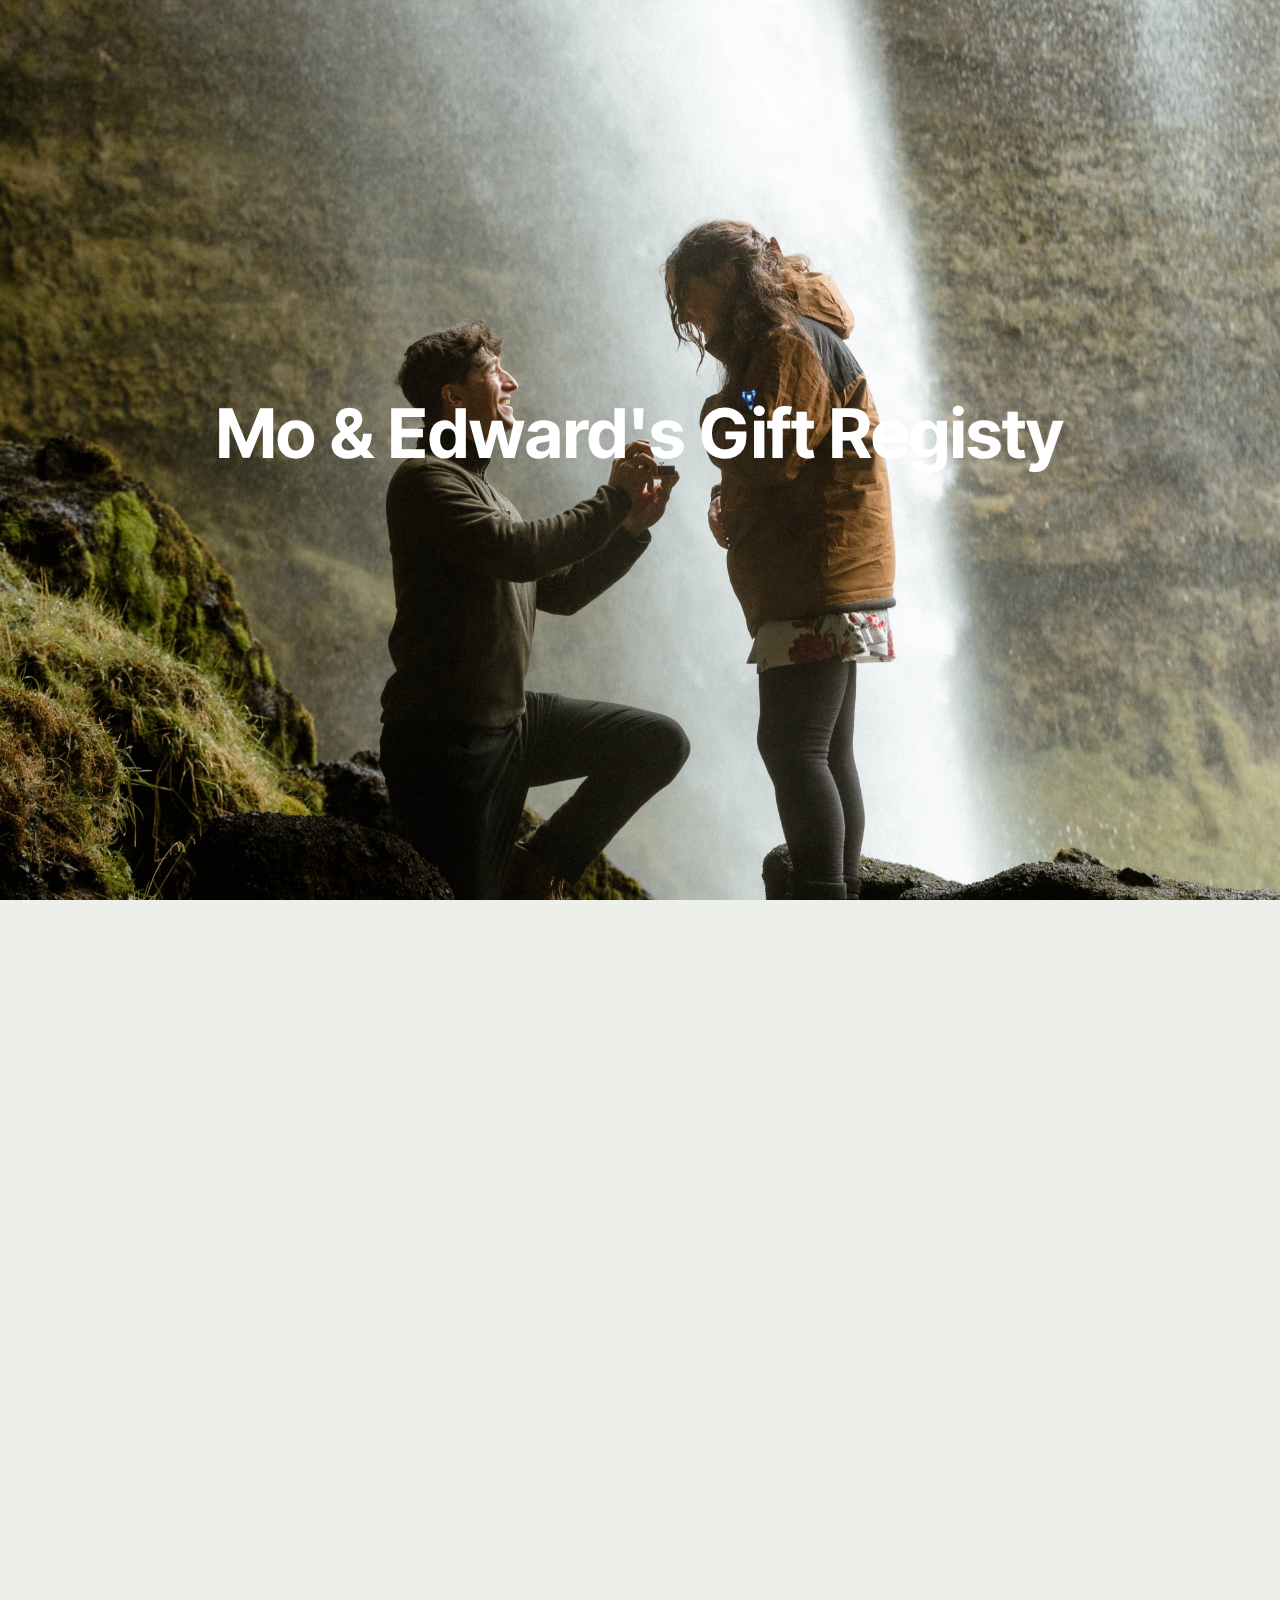
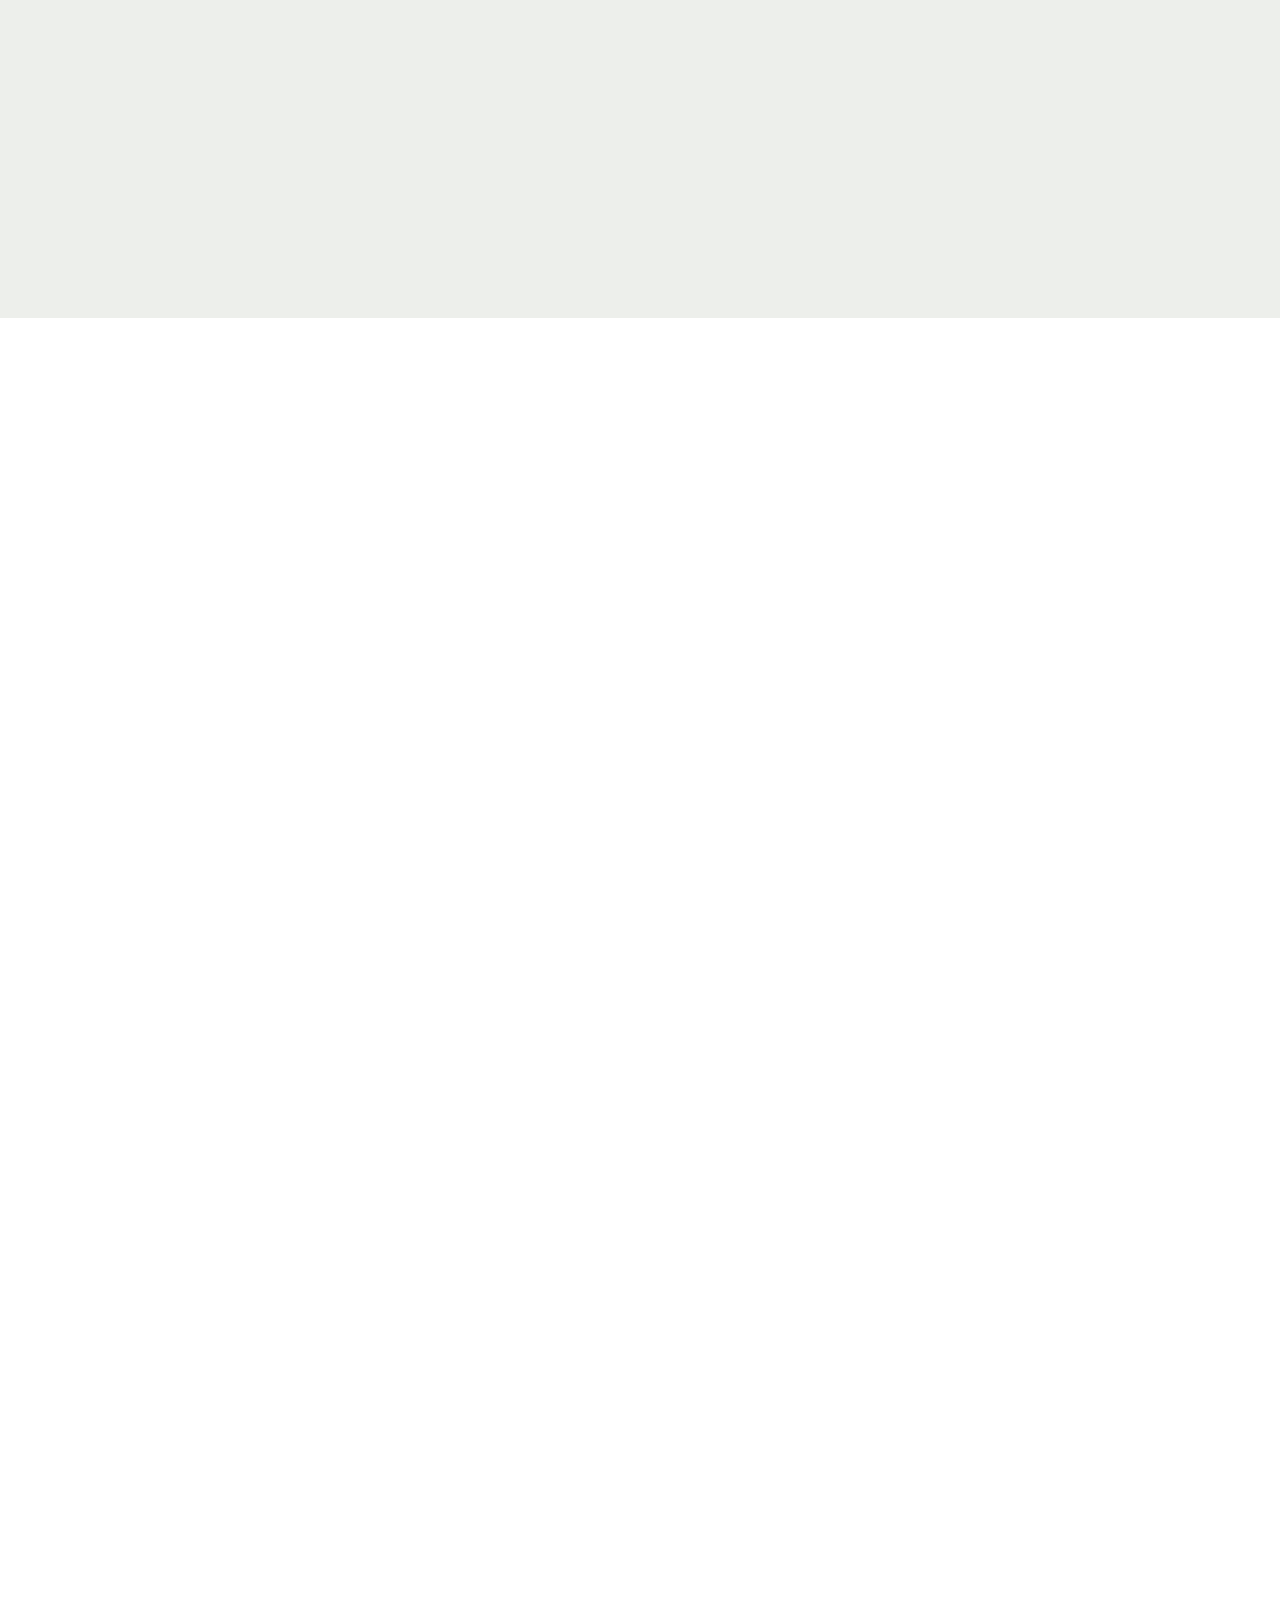
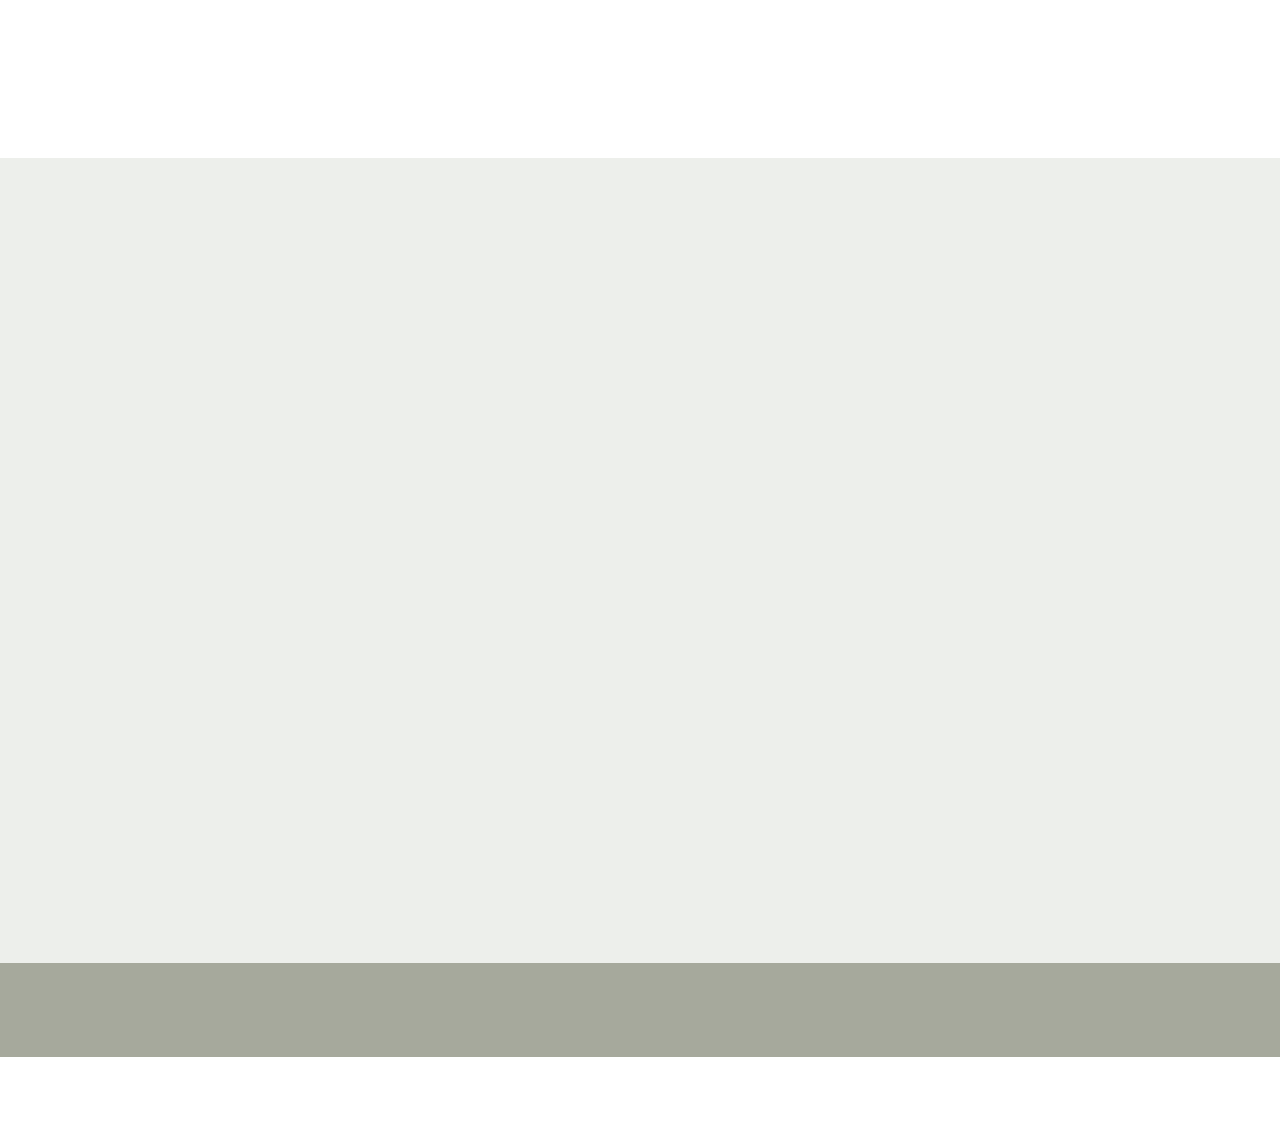
<file: index.html>
<!DOCTYPE html>
<html  >
<head>
  <!-- Site made with Mobirise Website Builder v6.1.4, https://mobirise.com -->
  <meta charset="UTF-8">
  <meta http-equiv="X-UA-Compatible" content="IE=edge">
  <meta name="generator" content="Mobirise v6.1.4, mobirise.com">
  <meta name="viewport" content="width=device-width, initial-scale=1, minimum-scale=1">
  <link rel="shortcut icon" href="assets/images/logo5.png" type="image/x-icon">
  <meta name="description" content="">
  
  
  <title>Mo & Edward</title>
  <link rel="stylesheet" href="assets/bootstrap/css/bootstrap.min.css">
  <link rel="stylesheet" href="assets/parallax/jarallax.css">
  <link rel="stylesheet" href="assets/animatecss/animate.css">
  <link rel="stylesheet" href="assets/theme/css/style.css">
  <link rel="preload" href="https://fonts.googleapis.com/css?family=Inter+Tight:100,200,300,400,500,600,700,800,900,100i,200i,300i,400i,500i,600i,700i,800i,900i&display=swap" as="style" onload="this.onload=null;this.rel='stylesheet'">
  <noscript><link rel="stylesheet" href="https://fonts.googleapis.com/css?family=Inter+Tight:100,200,300,400,500,600,700,800,900,100i,200i,300i,400i,500i,600i,700i,800i,900i&display=swap"></noscript>
  <link rel="preload" as="style" href="assets/mobirise/css/mbr-additional.css?v=bAmaZK"><link rel="stylesheet" href="assets/mobirise/css/mbr-additional.css?v=bAmaZK" type="text/css">

  
  
  
</head>
<body>
  
  <section data-bs-version="5.1" class="header09 startm5 cid-uLM9a17LPj mbr-fullscreen mbr-parallax-background" id="header09-1k">	
    
	
	
	<div class="container-fluid">
		<div class="row">
			<div class="content-wrap col-12 col-md-12">
				<h1 class="mbr-section-title mbr-fonts-style mbr-white mb-4 display-1">
					<strong>Mo &amp; Edward's Gift Registy</strong></h1>
				
				
				
			</div>
		</div>
	</div>
</section>

<section data-bs-version="5.1" class="features4 start cid-uLM9j8oG4P" id="features04-1l">
	
	
	<div class="container">
		<div class="row justify-content-center">
			<div class="col-12 content-head">
				<div class="mbr-section-head mb-5">
					<h4 class="mbr-section-title mbr-fonts-style align-center mb-0 display-2">
						<strong>Ways to Gift</strong></h4>
					
					
				</div>
			</div>
		</div>
		<div class="row">
			<div class="item features-image col-12 col-md-6 col-lg-4">
				<div class="item-wrapper">
					<div class="item-img">
						<img src="assets/images/img-20250923-120624-816x1088.jpeg" alt="">
					</div>
					<div class="item-content">
						<h5 class="item-title mbr-fonts-style display-5">
							<strong>Amazon Gift List</strong></h5>
						<p class="mbr-text mbr-fonts-style display-7">
							A selection of gifts you can confidently bless us with knowing we'll enjoy them!</p>
						<div class="mbr-section-btn item-footer"><a href="https://www.amazon.co.uk/wedding/share/duncan-corke" class="btn item-btn btn-primary display-7" target="_blank">Gift List</a></div>
					</div>

				</div>
			</div>
			<div class="item features-image col-12 col-md-6 col-lg-4">
				<div class="item-wrapper">
					<div class="item-img">
						<img src="assets/images/img-20220729-185034-816x1088.jpg" alt="">
					</div>
					<div class="item-content">
						<h5 class="item-title mbr-fonts-style display-5"><strong>Cash Gifts</strong></h5>
						<p class="mbr-text mbr-fonts-style display-7">If you'd like to contribute to a particular moment of our wedding, honeymoon or new home, we've set up some donation pots.</p>
						<div class="mbr-section-btn item-footer"><a href="index.html#features04-1y" class="btn item-btn btn-primary display-7">Contribution Pots</a></div>
					</div>
				</div>
			</div>
			<div class="item features-image col-12 col-md-6 col-lg-4">
				<div class="item-wrapper">
					<div class="item-img">
						<img src="assets/images/img-20250809-160004-816x1088.jpeg" alt="">
					</div>
					<div class="item-content">
						<h5 class="item-title mbr-fonts-style display-5">
							<strong>Your Presence</strong></h5>
						<p class="mbr-text mbr-fonts-style display-7">Your friendship and having you there on our special day is a gift in itself. Here's a link to RSVP if you haven't already.<br>
						</p>
						<div class="mbr-section-btn item-footer"><a href="https://withjoy.com/duncan-corke/" class="btn item-btn btn-primary display-7" target="_blank">RSVP</a></div>
					</div>
				</div>
			</div>
		</div>
	</div>
</section>

<section data-bs-version="5.1" class="gallery4 cid-v5idwQGfmr" id="gallery04-1u">
  
  
  <div class="container-fluid gallery-wrapper">
    <div class="row justify-content-center">
      <div class="col-12 content-head">
        
      </div>
    </div>
    <div class="grid-container">
      <div class="grid-container-1" style="transform: translate3d(-200px, 0px, 0px);">
        <div class="grid-item">
          <img src="assets/images/ie2-7801-1800x1200.jpg" alt="">
        </div>
        <div class="grid-item">
          <img src="assets/images/ie2-7970-1800x1200.jpg" alt="">
        </div>
        <div class="grid-item">
          <img src="assets/images/ie2-7396-1800x1200.jpg" alt="">
        </div>
        <div class="grid-item">
          <img src="assets/images/ie2-7626-1152x768.jpg" alt="">
        </div>
      </div>
      <div class="grid-container-2" style="transform: translate3d(-70px, 0px, 0px);">
        <div class="grid-item">
          <img src="assets/images/img-20251017-225045-1152x864.jpg" alt="">
        </div>
        <div class="grid-item">
          <img src="assets/images/img-20210902-165826-1800x1350.jpg" alt="">
        </div>
        <div class="grid-item">
          <img src="assets/images/img-20221128-174136-1800x1350.jpg" alt="">
        </div>
        <div class="grid-item">
          <img src="assets/images/img-20220404-182508-1800x1350.jpg" alt="">
        </div>
      </div>
    </div>
  </div>
</section>

<section data-bs-version="5.1" class="gallery4 cid-v5ieTJYIxo" id="gallery04-1w">
  
  
  <div class="container-fluid gallery-wrapper">
    <div class="row justify-content-center">
      <div class="col-12 content-head">
        
      </div>
    </div>
    <div class="grid-container">
      <div class="grid-container-1" style="transform: translate3d(-200px, 0px, 0px);">
        <div class="grid-item">
          <img src="assets/images/img-8011-1800x2151.jpg" alt="">
        </div>
        <div class="grid-item">
          <img src="assets/images/img-20220404-182445-1800x2400.jpg" alt="">
        </div>
        <div class="grid-item">
          <img src="assets/images/img-20220404-180735-1800x2400.jpg" alt="">
        </div>
        <div class="grid-item">
          <img src="assets/images/img-20220819-223139-1800x2400.jpg" alt="">
        </div>
      </div>
      <div class="grid-container-2" style="transform: translate3d(-70px, 0px, 0px);">
        <div class="grid-item">
          <img src="assets/images/img-20220725-193849-1800x1350.jpg" alt="">
        </div>
        <div class="grid-item">
          <img src="assets/images/img-20250907-144056-1800x1350.jpg" alt="">
        </div>
        <div class="grid-item">
          <img src="assets/images/img-20221214-125915-1800x1350.jpg" alt="">
        </div>
        <div class="grid-item">
          <img src="assets/images/img-20230830-215350-1800x1350.jpg" alt="">
        </div>
      </div>
    </div>
  </div>
</section>

<section data-bs-version="5.1" class="features4 start cid-v5GsT9so6F" id="features04-1y">
	
	
	<div class="container">
		<div class="row justify-content-center">
			<div class="col-12 content-head">
				<div class="mbr-section-head mb-5">
					<h4 class="mbr-section-title mbr-fonts-style align-center mb-0 display-2"><strong>Contribution Pots</strong></h4>
					
					
				</div>
			</div>
		</div>
		<div class="row">
			
			<div class="item features-image col-12 col-md-6 col-lg-4 active">
				<div class="item-wrapper">
					<div class="item-img">
						<img src="assets/images/home202-816x816.png" alt="Mobirise Website Builder" data-slide-to="0" data-bs-slide-to="0">
					</div>
					<div class="item-content">
						
						
						<div class="mbr-section-btn item-footer"><a href="https://www.paypal.com/pool/9kZgIQK4Ee?sr=wccr" class="btn item-btn btn-primary display-7" target="_blank">New Home</a></div>
					</div>
				</div>
			</div><div class="item features-image col-12 col-md-6 col-lg-4">
				<div class="item-wrapper">
					<div class="item-img">
						<img src="assets/images/arch-816x816.png" alt="" data-slide-to="1" data-bs-slide-to="1">
					</div>
					<div class="item-content">
						
						
						<div class="mbr-section-btn item-footer"><a href="https://www.paypal.com/pool/9kbYSGgmuC?sr=wccr" class="btn item-btn btn-primary display-7" target="_blank">Wedding</a></div>
					</div>

				</div>
			</div>
			<div class="item features-image col-12 col-md-6 col-lg-4">
				<div class="item-wrapper">
					<div class="item-img">
						<img src="assets/images/sunbed-816x816.png" alt="">
					</div>
					<div class="item-content">
						
						
						<div class="mbr-section-btn item-footer"><a href="https://www.paypal.com/pool/9kZgNxpjQj?sr=wccr" class="btn item-btn btn-primary display-7" target="_blank">Honeymoon</a></div>
					</div>
				</div>
			</div>
		</div>
	</div>
</section>

<section data-bs-version="5.1" class="footer4 cid-v32qmOpLcP" once="footers" id="footer04-1s">

    

    

    <div class="container">
        <div class="media-container-row align-center mbr-white">
            <div class="col-12">
                <p class="mbr-text mb-0 mbr-fonts-style display-7">duncancorke@gmail.com</p>
            </div>
        </div>
    </div>
</section><section class="display-7" style="padding: 0;align-items: center;justify-content: center;flex-wrap: wrap;    align-content: center;display: flex;position: relative;height: 4rem;"><a href="https://mobiri.se/" style="flex: 1 1;height: 4rem;position: absolute;width: 100%;z-index: 1;"><img alt="" style="height: 4rem;" src="[data-uri]"></a><p style="margin: 0;text-align: center;" class="display-7">&#8204;</p><a style="z-index:1" href="https://mobirise.com/offline-website-builder.html">Offline Website Creator</a></section><script src="assets/bootstrap/js/bootstrap.bundle.min.js"></script>  <script src="assets/parallax/jarallax.js"></script>  <script src="assets/smoothscroll/smooth-scroll.js"></script>  <script src="assets/ytplayer/index.js"></script>  <script src="assets/scrollgallery/scroll-gallery.js"></script>  <script src="assets/theme/js/script.js"></script>  
  
  
  <input name="animation" type="hidden">
  </body>
</html>
</file>
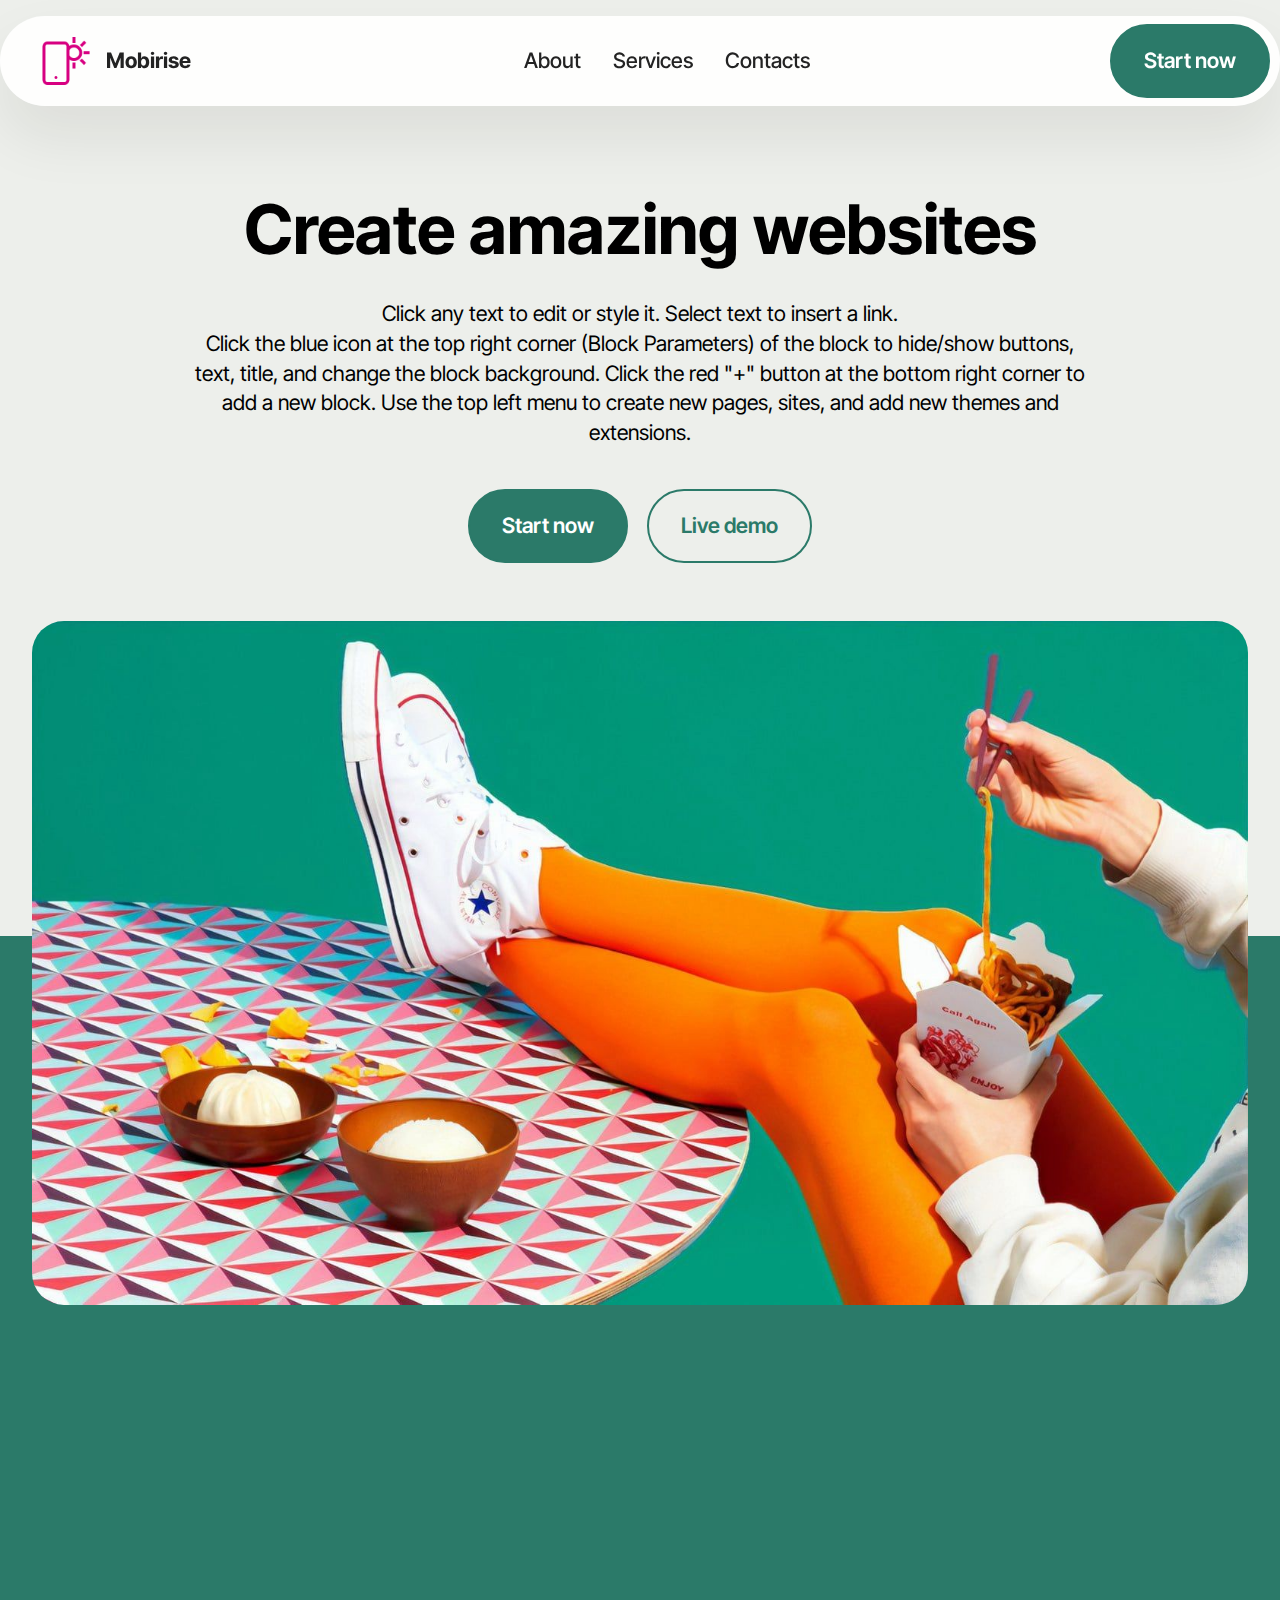
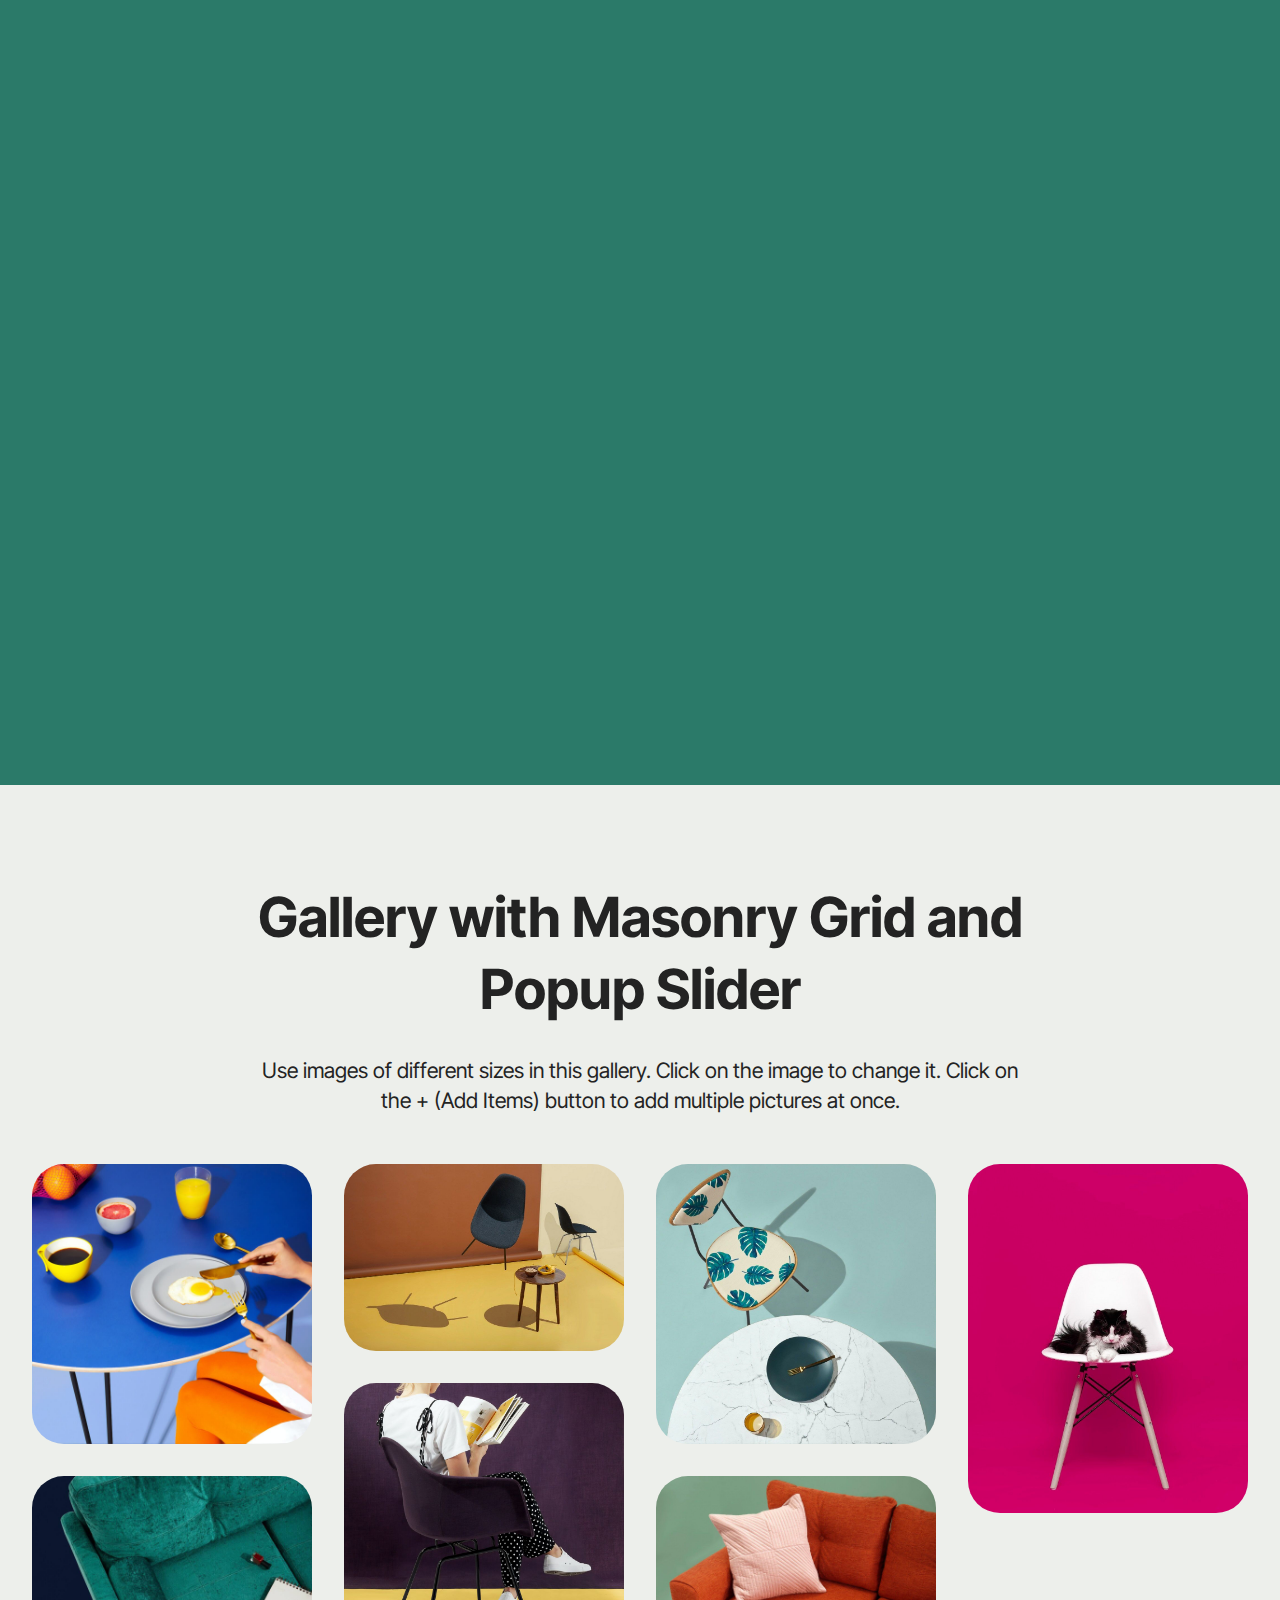
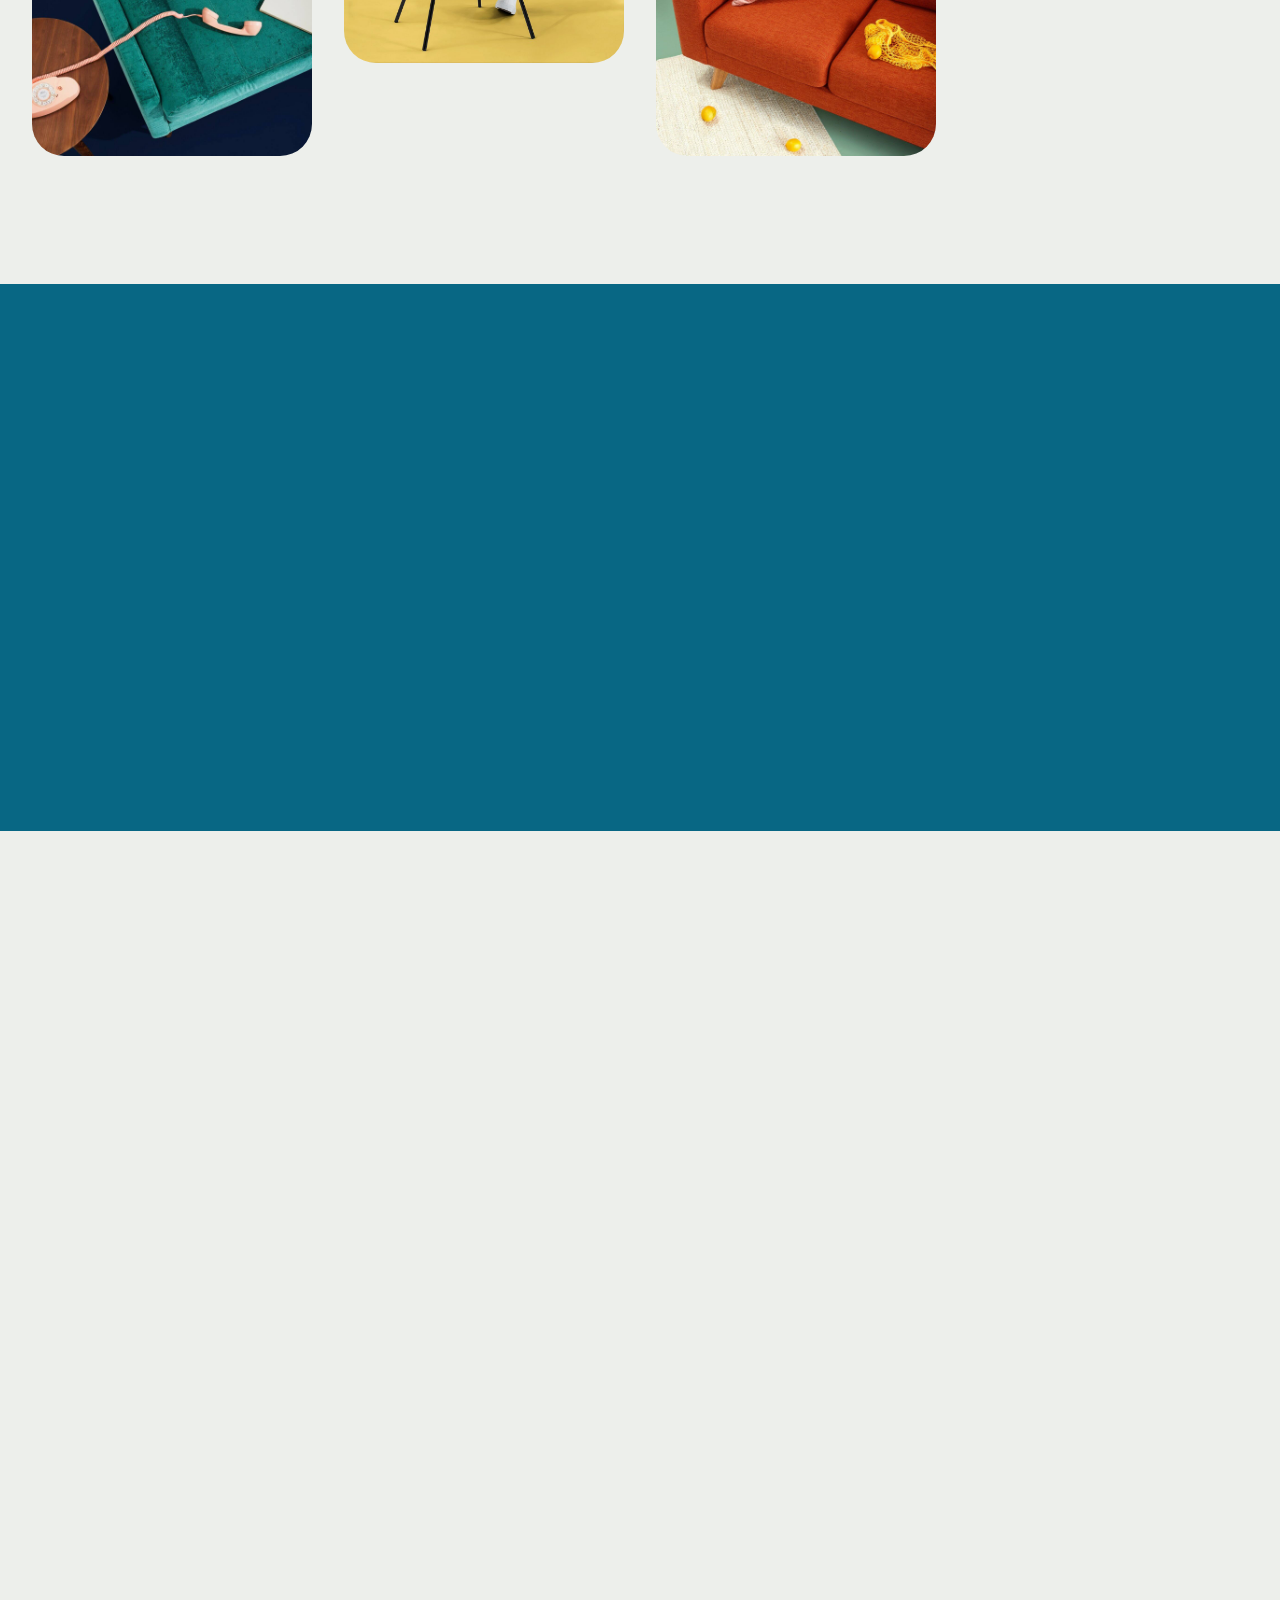
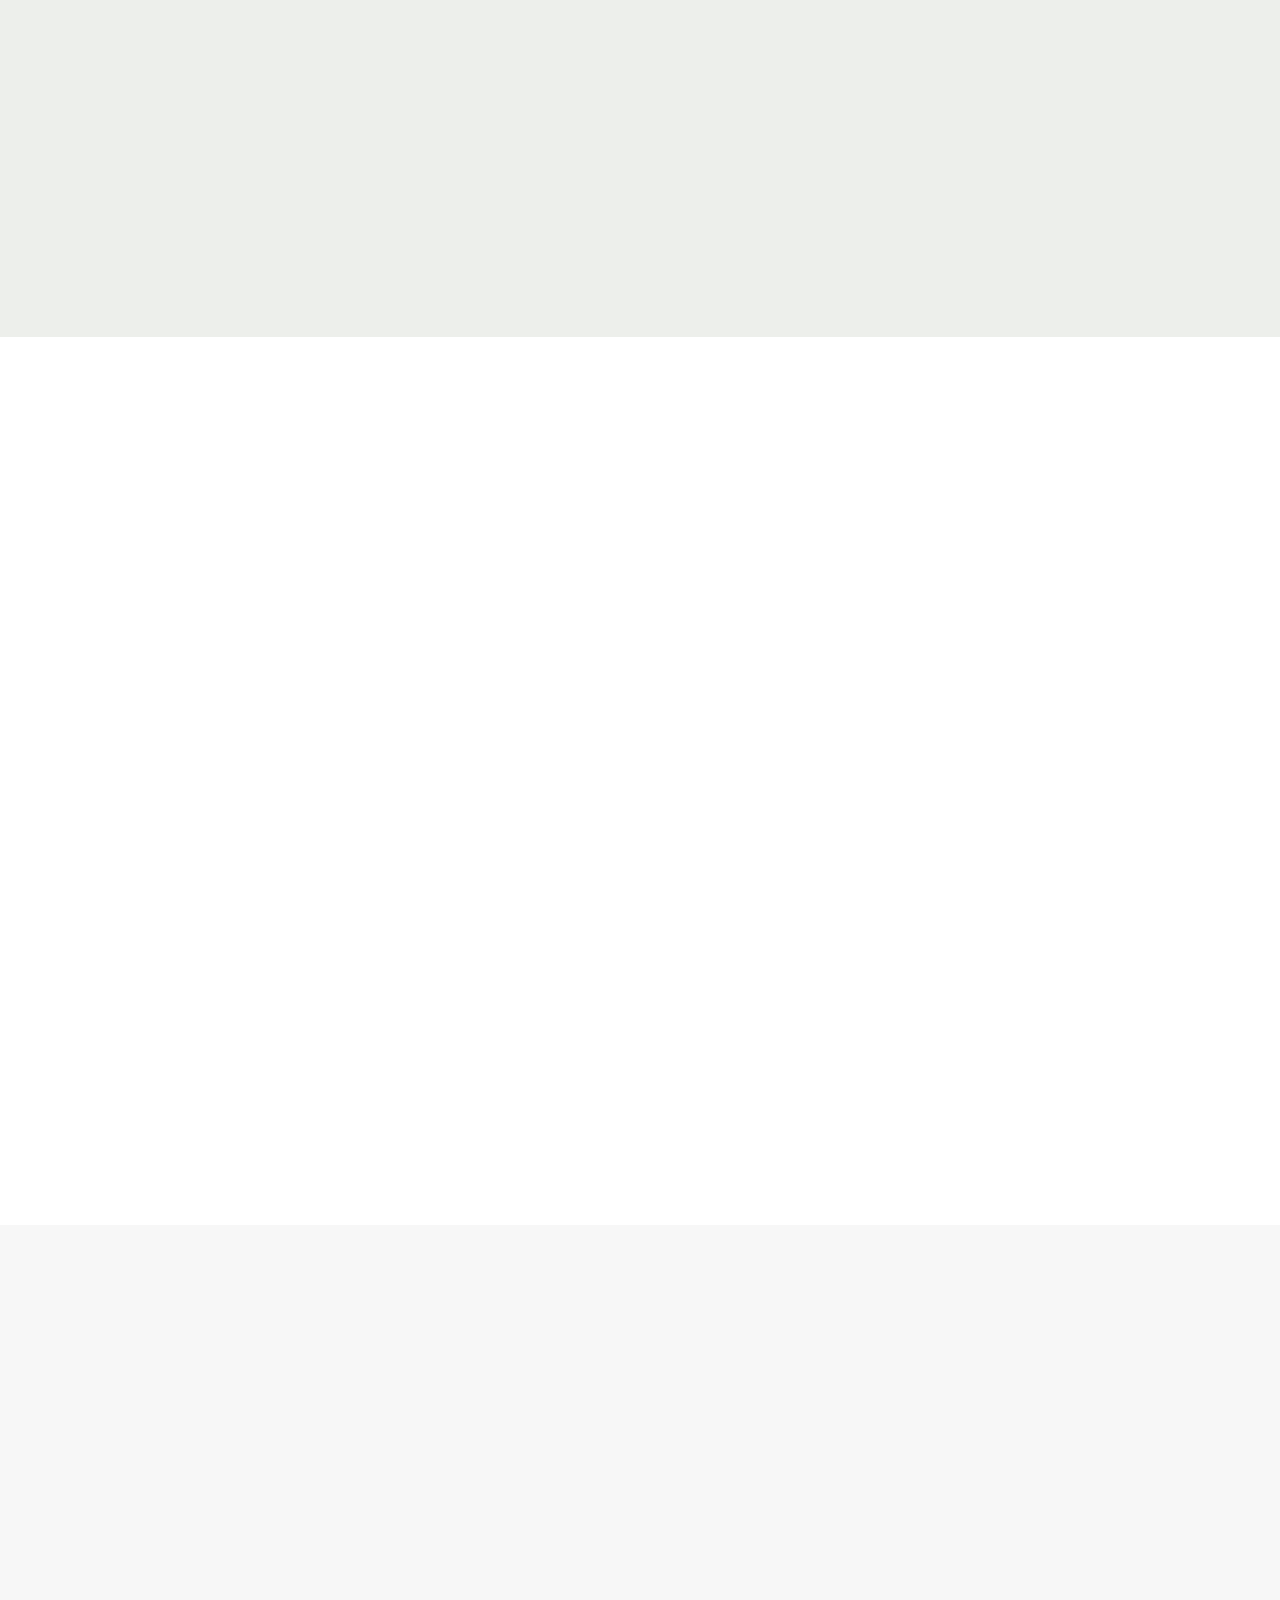
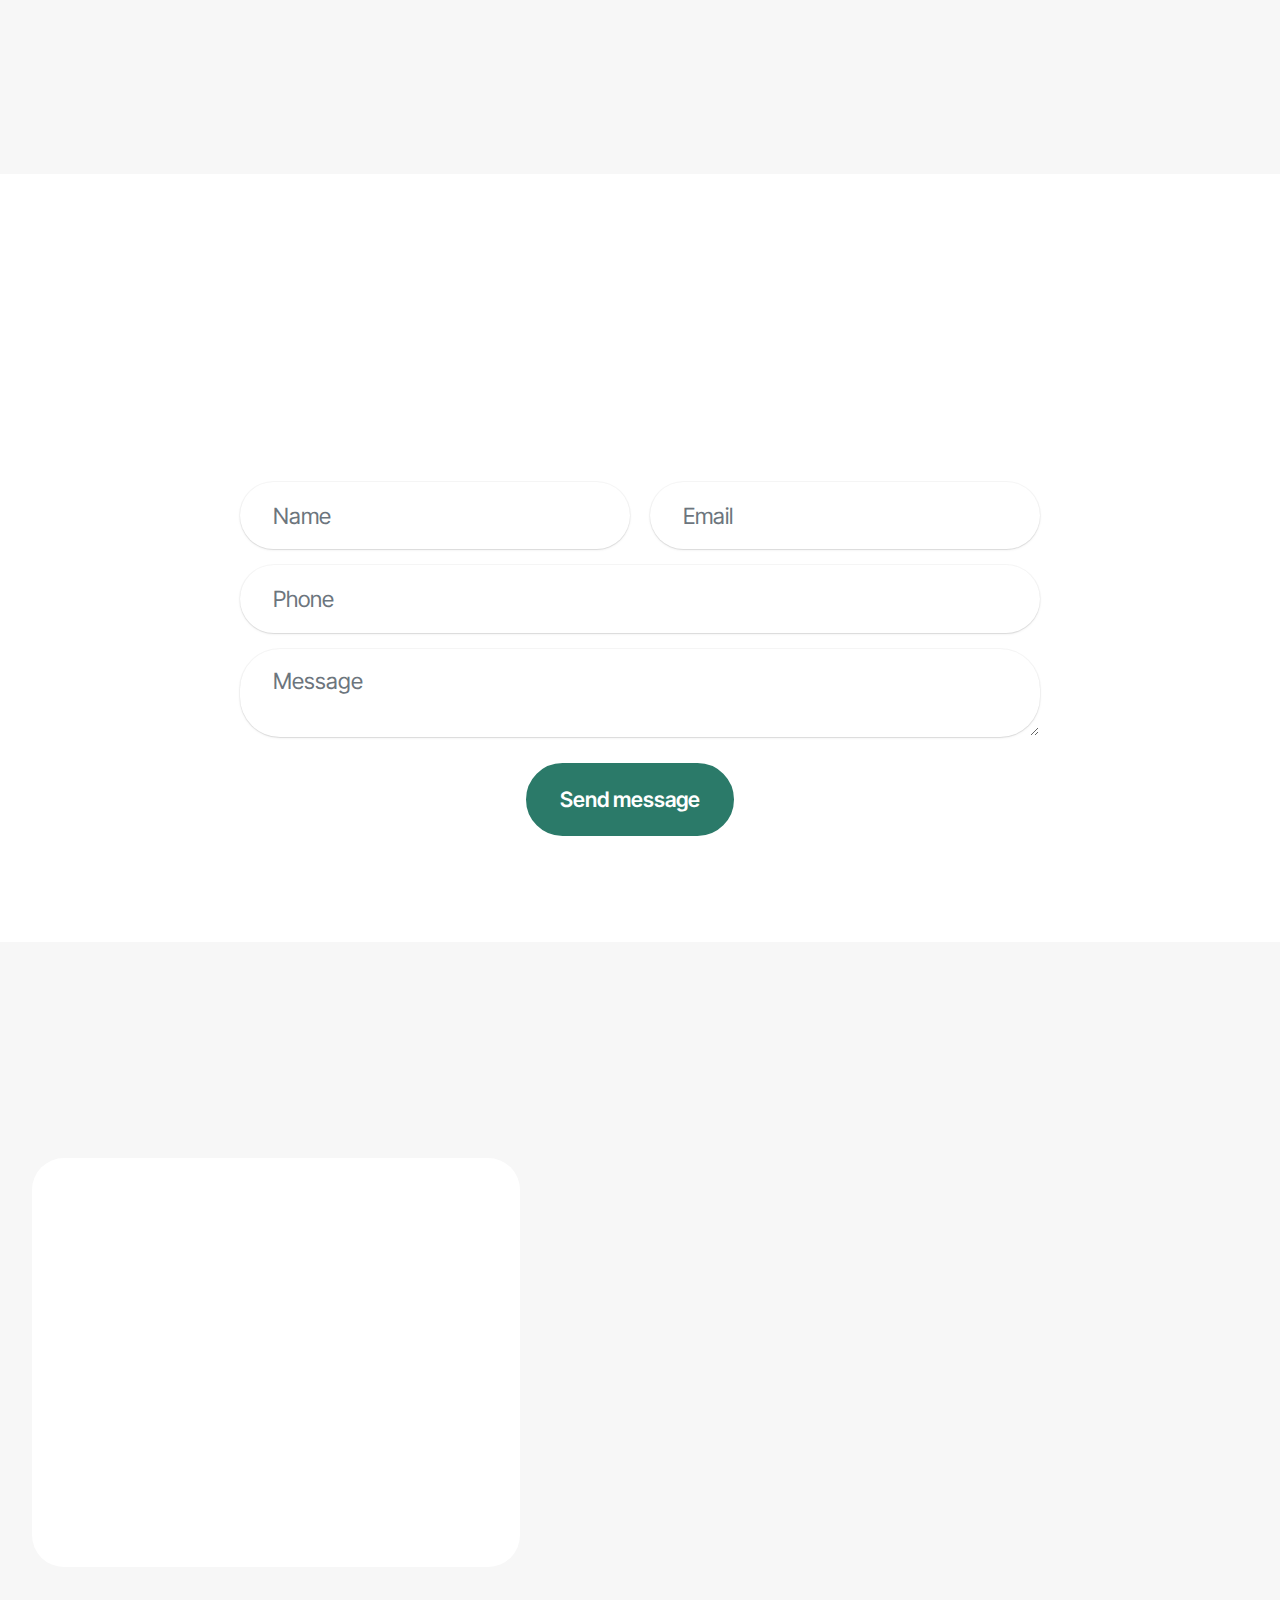
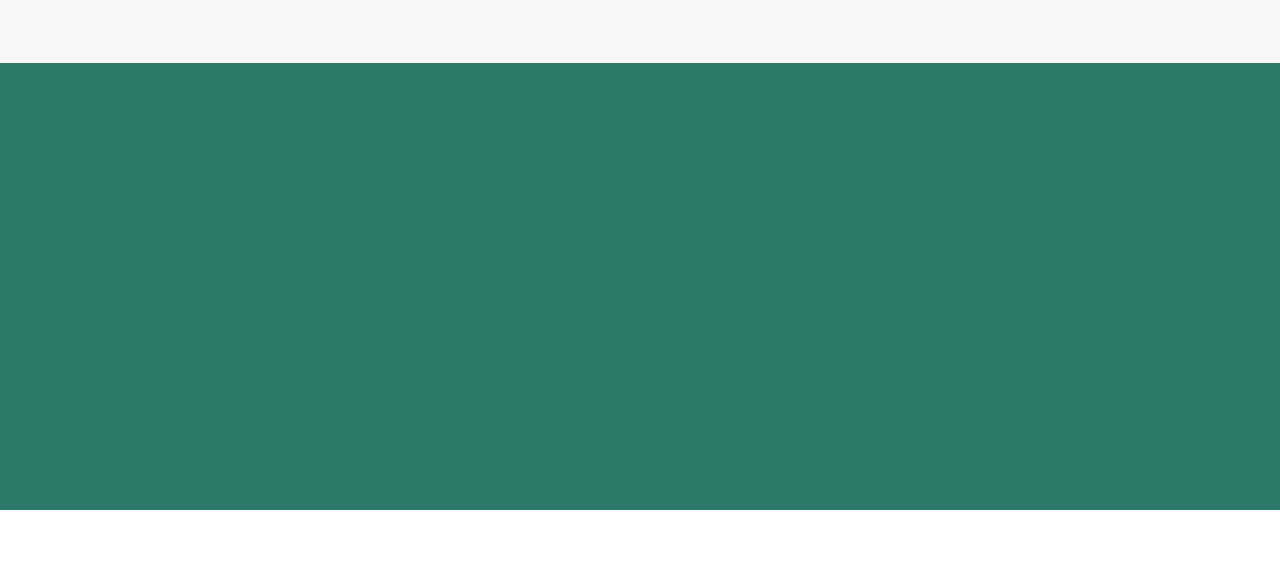
<file: duncancorke/index.html>
<!DOCTYPE html>
<html  >
<head>
  <!-- Site made with Mobirise Website Builder v6.0.5, https://mobirise.com -->
  <meta charset="UTF-8">
  <meta http-equiv="X-UA-Compatible" content="IE=edge">
  <meta name="generator" content="Mobirise v6.0.5, mobirise.com">
  <meta name="viewport" content="width=device-width, initial-scale=1, minimum-scale=1">
  <link rel="shortcut icon" href="assets/images/logo.png" type="image/x-icon">
  <meta name="description" content="">
  
  
  <title>Home</title>
  <link rel="stylesheet" href="assets/web/assets/mobirise-icons2/mobirise2.css">
  <link rel="stylesheet" href="assets/bootstrap/css/bootstrap.min.css">
  <link rel="stylesheet" href="assets/bootstrap/css/bootstrap-grid.min.css">
  <link rel="stylesheet" href="assets/bootstrap/css/bootstrap-reboot.min.css">
  <link rel="stylesheet" href="assets/animatecss/animate.css">
  <link rel="stylesheet" href="assets/dropdown/css/style.css">
  <link rel="stylesheet" href="assets/socicon/css/styles.css">
  <link rel="stylesheet" href="assets/theme/css/style.css">
  <link rel="stylesheet" href="assets/gallery/style.css">
  <link rel="preload" href="https://fonts.googleapis.com/css?family=Inter+Tight:100,200,300,400,500,600,700,800,900,100i,200i,300i,400i,500i,600i,700i,800i,900i&display=swap" as="style" onload="this.onload=null;this.rel='stylesheet'">
  <noscript><link rel="stylesheet" href="https://fonts.googleapis.com/css?family=Inter+Tight:100,200,300,400,500,600,700,800,900,100i,200i,300i,400i,500i,600i,700i,800i,900i&display=swap"></noscript>
  <link rel="preload" as="style" href="assets/mobirise/css/mbr-additional.css?v=xzwfMl"><link rel="stylesheet" href="assets/mobirise/css/mbr-additional.css?v=xzwfMl" type="text/css">

  
  
  
</head>
<body>
  
  <section data-bs-version="5.1" class="menu menu2 cid-tJS6tZXiPa" once="menu" id="menu02-0">
	

	<nav class="navbar navbar-dropdown navbar-fixed-top navbar-expand-lg">
		<div class="container">
			<div class="navbar-brand">
				<span class="navbar-logo">
					<a href="https://mobirise.com">
						<img src="assets/images/logo.png" alt="Mobirise Website Builder" style="height: 3rem;">
					</a>
				</span>
				<span class="navbar-caption-wrap"><a class="navbar-caption text-black text-primary display-4" href="index.html#header05-1">Mobirise</a></span>
			</div>
			<button class="navbar-toggler" type="button" data-toggle="collapse" data-bs-toggle="collapse" data-target="#navbarSupportedContent" data-bs-target="#navbarSupportedContent" aria-controls="navbarNavAltMarkup" aria-expanded="false" aria-label="Toggle navigation">
				<div class="hamburger">
					<span></span>
					<span></span>
					<span></span>
					<span></span>
				</div>
			</button>
			<div class="collapse navbar-collapse" id="navbarSupportedContent">
				<ul class="navbar-nav nav-dropdown" data-app-modern-menu="true"><li class="nav-item">
						<a class="nav-link link text-black text-primary display-4" href="index.html#header01-7">About</a>
					</li>
					<li class="nav-item">
						<a class="nav-link link text-black text-primary display-4" href="index.html#features04-w" aria-expanded="false">Services</a>
					</li>
					<li class="nav-item">
						<a class="nav-link link text-black text-primary display-4" href="index.html#contacts02-9">Contacts</a>
					</li></ul>
				
				<div class="navbar-buttons mbr-section-btn"><a class="btn btn-primary display-4" href="index.html#form02-6"> Start now</a></div>
			</div>
		</div>
	</nav>
</section>

<section data-bs-version="5.1" class="header5 cid-tJS6uM4N87" id="header05-1">
	

	
	
	<div class="topbg"></div>
	<div class="align-center container">
		<div class="row justify-content-center">
			<div class="col-md-12 col-lg-9">
				<h1 class="mbr-section-title mbr-fonts-style mb-4 display-1"><strong>Create amazing websites</strong></h1>
				<p class="mbr-text mbr-fonts-style mb-4 display-7">Click any text to edit or style it. Select text to insert a link.
<br>Click the blue icon at the top right corner (Block Parameters) of the block to hide/show buttons, text, title, and change the block background. Click the red "+" button at the bottom right corner to add a new block. Use the top left menu to create new pages, sites, and add new themes and extensions.</p>
				<div class="mbr-section-btn mt-3"><a class="btn btn-primary display-7" href="index.html#form02-6">Start now</a> <a class="btn btn-primary-outline display-7" href="index.html#gallery02-v">Live demo</a></div>
			</div>
		</div>
		<div class="row mt-5 justify-content-center">
			<div class="col-12 col-lg-12">
				<img src="assets/images/11.jpg" alt="Mobirise Website Builder" title="">
			</div>
		</div>
	</div>
</section>

<section data-bs-version="5.1" class="features4 cid-tMlEXTHLbS" id="features04-w">
	
	
	<div class="container">
		<div class="row justify-content-center">
			<div class="col-12 content-head">
				<div class="mbr-section-head mb-5">
					<h4 class="mbr-section-title mbr-fonts-style align-center mb-0 display-2"><strong>Our Services</strong></h4>
					<h5 class="mbr-section-subtitle mbr-fonts-style align-center mb-0 mt-4 display-7">Hover over pictures to add more cards or rearrange them with the Tools panel. Add multiple cards by selecting multiple images. You can set the number of columns in Block Parameters.</h5>
					
				</div>
			</div>
		</div>
		<div class="row">
			<div class="item features-image col-12 col-md-6 col-lg-4">
				<div class="item-wrapper">
					<div class="item-img">
						<img src="assets/images/gallery03.jpg" alt="Mobirise Website Builder">
					</div>
					<div class="item-content">
						<h5 class="item-title mbr-fonts-style display-5">
							<strong>Marketing</strong>
						</h5>
						
						<p class="mbr-text mbr-fonts-style display-7">
							Service Description. You can show/hide the title, subtitle, text, button in the Block Parameters
						</p>
						<div class="mbr-section-btn item-footer"><a href="" class="btn item-btn btn-primary display-7">Learn more</a></div>
					</div>

				</div>
			</div>
			<div class="item features-image col-12 col-md-6 col-lg-4">
				<div class="item-wrapper">
					<div class="item-img">
						<img src="assets/images/gallery05.jpg" alt="Mobirise Website Builder">
					</div>
					<div class="item-content">
						<h5 class="item-title mbr-fonts-style display-5">
							<strong>Promotion</strong>
						</h5>
						
						<p class="mbr-text mbr-fonts-style display-7">
							Service Description. You can show/hide the title, subtitle, text, button in the Block Parameters
						</p>
						<div class="mbr-section-btn item-footer"><a href="" class="btn item-btn btn-primary display-7">Learn more</a></div>
					</div>
				</div>
			</div>
			<div class="item features-image col-12 col-md-6 col-lg-4">
				<div class="item-wrapper">
					<div class="item-img">
						<img src="assets/images/gallery02.jpg" alt="Mobirise Website Builder">
					</div>
					<div class="item-content">
						<h5 class="item-title mbr-fonts-style display-5">
							<strong>Branding</strong>
						</h5>
						
						<p class="mbr-text mbr-fonts-style display-7">
							Service Description. You can show/hide the title, subtitle, text, button in the Block Parameters<br>
						</p>
						<div class="mbr-section-btn item-footer"><a href="" class="btn item-btn btn-primary display-7">Learn more</a></div>
					</div>
				</div>
			</div>
		</div>
	</div>
</section>

<section data-bs-version="5.1" class="gallery1 mbr-gallery cid-tMlDYtQ5fF" id="gallery02-v">
    

    
    

    <div class="container-fluid">
        <div class="row justify-content-center">
            <div class="col-12 content-head">
                <div class="mbr-section-head mb-5">
                    <h3 class="mbr-section-title mbr-fonts-style align-center m-0 display-2"><strong>Gallery with Masonry Grid and Popup Slider</strong></h3>
                    <h4 class="mbr-section-subtitle mbr-fonts-style align-center mb-0 mt-4 display-7">Use images of different sizes in this gallery. Click on the image to change it. Click on the + (Add Items) button to add multiple pictures at once.</h4>
                </div>
            </div>
        </div>
        <div class="row mbr-gallery mbr-masonry" data-masonry="{&quot;percentPosition&quot;: true }">
            <div class="col-12 col-md-6 col-lg-3 item gallery-image">
                <div class="item-wrapper" data-toggle="modal" data-bs-toggle="modal" data-target="#uLLTSbbDum-modal" data-bs-target="#uLLTSbbDum-modal">
                    <img class="w-100" src="assets/images/gallery03.jpg" alt="Mobirise Website Builder" data-slide-to="0" data-bs-slide-to="0" data-target="#lb-uLLTSbbDum" data-bs-target="#lb-uLLTSbbDum">
                    <div class="icon-wrapper">
                        <span class="mobi-mbri mobi-mbri-search mbr-iconfont mbr-iconfont-btn"></span>
                    </div>
                </div>
                
            </div>
            <div class="col-12 col-md-6 col-lg-3 item gallery-image">
                <div class="item-wrapper" data-toggle="modal" data-bs-toggle="modal" data-target="#uLLTSbbDum-modal" data-bs-target="#uLLTSbbDum-modal">
                    <img class="w-100" src="assets/images/gallery13.jpg" alt="Mobirise Website Builder" data-slide-to="1" data-bs-slide-to="1" data-target="#lb-uLLTSbbDum" data-bs-target="#lb-uLLTSbbDum">
                    <div class="icon-wrapper">
                        <span class="mobi-mbri mobi-mbri-search mbr-iconfont mbr-iconfont-btn"></span>
                    </div>
                </div>
                
            </div>
            <div class="col-12 col-md-6 col-lg-3 item gallery-image">
                <div class="item-wrapper" data-toggle="modal" data-bs-toggle="modal" data-target="#uLLTSbbDum-modal" data-bs-target="#uLLTSbbDum-modal">
                    <img class="w-100" src="assets/images/gallery10.jpg" alt="Mobirise Website Builder" data-slide-to="2" data-bs-slide-to="2" data-target="#lb-uLLTSbbDum" data-bs-target="#lb-uLLTSbbDum">
                    <div class="icon-wrapper">
                        <span class="mobi-mbri mobi-mbri-search mbr-iconfont mbr-iconfont-btn"></span>
                    </div>
                </div>
                
            </div>
            <div class="col-12 col-md-6 col-lg-3 item gallery-image">
                <div class="item-wrapper" data-toggle="modal" data-bs-toggle="modal" data-target="#uLLTSbbDum-modal" data-bs-target="#uLLTSbbDum-modal">
                    <img class="w-100" src="assets/images/gallery08.jpg" alt="Mobirise Website Builder" data-slide-to="3" data-bs-slide-to="3" data-target="#lb-uLLTSbbDum" data-bs-target="#lb-uLLTSbbDum">
                    <div class="icon-wrapper">
                        <span class="mobi-mbri mobi-mbri-search mbr-iconfont mbr-iconfont-btn"></span>
                    </div>
                </div>
                
            </div>
            <div class="col-12 col-md-6 col-lg-3 item gallery-image">
                <div class="item-wrapper" data-toggle="modal" data-bs-toggle="modal" data-target="#uLLTSbbDum-modal" data-bs-target="#uLLTSbbDum-modal">
                    <img class="w-100" src="assets/images/gallery06.jpg" alt="Mobirise Website Builder" data-slide-to="4" data-bs-slide-to="4" data-target="#lb-uLLTSbbDum" data-bs-target="#lb-uLLTSbbDum">
                    <div class="icon-wrapper">
                        <span class="mobi-mbri mobi-mbri-search mbr-iconfont mbr-iconfont-btn"></span>
                    </div>
                </div>
                
            </div>
            <div class="col-12 col-md-6 col-lg-3 item gallery-image">
                <div class="item-wrapper" data-toggle="modal" data-bs-toggle="modal" data-target="#uLLTSbbDum-modal" data-bs-target="#uLLTSbbDum-modal">
                    <img class="w-100" src="assets/images/gallery02.jpg" alt="Mobirise Website Builder" data-slide-to="5" data-bs-slide-to="5" data-target="#lb-uLLTSbbDum" data-bs-target="#lb-uLLTSbbDum">
                    <div class="icon-wrapper">
                        <span class="mobi-mbri mobi-mbri-search mbr-iconfont mbr-iconfont-btn"></span>
                    </div>
                </div>
                
            </div>
            <div class="col-12 col-md-6 col-lg-3 item gallery-image">
                <div class="item-wrapper" data-toggle="modal" data-bs-toggle="modal" data-target="#uLLTSbbDum-modal" data-bs-target="#uLLTSbbDum-modal">
                    <img class="w-100" src="assets/images/gallery01.jpg" alt="Mobirise Website Builder" data-slide-to="6" data-bs-slide-to="6" data-target="#lb-uLLTSbbDum" data-bs-target="#lb-uLLTSbbDum">
                    <div class="icon-wrapper">
                        <span class="mobi-mbri mobi-mbri-search mbr-iconfont mbr-iconfont-btn"></span>
                    </div>
                </div>
                
            </div>
        </div>

        <div class="modal mbr-slider" tabindex="-1" role="dialog" aria-hidden="true" id="uLLTSbbDum-modal">
            <div class="modal-dialog" role="document">
                <div class="modal-content">
                    <div class="modal-body">
                        <div class="carousel slide" id="lb-uLLTSbbDum" data-interval="5000" data-bs-interval="5000">
                            <div class="carousel-inner">
                                <div class="carousel-item active">
                                    <img class="d-block w-100" src="assets/images/gallery03.jpg" alt="Mobirise Website Builder">
                                </div>
                                <div class="carousel-item">
                                    <img class="d-block w-100" src="assets/images/gallery13.jpg" alt="Mobirise Website Builder">
                                </div>
                                <div class="carousel-item">
                                    <img class="d-block w-100" src="assets/images/gallery10.jpg" alt="Mobirise Website Builder">
                                </div>
                                <div class="carousel-item">
                                    <img class="d-block w-100" src="assets/images/gallery08.jpg" alt="Mobirise Website Builder">
                                </div>
                                <div class="carousel-item">
                                    <img class="d-block w-100" src="assets/images/gallery06.jpg" alt="Mobirise Website Builder">
                                </div>
                                <div class="carousel-item">
                                    <img class="d-block w-100" src="assets/images/gallery02.jpg" alt="Mobirise Website Builder">
                                </div>
                                <div class="carousel-item">
                                    <img class="d-block w-100" src="assets/images/gallery01.jpg" alt="Mobirise Website Builder">
                                </div>
                            </div>
                            <ol class="carousel-indicators">
                                <li data-slide-to="0" data-bs-slide-to="0" class="active" data-target="#lb-uLLTSbbDum" data-bs-target="#lb-uLLTSbbDum"></li>
                                <li data-slide-to="1" data-bs-slide-to="1" data-target="#lb-uLLTSbbDum" data-bs-target="#lb-uLLTSbbDum"></li>
                                <li data-slide-to="2" data-bs-slide-to="2" data-target="#lb-uLLTSbbDum" data-bs-target="#lb-uLLTSbbDum"></li>
                                <li data-slide-to="3" data-bs-slide-to="3" data-target="#lb-uLLTSbbDum" data-bs-target="#lb-uLLTSbbDum"></li>
                                <li data-slide-to="4" data-bs-slide-to="4" data-target="#lb-uLLTSbbDum" data-bs-target="#lb-uLLTSbbDum"></li>
                                <li data-slide-to="5" data-bs-slide-to="5" data-target="#lb-uLLTSbbDum" data-bs-target="#lb-uLLTSbbDum"></li>
                                <li data-slide-to="6" data-bs-slide-to="6" data-target="#lb-uLLTSbbDum" data-bs-target="#lb-uLLTSbbDum"></li>
                            </ol>
                            <a role="button" href="" class="close" data-dismiss="modal" data-bs-dismiss="modal" aria-label="Close">
                            </a>
                            <a class="carousel-control-prev carousel-control" role="button" data-slide="prev" data-bs-slide="prev" href="#lb-uLLTSbbDum">
                                <span class="mobi-mbri mobi-mbri-arrow-prev" aria-hidden="true"></span>
                                <span class="sr-only visually-hidden">Previous</span>
                            </a>
                            <a class="carousel-control-next carousel-control" role="button" data-slide="next" data-bs-slide="next" href="#lb-uLLTSbbDum">
                                <span class="mobi-mbri mobi-mbri-arrow-next" aria-hidden="true"></span>
                                <span class="sr-only visually-hidden">Next</span>
                            </a>
                        </div>
                    </div>
                </div>
            </div>
        </div>
    </div>
</section>

<section data-bs-version="5.1" class="header09 cid-tLAX5BnXkJ" id="header09-q">
	
	
	<div class="container">
		<div class="row">
			<div class="content-wrap col-12 col-md-8">
				<h1 class="mbr-section-title mbr-fonts-style mbr-white mb-4 display-1"><strong>Unlock boundless possibilities</strong></h1>
				
				<p class="mbr-fonts-style mbr-text mbr-white mb-4 display-7">
					Mobirise Free Website Maker is perfect for non-techies and great for pro-coders for fast prototyping and small customers' projects.
				</p>
				<div class="mbr-section-btn"><a class="btn btn-white-outline display-7" href="https://mobiri.se">Learn more</a></div>
			</div>
		</div>
	</div>
</section>

<section data-bs-version="5.1" class="header7 cid-tLeaLmEeFr" id="header07-h">
  

  
  
  
  <div class="align-center container">
    <div class="row justify-content-center">
      <div class="col-md-12 col-lg-9 mb-5">
        <h1 class="mbr-section-title mbr-fonts-style display-1"><strong>Block with video</strong>
        </h1>
        <p class="mbr-text mbr-fonts-style mt-4 display-7">
          Click on the media content to replace it. In some blocks, you can change media content via Block Parameters.
        </p>
        
      </div>
    </div>

    <div class="row justify-content-center">
      <div class="mbr-figure col-12 col-md-12"><iframe class="mbr-embedded-video" src="https://www.youtube.com/embed/sGpPgQeEyOc?rel=0&amp;amp;mute=1&amp;showinfo=0&amp;autoplay=1&amp;loop=1&amp;playlist=sGpPgQeEyOc" width="1280" height="720" frameborder="0" allowfullscreen></iframe></div>
    </div>
  </div>
</section>

<section data-bs-version="5.1" class="header1 cid-tJS9vXDdRK" id="header01-7">
	

	
	

	<div class="container">
		<div class="row justify-content-center">
			<div class="col-12 col-md-12 col-lg-7 image-wrapper">
				<img class="w-100" src="assets/images/gallery01.jpg" alt="Mobirise Website Builder">
			</div>
			<div class="col-12 col-lg col-md-12">
				<div class="text-wrapper align-left">
					<h1 class="mbr-section-title mbr-fonts-style mb-4 display-2"><strong>About us</strong></h1>
					<p class="mbr-text mbr-fonts-style mb-4 display-7">
						Most blocks can be used with various types of backgrounds: color, pictures, or videos. It can be set in Block Parameters.&nbsp;You can show/hide the title, subtitle, text, button in the Block Parameters (blue gear icon at the top right corner of the block).&nbsp;</p>
					<div class="mbr-section-btn mt-3"><a class="btn btn-primary display-7" href="https://mobiri.se">Start now</a></div>
				</div>
			</div>
		</div>
	</div>
</section>

<section data-bs-version="5.1" class="features15 cid-tLek7gQhG7" id="features015-m">
	

	
	
	<div class="container">
		<div class="mbr-section-head mb-5">
			<h4 class="mbr-section-title mbr-fonts-style align-center mb-0 display-2">
			  <strong>Why us?</strong></h4>
			
		  </div>
		<div class="row justify-content-center">
			<div class="item features-without-image col-12 col-lg-4">
				<div class="item-wrapper">
					<div class="img-wrapper">
						<img src="assets/images/shop1.jpg" alt="Mobirise Website Builder">
					</div>
					<div class="card-box">
						<h4 class="card-title mbr-fonts-style mb-3 display-5">
							<strong>Free</strong></h4>
						<h5 class="card-text mbr-fonts-style display-7">
							Mobirise is a free website builder. Mobirise is a free website builder. Mobirise is a free website builder.</h5>
					</div>
				</div>
			</div>
			<div class="item features-without-image col-12 col-lg-4">
				<div class="item-wrapper">
					<div class="img-wrapper">
						<img src="assets/images/shop2.jpg" alt="Mobirise Website Builder">
					</div>
					<div class="card-box">
						<h4 class="card-title mbr-fonts-style mb-3 display-5">
							<strong>Easy</strong></h4>
						<h5 class="card-text mbr-fonts-style display-7">
							Create landing pages with ease. Create landing pages with ease. Create landing pages with ease.<br><br></h5>
					</div>
				</div>
			</div>
			<div class="item features-without-image col-12 col-lg-4">
				<div class="item-wrapper">
					<div class="img-wrapper">
						<img src="assets/images/shop3.jpg" alt="Mobirise Website Builder">
					</div>
					<div class="card-box">
						<h4 class="card-title mbr-fonts-style mb-3 display-5">
							<strong>Beautiful</strong></h4>
						<h5 class="card-text mbr-fonts-style display-7">
							Build a website with Mobirise. Build a web page with Mobirise. Create a website with Mobirise.</h5>
					</div>
				</div>
			</div>
		</div>
	</div>
</section>

<section data-bs-version="5.1" class="form5 cid-tJS9pBcTSa" id="form02-6">
    
    
    <div class="container">
        <div class="mbr-section-head mb-5">
            <h3 class="mbr-section-title mbr-fonts-style align-center mb-0 display-2">
                <strong>Contact Form</strong></h3>
            <h4 class="mbr-section-subtitle mbr-fonts-style align-center mb-0 mt-4 display-7">To change your notification email, click on any form field below.
<div>The number of submissions is limited to 10 per day without the Form Builder.</div></h4>
        </div>
        <div class="row justify-content-center mt-4">
            <div class="col-lg-8 mx-auto mbr-form" data-form-type="formoid">
                <form action="https://mobirise.eu/" method="POST" class="mbr-form form-with-styler" data-form-title="Form Name"><input type="hidden" name="email" data-form-email="true" value="qkgT73mrmdnRsAm6BaV7Dx1sLWOF5enVcVLpqH7m4dgAwG8zlSOLSF1OP3pIQqOT8g43sLBt95KZIPE6GM39lOMqdV//HmXiY9ilDeY3YvF7L7K6fiajV4Lj1uMQGvSv">
                    <div class="row">
                        <div hidden="hidden" data-form-alert="" class="alert alert-success col-12">Thanks for filling out the form!</div>
                        <div hidden="hidden" data-form-alert-danger="" class="alert alert-danger col-12">
                            Oops...! some problem!
                        </div>
                    </div>
                    <div class="dragArea row">
                        <div class="col-md col-sm-12 form-group mb-3" data-for="name">
                            <input type="text" name="name" placeholder="Name" data-form-field="name" class="form-control" value="" id="name-form02-6">
                        </div>
                        <div class="col-md col-sm-12 form-group mb-3" data-for="email">
                            <input type="email" name="email" placeholder="Email" data-form-field="email" class="form-control" value="" id="email-form02-6">
                        </div>
                        <div class="col-12 form-group mb-3" data-for="phone">
                            <input type="tel" name="phone" placeholder="Phone" data-form-field="phone" class="form-control" value="" id="phone-form02-6">
                        </div>
                        <div class="col-12 form-group mb-3" data-for="textarea">
                            <textarea name="textarea" placeholder="Message" data-form-field="textarea" class="form-control" id="textarea-form02-6"></textarea>
                        </div>
                        <div class="col-lg-12 col-md-12 col-sm-12 align-center mbr-section-btn">
                            <button type="submit" class="btn btn-primary display-7">Send message</button>
                        </div>
                    </div>
                </form>
            </div>
        </div>
    </div>
</section>

<section data-bs-version="5.1" class="contacts2 map1 cid-tLdYHD757A" id="contacts02-9">

    

    
    <div class="container">
        <div class="mbr-section-head mb-5">
            <h3 class="mbr-section-title mbr-fonts-style align-center mb-0 display-2">
                <strong>Contacts</strong>
            </h3>
            
        </div>
        <div class="row justify-content-center mt-4">
            <div class="card col-12 col-md-5">
                <div class="card-wrapper">
                    <div class="text-wrapper">
                        <h5 class="cardTitle mbr-fonts-style mb-2 display-5">
                        <strong>Get in touch</strong></h5>
                    <ul class="list mbr-fonts-style display-7">
                        <li class="mbr-text item-wrap"><span style="font-size: 1.4rem;">Phone: </span><a href="tel:+12345678910" class="text-primary" style="font-size: 1.4rem;">0 (800) 123 45 67</a><br></li>
                        <li class="mbr-text item-wrap">WhatsApp: <a href="https://wa.me/12345678910" class="text-primary">0 (800) 123 45 67</a></li>
                        <li class="mbr-text item-wrap">Email: <a href="mailto:info@site.com" class="text-primary">info@site.com</a></li><li class="mbr-text item-wrap"><br></li>
                        <li class="mbr-text item-wrap">Address: </li><li class="mbr-text item-wrap">350 5th Ave, New York, NY 10118</li><li class="mbr-text item-wrap"><span style="font-size: 1.4rem;">Working hours:</span><br></li><li class="mbr-text item-wrap">9:00AM - 6:00PM</li>
                    </ul>
                    </div>
                </div>
            </div>
            <div class="map-wrapper col-12 col-md-7">
                <div class="google-map"><iframe frameborder="0" style="border:0" src="https://www.google.com/maps/embed?pb=!1m14!1m8!1m3!1d6045.3003145248895!2d-73.9884657!3d40.7477229!3m2!1i1024!2i768!4f13.1!3m3!1m2!1s0x89c259a9ac1f1b85%3A0x7e33d1c0e7af3be4!2zMzUwIDV0aCBBdmUsIE5ldyBZb3JrLCBOWSAxMDExOCwg0KHQqNCQ!5e0!3m2!1sru!2sru!4v1689597362021!5m2!1sen!2sen" allowfullscreen=""></iframe></div>
            </div>
        </div>
    </div>
</section>

<section data-bs-version="5.1" class="footer1 programm5 cid-tJS9NNcTLZ" once="footers" id="footer03-8">

        

    

    <div class="container">
        <div class="row">

            <div class="row-links mb-4">
                <ul class="header-menu">
                  
                  
                  
                  
                <li class="header-menu-item mbr-fonts-style display-5"><a href="index.html#header01-7" class="text-danger">About</a></li><li class="header-menu-item mbr-fonts-style display-5"><a href="index.html#features04-w" class="text-danger text-primary">Services</a></li><li class="header-menu-item mbr-fonts-style display-5"><a href="index.html#contacts02-9" class="text-danger">Contacts</a></li><li class="header-menu-item mbr-fonts-style display-5"><a href="index.html#gallery02-v" class="text-danger text-primary">Works</a></li></ul>
              </div>

            <div class="col-12">
                <div class="social-row">
                    <div class="soc-item">
                        <a href="https://mobiri.se/" target="_blank">
                            <span class="mbr-iconfont socicon socicon-facebook display-7"></span>
                        </a>
                    </div>
                    <div class="soc-item">
                        <a href="https://mobiri.se/" target="_blank">
                            <span class="mbr-iconfont socicon-twitter socicon"></span>
                        </a>
                    </div>
                    <div class="soc-item">
                        <a href="https://mobiri.se/" target="_blank">
                            <span class="mbr-iconfont socicon-instagram socicon"></span>
                        </a>
                    </div>
                    <div class="soc-item">
                        <a href="https://mobiri.se/" target="_blank">
                            <span class="mbr-iconfont socicon-tiktok socicon"></span>
                        </a>
                    </div>
                    <div class="soc-item">
                        <a href="https://mobiri.se/" target="_blank">
                            <span class="mbr-iconfont socicon-youtube socicon"></span>
                        </a>
                    </div>
                </div>
            </div>
            <div class="col-12 mt-5">
                <p class="mbr-fonts-style copyright display-7">
                    © Copyright 2030 Mobirise - All Rights Reserved
                </p>
            </div>
        </div>
    </div>
</section><section class="display-7" style="padding: 0;align-items: center;justify-content: center;flex-wrap: wrap;    align-content: center;display: flex;position: relative;height: 4rem;"><a href="https://mobiri.se/4007367" style="flex: 1 1;height: 4rem;position: absolute;width: 100%;z-index: 1;"><img alt="" style="height: 4rem;" src="[data-uri]"></a><p style="margin: 0;text-align: center;" class="display-7">&#8204;</p><a style="z-index:1" href="https://mobirise.com/builder/ai-website-maker.html">Free AI Website Maker</a></section><script src="assets/bootstrap/js/bootstrap.bundle.min.js"></script>  <script src="assets/smoothscroll/smooth-scroll.js"></script>  <script src="assets/ytplayer/index.js"></script>  <script src="assets/dropdown/js/navbar-dropdown.js"></script>  <script src="assets/masonry/masonry.pkgd.min.js"></script>  <script src="assets/imagesloaded/imagesloaded.pkgd.min.js"></script>  <script src="assets/theme/js/script.js"></script>  <script src="assets/gallery/player.min.js"></script>  <script src="assets/gallery/script.js"></script>  <script src="assets/formoid/formoid.min.js"></script>  
  
  
  <input name="animation" type="hidden">
  </body>
</html>
</file>
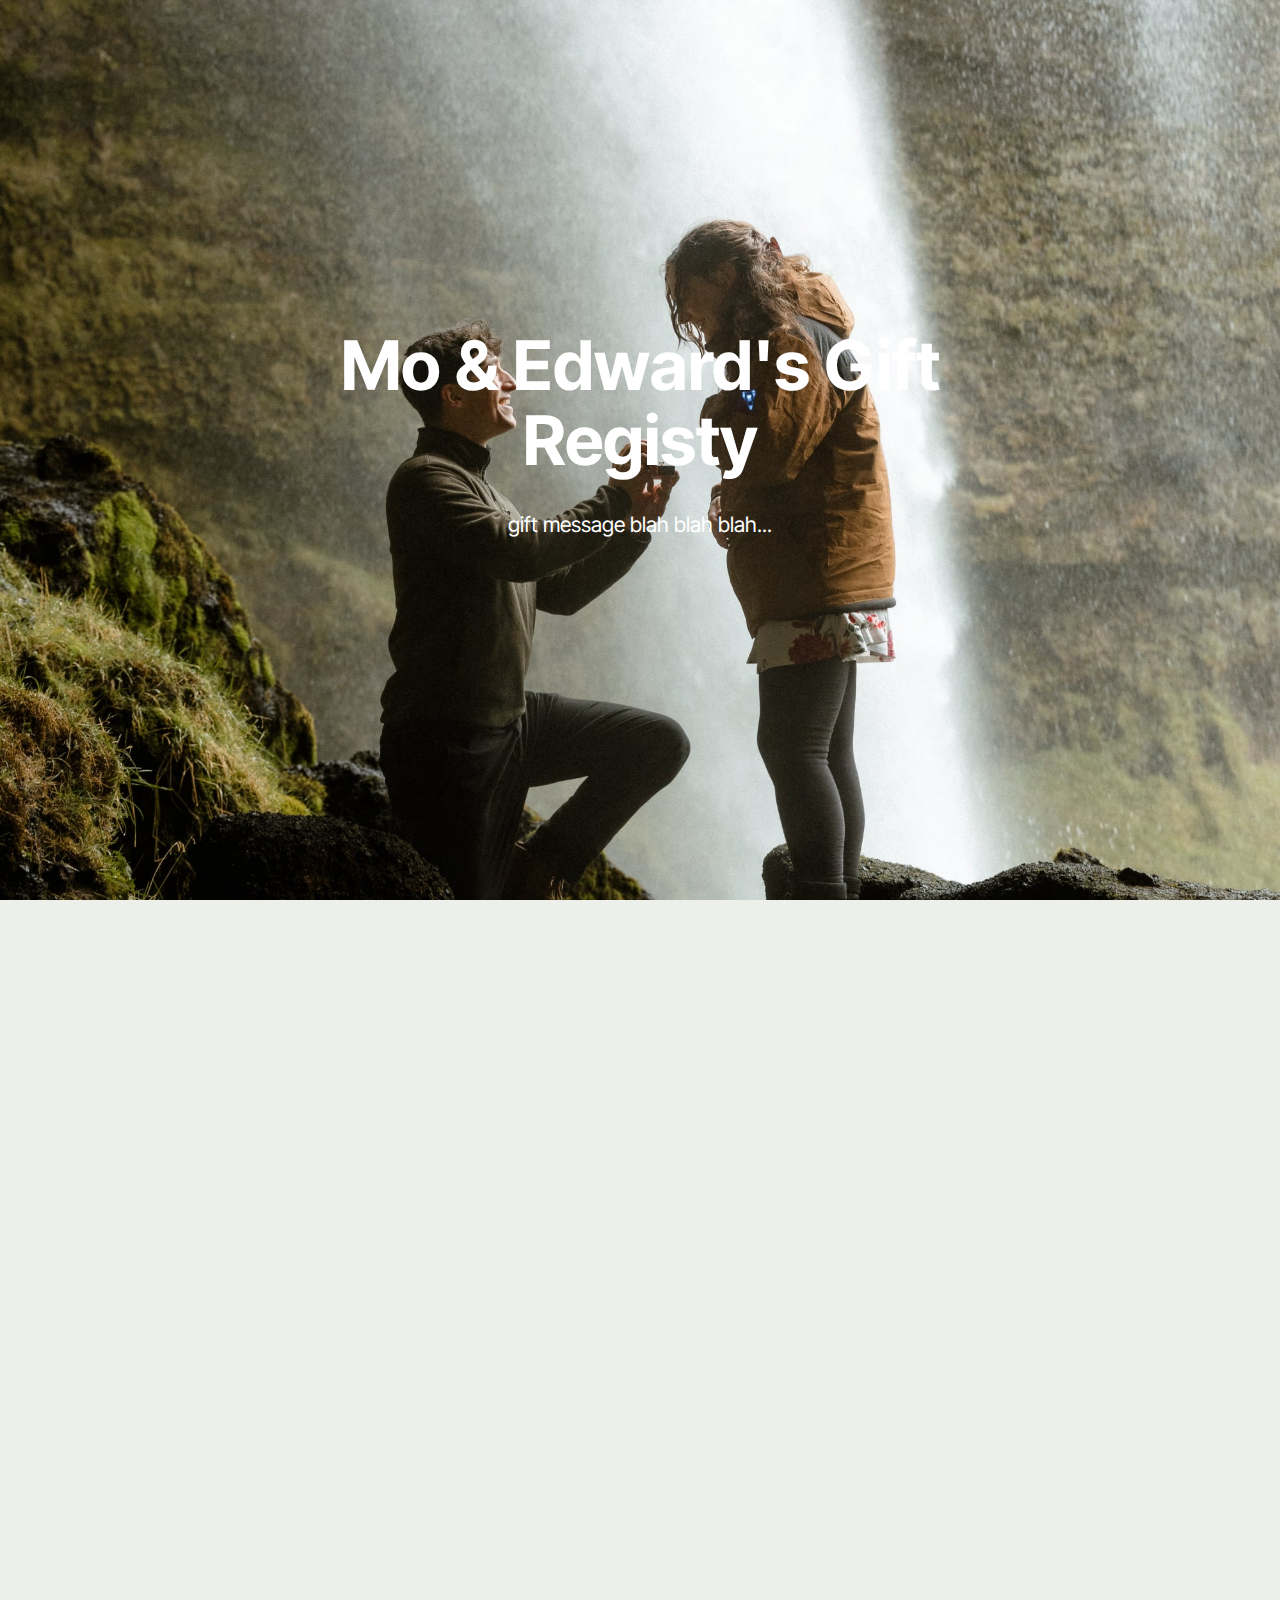
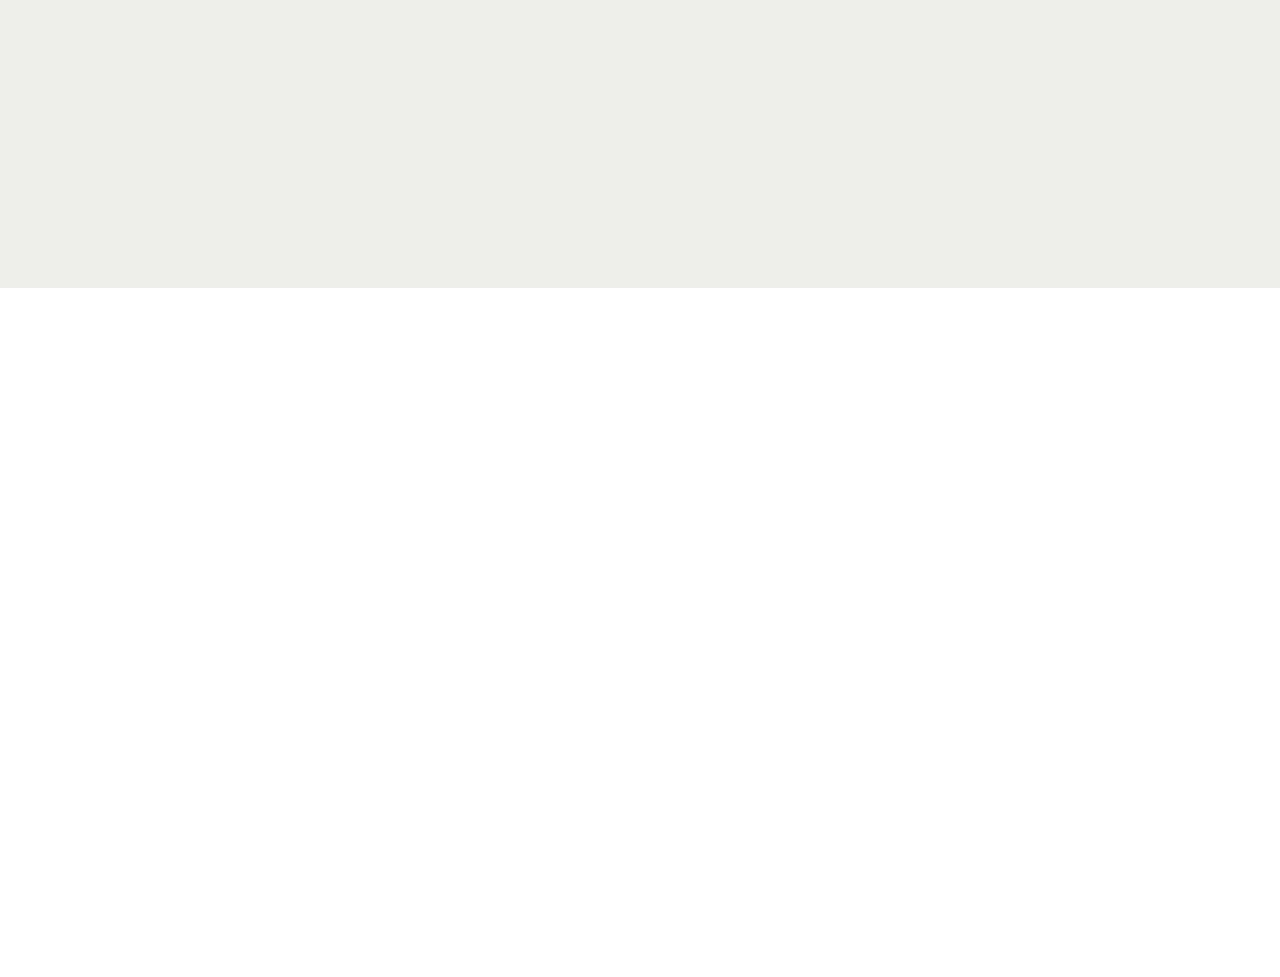
<file: home.html>
<!DOCTYPE html>
<html  >
<head>
  <!-- Site made with Mobirise Website Builder v6.0.5, https://mobirise.com -->
  <meta charset="UTF-8">
  <meta http-equiv="X-UA-Compatible" content="IE=edge">
  <meta name="generator" content="Mobirise v6.0.5, mobirise.com">
  <meta name="viewport" content="width=device-width, initial-scale=1, minimum-scale=1">
  <link rel="shortcut icon" href="assets/images/logo5.png" type="image/x-icon">
  <meta name="description" content="">
  
  
  <title>Mo & Edward</title>
  <link rel="stylesheet" href="assets/bootstrap/css/bootstrap.min.css">
  <link rel="stylesheet" href="assets/bootstrap/css/bootstrap-grid.min.css">
  <link rel="stylesheet" href="assets/bootstrap/css/bootstrap-reboot.min.css">
  <link rel="stylesheet" href="assets/animatecss/animate.css">
  <link rel="stylesheet" href="assets/theme/css/style.css">
  <link rel="preload" href="https://fonts.googleapis.com/css?family=Inter+Tight:100,200,300,400,500,600,700,800,900,100i,200i,300i,400i,500i,600i,700i,800i,900i&display=swap" as="style" onload="this.onload=null;this.rel='stylesheet'">
  <noscript><link rel="stylesheet" href="https://fonts.googleapis.com/css?family=Inter+Tight:100,200,300,400,500,600,700,800,900,100i,200i,300i,400i,500i,600i,700i,800i,900i&display=swap"></noscript>
  <link rel="preload" as="style" href="assets/mobirise/css/mbr-additional.css?v=nxRjFG"><link rel="stylesheet" href="assets/mobirise/css/mbr-additional.css?v=nxRjFG" type="text/css">

  
  
  
</head>
<body>
  
  <section data-bs-version="5.1" class="header09 startm5 cid-uLM9a17LPj mbr-fullscreen" id="header09-1k">	
    
	
	
	<div class="container-fluid">
		<div class="row">
			<div class="content-wrap col-12 col-md-8">
				<h1 class="mbr-section-title mbr-fonts-style mbr-white mb-4 display-1">
					<strong>Mo &amp; Edward's Gift Registy</strong></h1>
				
				<p class="mbr-fonts-style mbr-text mbr-white mb-4 display-7">gift message blah blah blah...</p>
				
			</div>
		</div>
	</div>
</section>

<section data-bs-version="5.1" class="features4 start cid-uLM9j8oG4P" id="features04-1l">
	
	
	<div class="container">
		<div class="row justify-content-center">
			<div class="col-12 content-head">
				<div class="mbr-section-head mb-5">
					<h4 class="mbr-section-title mbr-fonts-style align-center mb-0 display-2">
						<strong>Ways to Gift</strong></h4>
					
					
				</div>
			</div>
		</div>
		<div class="row">
			<div class="item features-image col-12 col-md-6 col-lg-4">
				<div class="item-wrapper">
					<div class="item-img">
						<img src="assets/images/registry-wedding-gifts-2.webp" alt="Mobirise Website Builder">
					</div>
					<div class="item-content">
						<h5 class="item-title mbr-fonts-style display-5">
							<strong>Amazon Gift List</strong></h5>
						<p class="mbr-text mbr-fonts-style display-7">
							A selection of gifts you can confidently bless us with knowing we'll enjoy them!</p>
						<div class="mbr-section-btn item-footer"><a href="" class="btn item-btn btn-primary display-7">Gift List</a></div>
					</div>

				</div>
			</div>
			<div class="item features-image col-12 col-md-6 col-lg-4">
				<div class="item-wrapper">
					<div class="item-img">
						<img src="assets/images/img-20250324-184517-674x899.jpeg" alt="Mobirise Website Builder">
					</div>
					<div class="item-content">
						<h5 class="item-title mbr-fonts-style display-5"><strong>Cash Gifts</strong></h5>
						<p class="mbr-text mbr-fonts-style display-7">If you'd like to contribute to a particular moment of our wedding or honeymoon we've set up to donation pots.</p>
						<div class="mbr-section-btn item-footer"><a href="" class="btn item-btn btn-primary display-7">Contribution Pots</a></div>
					</div>
				</div>
			</div>
			<div class="item features-image col-12 col-md-6 col-lg-4">
				<div class="item-wrapper">
					<div class="item-img">
						<img src="assets/images/img-20220910-143130-674x506.jpeg" alt="Mobirise Website Builder">
					</div>
					<div class="item-content">
						<h5 class="item-title mbr-fonts-style display-5">
							<strong>Your Prescense</strong></h5>
						<p class="mbr-text mbr-fonts-style display-7">Your friendship and having you there on our special day is a gift in itself. Here's a link to RSVP if you haven't already.<br>
						</p>
						<div class="mbr-section-btn item-footer"><a href="" class="btn item-btn btn-primary display-7">RSVP</a></div>
					</div>
				</div>
			</div>
		</div>
	</div>
</section>

<section data-bs-version="5.1" class="features13 start cid-uLM9DhlKGD" id="features013-1m">
    

<div class="container-fluid">
  <div class="row justify-content-center">
    <div class="col-12 content-head">
      <div class="mbr-section-head mb-5">
        <h4 class="mbr-section-title mbr-fonts-style align-center mb-0 display-2"><strong>Cash Pots</strong></h4>
        
      </div>
    </div>
  </div>
  <div class="row mbr-section-content">
    <div class="item features-image col-6 col-md-4 col-lg-2">
      <div class="item-wrapper">
        <div class="item-img">
          <a href="https://www.paypal.com/pool/9f0yH3nRY4?sr=wccr" target="_blank"><img src="assets/images/original-luxuriously-large-linen-wedding-album-305x305.jpeg" alt="" title="" data-slide-to="0" data-bs-slide-to="0"></a>
        </div>
        <div class="item-content align-left mt-3">
          <h5 class="item-title mbr-fonts-style mb-3 display-7"><strong>Wedding Album</strong></h5>
          
          
        </div>
        
      </div>
    </div>
    <div class="item features-image col-6 col-md-4 col-lg-2">
      <div class="item-wrapper">
        <div class="item-img">
          <a href="https://www.paypal.com/pool/9f0yLK37ad?sr=wccr" target="_blank"><img src="assets/images/non-alcoholic-drinks-to-order-at-a-bar.webp" alt="" title="" data-slide-to="1" data-bs-slide-to="1"></a>
        </div>
        <div class="item-content align-left mt-3">
          <h5 class="item-title mbr-fonts-style mb-3 display-7">
            <strong>Honeymoon Dinner &amp; Drinks</strong></h5>
          
          
        </div>
        
      </div>
    </div>
    <div class="item features-image col-6 col-md-4 col-lg-2">
      <div class="item-wrapper">
        <div class="item-img">
          <a href="https://www.paypal.com/pool/9f0yQqImmq?sr=wccr" target="_blank"><img src="assets/images/img-20220404-181048-305x407.jpeg" alt="" title="" data-slide-to="2" data-bs-slide-to="2"></a>
        </div>
        <div class="item-content align-left mt-3">
          <h5 class="item-title mbr-fonts-style mb-3 display-7"><strong>Honeymoon Adventures</strong></h5>
          
          
        </div>
        
      </div>
    </div>
    <div class="item features-image col-6 col-md-4 col-lg-2">
      <div class="item-wrapper">
        <div class="item-img">
          <a href="http://www.google.com" target="_blank"><img src="assets/images/shop4.jpg" alt="Mobirise Website Builder" title="" data-slide-to="3" data-bs-slide-to="3"></a>
        </div>
        <div class="item-content align-left mt-3">
          <h5 class="item-title mbr-fonts-style mb-3 display-7">
            <strong>Wedding Day Flowers</strong><strong><br></strong></h5>
          
          
        </div>
        
      </div>
    </div>
    <div class="item features-image col-6 col-md-4 col-lg-2">
      <div class="item-wrapper">
        <div class="item-img">
          <img src="assets/images/shop5.jpg" alt="Mobirise Website Builder" title="" data-slide-to="4" data-bs-slide-to="4">
        </div>
        <div class="item-content align-left mt-3">
          <h5 class="item-title mbr-fonts-style mb-3 display-7"><strong>Anniversary Date</strong></h5>
          
          
        </div>
        
      </div>
    </div>
    <div class="item features-image col-6 col-md-4 col-lg-2">
      <div class="item-wrapper">
        <div class="item-img">
          <img src="assets/images/shop6.jpg" alt="Mobirise Website Builder" title="" data-slide-to="5" data-bs-slide-to="5">
        </div>
        <div class="item-content align-left mt-3">
          <h5 class="item-title mbr-fonts-style mb-3 display-7"><strong>Campervan Adventure</strong><br></h5>
          
          
        </div>
        
      </div>
    </div>

  </div>
</div>
</section>

<section data-bs-version="5.1" class="features13 start cid-uLMd9He0Ro" id="features013-1n">
    

<div class="container-fluid">
  <div class="row justify-content-center">
    <div class="col-12 content-head">
      
    </div>
  </div>
  <div class="row mbr-section-content">
    <div class="item features-image col-6 col-md-4 col-lg-2">
      <div class="item-wrapper">
        <div class="item-img">
          <img src="assets/images/shop1.jpg" alt="Mobirise Website Builder" title="" data-slide-to="0" data-bs-slide-to="0">
        </div>
        <div class="item-content align-left mt-3">
          <h5 class="item-title mbr-fonts-style mb-3 display-7"><strong>...</strong></h5>
          
          
        </div>
        
      </div>
    </div>
    <div class="item features-image col-6 col-md-4 col-lg-2">
      <div class="item-wrapper">
        <div class="item-img">
          <img src="assets/images/shop2.jpg" alt="Mobirise Website Builder" title="" data-slide-to="1" data-bs-slide-to="1">
        </div>
        <div class="item-content align-left mt-3">
          <h5 class="item-title mbr-fonts-style mb-3 display-7">
            <strong>...</strong></h5>
          
          
        </div>
        
      </div>
    </div>
    <div class="item features-image col-6 col-md-4 col-lg-2">
      <div class="item-wrapper">
        <div class="item-img">
          <img src="assets/images/shop3.jpg" alt="Mobirise Website Builder" title="" data-slide-to="2" data-bs-slide-to="2">
        </div>
        <div class="item-content align-left mt-3">
          <h5 class="item-title mbr-fonts-style mb-3 display-7"><strong>...</strong></h5>
          
          
        </div>
        
      </div>
    </div>
    <div class="item features-image col-6 col-md-4 col-lg-2">
      <div class="item-wrapper">
        <div class="item-img">
          <a href="http://www.google.com" target="_blank"><img src="assets/images/shop4.jpg" alt="Mobirise Website Builder" title="" data-slide-to="3" data-bs-slide-to="3"></a>
        </div>
        <div class="item-content align-left mt-3">
          <h5 class="item-title mbr-fonts-style mb-3 display-7">
            <strong>...</strong><strong><br></strong></h5>
          
          
        </div>
        
      </div>
    </div>
    <div class="item features-image col-6 col-md-4 col-lg-2">
      <div class="item-wrapper">
        <div class="item-img">
          <img src="assets/images/shop5.jpg" alt="Mobirise Website Builder" title="" data-slide-to="4" data-bs-slide-to="4">
        </div>
        <div class="item-content align-left mt-3">
          <h5 class="item-title mbr-fonts-style mb-3 display-7"><strong>...</strong></h5>
          
          
        </div>
        
      </div>
    </div>
    <div class="item features-image col-6 col-md-4 col-lg-2">
      <div class="item-wrapper">
        <div class="item-img">
          <img src="assets/images/shop6.jpg" alt="Mobirise Website Builder" title="" data-slide-to="5" data-bs-slide-to="5">
        </div>
        <div class="item-content align-left mt-3">
          <h5 class="item-title mbr-fonts-style mb-3 display-7"><strong>...</strong><br></h5>
          
          
        </div>
        
      </div>
    </div>

  </div>
</div>
</section><section class="display-7" style="padding: 0;align-items: center;justify-content: center;flex-wrap: wrap;    align-content: center;display: flex;position: relative;height: 4rem;"><a href="https://mobiri.se/4007367" style="flex: 1 1;height: 4rem;position: absolute;width: 100%;z-index: 1;"><img alt="" style="height: 4rem;" src="[data-uri]"></a><p style="margin: 0;text-align: center;" class="display-7">&#8204;</p><a style="z-index:1" href="https://mobirise.com/html-builder.html">HTML Website Builder</a></section><script src="assets/bootstrap/js/bootstrap.bundle.min.js"></script>  <script src="assets/smoothscroll/smooth-scroll.js"></script>  <script src="assets/ytplayer/index.js"></script>  <script src="assets/theme/js/script.js"></script>  
  
  
  <input name="animation" type="hidden">
  </body>
</html>
</file>
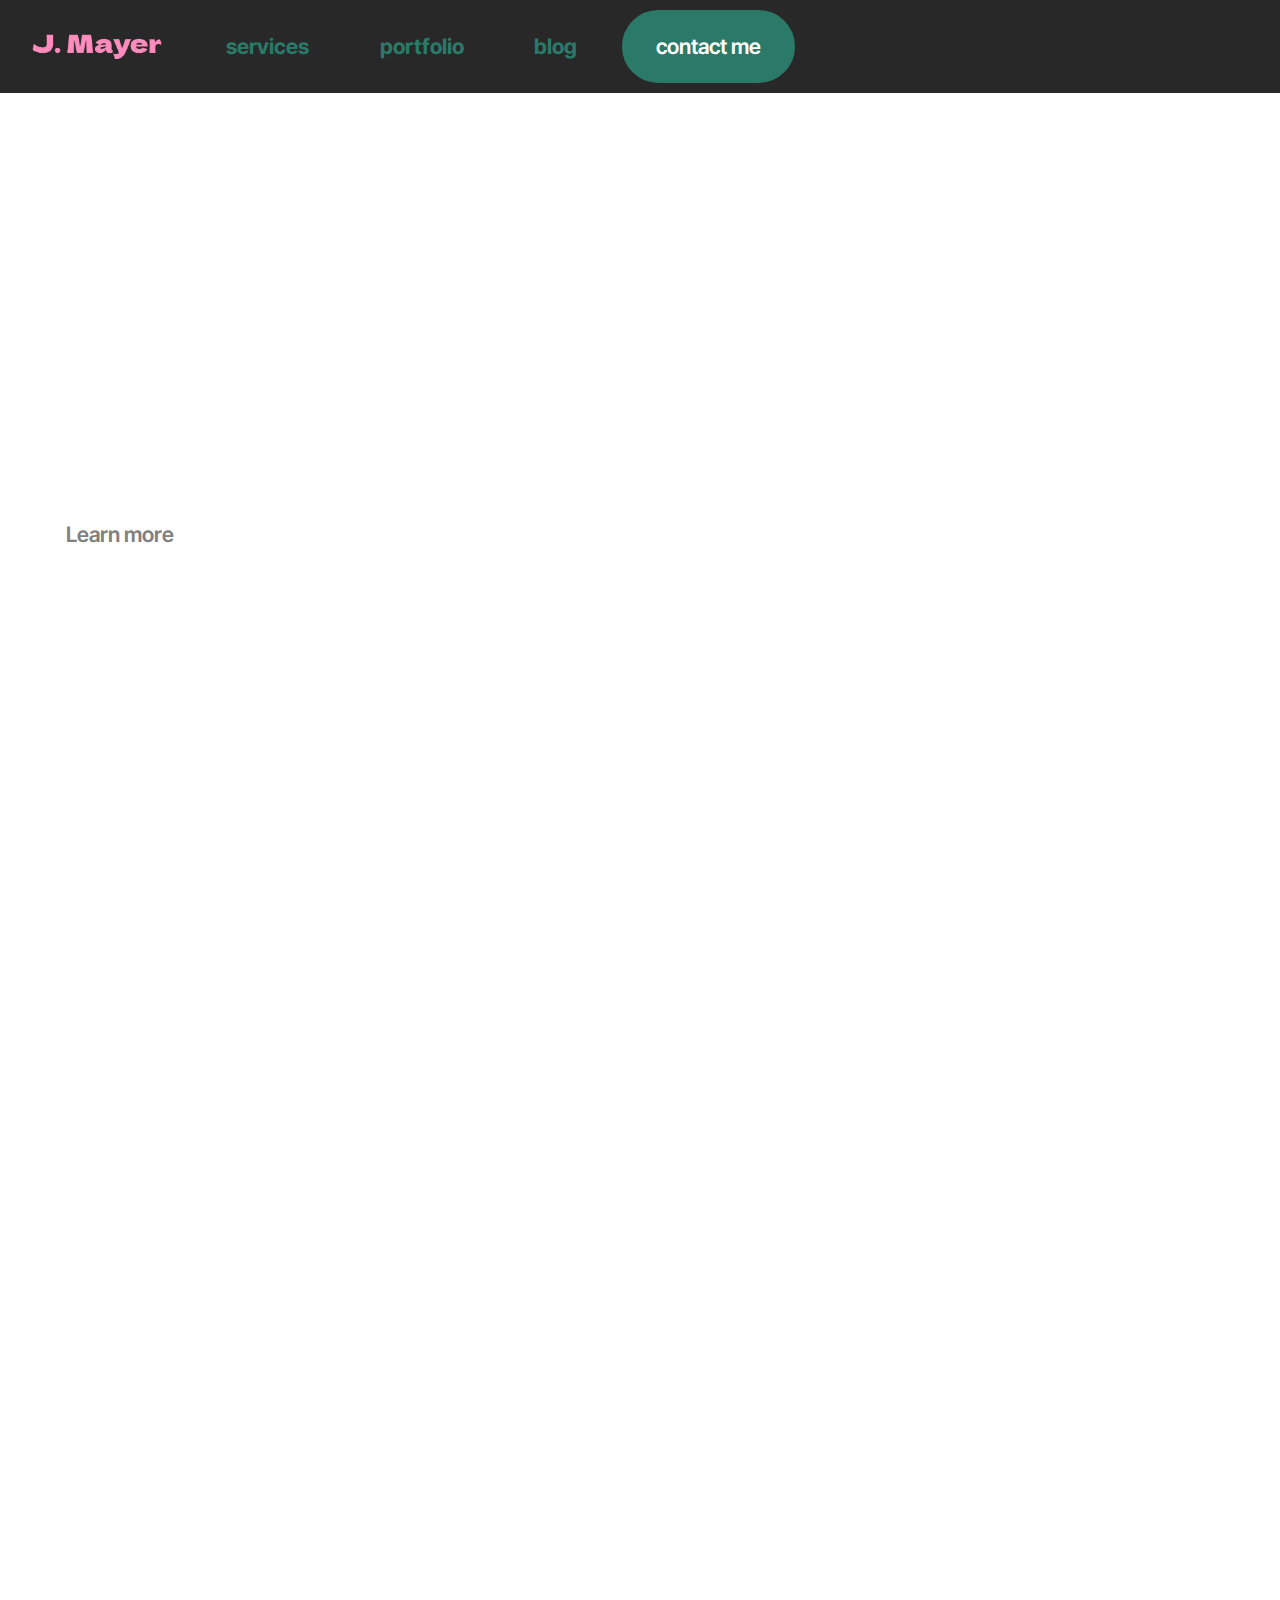
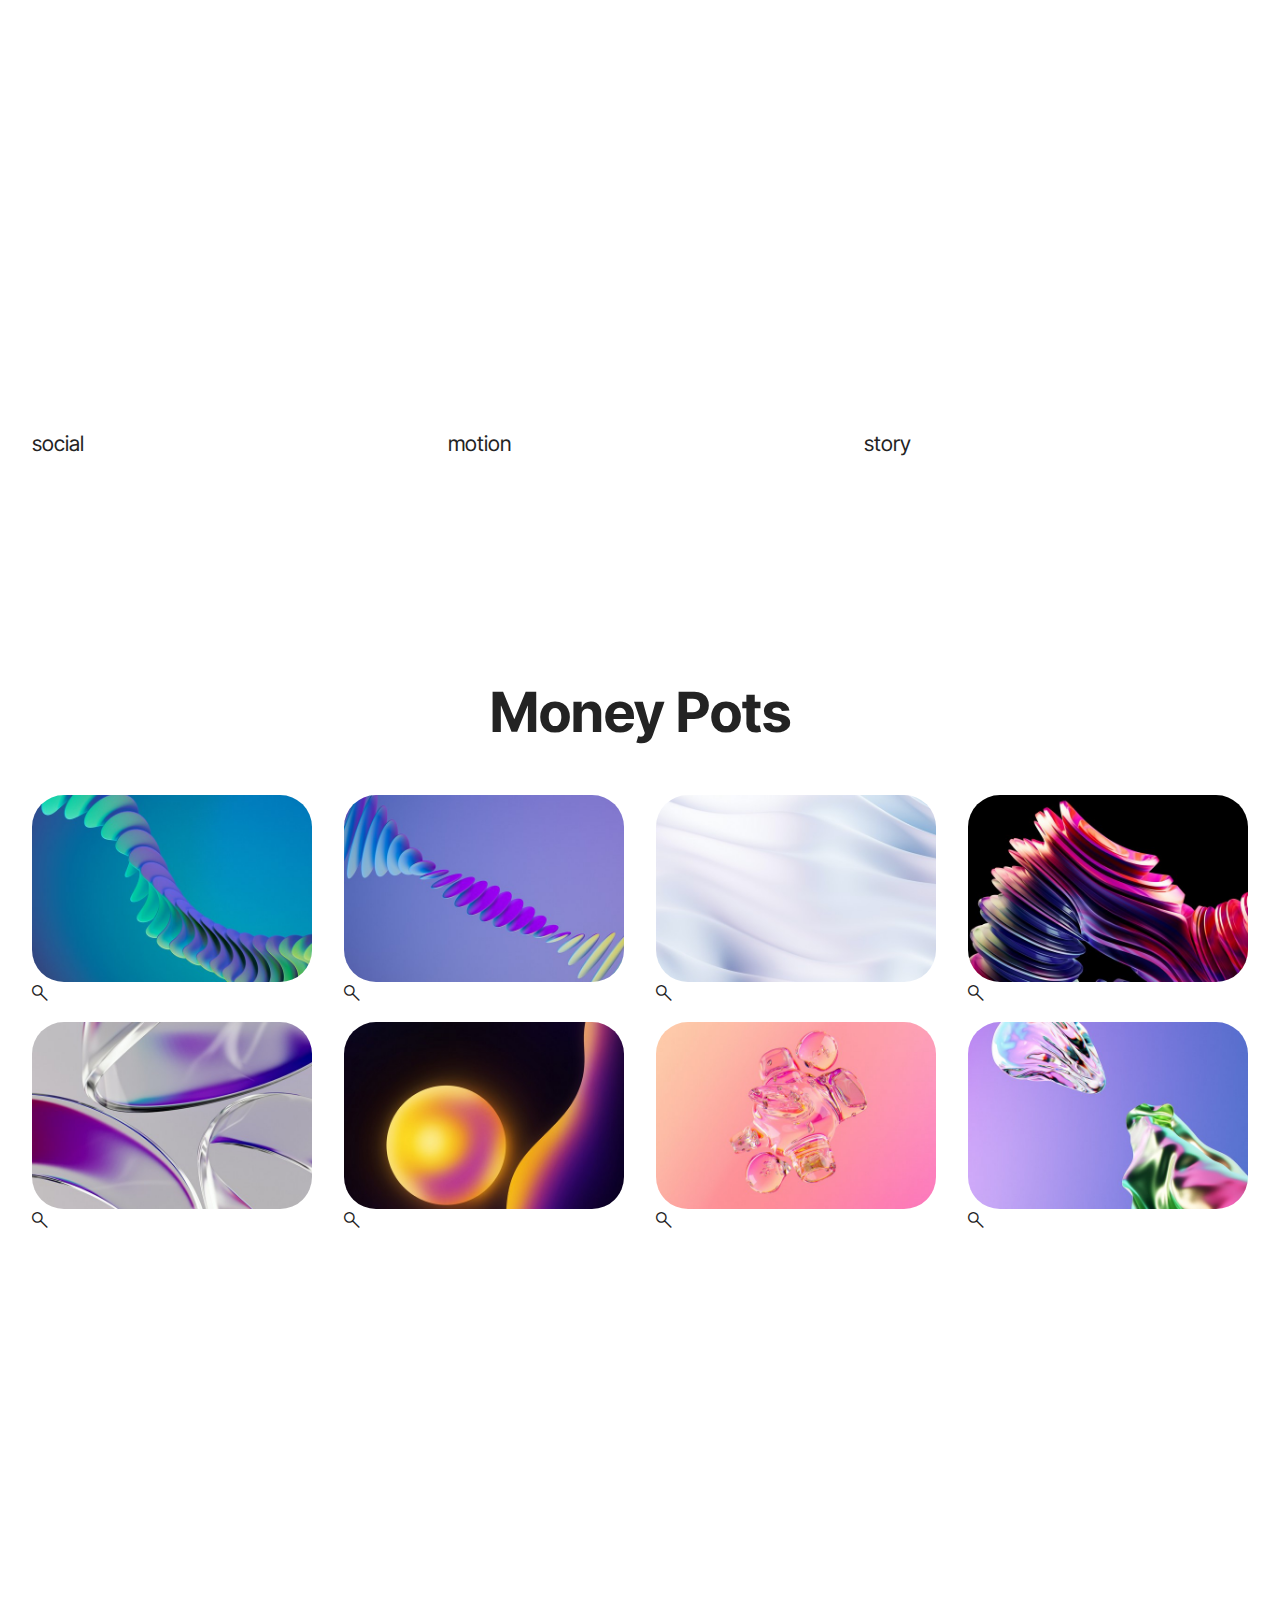
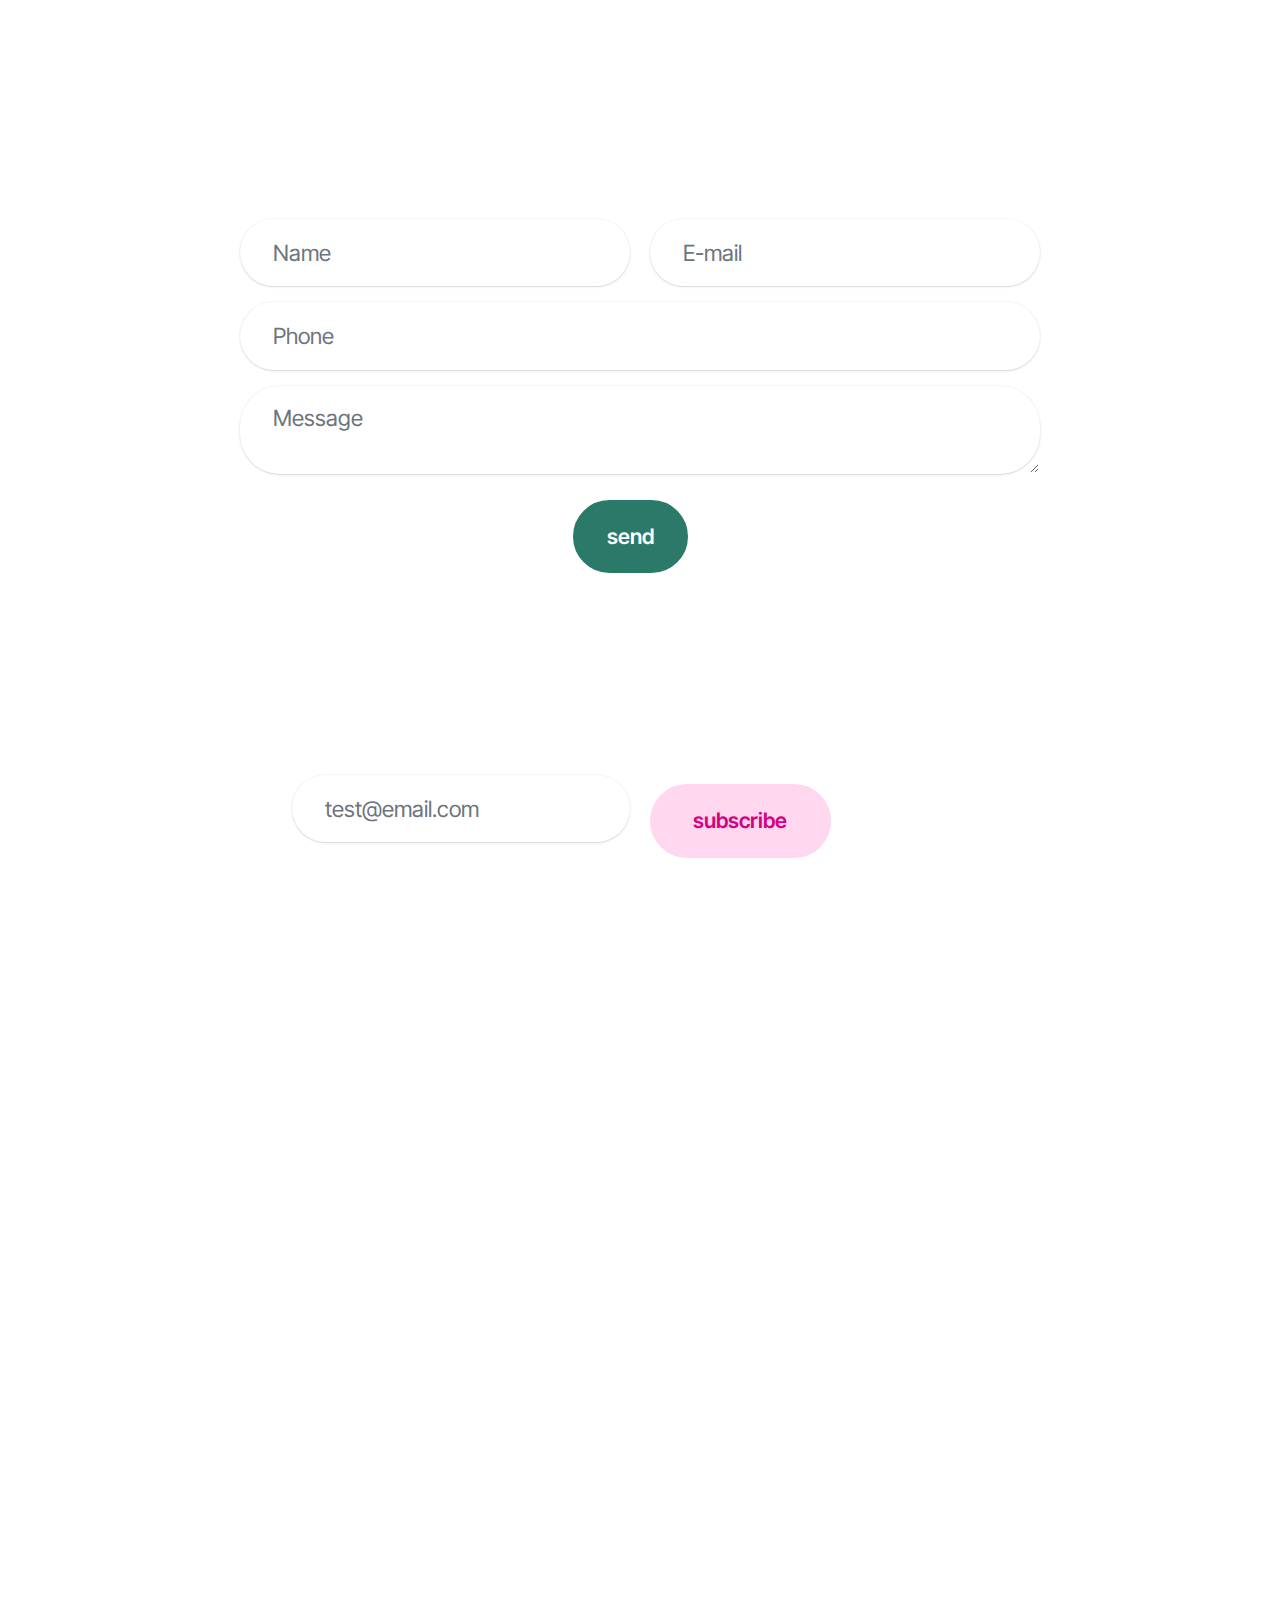
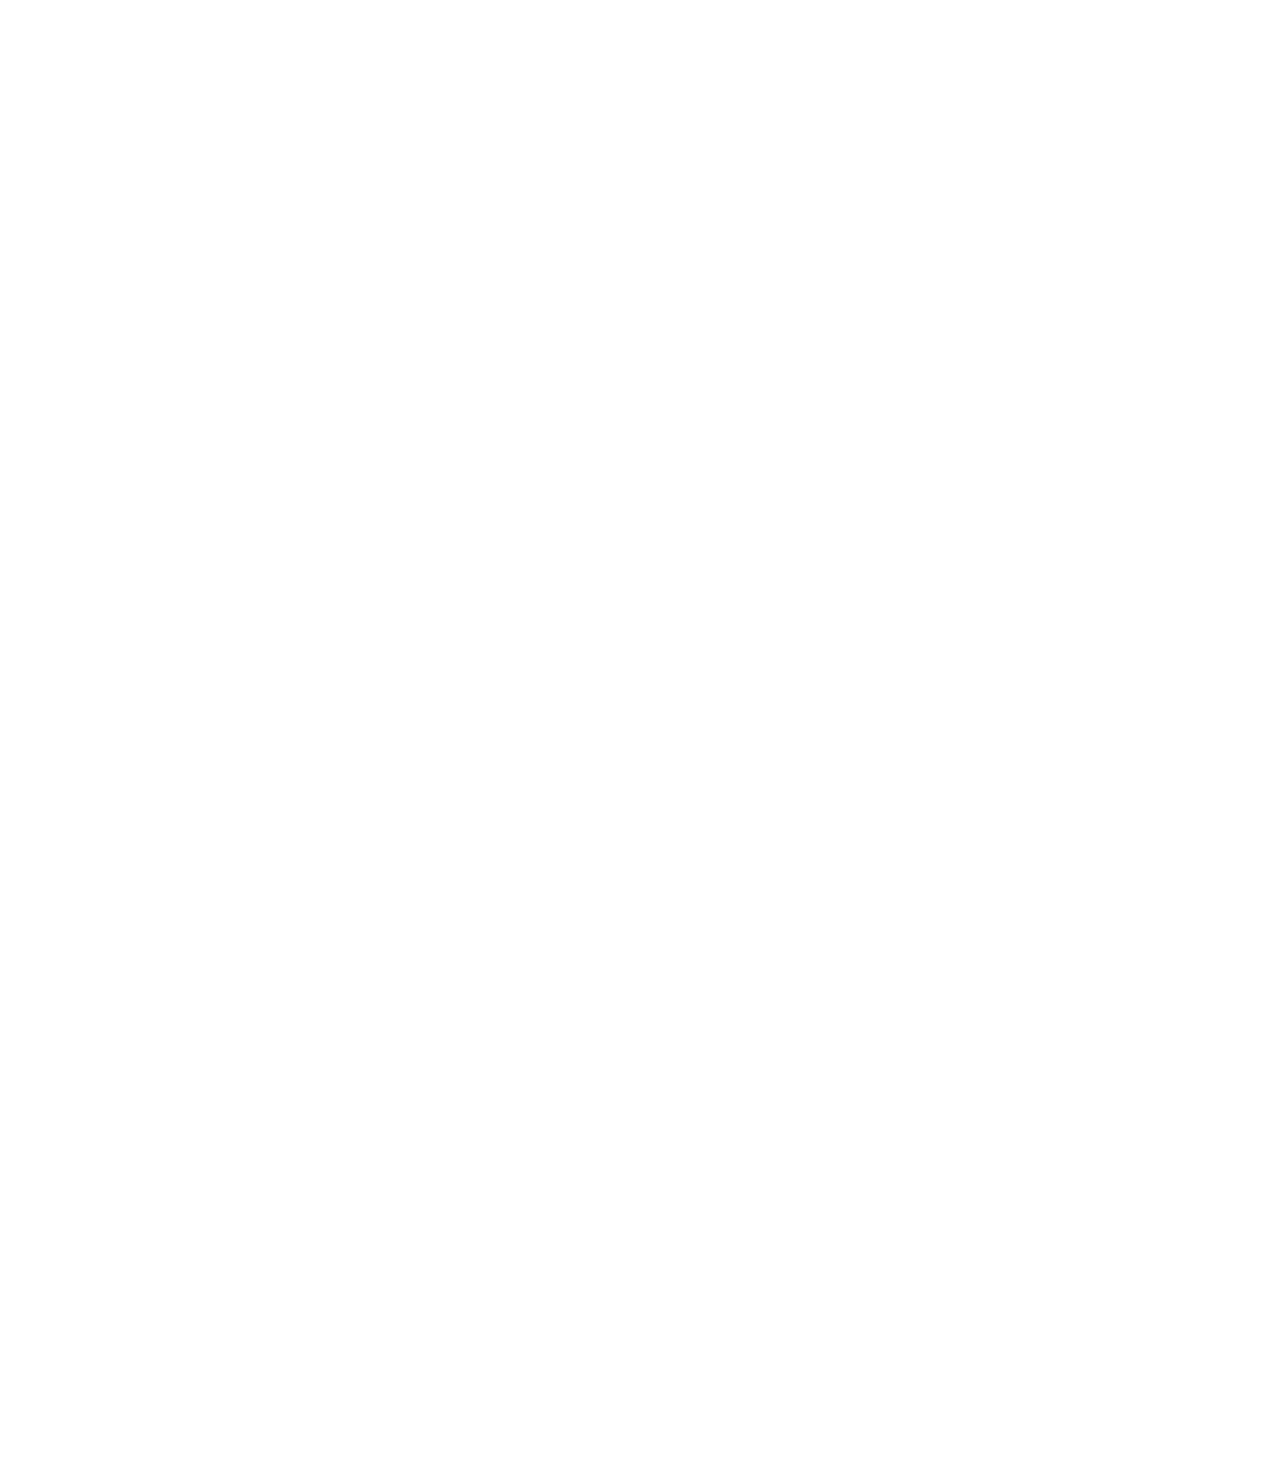
<file: page1.html>
<!DOCTYPE html>
<html  >
<head>
  <!-- Site made with Mobirise Website Builder v6.0.5, https://mobirise.com -->
  <meta charset="UTF-8">
  <meta http-equiv="X-UA-Compatible" content="IE=edge">
  <meta name="generator" content="Mobirise v6.0.5, mobirise.com">
  <meta name="viewport" content="width=device-width, initial-scale=1, minimum-scale=1">
  <link rel="shortcut icon" href="assets/images/logo.png" type="image/x-icon">
  <meta name="description" content="">
  
  
  <title>Page 1</title>
  <link rel="stylesheet" href="assets/web/assets/mobirise-icons2/mobirise2.css">
  <link rel="stylesheet" href="assets/bootstrap/css/bootstrap.min.css">
  <link rel="stylesheet" href="assets/bootstrap/css/bootstrap-grid.min.css">
  <link rel="stylesheet" href="assets/bootstrap/css/bootstrap-reboot.min.css">
  <link rel="stylesheet" href="assets/animatecss/animate.css">
  <link rel="stylesheet" href="assets/dropdown/css/style.css">
  <link rel="stylesheet" href="assets/socicon/css/styles.css">
  <link rel="stylesheet" href="assets/theme/css/style.css">
  <link rel="preload" href="https://fonts.googleapis.com/css?family=Inter+Tight:100,200,300,400,500,600,700,800,900,100i,200i,300i,400i,500i,600i,700i,800i,900i&display=swap" as="style" onload="this.onload=null;this.rel='stylesheet'">
  <noscript><link rel="stylesheet" href="https://fonts.googleapis.com/css?family=Inter+Tight:100,200,300,400,500,600,700,800,900,100i,200i,300i,400i,500i,600i,700i,800i,900i&display=swap"></noscript>
  <link rel="preload" as="style" href="assets/mobirise/css/mbr-additional.css?v=RI2mK5"><link rel="stylesheet" href="assets/mobirise/css/mbr-additional.css?v=RI2mK5" type="text/css">

  
  
  
</head>
<body>
  
  <section data-bs-version="5.1" class="menu menu3 cid-tHeG7yune1" once="menu" id="menu03-2">
	

	<nav class="navbar navbar-dropdown navbar-fixed-top navbar-expand-lg">
		<div class="container">
			<div class="navbar-brand">
				<span class="navbar-logo">
					<a href="#">
						<img src="assets/images/logo2.png" alt="Mobirise Website Builder" style="height: 1.6rem;">
					</a>
				</span>
				
			</div>
			<button class="navbar-toggler" type="button" data-toggle="collapse" data-bs-toggle="collapse" data-target="#navbarSupportedContent" data-bs-target="#navbarSupportedContent" aria-controls="navbarNavAltMarkup" aria-expanded="false" aria-label="Toggle navigation">
				<div class="hamburger">
					<span></span>
					<span></span>
					<span></span>
					<span></span>
				</div>
			</button>
			<div class="collapse navbar-collapse" id="navbarSupportedContent">
				<ul class="navbar-nav nav-dropdown" data-app-modern-menu="true"><li class="nav-item">
						<a class="nav-link link show text-primary display-4" href="index.html#features01-0" aria-expanded="false"><strong>services</strong></a>
					</li><li class="nav-item">
						<a class="nav-link link text-primary display-4" href="index.html#gallery01-2"><strong>portfolio</strong></a>
					</li>
					
					<li class="nav-item">
						<a class="nav-link link text-primary display-4" href="index.html#features03-6"><strong>blog</strong></a>
					</li></ul>
				
				<div class="navbar-buttons mbr-section-btn"><a class="btn btn-primary display-4" href="index.html#contacts01-5">contact me</a></div>
			</div>
		</div>
	</nav>
</section>

<section data-bs-version="5.1" class="header09 startm5 cid-uLLRVRdqRw mbr-fullscreen" id="header09-1i">	
    
	
	
	<div class="container-fluid">
		<div class="row">
			<div class="content-wrap col-12 col-md-8">
				<h1 class="mbr-section-title mbr-fonts-style mbr-white mb-4 display-1"><strong>Mo &amp; Edward's Registry</strong></h1>
				
				<p class="mbr-fonts-style mbr-text mbr-white mb-4 display-7">
					Subtitle blah blah blah</p>
				<div class="mbr-section-btn">
					<a class="btn btn-danger display-7" href="https://mobiri.se">
						Learn more
					</a>
				</div>
			</div>
		</div>
	</div>
</section>

<section data-bs-version="5.1" class="features6 start cid-uLLS3trvKb" id="features06-1j">
	
	
	<div class="container">
		<div class="row justify-content-center">
			<div class="col-12 content-head">
				<div class="mbr-section-head mb-5">
					<h4 class="mbr-section-title mbr-fonts-style align-center mb-0 display-2">
						<strong>Pots</strong></h4>
					
					<div class="mbr-section-btn item-footer mt-4">
						<a href="" class="btn item-btn btn-secondary display-7">Get started</a>
					</div>
				</div>
			</div>
		</div>
		<div class="row">
			<div class="item features-image col-12 col-md-6 col-lg-4">
				<div class="item-wrapper">
					<div class="item-img">
						<img src="assets/images/gallery01.jpg" alt="Mobirise Website Builder">
					</div>
					<div class="item-content">
						<h5 class="item-title mbr-fonts-style display-5">
							<strong>Creation</strong>
						</h5>
						<p class="mbr-text mbr-fonts-style display-7">
							Lorem ipsum dolor sit amet, consectetur adipiscing elit turpis.
						</p>
						
					</div>
				</div>
			</div>
			<div class="item features-image col-12 col-md-6 col-lg-4">
				<div class="item-wrapper">
					<div class="item-img">
						<img src="assets/images/gallery02.jpg" alt="Mobirise Website Builder">
					</div>
					<div class="item-content">
						<h5 class="item-title mbr-fonts-style display-5">
							<strong>Promotion</strong>
						</h5>
						<p class="mbr-text mbr-fonts-style display-7">
							Lorem ipsum dolor sit amet, consectetur adipiscing elit turpis.
						</p>
						
					</div>
				</div>
			</div>
			<div class="item features-image col-12 col-md-6 col-lg-4">
				<div class="item-wrapper">
					<div class="item-img">
						<img src="assets/images/gallery04.jpg" alt="Mobirise Website Builder">
					</div>
					<div class="item-content">
						<h5 class="item-title mbr-fonts-style display-5">
							<strong>Branding</strong>
						</h5>
						<p class="mbr-text mbr-fonts-style display-7">
							Lorem ipsum dolor sit amet, consectetur adipiscing elit turpis.<br>
						</p>
						
					</div>
				</div>
			</div>
		</div>
	</div>
</section>

<section data-bs-version="5.1" class="features1 cid-tIsi3HZcCy" id="features01-0">
  

  
  
  <div class="container-fluid">
    <div class="row justify-content-center mb-5">
      <div class="col-12">
        <h3 class="mbr-section-title mbr-fonts-style align-center mb-0 display-2"><strong>Projects I make</strong></h3>
        
      </div>
    </div>
    <div class="row justify-content-center">
      <div class="col-sm-6 col-md-12 mb-3 mb-lg-0 col-lg-4">
        <div class="card-wrap card1">
          <div class="image-wrap">
            <img src="assets/images/gallery7.jpg" alt="Mobirise Website Builder">
            <div class="social-row display-7">
              <div class="soc-item tag1">
                <span class="tag1 mbr-fonts-style display-7">
                  social</span>
              </div>
            </div>
          </div>
          <div class="content-wrap">
            <h5 class="mbr-card-title card-title1 mbr-fonts-style align-left mb-2 display-5"><strong>Social Media Video</strong></h5>
            
            <p class="card-text1 mbr-fonts-style align-left mb-3 display-7">
              Engaging video content tailored for social media platforms.
            </p>
            <div class="mbr-section-btn align-left content-footer"><a class="btn article-btn btn-danger display-7" href="https://mobiri.se"><strong>read more</strong></a></div>
          </div>
        </div>
      </div>

      <div class="col-sm-6 col-md-12 mb-3 mb-lg-0 col-lg-4">
        <div class="card-wrap card2">
          <div class="image-wrap">
            <img src="assets/images/gallery1.jpg" alt="Mobirise Website Builder">
            <div class="social-row display-7">
              <div class="soc-item tag2">
                <span class="tag2 mbr-fonts-style display-7">
                  motion</span>
              </div>
            </div>
          </div>
          <div class="content-wrap">
            <h5 class="mbr-card-title card-title2 mbr-fonts-style align-left mb-2 display-5"><strong>Motion Design</strong></h5>
            
            <p class="card-text2 mbr-fonts-style align-left mb-3 display-7">
              Dynamic visuals brought to life through captivating motion graphics.<br>
            </p>
            <div class="mbr-section-btn btn-section align-left content-footer"><a class="btn article-btn btn-primary display-7" href="https://mobiri.se"><strong>read more</strong></a></div>
          </div>
        </div>
      </div>
      <div class="col-sm-6 col-md-12 mb-3 mb-lg-0 col-lg-4">
        <div class="card-wrap card3">
          <div class="image-wrap">
            <img src="assets/images/gallery6.jpg" alt="Mobirise Website Builder">
            <div class="social-row display-7">
              <div class="soc-item tag3">
                <span class="tag3 mbr-fonts-style display-7">
                  story</span>
              </div>
            </div>
          </div>
          <div class="content-wrap">
            <h5 class="mbr-card-title card-title3 mbr-fonts-style align-left mb-2 display-5"><strong>Visual Storytelling</strong></h5>
            
            <p class="card-text3 mbr-fonts-style align-left mb-3 display-7">
              Compelling narratives told through captivating visuals that leave an impact.
            </p>
            <div class="mbr-section-btn btn-section align-left content-footer"><a class="btn article-btn btn-success display-7" href="https://mobiri.se"><strong>read more</strong></a></div>
          </div>
        </div>
      </div>

      
    </div>
  </div>
</section>

<section data-bs-version="5.1" class="gallery1 mbr-gallery cid-tIsjhWS5IM" id="gallery01-2">
    

    
    

    <div class="container-fluid">
        <div class="mbr-section-head mb-5">
            <h3 class="mbr-section-title mbr-fonts-style align-center m-0 display-2"><strong>Money Pots</strong><strong><br></strong></h3>
            
        </div>
        <div class="row mbr-gallery mt-4">
            
            <div class="col-12 col-md-6 col-lg-3 item gallery-image active">
                <div class="item-wrapper mb-3" data-toggle="modal" data-bs-toggle="modal" data-target="#uLLTSRfCrB-modal" data-bs-target="#uLLTSRfCrB-modal">
                    <img class="w-100" src="assets/images/gallery1.jpg" alt="Mobirise Website Builder" data-slide-to="0" data-bs-slide-to="0" data-target="#lb-uLLTSRfCrB" data-bs-target="#lb-uLLTSRfCrB">
                    <div class="icon-wrapper">
                        <span class="mobi-mbri mobi-mbri-search mbr-iconfont mbr-iconfont-btn"></span>
                    </div>
                </div>
                
            </div><div class="col-12 col-md-6 col-lg-3 item gallery-image">
                <div class="item-wrapper mb-3" data-toggle="modal" data-bs-toggle="modal" data-target="#uLLTSRfCrB-modal" data-bs-target="#uLLTSRfCrB-modal">
                    <img class="w-100" src="assets/images/gallery2.jpg" alt="Mobirise Website Builder" data-slide-to="1" data-bs-slide-to="1" data-target="#lb-uLLTSRfCrB" data-bs-target="#lb-uLLTSRfCrB">
                    <div class="icon-wrapper">
                        <span class="mobi-mbri mobi-mbri-search mbr-iconfont mbr-iconfont-btn"></span>
                    </div>
                </div>
                
            </div>
            <div class="col-12 col-md-6 col-lg-3 item gallery-image">
                <div class="item-wrapper mb-3" data-toggle="modal" data-bs-toggle="modal" data-target="#uLLTSRfCrB-modal" data-bs-target="#uLLTSRfCrB-modal">
                    <img class="w-100" src="assets/images/gallery3.jpg" alt="Mobirise Website Builder" data-slide-to="2" data-bs-slide-to="2" data-target="#lb-uLLTSRfCrB" data-bs-target="#lb-uLLTSRfCrB">
                    <div class="icon-wrapper">
                        <span class="mobi-mbri mobi-mbri-search mbr-iconfont mbr-iconfont-btn"></span>
                    </div>
                </div>
                
            </div>
            <div class="col-12 col-md-6 col-lg-3 item gallery-image">
                <div class="item-wrapper mb-3" data-toggle="modal" data-bs-toggle="modal" data-target="#uLLTSRfCrB-modal" data-bs-target="#uLLTSRfCrB-modal">
                    <img class="w-100" src="assets/images/gallery4.jpg" alt="Mobirise Website Builder" data-slide-to="3" data-bs-slide-to="3" data-target="#lb-uLLTSRfCrB" data-bs-target="#lb-uLLTSRfCrB">
                    <div class="icon-wrapper">
                        <span class="mobi-mbri mobi-mbri-search mbr-iconfont mbr-iconfont-btn"></span>
                    </div>
                </div>
                
            </div>
            <div class="col-12 col-md-6 col-lg-3 item gallery-image">
                <div class="item-wrapper mb-3" data-toggle="modal" data-bs-toggle="modal" data-target="#uLLTSRfCrB-modal" data-bs-target="#uLLTSRfCrB-modal">
                    <img class="w-100" src="assets/images/gallery5.jpg" alt="Mobirise Website Builder" data-slide-to="4" data-bs-slide-to="4" data-target="#lb-uLLTSRfCrB" data-bs-target="#lb-uLLTSRfCrB">
                    <div class="icon-wrapper">
                        <span class="mobi-mbri mobi-mbri-search mbr-iconfont mbr-iconfont-btn"></span>
                    </div>
                </div>
                
            </div>
            <div class="col-12 col-md-6 col-lg-3 item gallery-image">
                <div class="item-wrapper mb-3" data-toggle="modal" data-bs-toggle="modal" data-target="#uLLTSRfCrB-modal" data-bs-target="#uLLTSRfCrB-modal">
                    <img class="w-100" src="assets/images/gallery6.jpg" alt="Mobirise Website Builder" data-slide-to="5" data-bs-slide-to="5" data-target="#lb-uLLTSRfCrB" data-bs-target="#lb-uLLTSRfCrB">
                    <div class="icon-wrapper">
                        <span class="mobi-mbri mobi-mbri-search mbr-iconfont mbr-iconfont-btn"></span>
                    </div>
                </div>
                
            </div>
            <div class="col-12 col-md-6 col-lg-3 item gallery-image">
                <div class="item-wrapper mb-3" data-toggle="modal" data-bs-toggle="modal" data-target="#uLLTSRfCrB-modal" data-bs-target="#uLLTSRfCrB-modal">
                    <img class="w-100" src="assets/images/gallery7.jpg" alt="Mobirise Website Builder" data-slide-to="6" data-bs-slide-to="6" data-target="#lb-uLLTSRfCrB" data-bs-target="#lb-uLLTSRfCrB">
                    <div class="icon-wrapper">
                        <span class="mobi-mbri mobi-mbri-search mbr-iconfont mbr-iconfont-btn"></span>
                    </div>
                </div>
                
            </div><div class="col-12 col-md-6 col-lg-3 item gallery-image">
                <div class="item-wrapper mb-3" data-toggle="modal" data-bs-toggle="modal" data-target="#uLLTSRfCrB-modal" data-bs-target="#uLLTSRfCrB-modal">
                    <img class="w-100" src="assets/images/gallery8.jpg" alt="Mobirise Website Builder" data-slide-to="7" data-bs-slide-to="7" data-target="#lb-uLLTSRfCrB" data-bs-target="#lb-uLLTSRfCrB">
                    <div class="icon-wrapper">
                        <span class="mobi-mbri mobi-mbri-search mbr-iconfont mbr-iconfont-btn"></span>
                    </div>
                </div>
                
            </div>
            
        </div>

        <div class="modal mbr-slider" tabindex="-1" role="dialog" aria-hidden="true" id="uLLTSRfCrB-modal">
            <div class="modal-dialog" role="document">
                <div class="modal-content">
                    <div class="modal-body">
                        <div class="carousel slide" id="lb-uLLTSRfCrB" data-ride="carousel" data-bs-ride="carousel" data-interval="3000" data-bs-interval="3000">
                            <div class="carousel-inner">
                                
                                <div class="carousel-item active">
                                    <img class="d-block w-100" src="assets/images/gallery1.jpg" alt="Mobirise Website Builder">
                                </div><div class="carousel-item">
                                    <img class="d-block w-100" src="assets/images/gallery2.jpg" alt="Mobirise Website Builder">
                                </div>
                                <div class="carousel-item">
                                    <img class="d-block w-100" src="assets/images/gallery3.jpg" alt="Mobirise Website Builder">
                                </div>
                                <div class="carousel-item">
                                    <img class="d-block w-100" src="assets/images/gallery4.jpg" alt="Mobirise Website Builder">
                                </div>
                                <div class="carousel-item">
                                    <img class="d-block w-100" src="assets/images/gallery5.jpg" alt="Mobirise Website Builder">
                                </div>
                                <div class="carousel-item">
                                    <img class="d-block w-100" src="assets/images/gallery6.jpg" alt="Mobirise Website Builder">
                                </div>
                                <div class="carousel-item">
                                    <img class="d-block w-100" src="assets/images/gallery7.jpg" alt="Mobirise Website Builder">
                                </div><div class="carousel-item">
                                    <img class="d-block w-100" src="assets/images/gallery8.jpg" alt="Mobirise Website Builder">
                                </div>
                                
                            </div>
                            <ol class="carousel-indicators">
                                <li data-slide-to="0" data-bs-slide-to="0" class="active" data-target="#lb-uLLTSRfCrB" data-bs-target="#lb-uLLTSRfCrB"></li>
                                <li data-slide-to="1" data-bs-slide-to="1" data-target="#lb-uLLTSRfCrB" data-bs-target="#lb-uLLTSRfCrB"></li>
                                <li data-slide-to="2" data-bs-slide-to="2" data-target="#lb-uLLTSRfCrB" data-bs-target="#lb-uLLTSRfCrB"></li>
                                <li data-slide-to="3" data-bs-slide-to="3" data-target="#lb-uLLTSRfCrB" data-bs-target="#lb-uLLTSRfCrB"></li>
                                <li data-slide-to="4" data-bs-slide-to="4" data-target="#lb-uLLTSRfCrB" data-bs-target="#lb-uLLTSRfCrB"></li>
                                <li data-slide-to="5" data-bs-slide-to="5" data-target="#lb-uLLTSRfCrB" data-bs-target="#lb-uLLTSRfCrB"></li>
                                <li data-slide-to="6" data-bs-slide-to="6" data-target="#lb-uLLTSRfCrB" data-bs-target="#lb-uLLTSRfCrB"></li>
                                <li data-slide-to="7" data-bs-slide-to="7" data-target="#lb-uLLTSRfCrB" data-bs-target="#lb-uLLTSRfCrB"></li>
                            </ol>
                            <a role="button" href="" class="close" data-dismiss="modal" data-bs-dismiss="modal" aria-label="Close">
                            </a>
                            <a class="carousel-control-prev carousel-control" role="button" data-slide="prev" data-bs-slide="prev" href="#lb-uLLTSRfCrB">
                                <span class="mobi-mbri mobi-mbri-arrow-prev" aria-hidden="true"></span>
                                <span class="sr-only visually-hidden">Previous</span>
                            </a>
                            <a class="carousel-control-next carousel-control" role="button" data-slide="next" data-bs-slide="next" href="#lb-uLLTSRfCrB">
                                <span class="mobi-mbri mobi-mbri-arrow-next" aria-hidden="true"></span>
                                <span class="sr-only visually-hidden">Next</span>
                            </a>
                        </div>
                    </div>
                </div>
            </div>
        </div>
    </div>
</section>

<section data-bs-version="5.1" class="pricing1 cid-tIsjMsRA0K" id="pricing01-3">
  
  
  <div class="container">
    <div class="mbr-section-head mb-5">
      <h4 class="mbr-section-title mbr-fonts-style align-left mb-0 display-2">
        <strong>Prices</strong>
      </h4>
      <h5 class="mbr-section-subtitle mbr-fonts-style align-left mt-4 mb-0 display-7">Custom pricing based on the scope and requirements of the project. Contact Jerry Mayer for a personalized quote.</h5>
    </div>
    <div class="row mt-4"> 
      <div class="item features-without-image col-12 col-md-6 col-lg-4 item-mb">
        <div class="item-wrapper">
          <div class="item-head">
            <h5 class="item-title mbr-fonts-style mb-0 display-5">
              <strong>Commercial</strong>
            </h5>
            <h6 class="item-subtitle mbr-fonts-style mt-0 mb-0 display-7">Starting at <strong>$150</strong> per project</h6>
          </div>
          <div class="item-content">
            <p class="mbr-text mbr-fonts-style display-7">
              Professional video editing for various purposes such as commercials, music and corporate videos, short films.
            </p>
          </div>
          <div class="mbr-section-btn item-footer"><a href="index.html#contacts01-5" class="btn item-btn btn-success display-7">contact me</a></div>
        </div>
      </div>

      <div class="item features-without-image col-12 col-md-6 col-lg-4 item-mb">
        <div class="item-wrapper">
          <div class="item-head">
            <h5 class="item-title mbr-fonts-style mb-0 display-5">
              <strong>Motion</strong>
            </h5>
            <h6 class="item-subtitle mbr-fonts-style mt-0 mb-0 display-7">Starting at <strong>$200</strong> per project</h6>
          </div>
          <div class="item-content">
            <p class="mbr-text mbr-fonts-style display-7">
              Creation of visually stunning motion graphics and animations to enhance your videos and presentations.
            </p>
          </div>
          <div class="mbr-section-btn item-footer"><a href="index.html#contacts01-5" class="btn item-btn btn-success display-7">contact me</a></div>
        </div>
      </div>

      <div class="item features-without-image col-12 col-md-6 col-lg-4 item-mb">
        <div class="item-wrapper">
          <div class="item-head">
            <h5 class="item-title mbr-fonts-style mb-0 display-5">
              <strong>Reels</strong>
            </h5>
            <h6 class="item-subtitle mbr-fonts-style mt-0 mb-0 display-7">Starting at <strong>$100</strong> per video</h6>
          </div>
          <div class="item-content">
            <p class="mbr-text mbr-fonts-style display-7">
              Attention-grabbing short videos, reels, and content for platforms like Instagram, TikTok, and YouTube.
            </p>
          </div>
          <div class="mbr-section-btn item-footer"><a href="index.html#contacts01-5" class="btn item-btn btn-success display-7">contact me</a></div>
        </div>
      </div>
      
    </div>
  </div>
</section>

<section data-bs-version="5.1" class="form5 cid-tIskrx6sZd" id="form02-4">
    
    
    <div class="container">
        <div class="mbr-section-head mb-5">
            <h3 class="mbr-section-title mbr-fonts-style align-center mb-0 display-2"><strong>Send me a message</strong></h3>
            
        </div>
        <div class="row justify-content-center mt-4">
            <div class="col-lg-8 mx-auto mbr-form" data-form-type="formoid">
                <form action="https://mobirise.eu/" method="POST" class="mbr-form form-with-styler" data-form-title="Form Name"><input type="hidden" name="email" data-form-email="true" value="d42oHTCBIHeMv2Uo1m3MlIOg7djYcpBRVvVnAFvjmF5kyUGGCfdetxzQU3x5+yqSTvuJfjNsZUf+8j0Sw+/beWImG6Uc9N3Y8xeQjBweTqTGhxtYOIMb7CaxUsMhB9e1">
                    <div class="row">
                        <div hidden="hidden" data-form-alert="" class="alert alert-success col-12">Thanks for filling out the form!</div>
                        <div hidden="hidden" data-form-alert-danger="" class="alert alert-danger col-12">
                            Oops...! some problem!
                        </div>
                    </div>
                    <div class="dragArea row">
                        <div class="col-md col-sm-12 form-group mb-3" data-for="name">
                            <input type="text" name="name" placeholder="Name" data-form-field="name" class="form-control" value="" id="name-form02-4">
                        </div>
                        <div class="col-md col-sm-12 form-group mb-3" data-for="email">
                            <input type="email" name="email" placeholder="E-mail" data-form-field="email" class="form-control" value="" id="email-form02-4">
                        </div>
                        <div class="col-12 form-group mb-3" data-for="phone">
                            <input type="tel" name="phone" placeholder="Phone" data-form-field="phone" class="form-control" value="" id="phone-form02-4">
                        </div>
                        <div class="col-12 form-group mb-3" data-for="textarea">
                            <textarea name="textarea" placeholder="Message" data-form-field="textarea" class="form-control" id="textarea-form02-4"></textarea>
                        </div>
                        <div class="col-lg-12 col-md-12 col-sm-12 align-center mbr-section-btn"><button type="submit" class="btn btn-primary display-7">send</button></div>
                    </div>
                </form>
            </div>
        </div>
    </div>
</section>

<section data-bs-version="5.1" class="form1 cid-tIsokmLLOC" id="form01-7">
	

	

	<div class="container">
		<div class="row content-wrapper justify-content-center">
			<div class="col-lg-7 mbr-form">
				<div class="col-lg-12 col-md-12 col-sm-12">
					<h5 class="mbr-section-title mbr-fonts-style mb-5 display-2">
						<strong>Step into the world of creativity</strong>
					</h5>
				</div>

				<div class="text-wrapper align-left" data-form-type="formoid">
					<!--Formbuilder Form-->
					<form action="https://mobirise.eu/" method="POST" class="mbr-form form-with-styler" data-form-title="Form Name"><input type="hidden" name="email" data-form-email="true" value="2xb7wRuzTG0VxtWrFE01/+GKRdzUj6SSm26TqE0rXNSLsydd3qwqBWiuBu0y05xc/yZZtGeTVKzbiozaykCe8yPMMH+7UpIeVewVk8H5s4HKk83R5mQLqH4bTS0wA6LZ">
						<div class="row">
							<div hidden="hidden" data-form-alert="" class="alert alert-success col-12">Thanks for filling out the form!</div>
							<div hidden="hidden" data-form-alert-danger="" class="alert alert-danger col-12">
								Oops...! some problem!
							</div>
						</div>
						<div class="dragArea row">
							<div data-for="email" class="col-lg-6 col-md-6 col-sm-12 form-group">
								<input type="email" name="email" placeholder="test@email.com" data-form-field="email" class="form-control display-7" value="" id="email-form01-7">
							</div>
							<div class="col-auto mbr-section-btn"><button type="submit" class="w-100 w-100 w-100 w-100 w-100 w-100 btn btn-secondary display-7">subscribe</button></div>
						</div>
					</form>
					<!--Formbuilder Form-->
				</div>
			</div>
		</div>
	</div>
</section>

<section data-bs-version="5.1" class="contacts01 cid-tIsl0U2P9c" id="contacts01-5">
    

    
    
    <div class="container">
        <div class="mbr-section-head mb-5">
            <h3 class="mbr-section-title mbr-fonts-style align-center mb-0 display-2"><strong>Drop me a line 👋</strong></h3>
            
        </div>
        <div class="row">
            <div class="item features-without-image col-12 col-md-6 active">
                <div class="item-wrapper">
                    <div class="text-wrapper">
                        <h6 class="card-title mbr-fonts-style mb-3 display-5">
                            <strong>Email</strong>
                        </h6>
                        <p class="mbr-text mbr-fonts-style display-7">
                            <a href="mailto:jerry@email.com" class="text-success text-primary">jerry@email.com</a>
                        </p>
                    </div>
                </div>
            </div><div class="item features-without-image col-12 col-md-6">
                <div class="item-wrapper">
                    <div class="text-wrapper">
                        <h6 class="card-title mbr-fonts-style mb-3 display-5">
                            <strong>Phone</strong>
                        </h6>
                        <p class="mbr-text mbr-fonts-style display-7">
                            <a href="tel:0(800)1234567" class="text-success text-primary">0 (800) 123 45 67</a>
                        </p>
                    </div>
                </div>
            </div>
            
            <div class="item features-without-image col-12 col-md-6">
                <div class="item-wrapper">
                    <div class="text-wrapper">
                        <h6 class="card-title mbr-fonts-style mb-3 display-5"><strong>WhatsApp</strong></h6>
                        <p class="mbr-text mbr-fonts-style display-7">
                            <a href="https://wa.me/1234567890" class="text-success">+1 234 567890</a>
                        </p>
                    </div>
                </div>
            </div>
            <div class="item features-without-image col-12 col-md-6">
                <div class="item-wrapper">
                    <div class="text-wrapper">
                        <h6 class="card-title mbr-fonts-style mb-3 display-5">
                            <strong>Instagram</strong></h6>
                        <p class="mbr-text mbr-fonts-style display-7"><a href="https://www.instagram.com/jerrymayer/" class="text-success">@jerrymayer</a></p>
                    </div>
                </div>
            </div>
        </div>
    </div>
</section>

<section data-bs-version="5.1" class="features03 cid-tIsljcLokI" id="features03-6">
	
	
	<div class="container-fluid">
		<div class="mbr-section-head mb-5">
			<h4 class="mbr-section-title mbr-fonts-style align-center mb-0 display-2"><strong>My Blog</strong></h4>
			
		</div>
		<div class="row">
			<div class="item features-image col-12 col-md-6 col-lg-6 active">
				<div class="item-wrapper">
					<div class="item-img mb-3">
						<img src="assets/images/mae-mu-xtrl02zuzxe-unsplash.jpg" alt="Mobirise Website Builder" title="">
					</div>
					<div class="item-content align-left">
						<h5 class="item-title mbr-fonts-style mt-0 mb-3 display-7">Bringing inanimate objects to captivating life</h5>
						<h6 class="item-subtitle mbr-fonts-style mb-3 display-5"><strong>Stop motion animation</strong></h6>
						
						<div class="mbr-section-btn item-footer"><a href="" class="btn item-btn btn-warning-outline display-7">read more</a></div>
					</div>
				</div>
			</div>
			<div class="item features-image col-12 col-md-6 col-lg-6">
				<div class="item-wrapper">
					<div class="item-img mb-3">
						<img src="assets/images/milad-fakurian-wnshbf-btbo-unsplash.jpg" alt="Mobirise Website Builder" title="" data-slide-to="1" data-bs-slide-to="1">
					</div>
					<div class="item-content align-left">
						<h5 class="item-title mbr-fonts-style mb-3 mt-0 display-7">Enhancing mood and aesthetics with color manipulation</h5>
						<h6 class="item-subtitle mbr-fonts-style mb-3 display-5"><strong>Color Grading</strong></h6>
						
						<div class="mbr-section-btn item-footer"><a href="" class="btn item-btn btn-warning-outline display-7">read more</a></div>
					</div>
				</div>
			</div>
			<div class="item features-image col-12 col-md-6 col-lg-6">
				<div class="item-wrapper">
					<div class="item-img mb-3">
						<img src="assets/images/kevin-cloney-2zak5fp-p3o-unsplash.jpg" alt="Mobirise Website Builder" title="" data-slide-to="2" data-bs-slide-to="2">
					</div>
					<div class="item-content align-left">
						<h5 class="item-title mbr-fonts-style mb-3 mt-0 display-7">Crafting immersive visuals and engaging worlds</h5>
						<h6 class="item-subtitle mbr-fonts-style mt-0 mb-3 display-5"><strong>3D Animation</strong></h6>
						
						<div class="mbr-section-btn item-footer"><a href="" class="btn item-btn btn-warning-outline display-7">read more</a></div>
					</div>
				</div>
			</div>
			<div class="item features-image col-12 col-md-6 col-lg-6">
				<div class="item-wrapper">
					<div class="item-img mb-3">
						<img src="assets/images/daniela-diaz-u0lqnabx2he-unsplash.jpg" alt="Mobirise Website Builder" title="" data-slide-to="3" data-bs-slide-to="3">
					</div>
					<div class="item-content align-left">
						<h5 class="item-title mbr-fonts-style mb-3 mt-0 display-7">Stunning effects for an enhanced visual experience</h5>
						<h6 class="item-subtitle mbr-fonts-style mt-0 mb-3 display-5"><strong>Visual Effects</strong></h6>
						
						<div class="mbr-section-btn item-footer"><a href="" class="btn item-btn btn-warning-outline display-7">read more</a></div>
					</div>
				</div>
			</div>
		</div>
	</div>
</section>

<section data-bs-version="5.1" class="footer1 cid-tHfEgJYxcL" once="footers" id="footer01-q">
	

	
	
	<div class="container">
		<div class="row mbr-white">
			<div class="col-12 col-md-6 col-lg-3">
				<h5 class="mbr-section-subtitle mbr-fonts-style mb-2 display-5">
					<strong>J. Mayer</strong></h5>
				<ul class="list mbr-fonts-style display-7">
					<li class="mbr-text item-wrap">Video editing
</li><li class="mbr-text item-wrap">Motion design
</li><li class="mbr-text item-wrap">Reels</li><li class="mbr-text item-wrap">Animation</li><li class="mbr-text item-wrap">Visual effects</li>
				</ul>
			</div>
			<div class="col-12 col-md-6 col-lg-3">
				<h5 class="mbr-section-subtitle mbr-fonts-style mb-2 display-5">
					<strong>Features</strong>
				</h5>
				<ul class="list mbr-fonts-style display-7">
					<li class="mbr-text item-wrap">Promotion</li>
					<li class="mbr-text item-wrap">Design</li>
					<li class="mbr-text item-wrap">Creative</li>
					<li class="mbr-text item-wrap">Production</li>
				</ul>
			</div>
			<div class="col-12 col-md-6 col-lg-3">
				<h5 class="mbr-section-subtitle mbr-fonts-style mb-2 display-5">
					<strong>Support</strong>
				</h5>
				<ul class="list mbr-fonts-style display-7">
					<li class="mbr-text item-wrap">Email</li>
					<li class="mbr-text item-wrap">Phone</li>
					<li class="mbr-text item-wrap">Agency</li>
				</ul>
			</div>
			<div class="col-12 col-md-6 col-lg-3">
				<h5 class="mbr-section-subtitle mbr-fonts-style mb-2 display-5">
					<strong>About</strong>
				</h5>
				<ul class="list mbr-fonts-style display-7">
					<li class="mbr-text item-wrap">TikTok</li><li class="mbr-text item-wrap">Instagram</li><li class="mbr-text item-wrap">YouTube</li><li class="mbr-text item-wrap">Vimeo</li>
				</ul>
			</div>
			<div class="col-12 mt-5 footer-col">
				<div class="mbr-section-btn align-left"><a class="btn btn-secondary display-4" href="index.html#contacts01-5">contact me</a></div>

				<div class="social-row mt-2 display-7">
					<div class="soc-item">
						<a href="#" target="_blank">
							<span class="mbr-iconfont socicon-tiktok socicon"></span>
						</a>
					</div>
					<div class="soc-item">
						<a href="#">
							<span class="mbr-iconfont socicon-instagram socicon"></span>
						</a>
					</div>
					<div class="soc-item">
						<a href="#">
							<span class="mbr-iconfont socicon-youtube socicon"></span>
						</a>
					</div>
					<div class="soc-item">
						<a href="#">
							<span class="mbr-iconfont socicon-logmein socicon"></span>
						</a>
					</div>
				</div>
			</div>
			<div class="col-12 mt-4">
				<p class="mbr-text mb-0 mbr-fonts-style copyright align-center display-4">
					© 2030 Mobirise Website Builder - All Rights Reserved
				</p>
			</div>
		</div>
	</div>
</section><section class="display-7" style="padding: 0;align-items: center;justify-content: center;flex-wrap: wrap;    align-content: center;display: flex;position: relative;height: 4rem;"><a href="https://mobiri.se/4007367" style="flex: 1 1;height: 4rem;position: absolute;width: 100%;z-index: 1;"><img alt="" style="height: 4rem;" src="[data-uri]"></a><p style="margin: 0;text-align: center;" class="display-7">&#8204;</p><a style="z-index:1" href="https://mobirise.com/offline-website-builder.html">Offline Website Software</a></section><script src="assets/bootstrap/js/bootstrap.bundle.min.js"></script>  <script src="assets/smoothscroll/smooth-scroll.js"></script>  <script src="assets/ytplayer/index.js"></script>  <script src="assets/dropdown/js/navbar-dropdown.js"></script>  <script src="assets/theme/js/script.js"></script>  <script src="assets/formoid/formoid.min.js"></script>  
  
  
  <input name="animation" type="hidden">
  </body>
</html>
</file>
<file: assets/parallax/jarallax.css>
.jarallax {
    position: relative;
    z-index: 0;
}
.jarallax > .jarallax-img {
    position: absolute;
    object-fit: cover;
    /* support for plugin https://github.com/bfred-it/object-fit-images */
    font-family: 'object-fit: cover;';
    top: 0;
    left: 0;
    width: 100%;
    height: 100%;
    z-index: -1;
}
</file>
<file: assets/theme/css/style.css>
@charset "UTF-8";
section {
  background-color: #ffffff;
}

body {
  font-style: normal;
  line-height: 1.5;
  font-weight: 400;
  color: #232323;
  position: relative;
}

button {
  background-color: transparent;
  border-color: transparent;
}

.embla__button,
.carousel-control {
  background-color: #edefea !important;
  opacity: 0.8 !important;
  color: #464845 !important;
  border-color: #edefea !important;
}

.carousel .close,
.modalWindow .close {
  background-color: #edefea !important;
  color: #464845 !important;
  border-color: #edefea !important;
  opacity: 0.8 !important;
}

.carousel .close:hover,
.modalWindow .close:hover {
  opacity: 1 !important;
}

.carousel-indicators li {
  background-color: #edefea !important;
  border: 2px solid #464845 !important;
}

.carousel-indicators li:hover,
.carousel-indicators li:active {
  opacity: 0.8 !important;
}

.embla__button:hover,
.carousel-control:hover {
  background-color: #edefea !important;
  opacity: 1 !important;
}

.modalWindow-video-container {
  height: 80%;
}

section,
.container,
.container-fluid {
  position: relative;
  word-wrap: break-word;
}

a.mbr-iconfont:hover {
  text-decoration: none;
}

.article .lead p,
.article .lead ul,
.article .lead ol,
.article .lead pre,
.article .lead blockquote {
  margin-bottom: 0;
}

a {
  font-style: normal;
  font-weight: 400;
  cursor: pointer;
}
a, a:hover {
  text-decoration: none;
}

.mbr-section-title {
  font-style: normal;
  line-height: 1.3;
}

.mbr-section-subtitle {
  line-height: 1.3;
}

.mbr-text {
  font-style: normal;
  line-height: 1.7;
}

h1,
h2,
h3,
h4,
h5,
h6,
.display-1,
.display-2,
.display-4,
.display-5,
.display-7,
span,
p,
a {
  line-height: 1;
  word-break: break-word;
  word-wrap: break-word;
  font-weight: 400;
}

b,
strong {
  font-weight: bold;
}

input:-webkit-autofill, input:-webkit-autofill:hover, input:-webkit-autofill:focus, input:-webkit-autofill:active {
  transition-delay: 9999s;
  -webkit-transition-property: background-color, color;
  transition-property: background-color, color;
}

textarea[type=hidden] {
  display: none;
}

section {
  background-position: 50% 50%;
  background-repeat: no-repeat;
  background-size: cover;
}
section .mbr-background-video,
section .mbr-background-video-preview {
  position: absolute;
  bottom: 0;
  left: 0;
  right: 0;
  top: 0;
}

.hidden {
  visibility: hidden;
}

.mbr-z-index20 {
  z-index: 20;
}

/*! Base colors */
.mbr-white {
  color: #ffffff;
}

.mbr-black {
  color: #111111;
}

.mbr-bg-white {
  background-color: #ffffff;
}

.mbr-bg-black {
  background-color: #000000;
}

/*! Text-aligns */
.align-left {
  text-align: left;
}

.align-center {
  text-align: center;
}

.align-right {
  text-align: right;
}

/*! Font-weight  */
.mbr-light {
  font-weight: 300;
}

.mbr-regular {
  font-weight: 400;
}

.mbr-semibold {
  font-weight: 500;
}

.mbr-bold {
  font-weight: 700;
}

/*! Media  */
.media-content {
  flex-basis: 100%;
}

.media-container-row {
  display: flex;
  flex-direction: row;
  flex-wrap: wrap;
  justify-content: center;
  align-content: center;
  align-items: start;
}
.media-container-row .media-size-item {
  width: 400px;
}

.media-container-column {
  display: flex;
  flex-direction: column;
  flex-wrap: wrap;
  justify-content: center;
  align-content: center;
  align-items: stretch;
}
.media-container-column > * {
  width: 100%;
}

@media (min-width: 992px) {
  .media-container-row {
    flex-wrap: nowrap;
  }
}
figure {
  margin-bottom: 0;
  overflow: hidden;
}

figure[mbr-media-size] {
  transition: width 0.1s;
}

img,
iframe {
  display: block;
  width: 100%;
}

.card {
  background-color: transparent;
  border: none;
}

.card-box {
  width: 100%;
}

.card-img {
  text-align: center;
  flex-shrink: 0;
  -webkit-flex-shrink: 0;
}

.media {
  max-width: 100%;
  margin: 0 auto;
}

.mbr-figure {
  align-self: center;
}

.media-container > div {
  max-width: 100%;
}

.mbr-figure img,
.card-img img {
  width: 100%;
}

@media (max-width: 991px) {
  .media-size-item {
    width: auto !important;
  }
  .media {
    width: auto;
  }
  .mbr-figure {
    width: 100% !important;
  }
}
/*! Buttons */
.mbr-section-btn {
  margin-left: -0.6rem;
  margin-right: -0.6rem;
  font-size: 0;
}

.btn {
  font-weight: 600;
  border-width: 1px;
  font-style: normal;
  margin: 0.6rem 0.6rem;
  white-space: normal;
  transition: all 0.2s ease-in-out;
  display: inline-flex;
  align-items: center;
  justify-content: center;
  word-break: break-word;
}

.btn-sm {
  font-weight: 600;
  letter-spacing: 0px;
  transition: all 0.3s ease-in-out;
}

.btn-md {
  font-weight: 600;
  letter-spacing: 0px;
  transition: all 0.3s ease-in-out;
}

.btn-lg {
  font-weight: 600;
  letter-spacing: 0px;
  transition: all 0.3s ease-in-out;
}

.btn-form {
  margin: 0;
}
.btn-form:hover {
  cursor: pointer;
}

nav .mbr-section-btn {
  margin-left: 0rem;
  margin-right: 0rem;
}

/*! Btn icon margin */
.btn .mbr-iconfont,
.btn.btn-sm .mbr-iconfont {
  order: 1;
  cursor: pointer;
  margin-left: 0.5rem;
  vertical-align: sub;
}

.btn.btn-md .mbr-iconfont,
.btn.btn-md .mbr-iconfont {
  margin-left: 0.8rem;
}

.mbr-regular {
  font-weight: 400;
}

.mbr-semibold {
  font-weight: 500;
}

.mbr-bold {
  font-weight: 700;
}

[type=submit] {
  -webkit-appearance: none;
}

/*! Full-screen */
.mbr-fullscreen .mbr-overlay {
  min-height: 100vh;
}

.mbr-fullscreen {
  display: flex;
  display: -moz-flex;
  display: -ms-flex;
  display: -o-flex;
  align-items: center;
  min-height: 100vh;
  padding-top: 3rem;
  padding-bottom: 3rem;
}

/*! Map */
.map {
  height: 25rem;
  position: relative;
}
.map iframe {
  width: 100%;
  height: 100%;
}

/*! Scroll to top arrow */
.mbr-arrow-up {
  bottom: 25px;
  right: 90px;
  position: fixed;
  text-align: right;
  z-index: 5000;
  color: #ffffff;
  font-size: 22px;
}

.mbr-arrow-up a {
  background: rgba(0, 0, 0, 0.2);
  border-radius: 50%;
  color: #fff;
  display: inline-block;
  height: 60px;
  width: 60px;
  border: 2px solid #fff;
  outline-style: none !important;
  position: relative;
  text-decoration: none;
  transition: all 0.3s ease-in-out;
  cursor: pointer;
  text-align: center;
}
.mbr-arrow-up a:hover {
  background-color: rgba(0, 0, 0, 0.4);
}
.mbr-arrow-up a i {
  line-height: 60px;
}

.mbr-arrow-up-icon {
  display: block;
  color: #fff;
}

.mbr-arrow-up-icon::before {
  content: "›";
  display: inline-block;
  font-family: serif;
  font-size: 22px;
  line-height: 1;
  font-style: normal;
  position: relative;
  top: 6px;
  left: -4px;
  transform: rotate(-90deg);
}

/*! Arrow Down */
.mbr-arrow {
  position: absolute;
  bottom: 45px;
  left: 50%;
  width: 60px;
  height: 60px;
  cursor: pointer;
  background-color: rgba(80, 80, 80, 0.5);
  border-radius: 50%;
  transform: translateX(-50%);
}
@media (max-width: 767px) {
  .mbr-arrow {
    display: none;
  }
}
.mbr-arrow > a {
  display: inline-block;
  text-decoration: none;
  outline-style: none;
  animation: arrowdown 1.7s ease-in-out infinite;
  color: #ffffff;
}
.mbr-arrow > a > i {
  position: absolute;
  top: -2px;
  left: 15px;
  font-size: 2rem;
}

#scrollToTop a i::before {
  content: "";
  position: absolute;
  display: block;
  border-bottom: 2.5px solid #fff;
  border-left: 2.5px solid #fff;
  width: 27.8%;
  height: 27.8%;
  left: 50%;
  top: 51%;
  transform: translateY(-30%) translateX(-50%) rotate(135deg);
}

@keyframes arrowdown {
  0% {
    transform: translateY(0px);
  }
  50% {
    transform: translateY(-5px);
  }
  100% {
    transform: translateY(0px);
  }
}
@media (max-width: 500px) {
  .mbr-arrow-up {
    left: 0;
    right: 0;
    text-align: center;
  }
}
/*Gradients animation*/
@keyframes gradient-animation {
  from {
    background-position: 0% 100%;
    animation-timing-function: ease-in-out;
  }
  to {
    background-position: 100% 0%;
    animation-timing-function: ease-in-out;
  }
}
.bg-gradient {
  background-size: 200% 200%;
  animation: gradient-animation 5s infinite alternate;
  -webkit-animation: gradient-animation 5s infinite alternate;
}

.menu .navbar-brand {
  display: -webkit-flex;
}
.menu .navbar-brand span {
  display: flex;
  display: -webkit-flex;
}
.menu .navbar-brand .navbar-caption-wrap {
  display: -webkit-flex;
}
.menu .navbar-brand .navbar-logo img {
  display: -webkit-flex;
  width: auto;
}
@media (min-width: 768px) and (max-width: 991px) {
  .menu .navbar-toggleable-sm .navbar-nav {
    display: -ms-flexbox;
  }
}
@media (max-width: 991px) {
  .menu .navbar-collapse {
    max-height: 93.5vh;
  }
  .menu .navbar-collapse.show {
    overflow: auto;
  }
}
@media (min-width: 992px) {
  .menu .navbar-nav.nav-dropdown {
    display: -webkit-flex;
  }
  .menu .navbar-toggleable-sm .navbar-collapse {
    display: -webkit-flex !important;
  }
  .menu .collapsed .navbar-collapse {
    max-height: 93.5vh;
  }
  .menu .collapsed .navbar-collapse.show {
    overflow: auto;
  }
}
@media (max-width: 767px) {
  .menu .navbar-collapse {
    max-height: 80vh;
  }
}

.nav-link .mbr-iconfont {
  margin-right: 0.5rem;
}

.navbar {
  display: -webkit-flex;
  -webkit-flex-wrap: wrap;
  -webkit-align-items: center;
  -webkit-justify-content: space-between;
}

.navbar-collapse {
  -webkit-flex-basis: 100%;
  -webkit-flex-grow: 1;
  -webkit-align-items: center;
}

.nav-dropdown .link {
  padding: 0.667em 1.667em !important;
  margin: 0 !important;
}

.nav {
  display: -webkit-flex;
  -webkit-flex-wrap: wrap;
}

.row {
  display: -webkit-flex;
  -webkit-flex-wrap: wrap;
}

.justify-content-center {
  -webkit-justify-content: center;
}

.form-inline {
  display: -webkit-flex;
}

.card-wrapper {
  -webkit-flex: 1;
}

.carousel-control {
  z-index: 10;
  display: -webkit-flex;
}

.carousel-controls {
  display: -webkit-flex;
}

.media {
  display: -webkit-flex;
}

.form-group:focus {
  outline: none;
}

.jq-selectbox__select {
  padding: 7px 0;
  position: relative;
}

.jq-selectbox__dropdown {
  overflow: hidden;
  border-radius: 10px;
  position: absolute;
  top: 100%;
  left: 0 !important;
  width: 100% !important;
}

.jq-selectbox__trigger-arrow {
  right: 0;
  transform: translateY(-50%);
}

.jq-selectbox li {
  padding: 1.07em 0.5em;
}

input[type=range] {
  padding-left: 0 !important;
  padding-right: 0 !important;
}

.modal-dialog,
.modal-content {
  height: 100%;
}

.modal-dialog .carousel-inner {
  height: calc(100vh - 1.75rem);
}
@media (max-width: 575px) {
  .modal-dialog .carousel-inner {
    height: calc(100vh - 1rem);
  }
}

.carousel-item {
  text-align: center;
}

.carousel-item img {
  margin: auto;
}

.navbar-toggler {
  align-self: flex-start;
  padding: 0.25rem 0.75rem;
  font-size: 1.25rem;
  line-height: 1;
  background: transparent;
  border: 1px solid transparent;
  border-radius: 0.25rem;
}

.navbar-toggler:focus,
.navbar-toggler:hover {
  text-decoration: none;
  box-shadow: none;
}

.navbar-toggler-icon {
  display: inline-block;
  width: 1.5em;
  height: 1.5em;
  vertical-align: middle;
  content: "";
  background: no-repeat center center;
  background-size: 100% 100%;
}

.navbar-toggler-left {
  position: absolute;
  left: 1rem;
}

.navbar-toggler-right {
  position: absolute;
  right: 1rem;
}

.card-img {
  width: auto;
}

.menu .navbar.collapsed:not(.beta-menu) {
  flex-direction: column;
}

.carousel-item.active,
.carousel-item-next,
.carousel-item-prev {
  display: flex;
}

.note-air-layout .dropup .dropdown-menu,
.note-air-layout .navbar-fixed-bottom .dropdown .dropdown-menu {
  bottom: initial !important;
}

html,
body {
  height: auto;
  min-height: 100vh;
}

.dropup .dropdown-toggle::after {
  display: none;
}

.form-asterisk {
  font-family: initial;
  position: absolute;
  top: -2px;
  font-weight: normal;
}

.form-control-label {
  position: relative;
  cursor: pointer;
  margin-bottom: 0.357em;
  padding: 0;
}

.alert {
  color: #ffffff;
  border-radius: 0;
  border: 0;
  font-size: 1.1rem;
  line-height: 1.5;
  margin-bottom: 1.875rem;
  padding: 1.25rem;
  position: relative;
  text-align: center;
}
.alert.alert-form::after {
  background-color: inherit;
  bottom: -7px;
  content: "";
  display: block;
  height: 14px;
  left: 50%;
  margin-left: -7px;
  position: absolute;
  transform: rotate(45deg);
  width: 14px;
}

.form-control {
  background-color: #ffffff;
  background-clip: border-box;
  color: #232323;
  line-height: 1rem !important;
  height: auto;
  padding: 1.2rem 2rem;
  transition: border-color 0.25s ease 0s;
  border: 1px solid transparent !important;
  border-radius: 4px;
  box-shadow: rgba(0, 0, 0, 0.07) 0px 1px 1px 0px, rgba(0, 0, 0, 0.07) 0px 1px 3px 0px, rgba(0, 0, 0, 0.03) 0px 0px 0px 1px;
}
.form-active .form-control:invalid {
  border-color: red;
}

.row > * {
  padding-right: 1rem;
  padding-left: 1rem;
}

form .row {
  margin-left: -0.6rem;
  margin-right: -0.6rem;
}
form .row [class*=col] {
  padding-left: 0.6rem;
  padding-right: 0.6rem;
}

form .mbr-section-btn {
  padding-left: 0.6rem;
  padding-right: 0.6rem;
}

form .form-check-input {
  margin-top: 0.5;
}

textarea.form-control {
  line-height: 1.5rem !important;
}

.form-group {
  margin-bottom: 1.2rem;
}

.form-control,
form .btn {
  min-height: 48px;
}

.gdpr-block label span.textGDPR input[name=gdpr] {
  top: 7px;
}

.form-control:focus {
  box-shadow: none;
}

:focus {
  outline: none;
}

.mbr-overlay {
  background-color: #000;
  bottom: 0;
  left: 0;
  opacity: 0.5;
  position: absolute;
  right: 0;
  top: 0;
  z-index: 0;
  pointer-events: none;
}

blockquote {
  font-style: italic;
  padding: 3rem;
  font-size: 1.09rem;
  position: relative;
  border-left: 3px solid;
}

ul,
ol,
pre,
blockquote {
  margin-bottom: 2.3125rem;
}

.mt-4 {
  margin-top: 2rem !important;
}

.mb-4 {
  margin-bottom: 2rem !important;
}

.container,
.container-fluid {
  padding-left: 16px;
  padding-right: 16px;
}

.row {
  margin-left: -16px;
  margin-right: -16px;
}
.row > [class*=col] {
  padding-left: 16px;
  padding-right: 16px;
}

@media (min-width: 992px) {
  .container-fluid {
    padding-left: 32px;
    padding-right: 32px;
  }
}
@media (max-width: 991px) {
  .mbr-container {
    padding-left: 16px;
    padding-right: 16px;
  }
}
.app-video-wrapper > img {
  opacity: 1;
}

.app-video-wrapper {
  background: transparent;
}

.item {
  position: relative;
}

.dropdown-menu .dropdown-menu {
  left: 100%;
}

.dropdown-item + .dropdown-menu {
  display: none;
}

.dropdown-item:hover + .dropdown-menu,
.dropdown-menu:hover {
  display: block;
}

@media (min-aspect-ratio: 16/9) {
  .mbr-video-foreground {
    height: 300% !important;
    top: -100% !important;
  }
}
@media (max-aspect-ratio: 16/9) {
  .mbr-video-foreground {
    width: 300% !important;
    left: -100% !important;
  }
}.engine {
	position: absolute;
	text-indent: -2400px;
	text-align: center;
	padding: 0;
	top: 0;
	left: -2400px;
}
</file>
<file: assets/mobirise/css/mbr-additional.css>
.btn {
  border-width: 2px;
}
img,
.card-wrap,
.card-wrapper,
.video-wrapper,
.mbr-figure iframe,
.google-map iframe,
.slide-content,
.plan,
.card,
.item-wrapper {
  border-radius: 2rem !important;
}
.video-wrapper {
  overflow: hidden;
}
body {
  font-family: Inter Tight;
}
.display-1 {
  font-family: 'Inter Tight', sans-serif;
  font-size: 5rem;
  line-height: 1;
}
.display-1 > .mbr-iconfont {
  font-size: 6.25rem;
}
.display-2 {
  font-family: 'Inter Tight', sans-serif;
  font-size: 4rem;
  line-height: 1;
}
.display-2 > .mbr-iconfont {
  font-size: 5rem;
}
.display-4 {
  font-family: 'Inter Tight', sans-serif;
  font-size: 1.4rem;
  line-height: 1.5;
}
.display-4 > .mbr-iconfont {
  font-size: 1.75rem;
}
.display-5 {
  font-family: 'Inter Tight', sans-serif;
  font-size: 2rem;
  line-height: 1.5;
}
.display-5 > .mbr-iconfont {
  font-size: 2.5rem;
}
.display-7 {
  font-family: 'Inter Tight', sans-serif;
  font-size: 1.4rem;
  line-height: 1.3;
}
.display-7 > .mbr-iconfont {
  font-size: 1.75rem;
}
/* ---- Fluid typography for mobile devices ---- */
/* 1.4 - font scale ratio ( bootstrap == 1.42857 ) */
/* 100vw - current viewport width */
/* (48 - 20)  48 == 48rem == 768px, 20 == 20rem == 320px(minimal supported viewport) */
/* 0.65 - min scale variable, may vary */
@media (max-width: 992px) {
  .display-1 {
    font-size: 4rem;
  }
}
@media (max-width: 768px) {
  .display-1 {
    font-size: 3.5rem;
    font-size: calc( 2.4rem + (5 - 2.4) * ((100vw - 20rem) / (48 - 20)));
    line-height: calc( 1.1 * (2.4rem + (5 - 2.4) * ((100vw - 20rem) / (48 - 20))));
  }
  .display-2 {
    font-size: 3.2rem;
    font-size: calc( 2.05rem + (4 - 2.05) * ((100vw - 20rem) / (48 - 20)));
    line-height: calc( 1.3 * (2.05rem + (4 - 2.05) * ((100vw - 20rem) / (48 - 20))));
  }
  .display-4 {
    font-size: 1.12rem;
    font-size: calc( 1.14rem + (1.4 - 1.14) * ((100vw - 20rem) / (48 - 20)));
    line-height: calc( 1.4 * (1.14rem + (1.4 - 1.14) * ((100vw - 20rem) / (48 - 20))));
  }
  .display-5 {
    font-size: 1.6rem;
    font-size: calc( 1.35rem + (2 - 1.35) * ((100vw - 20rem) / (48 - 20)));
    line-height: calc( 1.4 * (1.35rem + (2 - 1.35) * ((100vw - 20rem) / (48 - 20))));
  }
  .display-7 {
    font-size: 1.12rem;
    font-size: calc( 1.14rem + (1.4 - 1.14) * ((100vw - 20rem) / (48 - 20)));
    line-height: calc( 1.4 * (1.14rem + (1.4 - 1.14) * ((100vw - 20rem) / (48 - 20))));
  }
}
@media (min-width: 992px) and (max-width: 1400px) {
  .display-1 {
    font-size: 3.5rem;
    font-size: calc( 2.4rem + (5 - 2.4) * ((100vw - 62rem) / (87 - 62)));
    line-height: calc( 1.1 * (2.4rem + (5 - 2.4) * ((100vw - 62rem) / (87 - 62))));
  }
  .display-2 {
    font-size: 3.2rem;
    font-size: calc( 2.05rem + (4 - 2.05) * ((100vw - 62rem) / (87 - 62)));
    line-height: calc( 1.3 * (2.05rem + (4 - 2.05) * ((100vw - 62rem) / (87 - 62))));
  }
  .display-4 {
    font-size: 1.12rem;
    font-size: calc( 1.14rem + (1.4 - 1.14) * ((100vw - 62rem) / (87 - 62)));
    line-height: calc( 1.4 * (1.14rem + (1.4 - 1.14) * ((100vw - 62rem) / (87 - 62))));
  }
  .display-5 {
    font-size: 1.6rem;
    font-size: calc( 1.35rem + (2 - 1.35) * ((100vw - 62rem) / (87 - 62)));
    line-height: calc( 1.4 * (1.35rem + (2 - 1.35) * ((100vw - 62rem) / (87 - 62))));
  }
  .display-7 {
    font-size: 1.12rem;
    font-size: calc( 1.14rem + (1.4 - 1.14) * ((100vw - 62rem) / (87 - 62)));
    line-height: calc( 1.4 * (1.14rem + (1.4 - 1.14) * ((100vw - 62rem) / (87 - 62))));
  }
}
/* Buttons */
.btn {
  padding: 1.25rem 2rem;
  border-radius: 4px;
}
@media (max-width: 767px) {
  .btn {
    padding: 0.75rem 1.5rem;
  }
}
.btn-sm {
  padding: 0.6rem 1.2rem;
  border-radius: 4px;
}
.btn-md {
  padding: 0.6rem 1.2rem;
  border-radius: 4px;
}
.btn-lg {
  padding: 1.25rem 2rem;
  border-radius: 4px;
}
.bg-primary {
  background-color: #2b7a69 !important;
}
.bg-success {
  background-color: #3a341c !important;
}
.bg-info {
  background-color: #320707 !important;
}
.bg-warning {
  background-color: #a0e2e1 !important;
}
.bg-danger {
  background-color: #ffffff !important;
}
.btn-primary,
.btn-primary:active {
  background-color: #2b7a69 !important;
  border-color: #2b7a69 !important;
  color: #ffffff !important;
  box-shadow: none;
}
.btn-primary:hover,
.btn-primary:focus,
.btn-primary.focus,
.btn-primary.active {
  color: inherit;
  background-color: #38a089 !important;
  border-color: #38a089 !important;
  box-shadow: none;
}
.btn-primary.disabled,
.btn-primary:disabled {
  color: #ffffff !important;
  background-color: #38a089 !important;
  border-color: #38a089 !important;
}
.btn-secondary,
.btn-secondary:active {
  background-color: #ffd7ef !important;
  border-color: #ffd7ef !important;
  color: #d70081 !important;
  box-shadow: none;
}
.btn-secondary:hover,
.btn-secondary:focus,
.btn-secondary.focus,
.btn-secondary.active {
  color: inherit;
  background-color: #ffffff !important;
  border-color: #ffffff !important;
  box-shadow: none;
}
.btn-secondary.disabled,
.btn-secondary:disabled {
  color: #d70081 !important;
  background-color: #ffffff !important;
  border-color: #ffffff !important;
}
.btn-info,
.btn-info:active {
  background-color: #320707 !important;
  border-color: #320707 !important;
  color: #ffffff !important;
  box-shadow: none;
}
.btn-info:hover,
.btn-info:focus,
.btn-info.focus,
.btn-info.active {
  color: inherit;
  background-color: #5f0d0d !important;
  border-color: #5f0d0d !important;
  box-shadow: none;
}
.btn-info.disabled,
.btn-info:disabled {
  color: #ffffff !important;
  background-color: #5f0d0d !important;
  border-color: #5f0d0d !important;
}
.btn-success,
.btn-success:active {
  background-color: #3a341c !important;
  border-color: #3a341c !important;
  color: #ffffff !important;
  box-shadow: none;
}
.btn-success:hover,
.btn-success:focus,
.btn-success.focus,
.btn-success.active {
  color: inherit;
  background-color: #5c532d !important;
  border-color: #5c532d !important;
  box-shadow: none;
}
.btn-success.disabled,
.btn-success:disabled {
  color: #ffffff !important;
  background-color: #5c532d !important;
  border-color: #5c532d !important;
}
.btn-warning,
.btn-warning:active {
  background-color: #a0e2e1 !important;
  border-color: #a0e2e1 !important;
  color: #1f6463 !important;
  box-shadow: none;
}
.btn-warning:hover,
.btn-warning:focus,
.btn-warning.focus,
.btn-warning.active {
  color: inherit;
  background-color: #c7eeed !important;
  border-color: #c7eeed !important;
  box-shadow: none;
}
.btn-warning.disabled,
.btn-warning:disabled {
  color: #1f6463 !important;
  background-color: #c7eeed !important;
  border-color: #c7eeed !important;
}
.btn-danger,
.btn-danger:active {
  background-color: #ffffff !important;
  border-color: #ffffff !important;
  color: #808080 !important;
  box-shadow: none;
}
.btn-danger:hover,
.btn-danger:focus,
.btn-danger.focus,
.btn-danger.active {
  color: inherit;
  background-color: #ffffff !important;
  border-color: #ffffff !important;
  box-shadow: none;
}
.btn-danger.disabled,
.btn-danger:disabled {
  color: #808080 !important;
  background-color: #ffffff !important;
  border-color: #ffffff !important;
}
.btn-white,
.btn-white:active {
  background-color: #eff0ec !important;
  border-color: #eff0ec !important;
  color: #757b62 !important;
  box-shadow: none;
}
.btn-white:hover,
.btn-white:focus,
.btn-white.focus,
.btn-white.active {
  color: inherit;
  background-color: #ffffff !important;
  border-color: #ffffff !important;
  box-shadow: none;
}
.btn-white.disabled,
.btn-white:disabled {
  color: #757b62 !important;
  background-color: #ffffff !important;
  border-color: #ffffff !important;
}
.btn-black,
.btn-black:active {
  background-color: #232323 !important;
  border-color: #232323 !important;
  color: #ffffff !important;
  box-shadow: none;
}
.btn-black:hover,
.btn-black:focus,
.btn-black.focus,
.btn-black.active {
  color: inherit;
  background-color: #3d3d3d !important;
  border-color: #3d3d3d !important;
  box-shadow: none;
}
.btn-black.disabled,
.btn-black:disabled {
  color: #ffffff !important;
  background-color: #3d3d3d !important;
  border-color: #3d3d3d !important;
}
.btn-primary-outline,
.btn-primary-outline:active {
  background-color: transparent !important;
  border-color: #2b7a69;
  color: #2b7a69;
}
.btn-primary-outline:hover,
.btn-primary-outline:focus,
.btn-primary-outline.focus,
.btn-primary-outline.active {
  color: #143a32 !important;
  background-color: transparent !important;
  border-color: #143a32 !important;
  box-shadow: none !important;
}
.btn-primary-outline.disabled,
.btn-primary-outline:disabled {
  color: #ffffff !important;
  background-color: #2b7a69 !important;
  border-color: #2b7a69 !important;
}
.btn-secondary-outline,
.btn-secondary-outline:active {
  background-color: transparent !important;
  border-color: #ffd7ef;
  color: #ffd7ef;
}
.btn-secondary-outline:hover,
.btn-secondary-outline:focus,
.btn-secondary-outline.focus,
.btn-secondary-outline.active {
  color: #ff80cc !important;
  background-color: transparent !important;
  border-color: #ff80cc !important;
  box-shadow: none !important;
}
.btn-secondary-outline.disabled,
.btn-secondary-outline:disabled {
  color: #d70081 !important;
  background-color: #ffd7ef !important;
  border-color: #ffd7ef !important;
}
.btn-info-outline,
.btn-info-outline:active {
  background-color: transparent !important;
  border-color: #320707;
  color: #320707;
}
.btn-info-outline:hover,
.btn-info-outline:focus,
.btn-info-outline.focus,
.btn-info-outline.active {
  color: #000000 !important;
  background-color: transparent !important;
  border-color: #000000 !important;
  box-shadow: none !important;
}
.btn-info-outline.disabled,
.btn-info-outline:disabled {
  color: #ffffff !important;
  background-color: #320707 !important;
  border-color: #320707 !important;
}
.btn-success-outline,
.btn-success-outline:active {
  background-color: transparent !important;
  border-color: #3a341c;
  color: #3a341c;
}
.btn-success-outline:hover,
.btn-success-outline:focus,
.btn-success-outline.focus,
.btn-success-outline.active {
  color: #000000 !important;
  background-color: transparent !important;
  border-color: #000000 !important;
  box-shadow: none !important;
}
.btn-success-outline.disabled,
.btn-success-outline:disabled {
  color: #ffffff !important;
  background-color: #3a341c !important;
  border-color: #3a341c !important;
}
.btn-warning-outline,
.btn-warning-outline:active {
  background-color: transparent !important;
  border-color: #a0e2e1;
  color: #a0e2e1;
}
.btn-warning-outline:hover,
.btn-warning-outline:focus,
.btn-warning-outline.focus,
.btn-warning-outline.active {
  color: #5ececc !important;
  background-color: transparent !important;
  border-color: #5ececc !important;
  box-shadow: none !important;
}
.btn-warning-outline.disabled,
.btn-warning-outline:disabled {
  color: #1f6463 !important;
  background-color: #a0e2e1 !important;
  border-color: #a0e2e1 !important;
}
.btn-danger-outline,
.btn-danger-outline:active {
  background-color: transparent !important;
  border-color: #ffffff;
  color: #ffffff;
}
.btn-danger-outline:hover,
.btn-danger-outline:focus,
.btn-danger-outline.focus,
.btn-danger-outline.active {
  color: #d4d4d4 !important;
  background-color: transparent !important;
  border-color: #d4d4d4 !important;
  box-shadow: none !important;
}
.btn-danger-outline.disabled,
.btn-danger-outline:disabled {
  color: #808080 !important;
  background-color: #ffffff !important;
  border-color: #ffffff !important;
}
.btn-black-outline,
.btn-black-outline:active {
  background-color: transparent !important;
  border-color: #232323;
  color: #232323;
}
.btn-black-outline:hover,
.btn-black-outline:focus,
.btn-black-outline.focus,
.btn-black-outline.active {
  color: #000000 !important;
  background-color: transparent !important;
  border-color: #000000 !important;
  box-shadow: none !important;
}
.btn-black-outline.disabled,
.btn-black-outline:disabled {
  color: #ffffff !important;
  background-color: #232323 !important;
  border-color: #232323 !important;
}
.btn-white-outline,
.btn-white-outline:active {
  background-color: transparent !important;
  border-color: #fafafa;
  color: #fafafa;
}
.btn-white-outline:hover,
.btn-white-outline:focus,
.btn-white-outline.focus,
.btn-white-outline.active {
  color: #cfcfcf !important;
  background-color: transparent !important;
  border-color: #cfcfcf !important;
  box-shadow: none !important;
}
.btn-white-outline.disabled,
.btn-white-outline:disabled {
  color: #7a7a7a !important;
  background-color: #fafafa !important;
  border-color: #fafafa !important;
}
.text-primary {
  color: #2b7a69 !important;
}
.text-secondary {
  color: #ffd7ef !important;
}
.text-success {
  color: #3a341c !important;
}
.text-info {
  color: #320707 !important;
}
.text-warning {
  color: #a0e2e1 !important;
}
.text-danger {
  color: #ffffff !important;
}
.text-white {
  color: #fafafa !important;
}
.text-black {
  color: #232323 !important;
}
a.text-primary:hover,
a.text-primary:focus,
a.text-primary.active {
  color: #102f28 !important;
}
a.text-secondary:hover,
a.text-secondary:focus,
a.text-secondary.active {
  color: #ff71c6 !important;
}
a.text-success:hover,
a.text-success:focus,
a.text-success.active {
  color: #000000 !important;
}
a.text-info:hover,
a.text-info:focus,
a.text-info.active {
  color: #000000 !important;
}
a.text-warning:hover,
a.text-warning:focus,
a.text-warning.active {
  color: #52cac8 !important;
}
a.text-danger:hover,
a.text-danger:focus,
a.text-danger.active {
  color: #cccccc !important;
}
a.text-white:hover,
a.text-white:focus,
a.text-white.active {
  color: #c7c7c7 !important;
}
a.text-black:hover,
a.text-black:focus,
a.text-black.active {
  color: #000000 !important;
}
a[class*="text-"]:not(.nav-link):not(.dropdown-item):not([role]):not(.navbar-caption) {
  transition: 0.2s;
  position: relative;
  background-image: linear-gradient(currentColor 50%, currentColor 50%);
  background-size: 10000px 2px;
  background-repeat: no-repeat;
  background-position: 0 1.2em;
}
.nav-tabs .nav-link.active {
  color: #2b7a69;
}
.nav-tabs .nav-link:not(.active) {
  color: #232323;
}
.alert-success {
  background-color: #70c770;
}
.alert-info {
  background-color: #320707;
}
.alert-warning {
  background-color: #a0e2e1;
}
.alert-danger {
  background-color: #ffffff;
}
.mbr-section-btn .btn:not(.btn-form) {
  border-radius: 100px;
}
.mbr-gallery-filter li a {
  border-radius: 100px !important;
}
.mbr-gallery-filter li.active .btn {
  background-color: #2b7a69;
  border-color: #2b7a69;
  color: #ffffff;
}
.mbr-gallery-filter li.active .btn:focus {
  box-shadow: none;
}
.nav-tabs .nav-link {
  border-radius: 100px !important;
}
a,
a:hover {
  color: #2b7a69;
}
.mbr-plan-header.bg-primary .mbr-plan-subtitle,
.mbr-plan-header.bg-primary .mbr-plan-price-desc {
  color: #5ec6b0;
}
.mbr-plan-header.bg-success .mbr-plan-subtitle,
.mbr-plan-header.bg-success .mbr-plan-price-desc {
  color: #c0b27c;
}
.mbr-plan-header.bg-info .mbr-plan-subtitle,
.mbr-plan-header.bg-info .mbr-plan-price-desc {
  color: #f3abab;
}
.mbr-plan-header.bg-warning .mbr-plan-subtitle,
.mbr-plan-header.bg-warning .mbr-plan-price-desc {
  color: #ffffff;
}
.mbr-plan-header.bg-danger .mbr-plan-subtitle,
.mbr-plan-header.bg-danger .mbr-plan-price-desc {
  color: #ffffff;
}
/* Scroll to top button*/
.scrollToTop_wraper {
  display: none;
}
.form-control {
  font-family: 'Inter Tight', sans-serif;
  font-size: 1.4rem;
  line-height: 1.3;
  font-weight: 400;
  border-radius: 40px !important;
}
.form-control > .mbr-iconfont {
  font-size: 1.75rem;
}
.form-control:hover,
.form-control:focus {
  box-shadow: rgba(0, 0, 0, 0.07) 0px 1px 1px 0px, rgba(0, 0, 0, 0.07) 0px 1px 3px 0px, rgba(0, 0, 0, 0.03) 0px 0px 0px 1px;
  border-color: #2b7a69 !important;
}
.form-control:-webkit-input-placeholder {
  font-family: 'Inter Tight', sans-serif;
  font-size: 1.4rem;
  line-height: 1.3;
  font-weight: 400;
}
.form-control:-webkit-input-placeholder > .mbr-iconfont {
  font-size: 1.75rem;
}
blockquote {
  border-color: #2b7a69;
}
/* Forms */
.mbr-form .input-group-btn .btn {
  border-radius: 100px !important;
}
.mbr-form .input-group-btn .btn:hover {
  box-shadow: 0 10px 40px 0 rgba(0, 0, 0, 0.2);
}
.mbr-form .input-group-btn button[type="submit"] {
  border-radius: 100px !important;
  padding: 1rem 3rem;
}
.mbr-form .input-group-btn button[type="submit"]:hover {
  box-shadow: 0 10px 40px 0 rgba(0, 0, 0, 0.2);
}
.jq-selectbox li:hover,
.jq-selectbox li.selected {
  background-color: #2b7a69;
  color: #ffffff;
}
.jq-number__spin {
  transition: 0.25s ease;
}
.jq-number__spin:hover {
  border-color: #2b7a69;
}
.jq-selectbox .jq-selectbox__trigger-arrow,
.jq-number__spin.minus:after,
.jq-number__spin.plus:after {
  transition: 0.4s;
  border-top-color: #232323;
  border-bottom-color: #232323;
}
.jq-selectbox:hover .jq-selectbox__trigger-arrow,
.jq-number__spin.minus:hover:after,
.jq-number__spin.plus:hover:after {
  border-top-color: #2b7a69;
  border-bottom-color: #2b7a69;
}
.xdsoft_datetimepicker .xdsoft_calendar td.xdsoft_default,
.xdsoft_datetimepicker .xdsoft_calendar td.xdsoft_current,
.xdsoft_datetimepicker .xdsoft_timepicker .xdsoft_time_box > div > div.xdsoft_current {
  color: #ffffff !important;
  background-color: #2b7a69 !important;
  box-shadow: none !important;
}
.xdsoft_datetimepicker .xdsoft_calendar td:hover,
.xdsoft_datetimepicker .xdsoft_timepicker .xdsoft_time_box > div > div:hover {
  color: #000000 !important;
  background: #ffd7ef !important;
  box-shadow: none !important;
}
.lazy-bg {
  background-image: none !important;
}
.lazy-placeholder:not(section),
.lazy-none {
  display: block;
  position: relative;
  padding-bottom: 56.25%;
  width: 100%;
  height: auto;
}
iframe.lazy-placeholder,
.lazy-placeholder:after {
  content: '';
  position: absolute;
  width: 200px;
  height: 200px;
  background: transparent no-repeat center;
  background-size: contain;
  top: 50%;
  left: 50%;
  transform: translateX(-50%) translateY(-50%);
  background-image: url("data:image/svg+xml;charset=UTF-8,%3csvg width='32' height='32' viewBox='0 0 64 64' xmlns='http://www.w3.org/2000/svg' stroke='%232b7a69' %3e%3cg fill='none' fill-rule='evenodd'%3e%3cg transform='translate(16 16)' stroke-width='2'%3e%3ccircle stroke-opacity='.5' cx='16' cy='16' r='16'/%3e%3cpath d='M32 16c0-9.94-8.06-16-16-16'%3e%3canimateTransform attributeName='transform' type='rotate' from='0 16 16' to='360 16 16' dur='1s' repeatCount='indefinite'/%3e%3c/path%3e%3c/g%3e%3c/g%3e%3c/svg%3e");
}
section.lazy-placeholder:after {
  opacity: 0.5;
}
body {
  overflow-x: hidden;
}
a {
  transition: color 0.6s;
}
@media (max-width: 1400px) {
  .container {
    max-width: 100%;
  }
}
@media (max-width: 1400px) and (min-width: 768px) {
  .container {
    padding-left: 32px;
    padding-right: 32px;
  }
}
@media (max-width: 1400px) and (min-width: 768px) {
  .container-fluid {
    padding-left: 32px;
    padding-right: 32px;
  }
}
@media (max-width: 767px) {
  .container-fluid {
    padding-left: 16px;
    padding-right: 16px;
  }
}
*:focus-visible {
  outline: red solid 2px !important;
  outline-offset: 2px !important;
  transition: outline 0.2s ease-in-out;
}
.cid-uLM9a17LPj {
  display: flex;
  background-image: url("../../../assets/images/ie2-7340-2000x3000.jpg");
}
.cid-uLM9a17LPj .mbr-overlay {
  background-color: #f92c50;
  opacity: 0.5;
}
.cid-uLM9a17LPj .mbr-fallback-image.disabled {
  display: none;
}
.cid-uLM9a17LPj .mbr-fallback-image {
  display: block;
  background-size: cover;
  background-position: center center;
  width: 100%;
  height: 100%;
  position: absolute;
  top: 0;
}
.cid-uLM9a17LPj .content-wrap {
  padding: 5rem 1rem;
}
@media (min-width: 992px) {
  .cid-uLM9a17LPj .content-wrap {
    padding: 5rem 3rem;
  }
}
@media (min-width: 768px) {
  .cid-uLM9a17LPj {
    align-items: center;
  }
  .cid-uLM9a17LPj .row {
    justify-content: center;
  }
}
@media (max-width: 991px) and (min-width: 768px) {
  .cid-uLM9a17LPj .content-wrap {
    min-width: 50%;
  }
}
@media (max-width: 767px) {
  .cid-uLM9a17LPj {
    -webkit-align-items: center;
    align-items: center;
  }
  .cid-uLM9a17LPj .mbr-row {
    -webkit-justify-content: center;
    justify-content: center;
  }
  .cid-uLM9a17LPj .content-wrap {
    width: 100%;
  }
}
.cid-uLM9a17LPj .mbr-section-title {
  text-align: center;
}
.cid-uLM9a17LPj .mbr-text,
.cid-uLM9a17LPj .mbr-section-btn {
  text-align: center;
}
.cid-uLM9j8oG4P {
  padding-top: 6rem;
  padding-bottom: 6rem;
  background-color: #edefeb;
}
.cid-uLM9j8oG4P img,
.cid-uLM9j8oG4P .item-img {
  width: 100%;
  height: 100%;
  height: 300px;
  object-fit: cover;
}
.cid-uLM9j8oG4P .item:focus,
.cid-uLM9j8oG4P span:focus {
  outline: none;
}
.cid-uLM9j8oG4P .item {
  margin-bottom: 2rem;
}
@media (max-width: 767px) {
  .cid-uLM9j8oG4P .item {
    margin-bottom: 1rem;
  }
}
.cid-uLM9j8oG4P .item-content {
  margin-top: 2rem;
  padding: 0 2.25rem 2.25rem;
  display: flex;
  flex-direction: column;
  height: 100%;
}
@media (min-width: 992px) and (max-width: 1200px) {
  .cid-uLM9j8oG4P .item-content {
    padding: 0 1.5rem 1.5rem;
    padding-top: 1rem;
    margin-top: 1rem;
  }
}
@media (max-width: 767px) {
  .cid-uLM9j8oG4P .item-content {
    padding: 2rem 1.5rem;
    padding-top: 1rem;
    margin-top: 1rem;
  }
}
.cid-uLM9j8oG4P .item-wrapper {
  position: relative;
  background: #ffffff;
  height: 100%;
  display: flex;
  flex-flow: column nowrap;
}
.cid-uLM9j8oG4P .item-wrapper .item-footer {
  margin-top: auto;
}
.cid-uLM9j8oG4P .mbr-section-title {
  color: #000000;
}
.cid-uLM9j8oG4P .item-title {
  text-align: left;
}
.cid-uLM9j8oG4P .item-subtitle {
  text-align: left;
}
.cid-uLM9j8oG4P .mbr-text,
.cid-uLM9j8oG4P .item .mbr-section-btn {
  text-align: left;
}
.cid-uLM9j8oG4P .content-head {
  max-width: 800px;
}
.cid-v5idwQGfmr {
  padding-top: 0rem;
  padding-bottom: 0rem;
  background-color: #ffffff;
}
.cid-v5idwQGfmr .item:focus,
.cid-v5idwQGfmr span:focus {
  outline: none;
}
.cid-v5idwQGfmr .item {
  cursor: pointer;
}
.cid-v5idwQGfmr .grid-container {
  grid-row-gap: 2rem;
}
@media (max-width: 767px) {
  .cid-v5idwQGfmr .grid-container {
    grid-row-gap: 1rem;
  }
}
.cid-v5idwQGfmr .grid-container-1,
.cid-v5idwQGfmr .grid-container-2 {
  gap: 0 2rem;
}
@media (max-width: 767px) {
  .cid-v5idwQGfmr .grid-container-1,
  .cid-v5idwQGfmr .grid-container-2 {
    gap: 0 1rem;
  }
}
.cid-v5idwQGfmr .mbr-section-title {
  color: #000000;
}
.cid-v5idwQGfmr .mbr-text,
.cid-v5idwQGfmr .mbr-section-btn {
  color: #000000;
}
.cid-v5idwQGfmr .content-head {
  max-width: 800px;
}
.cid-v5idwQGfmr .container,
.cid-v5idwQGfmr .container-fluid {
  overflow: hidden;
}
.cid-v5idwQGfmr .grid-container {
  display: grid;
  transform: translate3d(-3rem, 0, 0);
  width: 115vw;
  grid-column-gap: 1rem;
}
.cid-v5idwQGfmr .grid-item {
  display: flex;
  justify-content: center;
  align-items: center;
}
.cid-v5idwQGfmr .grid-item img {
  min-width: 30vw;
  max-width: 100%;
  max-height: 100%;
  object-fit: cover;
}
@media (max-width: 767px) {
  .cid-v5idwQGfmr .grid-item img {
    min-width: 35vw;
  }
}
.cid-v5idwQGfmr .grid-container-1,
.cid-v5idwQGfmr .grid-container-2 {
  display: grid;
  grid-template-columns: repeat(4, 1fr);
  grid-auto-columns: 1fr;
  grid-auto-flow: column;
}
.cid-v5idwQGfmr .grid-container-1 {
  align-items: flex-end;
}
.cid-v5idwQGfmr .grid-container-2 {
  align-items: flex-start;
}
.cid-v5ieTJYIxo {
  padding-top: 1rem;
  padding-bottom: 1rem;
  background-color: #ffffff;
}
.cid-v5ieTJYIxo .item:focus,
.cid-v5ieTJYIxo span:focus {
  outline: none;
}
.cid-v5ieTJYIxo .item {
  cursor: pointer;
}
.cid-v5ieTJYIxo .grid-container {
  grid-row-gap: 2rem;
}
@media (max-width: 767px) {
  .cid-v5ieTJYIxo .grid-container {
    grid-row-gap: 1rem;
  }
}
.cid-v5ieTJYIxo .grid-container-1,
.cid-v5ieTJYIxo .grid-container-2 {
  gap: 0 2rem;
}
@media (max-width: 767px) {
  .cid-v5ieTJYIxo .grid-container-1,
  .cid-v5ieTJYIxo .grid-container-2 {
    gap: 0 1rem;
  }
}
.cid-v5ieTJYIxo .mbr-section-title {
  color: #000000;
}
.cid-v5ieTJYIxo .mbr-text,
.cid-v5ieTJYIxo .mbr-section-btn {
  color: #000000;
}
.cid-v5ieTJYIxo .content-head {
  max-width: 800px;
}
.cid-v5ieTJYIxo .container,
.cid-v5ieTJYIxo .container-fluid {
  overflow: hidden;
}
.cid-v5ieTJYIxo .grid-container {
  display: grid;
  transform: translate3d(-3rem, 0, 0);
  width: 115vw;
  grid-column-gap: 1rem;
}
.cid-v5ieTJYIxo .grid-item {
  display: flex;
  justify-content: center;
  align-items: center;
}
.cid-v5ieTJYIxo .grid-item img {
  min-width: 30vw;
  max-width: 100%;
  max-height: 100%;
  object-fit: cover;
}
@media (max-width: 767px) {
  .cid-v5ieTJYIxo .grid-item img {
    min-width: 35vw;
  }
}
.cid-v5ieTJYIxo .grid-container-1,
.cid-v5ieTJYIxo .grid-container-2 {
  display: grid;
  grid-template-columns: repeat(4, 1fr);
  grid-auto-columns: 1fr;
  grid-auto-flow: column;
}
.cid-v5ieTJYIxo .grid-container-1 {
  align-items: flex-end;
}
.cid-v5ieTJYIxo .grid-container-2 {
  align-items: flex-start;
}
.cid-v5GsT9so6F {
  padding-top: 6rem;
  padding-bottom: 6rem;
  background-color: #edefeb;
}
.cid-v5GsT9so6F img,
.cid-v5GsT9so6F .item-img {
  width: 100%;
  height: 100%;
  height: 300px;
  object-fit: cover;
}
.cid-v5GsT9so6F .item:focus,
.cid-v5GsT9so6F span:focus {
  outline: none;
}
.cid-v5GsT9so6F .item {
  margin-bottom: 2rem;
}
@media (max-width: 767px) {
  .cid-v5GsT9so6F .item {
    margin-bottom: 1rem;
  }
}
.cid-v5GsT9so6F .item-content {
  margin-top: 2rem;
  padding: 0 2.25rem 2.25rem;
  display: flex;
  flex-direction: column;
  height: 100%;
}
@media (min-width: 992px) and (max-width: 1200px) {
  .cid-v5GsT9so6F .item-content {
    padding: 0 1.5rem 1.5rem;
    padding-top: 1rem;
    margin-top: 1rem;
  }
}
@media (max-width: 767px) {
  .cid-v5GsT9so6F .item-content {
    padding: 2rem 1.5rem;
    padding-top: 1rem;
    margin-top: 1rem;
  }
}
.cid-v5GsT9so6F .item-wrapper {
  position: relative;
  background: #ffffff;
  height: 100%;
  display: flex;
  flex-flow: column nowrap;
}
.cid-v5GsT9so6F .item-wrapper .item-footer {
  margin-top: auto;
}
.cid-v5GsT9so6F .mbr-section-title {
  color: #000000;
}
.cid-v5GsT9so6F .item-title {
  text-align: left;
}
.cid-v5GsT9so6F .item-subtitle {
  text-align: left;
}
.cid-v5GsT9so6F .mbr-text,
.cid-v5GsT9so6F .item .mbr-section-btn {
  text-align: left;
}
.cid-v5GsT9so6F .content-head {
  max-width: 800px;
}
.cid-v32qmOpLcP {
  padding-top: 2rem;
  padding-bottom: 2rem;
  background-color: #a6a99c;
  overflow: hidden;
}
</file>
<file: duncancorke/assets/web/assets/mobirise-icons2/mobirise2.css>
@font-face {
  font-family: 'Moririse2';
  font-display: swap;
  src:  url('mobirise2.eot?f2bix4');
  src:  url('mobirise2.eot?f2bix4#iefix') format('embedded-opentype'),
    url('mobirise2.ttf?f2bix4') format('truetype'),
    url('mobirise2.woff?f2bix4') format('woff'),
    url('mobirise2.svg?f2bix4#mobirise2') format('svg');
  font-weight: normal;
  font-style: normal;
}

[class^="mobi-"], [class*=" mobi-"] {
  /* use !important to prevent issues with browser extensions that change fonts */
  font-family: 'Moririse2' !important;
  speak: none;
  font-style: normal;
  font-weight: normal;
  font-variant: normal;
  text-transform: none;
  line-height: 1;

  /* Better Font Rendering =========== */
  -webkit-font-smoothing: antialiased;
  -moz-osx-font-smoothing: grayscale;
}

.mobi-mbri-add-submenu:before {
  content: "\e900";
}
.mobi-mbri-alert:before {
  content: "\e901";
}
.mobi-mbri-align-center:before {
  content: "\e902";
}
.mobi-mbri-align-justify:before {
  content: "\e903";
}
.mobi-mbri-align-left:before {
  content: "\e904";
}
.mobi-mbri-align-right:before {
  content: "\e905";
}
.mobi-mbri-android:before {
  content: "\e906";
}
.mobi-mbri-apple:before {
  content: "\e907";
}
.mobi-mbri-arrow-down:before {
  content: "\e908";
}
.mobi-mbri-arrow-next:before {
  content: "\e909";
}
.mobi-mbri-arrow-prev:before {
  content: "\e90a";
}
.mobi-mbri-arrow-up:before {
  content: "\e90b";
}
.mobi-mbri-bold:before {
  content: "\e90c";
}
.mobi-mbri-bookmark:before {
  content: "\e90d";
}
.mobi-mbri-bootstrap:before {
  content: "\e90e";
}
.mobi-mbri-briefcase:before {
  content: "\e90f";
}
.mobi-mbri-browse:before {
  content: "\e910";
}
.mobi-mbri-bulleted-list:before {
  content: "\e911";
}
.mobi-mbri-calendar:before {
  content: "\e912";
}
.mobi-mbri-camera:before {
  content: "\e913";
}
.mobi-mbri-cart-add:before {
  content: "\e914";
}
.mobi-mbri-cart-full:before {
  content: "\e915";
}
.mobi-mbri-cash:before {
  content: "\e916";
}
.mobi-mbri-change-style:before {
  content: "\e917";
}
.mobi-mbri-chat:before {
  content: "\e918";
}
.mobi-mbri-clock:before {
  content: "\e919";
}
.mobi-mbri-close:before {
  content: "\e91a";
}
.mobi-mbri-cloud:before {
  content: "\e91b";
}
.mobi-mbri-code:before {
  content: "\e91c";
}
.mobi-mbri-contact-form:before {
  content: "\e91d";
}
.mobi-mbri-credit-card:before {
  content: "\e91e";
}
.mobi-mbri-cursor-click:before {
  content: "\e91f";
}
.mobi-mbri-cust-feedback:before {
  content: "\e920";
}
.mobi-mbri-database:before {
  content: "\e921";
}
.mobi-mbri-delivery:before {
  content: "\e922";
}
.mobi-mbri-desktop:before {
  content: "\e923";
}
.mobi-mbri-devices:before {
  content: "\e924";
}
.mobi-mbri-down:before {
  content: "\e925";
}
.mobi-mbri-download-2:before {
  content: "\e926";
}
.mobi-mbri-download:before {
  content: "\e927";
}
.mobi-mbri-drag-n-drop-2:before {
  content: "\e928";
}
.mobi-mbri-drag-n-drop:before {
  content: "\e929";
}
.mobi-mbri-edit-2:before {
  content: "\e92a";
}
.mobi-mbri-edit:before {
  content: "\e92b";
}
.mobi-mbri-error:before {
  content: "\e92c";
}
.mobi-mbri-extension:before {
  content: "\e92d";
}
.mobi-mbri-features:before {
  content: "\e92e";
}
.mobi-mbri-file:before {
  content: "\e92f";
}
.mobi-mbri-flag:before {
  content: "\e930";
}
.mobi-mbri-folder:before {
  content: "\e931";
}
.mobi-mbri-gift:before {
  content: "\e932";
}
.mobi-mbri-github:before {
  content: "\e933";
}
.mobi-mbri-globe-2:before {
  content: "\e934";
}
.mobi-mbri-globe:before {
  content: "\e935";
}
.mobi-mbri-growing-chart:before {
  content: "\e936";
}
.mobi-mbri-hearth:before {
  content: "\e937";
}
.mobi-mbri-help:before {
  content: "\e938";
}
.mobi-mbri-home:before {
  content: "\e939";
}
.mobi-mbri-hot-cup:before {
  content: "\e93a";
}
.mobi-mbri-idea:before {
  content: "\e93b";
}
.mobi-mbri-image-gallery:before {
  content: "\e93c";
}
.mobi-mbri-image-slider:before {
  content: "\e93d";
}
.mobi-mbri-info:before {
  content: "\e93e";
}
.mobi-mbri-italic:before {
  content: "\e93f";
}
.mobi-mbri-key:before {
  content: "\e940";
}
.mobi-mbri-laptop:before {
  content: "\e941";
}
.mobi-mbri-layers:before {
  content: "\e942";
}
.mobi-mbri-left-right:before {
  content: "\e943";
}
.mobi-mbri-left:before {
  content: "\e944";
}
.mobi-mbri-letter:before {
  content: "\e945";
}
.mobi-mbri-like:before {
  content: "\e946";
}
.mobi-mbri-link:before {
  content: "\e947";
}
.mobi-mbri-lock:before {
  content: "\e948";
}
.mobi-mbri-login:before {
  content: "\e949";
}
.mobi-mbri-logout:before {
  content: "\e94a";
}
.mobi-mbri-magic-stick:before {
  content: "\e94b";
}
.mobi-mbri-map-pin:before {
  content: "\e94c";
}
.mobi-mbri-menu:before {
  content: "\e94d";
}
.mobi-mbri-mobile-2:before {
  content: "\e94e";
}
.mobi-mbri-mobile-horizontal:before {
  content: "\e94f";
}
.mobi-mbri-mobile:before {
  content: "\e950";
}
.mobi-mbri-mobirise:before {
  content: "\e951";
}
.mobi-mbri-more-horizontal:before {
  content: "\e952";
}
.mobi-mbri-more-vertical:before {
  content: "\e953";
}
.mobi-mbri-music:before {
  content: "\e954";
}
.mobi-mbri-new-file:before {
  content: "\e955";
}
.mobi-mbri-numbered-list:before {
  content: "\e956";
}
.mobi-mbri-opened-folder:before {
  content: "\e957";
}
.mobi-mbri-pages:before {
  content: "\e958";
}
.mobi-mbri-paper-plane:before {
  content: "\e959";
}
.mobi-mbri-paperclip:before {
  content: "\e95a";
}
.mobi-mbri-phone:before {
  content: "\e95b";
}
.mobi-mbri-photo:before {
  content: "\e95c";
}
.mobi-mbri-photos:before {
  content: "\e95d";
}
.mobi-mbri-pin:before {
  content: "\e95e";
}
.mobi-mbri-play:before {
  content: "\e95f";
}
.mobi-mbri-plus:before {
  content: "\e960";
}
.mobi-mbri-preview:before {
  content: "\e961";
}
.mobi-mbri-print:before {
  content: "\e962";
}
.mobi-mbri-protect:before {
  content: "\e963";
}
.mobi-mbri-question:before {
  content: "\e964";
}
.mobi-mbri-quote-left:before {
  content: "\e965";
}
.mobi-mbri-quote-right:before {
  content: "\e966";
}
.mobi-mbri-redo:before {
  content: "\e967";
}
.mobi-mbri-refresh:before {
  content: "\e968";
}
.mobi-mbri-responsive-2:before {
  content: "\e969";
}
.mobi-mbri-responsive:before {
  content: "\e96a";
}
.mobi-mbri-right:before {
  content: "\e96b";
}
.mobi-mbri-rocket:before {
  content: "\e96c";
}
.mobi-mbri-sad-face:before {
  content: "\e96d";
}
.mobi-mbri-sale:before {
  content: "\e96e";
}
.mobi-mbri-save:before {
  content: "\e96f";
}
.mobi-mbri-search:before {
  content: "\e970";
}
.mobi-mbri-setting-2:before {
  content: "\e971";
}
.mobi-mbri-setting-3:before {
  content: "\e972";
}
.mobi-mbri-setting:before {
  content: "\e973";
}
.mobi-mbri-share:before {
  content: "\e974";
}
.mobi-mbri-shopping-bag:before {
  content: "\e975";
}
.mobi-mbri-shopping-basket:before {
  content: "\e976";
}
.mobi-mbri-shopping-cart:before {
  content: "\e977";
}
.mobi-mbri-sites:before {
  content: "\e978";
}
.mobi-mbri-smile-face:before {
  content: "\e979";
}
.mobi-mbri-speed:before {
  content: "\e97a";
}
.mobi-mbri-star:before {
  content: "\e97b";
}
.mobi-mbri-success:before {
  content: "\e97c";
}
.mobi-mbri-sun:before {
  content: "\e97d";
}
.mobi-mbri-sun2:before {
  content: "\e97e";
}
.mobi-mbri-tablet-vertical:before {
  content: "\e97f";
}
.mobi-mbri-tablet:before {
  content: "\e980";
}
.mobi-mbri-target:before {
  content: "\e981";
}
.mobi-mbri-timer:before {
  content: "\e982";
}
.mobi-mbri-to-ftp:before {
  content: "\e983";
}
.mobi-mbri-to-local-drive:before {
  content: "\e984";
}
.mobi-mbri-touch-swipe:before {
  content: "\e985";
}
.mobi-mbri-touch:before {
  content: "\e986";
}
.mobi-mbri-trash:before {
  content: "\e987";
}
.mobi-mbri-underline:before {
  content: "\e988";
}
.mobi-mbri-undo:before {
  content: "\e989";
}
.mobi-mbri-unlink:before {
  content: "\e98a";
}
.mobi-mbri-unlock:before {
  content: "\e98b";
}
.mobi-mbri-up-down:before {
  content: "\e98c";
}
.mobi-mbri-up:before {
  content: "\e98d";
}
.mobi-mbri-update:before {
  content: "\e98e";
}
.mobi-mbri-upload-2:before {
  content: "\e98f";
}
.mobi-mbri-upload:before {
  content: "\e990";
}
.mobi-mbri-user-2:before {
  content: "\e991";
}
.mobi-mbri-user:before {
  content: "\e992";
}
.mobi-mbri-users:before {
  content: "\e993";
}
.mobi-mbri-video-play:before {
  content: "\e994";
}
.mobi-mbri-video:before {
  content: "\e995";
}
.mobi-mbri-watch:before {
  content: "\e996";
}
.mobi-mbri-website-theme-2:before {
  content: "\e997";
}
.mobi-mbri-website-theme:before {
  content: "\e998";
}
.mobi-mbri-wifi:before {
  content: "\e999";
}
.mobi-mbri-windows:before {
  content: "\e99a";
}
.mobi-mbri-zoom-in:before {
  content: "\e99b";
}
.mobi-mbri-zoom-out:before {
  content: "\e99c";
}
</file>
<file: duncancorke/assets/dropdown/css/style.css>
.navbar-dropdown {
  left: 0;
  padding: 0;
  position: absolute;
  right: 0;
  top: 0;
  transition: all 0.45s ease;
  z-index: 1030;
  background: #282828; }
  .navbar-dropdown .navbar-logo {
    margin-right: 0.8rem;
    transition: margin 0.3s ease-in-out;
    vertical-align: middle; }
    .navbar-dropdown .navbar-logo img {
      height: 3.125rem;
      transition: all 0.3s ease-in-out; }
    .navbar-dropdown .navbar-logo.mbr-iconfont {
      font-size: 3.125rem;
      line-height: 3.125rem; }
  .navbar-dropdown .navbar-caption {
    font-weight: 700;
    white-space: normal;
    vertical-align: -4px;
    line-height: 3.125rem !important; }
    .navbar-dropdown .navbar-caption, .navbar-dropdown .navbar-caption:hover {
      color: inherit;
      text-decoration: none; }
  .navbar-dropdown .mbr-iconfont + .navbar-caption {
    vertical-align: -1px; }
  .navbar-dropdown.navbar-fixed-top {
    position: fixed; }
  .navbar-dropdown .navbar-brand span {
    vertical-align: -4px; }
  .navbar-dropdown.bg-color.transparent {
    background: none; }
  .navbar-dropdown.navbar-short .navbar-brand {
    padding: 0.625rem 0; }
    .navbar-dropdown.navbar-short .navbar-brand span {
      vertical-align: -1px; }
  .navbar-dropdown.navbar-short .navbar-caption {
    line-height: 2.375rem !important;
    vertical-align: -2px; }
  .navbar-dropdown.navbar-short .navbar-logo {
    margin-right: 0.5rem; }
    .navbar-dropdown.navbar-short .navbar-logo img {
      height: 2.375rem; }
    .navbar-dropdown.navbar-short .navbar-logo.mbr-iconfont {
      font-size: 2.375rem;
      line-height: 2.375rem; }
  .navbar-dropdown.navbar-short .mbr-table-cell {
    height: 3.625rem; }
  .navbar-dropdown .navbar-close {
    left: 0.6875rem;
    position: fixed;
    top: 0.75rem;
    z-index: 1000; }
  .navbar-dropdown .hamburger-icon {
    content: "";
    display: inline-block;
    vertical-align: middle;
    width: 16px;
    -webkit-box-shadow: 0 -6px 0 1px #282828,0 0 0 1px #282828,0 6px 0 1px #282828;
    -moz-box-shadow: 0 -6px 0 1px #282828,0 0 0 1px #282828,0 6px 0 1px #282828;
    box-shadow: 0 -6px 0 1px #282828,0 0 0 1px #282828,0 6px 0 1px #282828; }

.dropdown-menu .dropdown-toggle[data-toggle="dropdown-submenu"]::after {
  border-bottom: 0.35em solid transparent;
  border-left: 0.35em solid;
  border-right: 0;
  border-top: 0.35em solid transparent;
  margin-left: 0.3rem; }

.dropdown-menu .dropdown-item:focus {
  outline: 0; }

.nav-dropdown {
  font-size: 0.75rem;
  font-weight: 500;
  height: auto !important; }
  .nav-dropdown .nav-btn {
    padding-left: 1rem; }
  .nav-dropdown .link {
    margin: .667em 1.667em;
    font-weight: 500;
    padding: 0;
    transition: color .2s ease-in-out; }
    .nav-dropdown .link.dropdown-toggle {
      margin-right: 2.583em; }
      .nav-dropdown .link.dropdown-toggle::after {
        margin-left: .25rem;
        border-top: 0.35em solid;
        border-right: 0.35em solid transparent;
        border-left: 0.35em solid transparent;
        border-bottom: 0; }
      .nav-dropdown .link.dropdown-toggle[aria-expanded="true"] {
        margin: 0;
        padding: 0.667em 3.263em  0.667em 1.667em; }
  .nav-dropdown .link::after,
  .nav-dropdown .dropdown-item::after {
    color: inherit; }
  .nav-dropdown .btn {
    font-size: 0.75rem;
    font-weight: 700;
    letter-spacing: 0;
    margin-bottom: 0;
    padding-left: 1.25rem;
    padding-right: 1.25rem; }
  .nav-dropdown .dropdown-menu {
    border-radius: 0;
    border: 0;
    left: 0;
    margin: 0;
    padding-bottom: 1.25rem;
    padding-top: 1.25rem;
    position: relative; }
  .nav-dropdown .dropdown-submenu {
    margin-left: 0.125rem;
    top: 0; }
  .nav-dropdown .dropdown-item {
    font-weight: 500;
    line-height: 2;
    padding: 0.3846em 4.615em 0.3846em 1.5385em;
    position: relative;
    transition: color .2s ease-in-out, background-color .2s ease-in-out; }
    .nav-dropdown .dropdown-item::after {
      margin-top: -0.3077em;
      position: absolute;
      right: 1.1538em;
      top: 50%; }
    .nav-dropdown .dropdown-item:focus, .nav-dropdown .dropdown-item:hover {
      background: none; }

@media (max-width: 767px) {
  .nav-dropdown.navbar-toggleable-sm {
    bottom: 0;
    display: none;
    left: 0;
    overflow-x: hidden;
    position: fixed;
    top: 0;
    transform: translateX(-100%);
    -ms-transform: translateX(-100%);
    -webkit-transform: translateX(-100%);
    width: 18.75rem;
    z-index: 999; } }
.nav-dropdown.navbar-toggleable-xl {
  bottom: 0;
  display: none;
  left: 0;
  overflow-x: hidden;
  position: fixed;
  top: 0;
  transform: translateX(-100%);
  -ms-transform: translateX(-100%);
  -webkit-transform: translateX(-100%);
  width: 18.75rem;
  z-index: 999; }

.nav-dropdown-sm {
  display: block !important;
  overflow-x: hidden;
  overflow: auto;
  padding-top: 3.875rem; }
  .nav-dropdown-sm::after {
    content: "";
    display: block;
    height: 3rem;
    width: 100%; }
  .nav-dropdown-sm.collapse.in ~ .navbar-close {
    display: block !important; }
  .nav-dropdown-sm.collapsing, .nav-dropdown-sm.collapse.in {
    transform: translateX(0);
    -ms-transform: translateX(0);
    -webkit-transform: translateX(0);
    transition: all 0.25s ease-out;
    -webkit-transition: all 0.25s ease-out;
    background: #282828; }
  .nav-dropdown-sm.collapsing[aria-expanded="false"] {
    transform: translateX(-100%);
    -ms-transform: translateX(-100%);
    -webkit-transform: translateX(-100%); }
  .nav-dropdown-sm .nav-item {
    display: block;
    margin-left: 0 !important;
    padding-left: 0; }
  .nav-dropdown-sm .link,
  .nav-dropdown-sm .dropdown-item {
    border-top: 1px dotted rgba(255, 255, 255, 0.1);
    font-size: 0.8125rem;
    line-height: 1.6;
    margin: 0 !important;
    padding: 0.875rem 2.4rem 0.875rem 1.5625rem !important;
    position: relative;
    white-space: normal; }
    .nav-dropdown-sm .link:focus, .nav-dropdown-sm .link:hover,
    .nav-dropdown-sm .dropdown-item:focus,
    .nav-dropdown-sm .dropdown-item:hover {
      background: rgba(0, 0, 0, 0.2) !important;
      color: #c0a375; }
  .nav-dropdown-sm .nav-btn {
    position: relative;
    padding: 1.5625rem 1.5625rem 0 1.5625rem; }
    .nav-dropdown-sm .nav-btn::before {
      border-top: 1px dotted rgba(255, 255, 255, 0.1);
      content: "";
      left: 0;
      position: absolute;
      top: 0;
      width: 100%; }
    .nav-dropdown-sm .nav-btn + .nav-btn {
      padding-top: 0.625rem; }
      .nav-dropdown-sm .nav-btn + .nav-btn::before {
        display: none; }
  .nav-dropdown-sm .btn {
    padding: 0.625rem 0; }
  .nav-dropdown-sm .dropdown-toggle[data-toggle="dropdown-submenu"]::after {
    margin-left: .25rem;
    border-top: 0.35em solid;
    border-right: 0.35em solid transparent;
    border-left: 0.35em solid transparent;
    border-bottom: 0; }
  .nav-dropdown-sm .dropdown-toggle[data-toggle="dropdown-submenu"][aria-expanded="true"]::after {
    border-top: 0;
    border-right: 0.35em solid transparent;
    border-left: 0.35em solid transparent;
    border-bottom: 0.35em solid; }
  .nav-dropdown-sm .dropdown-menu {
    margin: 0;
    padding: 0;
    position: relative;
    top: 0;
    left: 0;
    width: 100%;
    border: 0;
    float: none;
    border-radius: 0;
    background: none; }
  .nav-dropdown-sm .dropdown-submenu {
    left: 100%;
    margin-left: 0.125rem;
    margin-top: -1.25rem;
    top: 0; }

.navbar-toggleable-sm .nav-dropdown .dropdown-menu {
  position: absolute; }

.navbar-toggleable-sm .nav-dropdown .dropdown-submenu {
  left: 100%;
  margin-left: 0.125rem;
  margin-top: -1.25rem;
  top: 0; }

.navbar-toggleable-sm.opened .nav-dropdown .dropdown-menu {
  position: relative; }

.navbar-toggleable-sm.opened .nav-dropdown .dropdown-submenu {
  left: 0;
  margin-left: 00rem;
  margin-top: 0rem;
  top: 0; }

.is-builder .nav-dropdown.collapsing {
  transition: none !important; }
</file>
<file: duncancorke/assets/socicon/css/styles.css>
@charset "UTF-8";

@font-face {
  font-family: 'Socicon';
  src:  url('../fonts/socicon.eot');
  src:  url('../fonts/socicon.eot?#iefix') format('embedded-opentype'),
    url('../fonts/socicon.woff2') format('woff2'),
    url('../fonts/socicon.ttf') format('truetype'),
    url('../fonts/socicon.woff') format('woff'),
    url('../fonts/socicon.svg#socicon') format('svg');
  font-weight: normal;
  font-style: normal;
  font-display: swap;
}

[data-icon]:before {
  font-family: "socicon" !important;
  content: attr(data-icon);
  font-style: normal !important;
  font-weight: normal !important;
  font-variant: normal !important;
  text-transform: none !important;
  speak: none;
  line-height: 1;
  -webkit-font-smoothing: antialiased;
  -moz-osx-font-smoothing: grayscale;
}

[class^="socicon-"], [class*=" socicon-"] {
  /* use !important to prevent issues with browser extensions that change fonts */
  font-family: 'Socicon' !important;
  speak: none;
  font-style: normal;
  font-weight: normal;
  font-variant: normal;
  text-transform: none;
  line-height: 1;

  /* Better Font Rendering =========== */
  -webkit-font-smoothing: antialiased;
  -moz-osx-font-smoothing: grayscale;
}

.socicon-500px:before {
  content: "\e000";
}
.socicon-8tracks:before {
  content: "\e001";
}
.socicon-airbnb:before {
  content: "\e002";
}
.socicon-alliance:before {
  content: "\e003";
}
.socicon-amazon:before {
  content: "\e004";
}
.socicon-amplement:before {
  content: "\e005";
}
.socicon-android:before {
  content: "\e006";
}
.socicon-angellist:before {
  content: "\e007";
}
.socicon-apple:before {
  content: "\e008";
}
.socicon-appnet:before {
  content: "\e009";
}
.socicon-baidu:before {
  content: "\e00a";
}
.socicon-bandcamp:before {
  content: "\e00b";
}
.socicon-battlenet:before {
  content: "\e00c";
}
.socicon-mixer:before {
  content: "\e00d";
}
.socicon-bebee:before {
  content: "\e00e";
}
.socicon-bebo:before {
  content: "\e00f";
}
.socicon-behance:before {
  content: "\e010";
}
.socicon-blizzard:before {
  content: "\e011";
}
.socicon-blogger:before {
  content: "\e012";
}
.socicon-buffer:before {
  content: "\e013";
}
.socicon-chrome:before {
  content: "\e014";
}
.socicon-coderwall:before {
  content: "\e015";
}
.socicon-curse:before {
  content: "\e016";
}
.socicon-dailymotion:before {
  content: "\e017";
}
.socicon-deezer:before {
  content: "\e018";
}
.socicon-delicious:before {
  content: "\e019";
}
.socicon-deviantart:before {
  content: "\e01a";
}
.socicon-diablo:before {
  content: "\e01b";
}
.socicon-digg:before {
  content: "\e01c";
}
.socicon-discord:before {
  content: "\e01d";
}
.socicon-disqus:before {
  content: "\e01e";
}
.socicon-douban:before {
  content: "\e01f";
}
.socicon-draugiem:before {
  content: "\e020";
}
.socicon-dribbble:before {
  content: "\e021";
}
.socicon-drupal:before {
  content: "\e022";
}
.socicon-ebay:before {
  content: "\e023";
}
.socicon-ello:before {
  content: "\e024";
}
.socicon-endomodo:before {
  content: "\e025";
}
.socicon-envato:before {
  content: "\e026";
}
.socicon-etsy:before {
  content: "\e027";
}
.socicon-facebook:before {
  content: "\e028";
}
.socicon-feedburner:before {
  content: "\e029";
}
.socicon-filmweb:before {
  content: "\e02a";
}
.socicon-firefox:before {
  content: "\e02b";
}
.socicon-flattr:before {
  content: "\e02c";
}
.socicon-flickr:before {
  content: "\e02d";
}
.socicon-formulr:before {
  content: "\e02e";
}
.socicon-forrst:before {
  content: "\e02f";
}
.socicon-foursquare:before {
  content: "\e030";
}
.socicon-friendfeed:before {
  content: "\e031";
}
.socicon-github:before {
  content: "\e032";
}
.socicon-goodreads:before {
  content: "\e033";
}
.socicon-google:before {
  content: "\e034";
}
.socicon-googlescholar:before {
  content: "\e035";
}
.socicon-googlegroups:before {
  content: "\e036";
}
.socicon-googlephotos:before {
  content: "\e037";
}
.socicon-googleplus:before {
  content: "\e038";
}
.socicon-grooveshark:before {
  content: "\e039";
}
.socicon-hackerrank:before {
  content: "\e03a";
}
.socicon-hearthstone:before {
  content: "\e03b";
}
.socicon-hellocoton:before {
  content: "\e03c";
}
.socicon-heroes:before {
  content: "\e03d";
}
.socicon-smashcast:before {
  content: "\e03e";
}
.socicon-horde:before {
  content: "\e03f";
}
.socicon-houzz:before {
  content: "\e040";
}
.socicon-icq:before {
  content: "\e041";
}
.socicon-identica:before {
  content: "\e042";
}
.socicon-imdb:before {
  content: "\e043";
}
.socicon-instagram:before {
  content: "\e044";
}
.socicon-issuu:before {
  content: "\e045";
}
.socicon-istock:before {
  content: "\e046";
}
.socicon-itunes:before {
  content: "\e047";
}
.socicon-keybase:before {
  content: "\e048";
}
.socicon-lanyrd:before {
  content: "\e049";
}
.socicon-lastfm:before {
  content: "\e04a";
}
.socicon-line:before {
  content: "\e04b";
}
.socicon-linkedin:before {
  content: "\e04c";
}
.socicon-livejournal:before {
  content: "\e04d";
}
.socicon-lyft:before {
  content: "\e04e";
}
.socicon-macos:before {
  content: "\e04f";
}
.socicon-mail:before {
  content: "\e050";
}
.socicon-medium:before {
  content: "\e051";
}
.socicon-meetup:before {
  content: "\e052";
}
.socicon-mixcloud:before {
  content: "\e053";
}
.socicon-modelmayhem:before {
  content: "\e054";
}
.socicon-mumble:before {
  content: "\e055";
}
.socicon-myspace:before {
  content: "\e056";
}
.socicon-newsvine:before {
  content: "\e057";
}
.socicon-nintendo:before {
  content: "\e058";
}
.socicon-npm:before {
  content: "\e059";
}
.socicon-odnoklassniki:before {
  content: "\e05a";
}
.socicon-openid:before {
  content: "\e05b";
}
.socicon-opera:before {
  content: "\e05c";
}
.socicon-outlook:before {
  content: "\e05d";
}
.socicon-overwatch:before {
  content: "\e05e";
}
.socicon-patreon:before {
  content: "\e05f";
}
.socicon-paypal:before {
  content: "\e060";
}
.socicon-periscope:before {
  content: "\e061";
}
.socicon-persona:before {
  content: "\e062";
}
.socicon-pinterest:before {
  content: "\e063";
}
.socicon-play:before {
  content: "\e064";
}
.socicon-player:before {
  content: "\e065";
}
.socicon-playstation:before {
  content: "\e066";
}
.socicon-pocket:before {
  content: "\e067";
}
.socicon-qq:before {
  content: "\e068";
}
.socicon-quora:before {
  content: "\e069";
}
.socicon-raidcall:before {
  content: "\e06a";
}
.socicon-ravelry:before {
  content: "\e06b";
}
.socicon-reddit:before {
  content: "\e06c";
}
.socicon-renren:before {
  content: "\e06d";
}
.socicon-researchgate:before {
  content: "\e06e";
}
.socicon-residentadvisor:before {
  content: "\e06f";
}
.socicon-reverbnation:before {
  content: "\e070";
}
.socicon-rss:before {
  content: "\e071";
}
.socicon-sharethis:before {
  content: "\e072";
}
.socicon-skype:before {
  content: "\e073";
}
.socicon-slideshare:before {
  content: "\e074";
}
.socicon-smugmug:before {
  content: "\e075";
}
.socicon-snapchat:before {
  content: "\e076";
}
.socicon-songkick:before {
  content: "\e077";
}
.socicon-soundcloud:before {
  content: "\e078";
}
.socicon-spotify:before {
  content: "\e079";
}
.socicon-stackexchange:before {
  content: "\e07a";
}
.socicon-stackoverflow:before {
  content: "\e07b";
}
.socicon-starcraft:before {
  content: "\e07c";
}
.socicon-stayfriends:before {
  content: "\e07d";
}
.socicon-steam:before {
  content: "\e07e";
}
.socicon-storehouse:before {
  content: "\e07f";
}
.socicon-strava:before {
  content: "\e080";
}
.socicon-streamjar:before {
  content: "\e081";
}
.socicon-stumbleupon:before {
  content: "\e082";
}
.socicon-swarm:before {
  content: "\e083";
}
.socicon-teamspeak:before {
  content: "\e084";
}
.socicon-teamviewer:before {
  content: "\e085";
}
.socicon-technorati:before {
  content: "\e086";
}
.socicon-telegram:before {
  content: "\e087";
}
.socicon-tripadvisor:before {
  content: "\e088";
}
.socicon-tripit:before {
  content: "\e089";
}
.socicon-triplej:before {
  content: "\e08a";
}
.socicon-tumblr:before {
  content: "\e08b";
}
.socicon-twitch:before {
  content: "\e08c";
}
.socicon-twitter:before {
  content: "\e08d";
}
.socicon-uber:before {
  content: "\e08e";
}
.socicon-ventrilo:before {
  content: "\e08f";
}
.socicon-viadeo:before {
  content: "\e090";
}
.socicon-viber:before {
  content: "\e091";
}
.socicon-viewbug:before {
  content: "\e092";
}
.socicon-vimeo:before {
  content: "\e093";
}
.socicon-vine:before {
  content: "\e094";
}
.socicon-vkontakte:before {
  content: "\e095";
}
.socicon-warcraft:before {
  content: "\e096";
}
.socicon-wechat:before {
  content: "\e097";
}
.socicon-weibo:before {
  content: "\e098";
}
.socicon-whatsapp:before {
  content: "\e099";
}
.socicon-wikipedia:before {
  content: "\e09a";
}
.socicon-windows:before {
  content: "\e09b";
}
.socicon-wordpress:before {
  content: "\e09c";
}
.socicon-wykop:before {
  content: "\e09d";
}
.socicon-xbox:before {
  content: "\e09e";
}
.socicon-xing:before {
  content: "\e09f";
}
.socicon-yahoo:before {
  content: "\e0a0";
}
.socicon-yammer:before {
  content: "\e0a1";
}
.socicon-yandex:before {
  content: "\e0a2";
}
.socicon-yelp:before {
  content: "\e0a3";
}
.socicon-younow:before {
  content: "\e0a4";
}
.socicon-youtube:before {
  content: "\e0a5";
}
.socicon-zapier:before {
  content: "\e0a6";
}
.socicon-zerply:before {
  content: "\e0a7";
}
.socicon-zomato:before {
  content: "\e0a8";
}
.socicon-zynga:before {
  content: "\e0a9";
}
.socicon-bluesky:before {
  content: "\e0aa";
}
.socicon-threads:before {
  content: "\e0ab";
}
.socicon-spreadshirt:before {
  content: "\e901";
}
.socicon-gamejolt:before {
  content: "\e902";
}
.socicon-trello:before {
  content: "\e903";
}
.socicon-tunein:before {
  content: "\e904";
}
.socicon-bloglovin:before {
  content: "\e905";
}
.socicon-gamewisp:before {
  content: "\e906";
}
.socicon-messenger:before {
  content: "\e907";
}
.socicon-pandora:before {
  content: "\e908";
}
.socicon-augment:before {
  content: "\e909";
}
.socicon-bitbucket:before {
  content: "\e90a";
}
.socicon-fyuse:before {
  content: "\e90b";
}
.socicon-yt-gaming:before {
  content: "\e90c";
}
.socicon-sketchfab:before {
  content: "\e90d";
}
.socicon-mobcrush:before {
  content: "\e90e";
}
.socicon-microsoft:before {
  content: "\e90f";
}
.socicon-realtor:before {
  content: "\e910";
}
.socicon-tidal:before {
  content: "\e911";
}
.socicon-qobuz:before {
  content: "\e912";
}
.socicon-natgeo:before {
  content: "\e913";
}
.socicon-mastodon:before {
  content: "\e914";
}
.socicon-unsplash:before {
  content: "\e915";
}
.socicon-homeadvisor:before {
  content: "\e916";
}
.socicon-angieslist:before {
  content: "\e917";
}
.socicon-codepen:before {
  content: "\e918";
}
.socicon-slack:before {
  content: "\e919";
}
.socicon-openaigym:before {
  content: "\e91a";
}
.socicon-logmein:before {
  content: "\e91b";
}
.socicon-fiverr:before {
  content: "\e91c";
}
.socicon-gotomeeting:before {
  content: "\e91d";
}
.socicon-aliexpress:before {
  content: "\e91e";
}
.socicon-guru:before {
  content: "\e91f";
}
.socicon-appstore:before {
  content: "\e920";
}
.socicon-homes:before {
  content: "\e921";
}
.socicon-zoom:before {
  content: "\e922";
}
.socicon-alibaba:before {
  content: "\e923";
}
.socicon-craigslist:before {
  content: "\e924";
}
.socicon-wix:before {
  content: "\e925";
}
.socicon-redfin:before {
  content: "\e926";
}
.socicon-googlecalendar:before {
  content: "\e927";
}
.socicon-shopify:before {
  content: "\e928";
}
.socicon-freelancer:before {
  content: "\e929";
}
.socicon-seedrs:before {
  content: "\e92a";
}
.socicon-bing:before {
  content: "\e92b";
}
.socicon-doodle:before {
  content: "\e92c";
}
.socicon-bonanza:before {
  content: "\e92d";
}
.socicon-squarespace:before {
  content: "\e92e";
}
.socicon-toptal:before {
  content: "\e92f";
}
.socicon-gust:before {
  content: "\e930";
}
.socicon-ask:before {
  content: "\e931";
}
.socicon-trulia:before {
  content: "\e932";
}
.socicon-loomly:before {
  content: "\e933";
}
.socicon-ghost:before {
  content: "\e934";
}
.socicon-upwork:before {
  content: "\e935";
}
.socicon-fundable:before {
  content: "\e936";
}
.socicon-booking:before {
  content: "\e937";
}
.socicon-googlemaps:before {
  content: "\e938";
}
.socicon-zillow:before {
  content: "\e939";
}
.socicon-niconico:before {
  content: "\e93a";
}
.socicon-toneden:before {
  content: "\e93b";
}
.socicon-crunchbase:before {
  content: "\e93c";
}
.socicon-homefy:before {
  content: "\e93d";
}
.socicon-calendly:before {
  content: "\e93e";
}
.socicon-livemaster:before {
  content: "\e93f";
}
.socicon-udemy:before {
  content: "\e940";
}
.socicon-codered:before {
  content: "\e941";
}
.socicon-origin:before {
  content: "\e942";
}
.socicon-nextdoor:before {
  content: "\e943";
}
.socicon-portfolio:before {
  content: "\e944";
}
.socicon-instructables:before {
  content: "\e945";
}
.socicon-gitlab:before {
  content: "\e946";
}
.socicon-hackernews:before {
  content: "\e947";
}
.socicon-smashwords:before {
  content: "\e948";
}
.socicon-kobo:before {
  content: "\e949";
}
.socicon-bookbub:before {
  content: "\e94a";
}
.socicon-mailru:before {
  content: "\e94b";
}
.socicon-moddb:before {
  content: "\e94c";
}
.socicon-indiedb:before {
  content: "\e94d";
}
.socicon-traxsource:before {
  content: "\e94e";
}
.socicon-gamefor:before {
  content: "\e94f";
}
.socicon-pixiv:before {
  content: "\e950";
}
.socicon-myanimelist:before {
  content: "\e951";
}
.socicon-blackberry:before {
  content: "\e952";
}
.socicon-wickr:before {
  content: "\e953";
}
.socicon-spip:before {
  content: "\e954";
}
.socicon-napster:before {
  content: "\e955";
}
.socicon-beatport:before {
  content: "\e956";
}
.socicon-hackerone:before {
  content: "\e957";
}
.socicon-internet:before {
  content: "\e958";
}
.socicon-ubuntu:before {
  content: "\e959";
}
.socicon-artstation:before {
  content: "\e95a";
}
.socicon-invision:before {
  content: "\e95b";
}
.socicon-torial:before {
  content: "\e95c";
}
.socicon-collectorz:before {
  content: "\e95d";
}
.socicon-seenthis:before {
  content: "\e95e";
}
.socicon-googleplaymusic:before {
  content: "\e95f";
}
.socicon-debian:before {
  content: "\e960";
}
.socicon-filmfreeway:before {
  content: "\e961";
}
.socicon-gnome:before {
  content: "\e962";
}
.socicon-itchio:before {
  content: "\e963";
}
.socicon-jamendo:before {
  content: "\e964";
}
.socicon-mix:before {
  content: "\e965";
}
.socicon-sharepoint:before {
  content: "\e966";
}
.socicon-tinder:before {
  content: "\e967";
}
.socicon-windguru:before {
  content: "\e968";
}
.socicon-cdbaby:before {
  content: "\e969";
}
.socicon-elementaryos:before {
  content: "\e96a";
}
.socicon-stage32:before {
  content: "\e96b";
}
.socicon-tiktok:before {
  content: "\e96c";
}
.socicon-gitter:before {
  content: "\e96d";
}
.socicon-letterboxd:before {
  content: "\e96e";
}
.socicon-threema:before {
  content: "\e96f";
}
.socicon-splice:before {
  content: "\e970";
}
.socicon-metapop:before {
  content: "\e971";
}
.socicon-naver:before {
  content: "\e972";
}
.socicon-remote:before {
  content: "\e973";
}
.socicon-flipboard:before {
  content: "\e974";
}
.socicon-googlehangouts:before {
  content: "\e975";
}
.socicon-dlive:before {
  content: "\e976";
}
.socicon-vsco:before {
  content: "\e977";
}
.socicon-stitcher:before {
  content: "\e978";
}
.socicon-avvo:before {
  content: "\e979";
}
.socicon-redbubble:before {
  content: "\e97a";
}
.socicon-society6:before {
  content: "\e97b";
}
.socicon-zazzle:before {
  content: "\e97c";
}
.socicon-eitaa:before {
  content: "\e97d";
}
.socicon-soroush:before {
  content: "\e97e";
}
.socicon-bale:before {
  content: "\e97f";
}
</file>
<file: duncancorke/assets/theme/css/style.css>
@charset "UTF-8";
section {
  background-color: #ffffff;
}

body {
  font-style: normal;
  line-height: 1.5;
  font-weight: 400;
  color: #232323;
  position: relative;
}

button {
  background-color: transparent;
  border-color: transparent;
}

.embla__button,
.carousel-control {
  background-color: #edefea !important;
  opacity: 0.8 !important;
  color: #464845 !important;
  border-color: #edefea !important;
}

.carousel .close,
.modalWindow .close {
  background-color: #edefea !important;
  color: #464845 !important;
  border-color: #edefea !important;
  opacity: 0.8 !important;
}

.carousel .close:hover,
.modalWindow .close:hover {
  opacity: 1 !important;
}

.carousel-indicators li {
  background-color: #edefea !important;
  border: 2px solid #464845 !important;
}

.carousel-indicators li:hover,
.carousel-indicators li:active {
  opacity: 0.8 !important;
}

.embla__button:hover,
.carousel-control:hover {
  background-color: #edefea !important;
  opacity: 1 !important;
}

.modalWindow-video-container {
  height: 80%;
}

section,
.container,
.container-fluid {
  position: relative;
  word-wrap: break-word;
}

a.mbr-iconfont:hover {
  text-decoration: none;
}

.article .lead p,
.article .lead ul,
.article .lead ol,
.article .lead pre,
.article .lead blockquote {
  margin-bottom: 0;
}

a {
  font-style: normal;
  font-weight: 400;
  cursor: pointer;
}
a, a:hover {
  text-decoration: none;
}

.mbr-section-title {
  font-style: normal;
  line-height: 1.3;
}

.mbr-section-subtitle {
  line-height: 1.3;
}

.mbr-text {
  font-style: normal;
  line-height: 1.7;
}

h1,
h2,
h3,
h4,
h5,
h6,
.display-1,
.display-2,
.display-4,
.display-5,
.display-7,
span,
p,
a {
  line-height: 1;
  word-break: break-word;
  word-wrap: break-word;
  font-weight: 400;
}

b,
strong {
  font-weight: bold;
}

input:-webkit-autofill, input:-webkit-autofill:hover, input:-webkit-autofill:focus, input:-webkit-autofill:active {
  transition-delay: 9999s;
  -webkit-transition-property: background-color, color;
  transition-property: background-color, color;
}

textarea[type=hidden] {
  display: none;
}

section {
  background-position: 50% 50%;
  background-repeat: no-repeat;
  background-size: cover;
}
section .mbr-background-video,
section .mbr-background-video-preview {
  position: absolute;
  bottom: 0;
  left: 0;
  right: 0;
  top: 0;
}

.hidden {
  visibility: hidden;
}

.mbr-z-index20 {
  z-index: 20;
}

/*! Base colors */
.mbr-white {
  color: #ffffff;
}

.mbr-black {
  color: #111111;
}

.mbr-bg-white {
  background-color: #ffffff;
}

.mbr-bg-black {
  background-color: #000000;
}

/*! Text-aligns */
.align-left {
  text-align: left;
}

.align-center {
  text-align: center;
}

.align-right {
  text-align: right;
}

/*! Font-weight  */
.mbr-light {
  font-weight: 300;
}

.mbr-regular {
  font-weight: 400;
}

.mbr-semibold {
  font-weight: 500;
}

.mbr-bold {
  font-weight: 700;
}

/*! Media  */
.media-content {
  flex-basis: 100%;
}

.media-container-row {
  display: flex;
  flex-direction: row;
  flex-wrap: wrap;
  justify-content: center;
  align-content: center;
  align-items: start;
}
.media-container-row .media-size-item {
  width: 400px;
}

.media-container-column {
  display: flex;
  flex-direction: column;
  flex-wrap: wrap;
  justify-content: center;
  align-content: center;
  align-items: stretch;
}
.media-container-column > * {
  width: 100%;
}

@media (min-width: 992px) {
  .media-container-row {
    flex-wrap: nowrap;
  }
}
figure {
  margin-bottom: 0;
  overflow: hidden;
}

figure[mbr-media-size] {
  transition: width 0.1s;
}

img,
iframe {
  display: block;
  width: 100%;
}

.card {
  background-color: transparent;
  border: none;
}

.card-box {
  width: 100%;
}

.card-img {
  text-align: center;
  flex-shrink: 0;
  -webkit-flex-shrink: 0;
}

.media {
  max-width: 100%;
  margin: 0 auto;
}

.mbr-figure {
  align-self: center;
}

.media-container > div {
  max-width: 100%;
}

.mbr-figure img,
.card-img img {
  width: 100%;
}

@media (max-width: 991px) {
  .media-size-item {
    width: auto !important;
  }
  .media {
    width: auto;
  }
  .mbr-figure {
    width: 100% !important;
  }
}
/*! Buttons */
.mbr-section-btn {
  margin-left: -0.6rem;
  margin-right: -0.6rem;
  font-size: 0;
}

.btn {
  font-weight: 600;
  border-width: 1px;
  font-style: normal;
  margin: 0.6rem 0.6rem;
  white-space: normal;
  transition: all 0.2s ease-in-out;
  display: inline-flex;
  align-items: center;
  justify-content: center;
  word-break: break-word;
}

.btn-sm {
  font-weight: 600;
  letter-spacing: 0px;
  transition: all 0.3s ease-in-out;
}

.btn-md {
  font-weight: 600;
  letter-spacing: 0px;
  transition: all 0.3s ease-in-out;
}

.btn-lg {
  font-weight: 600;
  letter-spacing: 0px;
  transition: all 0.3s ease-in-out;
}

.btn-form {
  margin: 0;
}
.btn-form:hover {
  cursor: pointer;
}

nav .mbr-section-btn {
  margin-left: 0rem;
  margin-right: 0rem;
}

/*! Btn icon margin */
.btn .mbr-iconfont,
.btn.btn-sm .mbr-iconfont {
  order: 1;
  cursor: pointer;
  margin-left: 0.5rem;
  vertical-align: sub;
}

.btn.btn-md .mbr-iconfont,
.btn.btn-md .mbr-iconfont {
  margin-left: 0.8rem;
}

.mbr-regular {
  font-weight: 400;
}

.mbr-semibold {
  font-weight: 500;
}

.mbr-bold {
  font-weight: 700;
}

[type=submit] {
  -webkit-appearance: none;
}

/*! Full-screen */
.mbr-fullscreen .mbr-overlay {
  min-height: 100vh;
}

.mbr-fullscreen {
  display: flex;
  display: -moz-flex;
  display: -ms-flex;
  display: -o-flex;
  align-items: center;
  min-height: 100vh;
  padding-top: 3rem;
  padding-bottom: 3rem;
}

/*! Map */
.map {
  height: 25rem;
  position: relative;
}
.map iframe {
  width: 100%;
  height: 100%;
}

/*! Scroll to top arrow */
.mbr-arrow-up {
  bottom: 25px;
  right: 90px;
  position: fixed;
  text-align: right;
  z-index: 5000;
  color: #ffffff;
  font-size: 22px;
}

.mbr-arrow-up a {
  background: rgba(0, 0, 0, 0.2);
  border-radius: 50%;
  color: #fff;
  display: inline-block;
  height: 60px;
  width: 60px;
  border: 2px solid #fff;
  outline-style: none !important;
  position: relative;
  text-decoration: none;
  transition: all 0.3s ease-in-out;
  cursor: pointer;
  text-align: center;
}
.mbr-arrow-up a:hover {
  background-color: rgba(0, 0, 0, 0.4);
}
.mbr-arrow-up a i {
  line-height: 60px;
}

.mbr-arrow-up-icon {
  display: block;
  color: #fff;
}

.mbr-arrow-up-icon::before {
  content: "›";
  display: inline-block;
  font-family: serif;
  font-size: 22px;
  line-height: 1;
  font-style: normal;
  position: relative;
  top: 6px;
  left: -4px;
  transform: rotate(-90deg);
}

/*! Arrow Down */
.mbr-arrow {
  position: absolute;
  bottom: 45px;
  left: 50%;
  width: 60px;
  height: 60px;
  cursor: pointer;
  background-color: rgba(80, 80, 80, 0.5);
  border-radius: 50%;
  transform: translateX(-50%);
}
@media (max-width: 767px) {
  .mbr-arrow {
    display: none;
  }
}
.mbr-arrow > a {
  display: inline-block;
  text-decoration: none;
  outline-style: none;
  animation: arrowdown 1.7s ease-in-out infinite;
  color: #ffffff;
}
.mbr-arrow > a > i {
  position: absolute;
  top: -2px;
  left: 15px;
  font-size: 2rem;
}

#scrollToTop a i::before {
  content: "";
  position: absolute;
  display: block;
  border-bottom: 2.5px solid #fff;
  border-left: 2.5px solid #fff;
  width: 27.8%;
  height: 27.8%;
  left: 50%;
  top: 51%;
  transform: translateY(-30%) translateX(-50%) rotate(135deg);
}

@keyframes arrowdown {
  0% {
    transform: translateY(0px);
  }
  50% {
    transform: translateY(-5px);
  }
  100% {
    transform: translateY(0px);
  }
}
@media (max-width: 500px) {
  .mbr-arrow-up {
    left: 0;
    right: 0;
    text-align: center;
  }
}
/*Gradients animation*/
@keyframes gradient-animation {
  from {
    background-position: 0% 100%;
    animation-timing-function: ease-in-out;
  }
  to {
    background-position: 100% 0%;
    animation-timing-function: ease-in-out;
  }
}
.bg-gradient {
  background-size: 200% 200%;
  animation: gradient-animation 5s infinite alternate;
  -webkit-animation: gradient-animation 5s infinite alternate;
}

.menu .navbar-brand {
  display: -webkit-flex;
}
.menu .navbar-brand span {
  display: flex;
  display: -webkit-flex;
}
.menu .navbar-brand .navbar-caption-wrap {
  display: -webkit-flex;
}
.menu .navbar-brand .navbar-logo img {
  display: -webkit-flex;
  width: auto;
}
@media (min-width: 768px) and (max-width: 991px) {
  .menu .navbar-toggleable-sm .navbar-nav {
    display: -ms-flexbox;
  }
}
@media (max-width: 991px) {
  .menu .navbar-collapse {
    max-height: 93.5vh;
  }
  .menu .navbar-collapse.show {
    overflow: auto;
  }
}
@media (min-width: 992px) {
  .menu .navbar-nav.nav-dropdown {
    display: -webkit-flex;
  }
  .menu .navbar-toggleable-sm .navbar-collapse {
    display: -webkit-flex !important;
  }
  .menu .collapsed .navbar-collapse {
    max-height: 93.5vh;
  }
  .menu .collapsed .navbar-collapse.show {
    overflow: auto;
  }
}
@media (max-width: 767px) {
  .menu .navbar-collapse {
    max-height: 80vh;
  }
}

.nav-link .mbr-iconfont {
  margin-right: 0.5rem;
}

.navbar {
  display: -webkit-flex;
  -webkit-flex-wrap: wrap;
  -webkit-align-items: center;
  -webkit-justify-content: space-between;
}

.navbar-collapse {
  -webkit-flex-basis: 100%;
  -webkit-flex-grow: 1;
  -webkit-align-items: center;
}

.nav-dropdown .link {
  padding: 0.667em 1.667em !important;
  margin: 0 !important;
}

.nav {
  display: -webkit-flex;
  -webkit-flex-wrap: wrap;
}

.row {
  display: -webkit-flex;
  -webkit-flex-wrap: wrap;
}

.justify-content-center {
  -webkit-justify-content: center;
}

.form-inline {
  display: -webkit-flex;
}

.card-wrapper {
  -webkit-flex: 1;
}

.carousel-control {
  z-index: 10;
  display: -webkit-flex;
}

.carousel-controls {
  display: -webkit-flex;
}

.media {
  display: -webkit-flex;
}

.form-group:focus {
  outline: none;
}

.jq-selectbox__select {
  padding: 7px 0;
  position: relative;
}

.jq-selectbox__dropdown {
  overflow: hidden;
  border-radius: 10px;
  position: absolute;
  top: 100%;
  left: 0 !important;
  width: 100% !important;
}

.jq-selectbox__trigger-arrow {
  right: 0;
  transform: translateY(-50%);
}

.jq-selectbox li {
  padding: 1.07em 0.5em;
}

input[type=range] {
  padding-left: 0 !important;
  padding-right: 0 !important;
}

.modal-dialog,
.modal-content {
  height: 100%;
}

.modal-dialog .carousel-inner {
  height: calc(100vh - 1.75rem);
}
@media (max-width: 575px) {
  .modal-dialog .carousel-inner {
    height: calc(100vh - 1rem);
  }
}

.carousel-item {
  text-align: center;
}

.carousel-item img {
  margin: auto;
}

.navbar-toggler {
  align-self: flex-start;
  padding: 0.25rem 0.75rem;
  font-size: 1.25rem;
  line-height: 1;
  background: transparent;
  border: 1px solid transparent;
  border-radius: 0.25rem;
}

.navbar-toggler:focus,
.navbar-toggler:hover {
  text-decoration: none;
  box-shadow: none;
}

.navbar-toggler-icon {
  display: inline-block;
  width: 1.5em;
  height: 1.5em;
  vertical-align: middle;
  content: "";
  background: no-repeat center center;
  background-size: 100% 100%;
}

.navbar-toggler-left {
  position: absolute;
  left: 1rem;
}

.navbar-toggler-right {
  position: absolute;
  right: 1rem;
}

.card-img {
  width: auto;
}

.menu .navbar.collapsed:not(.beta-menu) {
  flex-direction: column;
}

.carousel-item.active,
.carousel-item-next,
.carousel-item-prev {
  display: flex;
}

.note-air-layout .dropup .dropdown-menu,
.note-air-layout .navbar-fixed-bottom .dropdown .dropdown-menu {
  bottom: initial !important;
}

html,
body {
  height: auto;
  min-height: 100vh;
}

.dropup .dropdown-toggle::after {
  display: none;
}

.form-asterisk {
  font-family: initial;
  position: absolute;
  top: -2px;
  font-weight: normal;
}

.form-control-label {
  position: relative;
  cursor: pointer;
  margin-bottom: 0.357em;
  padding: 0;
}

.alert {
  color: #ffffff;
  border-radius: 0;
  border: 0;
  font-size: 1.1rem;
  line-height: 1.5;
  margin-bottom: 1.875rem;
  padding: 1.25rem;
  position: relative;
  text-align: center;
}
.alert.alert-form::after {
  background-color: inherit;
  bottom: -7px;
  content: "";
  display: block;
  height: 14px;
  left: 50%;
  margin-left: -7px;
  position: absolute;
  transform: rotate(45deg);
  width: 14px;
}

.form-control {
  background-color: #ffffff;
  background-clip: border-box;
  color: #232323;
  line-height: 1rem !important;
  height: auto;
  padding: 1.2rem 2rem;
  transition: border-color 0.25s ease 0s;
  border: 1px solid transparent !important;
  border-radius: 4px;
  box-shadow: rgba(0, 0, 0, 0.07) 0px 1px 1px 0px, rgba(0, 0, 0, 0.07) 0px 1px 3px 0px, rgba(0, 0, 0, 0.03) 0px 0px 0px 1px;
}
.form-active .form-control:invalid {
  border-color: red;
}

.row > * {
  padding-right: 1rem;
  padding-left: 1rem;
}

form .row {
  margin-left: -0.6rem;
  margin-right: -0.6rem;
}
form .row [class*=col] {
  padding-left: 0.6rem;
  padding-right: 0.6rem;
}

form .mbr-section-btn {
  padding-left: 0.6rem;
  padding-right: 0.6rem;
}

form .form-check-input {
  margin-top: 0.5;
}

textarea.form-control {
  line-height: 1.5rem !important;
}

.form-group {
  margin-bottom: 1.2rem;
}

.form-control,
form .btn {
  min-height: 48px;
}

.gdpr-block label span.textGDPR input[name=gdpr] {
  top: 7px;
}

.form-control:focus {
  box-shadow: none;
}

:focus {
  outline: none;
}

.mbr-overlay {
  background-color: #000;
  bottom: 0;
  left: 0;
  opacity: 0.5;
  position: absolute;
  right: 0;
  top: 0;
  z-index: 0;
  pointer-events: none;
}

blockquote {
  font-style: italic;
  padding: 3rem;
  font-size: 1.09rem;
  position: relative;
  border-left: 3px solid;
}

ul,
ol,
pre,
blockquote {
  margin-bottom: 2.3125rem;
}

.mt-4 {
  margin-top: 2rem !important;
}

.mb-4 {
  margin-bottom: 2rem !important;
}

.container,
.container-fluid {
  padding-left: 16px;
  padding-right: 16px;
}

.row {
  margin-left: -16px;
  margin-right: -16px;
}
.row > [class*=col] {
  padding-left: 16px;
  padding-right: 16px;
}

@media (min-width: 992px) {
  .container-fluid {
    padding-left: 32px;
    padding-right: 32px;
  }
}
@media (max-width: 991px) {
  .mbr-container {
    padding-left: 16px;
    padding-right: 16px;
  }
}
.app-video-wrapper > img {
  opacity: 1;
}

.app-video-wrapper {
  background: transparent;
}

.item {
  position: relative;
}

.dropdown-menu .dropdown-menu {
  left: 100%;
}

.dropdown-item + .dropdown-menu {
  display: none;
}

.dropdown-item:hover + .dropdown-menu,
.dropdown-menu:hover {
  display: block;
}

@media (min-aspect-ratio: 16/9) {
  .mbr-video-foreground {
    height: 300% !important;
    top: -100% !important;
  }
}
@media (max-aspect-ratio: 16/9) {
  .mbr-video-foreground {
    width: 300% !important;
    left: -100% !important;
  }
}.engine {
	position: absolute;
	text-indent: -2400px;
	text-align: center;
	padding: 0;
	top: 0;
	left: -2400px;
}
</file>
<file: duncancorke/assets/gallery/style.css>
/*-------

   Gallery

-------*/
.mbr-gallery .mbr-gallery-item {
  position: relative;
  display: inline-block;
  width: 25%;
  cursor: pointer; }

@media (max-width: 768px) {
  .mbr-gallery .mbr-gallery-item {
    width: 50%; } }
@media (max-width: 400px) {
  .mbr-gallery .mbr-gallery-item {
    width: 100%; } }
.mbr-gallery .icon-focus,
.mbr-gallery .icon-video {
  position: absolute;
  top: calc(50% - 32px);
  left: calc(50% - 24px);
  font-family: 'Moririse2' !important;
  font-size: 3rem !important;
  color: #fff;
  opacity: 0;
  transition: .2s opacity ease-in-out;
  z-index: 5; }

.mbr-gallery .icon-focus::before {
  content: '\e970'; }

.mbr-gallery .icon-video::before {
  content: '\e95f'; }

.mbr-gallery .mbr-gallery-item > div:hover .icon-focus,
.mbr-gallery .mbr-gallery-item > div:hover .icon-video {
  opacity: 1; }

.mbr-gallery .mbr-gallery-item img {
  width: 100%;
  opacity: 1;
  -webkit-transition: .2s opacity ease-in-out;
  transition: .2s opacity ease-in-out; }

.mbr-gallery .mbr-gallery-item > div:hover img {
  opacity: 1; }

.mbr-gallery .mbr-gallery-item > div {
  background: #fff;
  display: block;
  outline: none;
  position: relative; }

.mbr-gallery .mbr-gallery-item .icon {
  -webkit-transform: translateX(-50%) translateY(-50%);
  -webkit-transition: .2s opacity ease-in-out;
  color: #000;
  font-size: 30px;
  height: 69px;
  left: 50%;
  opacity: 0;
  position: absolute;
  top: 50%;
  transform: translateX(-50%) translateY(-50%);
  transition: .2s opacity ease-in-out;
  width: 69px; }

.mbr-gallery .mbr-gallery-item .icon::after,
.mbr-gallery .mbr-gallery-item .icon::before {
  content: '';
  display: block;
  position: absolute;
  height: 69px;
  width: 1px;
  margin-left: 34.5px;
  background-color: #fff; }

.mbr-gallery .mbr-gallery-item .icon::after {
  width: 69px;
  height: 1px;
  margin-left: 0;
  margin-top: 34.5px; }

.mbr-gallery .mbr-gallery-item > div:hover .icon {
  opacity: 1; }

.mbr-gallery .mbr-gallery-item > div:hover::before {
  opacity: .9; }

.mbr-gallery .mbr-gallery-item > div:hover .mbr-gallery-title {
  background: transparent !important; }

/* remove spacing */
.mbr-gallery .mbr-gallery-row.no-gutter {
  margin: 0; }

.mbr-gallery .mbr-gallery-row.no-gutter .mbr-gallery-item {
  padding: 0; }

/* container */
.mbr-gallery .container.mbr-gallery-layout-default {
  padding: 93px 0; }

/* fix horizontal scrollbar */
.mbr-gallery .mbr-gallery-layout-article,
.mbr-gallery .mbr-gallery-layout-default {
  overflow: hidden; }

/* lightbox */
.mbr-gallery .modal {
  position: fixed;
  overflow: hidden;
  padding-right: 0 !important; }

.mbr-gallery .modal-content {
  border-radius: 0;
  border: none;
  background: transparent; }

.mbr-gallery .modal-body {
  padding: 0; }

.mbr-gallery .modal-body img {
  width: 100%; }

.mbr-gallery .modal .close {
  position: fixed;
  background: #1b1b1b;
  opacity: .5;
  font-size: 35px;
  font-weight: 300;
  width: 70px;
  height: 70px;
  border-radius: 50%;
  color: #fff;
  top: 2.5rem;
  right: 2.5rem;
  line-height: 70px;
  border: none;
  text-align: center;
  text-shadow: none;
  z-index: 5;
  -webkit-transition: opacity .3s ease;
  -moz-transition: opacity .3s ease;
  -o-transition: opacity .3s ease;
  transition: opacity .3s ease;
  font-family: 'Moririse2'; }
  .mbr-gallery .modal .close::before {
    content: '\e91a'; }

.mbr-gallery .modal .close:hover {
  opacity: 1;
  background: #000;
  color: #fff; }

.mbr-gallery .modal-dialog {
  max-width: 100% !important; }

.mbr-gallery .modal.in .modal-dialog {
  margin: 0 auto; }

/* modal back color opacity */
.modal-backdrop.in {
  opacity: .8;
  filter: alpha(opacity=80); }

@media (max-width: 768px) {
  .mbr-gallery .carousel-control,
  .mbr-gallery .carousel-indicators,
  .mbr-gallery .modal .close {
    position: fixed; } }
/* fix fade in effect */
.mbr-gallery .modal.fade .modal-dialog {
  -webkit-transition: margin-top .3s ease-out;
  -moz-transition: margin-top .3s ease-out;
  -o-transition: margin-top .3s ease-out;
  transition: margin-top .3s ease-out; }

.mbr-gallery .modal.fade .modal-dialog,
.mbr-gallery .modal.in .modal-dialog {
  -webkit-transform: none;
  -ms-transform: none;
  -o-transform: none;
  transform: none; }

/*-------

   Slider

-------*/
.mbr-slider .carousel-inner > .active,
.mbr-slider .carousel-inner > .next,
.mbr-slider .carousel-inner > .prev {
  display: table; }

.mbr-slider .carousel-control {
  position: absolute;
  width: 70px;
  height: 70px;
  top: 50%;
  margin-top: -35px;
  line-height: 70px;
  border-radius: 50%;
  font-size: 35px;
  border: 0;
  opacity: .5;
  text-shadow: none;
  z-index: 5;
  color: #fff;
  -webkit-transition: all .2s ease-in-out 0s;
  -o-transition: all .2s ease-in-out 0s;
  transition: all .2s ease-in-out 0s; }

.mbr-gallery .mbr-slider .carousel-control {
  position: fixed; }

@media (max-width: 991px) {
  .mbr-gallery .mbr-slider .carousel-control {
    bottom: 2.5rem;
    margin-top: 0;
    top: auto;
    z-index: 17; } }
.mbr-gallery .mbr-slider .carousel-inner > .active {
  display: block; }

.mbr-slider .carousel-control.left {
  left: 0;
  margin-left: 2.5rem; }

.mbr-slider .carousel-control.right {
  right: 0;
  margin-right: 2.5rem; }

.mbr-slider .carousel-control .icon-next,
.mbr-slider .carousel-control .icon-prev {
  margin-top: -18px;
  font-size: 40px;
  line-height: 27px; }

.mbr-slider .carousel-control:hover {
  background: #1b1b1b;
  color: #fff;
  opacity: 1; }

.mbr-slider .carousel-indicators {
  position: absolute;
  bottom: 0;
  margin-bottom: 1.5rem !important; }

@media (max-width: 543px) {
  .mbr-slider .carousel-indicators {
    display: none; } }
.carousel-indicators .active,
.carousel-indicators li {
  width: 15px;
  height: 15px;
  margin: 3px;
  background: #1b1b1b;
  opacity: .5; }

.carousel-indicators .active {
  background: #fff; }

.carousel-indicators li {
  max-width: 15px;
  max-height: 15px;
  border-radius: 50%; }

.container .carousel-indicators {
  margin-bottom: 3px; }

.mbr-gallery .mbr-slider .carousel-indicators {
  position: fixed;
  margin-bottom: 2.5rem !important; }

@media (max-width: 991px) {
  .mbr-gallery .mbr-slider .carousel-indicators {
    margin-bottom: 3.625rem !important;
    padding-left: 2.5rem;
    padding-right: 2.5rem; } }
.mbr-slider .carousel-indicators .active,
.mbr-slider .carousel-indicators li {
  width: 7px;
  height: 7px;
  margin: 3px;
  background: #1b1b1b;
  border: 4px solid #1b1b1b;
  opacity: .5; }

.mbr-slider .carousel-indicators .active {
  background: #fff; }

@media (max-width: 767px) {
  .mbr-slider .carousel-control {
    top: auto;
    bottom: 20px; }

  .mbr-slider > .container .carousel-control {
    margin-bottom: 0; } }
/* boxed slider */
.mbr-slider > .boxed-slider {
  position: relative;
  padding: 93px 0; }

.mbr-slider > .boxed-slider > div {
  position: relative; }

.mbr-slider > .container img {
  width: 100%; }

.mbr-slider > .container img + .row {
  position: absolute;
  top: 50%;
  left: 0;
  right: 0;
  -webkit-transform: translateY(-50%);
  -moz-transform: translateY(-50%);
  transform: translateY(-50%);
  z-index: 2; }

.mbr-slider .mbr-section {
  padding: 0;
  background-attachment: scroll; }

.mbr-slider .mbr-table-cell {
  padding: 0; }

.mbr-slider > .container .carousel-indicators {
  margin-bottom: 3px; }

/* article slider */
.mbr-slider > .article-slider .mbr-section,
.mbr-slider > .article-slider .mbr-section .mbr-table-cell {
  padding-top: 0;
  padding-bottom: 0; }

.modal-backdrop.show {
  opacity: .7; }

.video-container .mbr-background-video iframe {
  width: 100%;
  height: 100%; }

.mbr-gallery-item__hided {
  position: absolute !important;
  left: 0 !important;
  width: 0 !important;
  height: 0;
  padding: 0 !important; }

.mbr-gallery-item__hided img {
  display: none !important; }

.mbr-gallery-item__hided span {
  display: none !important; }

.mbr-gallery-filter {
  padding-top: 30px;
  padding-bottom: 30px;
  text-align: center; }
  .mbr-gallery-filter li {
    display: inline-block;
    padding: 5px 0;
    transition: all .3s ease-out; }
    .mbr-gallery-filter li .btn {
      cursor: pointer; }
  .mbr-gallery-filter.gallery-filter__bg li {
    color: #fff; }
  .mbr-gallery-filter.gallery-filter__bg .active {
    color: #000;
    background-color: #fff; }
  .mbr-gallery-filter ul {
    display: inline-block;
    width: 100%;
    padding-left: 0;
    margin-bottom: 0;
    list-style: none; }

.mbr-gallery-item > div {
  position: relative; }

.mbr-gallery-item--p1 {
  padding: 0.5rem; }

.mbr-gallery-item--p2 {
  padding: 1rem; }

.mbr-gallery-item--p3 {
  padding: 1.5rem; }

.mbr-gallery-item--p4 {
  padding: 2rem; }

.mbr-gallery-item--p5 {
  padding: 2.5rem; }

.mbr-gallery-item--p6 {
  padding: 3rem; }

.mbr-gallery .mbr-gallery-item--p4 {
  width: 33.333%; }

.mbr-gallery .mbr-gallery-item--p6, .mbr-gallery .mbr-gallery-item--p5 {
  width: 50%; }

@media (max-width: 992px) {
  .mbr-gallery-item--p1 {
    padding: 0.5rem; }

  .mbr-gallery-item--p2 {
    padding: 0.8rem; }

  .mbr-gallery-item--p3 {
    padding: 1rem; }

  .mbr-gallery-item--p4 {
    padding: 1.5rem; }

  .mbr-gallery-item--p5 {
    padding: 1.8rem; }

  .mbr-gallery-item--p6 {
    padding: 2rem; }

  .mbr-gallery .mbr-gallery-item--p2,
  .mbr-gallery .mbr-gallery-item--p3 {
    width: 50%; }

  .mbr-gallery .mbr-gallery-item--p6,
  .mbr-gallery .mbr-gallery-item--p5,
  .mbr-gallery .mbr-gallery-item--p4 {
    width: 100%; } }
@media (max-width: 400px) {
  .mbr-gallery .mbr-gallery-item--p3,
  .mbr-gallery .mbr-gallery-item--p2,
  .mbr-gallery .mbr-gallery-item--p1 {
    width: 100%; } }
</file>
<file: duncancorke/assets/mobirise/css/mbr-additional.css>
.btn {
  border-width: 2px;
}
img,
.card-wrap,
.card-wrapper,
.video-wrapper,
.mbr-figure iframe,
.google-map iframe,
.slide-content,
.plan,
.card,
.item-wrapper {
  border-radius: 2rem !important;
}
.video-wrapper {
  overflow: hidden;
}
body {
  font-family: Inter Tight;
}
.display-1 {
  font-family: 'Inter Tight', sans-serif;
  font-size: 5rem;
  line-height: 1;
}
.display-1 > .mbr-iconfont {
  font-size: 6.25rem;
}
.display-2 {
  font-family: 'Inter Tight', sans-serif;
  font-size: 4rem;
  line-height: 1;
}
.display-2 > .mbr-iconfont {
  font-size: 5rem;
}
.display-4 {
  font-family: 'Inter Tight', sans-serif;
  font-size: 1.4rem;
  line-height: 1.5;
}
.display-4 > .mbr-iconfont {
  font-size: 1.75rem;
}
.display-5 {
  font-family: 'Inter Tight', sans-serif;
  font-size: 2rem;
  line-height: 1.5;
}
.display-5 > .mbr-iconfont {
  font-size: 2.5rem;
}
.display-7 {
  font-family: 'Inter Tight', sans-serif;
  font-size: 1.4rem;
  line-height: 1.3;
}
.display-7 > .mbr-iconfont {
  font-size: 1.75rem;
}
/* ---- Fluid typography for mobile devices ---- */
/* 1.4 - font scale ratio ( bootstrap == 1.42857 ) */
/* 100vw - current viewport width */
/* (48 - 20)  48 == 48rem == 768px, 20 == 20rem == 320px(minimal supported viewport) */
/* 0.65 - min scale variable, may vary */
@media (max-width: 992px) {
  .display-1 {
    font-size: 4rem;
  }
}
@media (max-width: 768px) {
  .display-1 {
    font-size: 3.5rem;
    font-size: calc( 2.4rem + (5 - 2.4) * ((100vw - 20rem) / (48 - 20)));
    line-height: calc( 1.1 * (2.4rem + (5 - 2.4) * ((100vw - 20rem) / (48 - 20))));
  }
  .display-2 {
    font-size: 3.2rem;
    font-size: calc( 2.05rem + (4 - 2.05) * ((100vw - 20rem) / (48 - 20)));
    line-height: calc( 1.3 * (2.05rem + (4 - 2.05) * ((100vw - 20rem) / (48 - 20))));
  }
  .display-4 {
    font-size: 1.12rem;
    font-size: calc( 1.14rem + (1.4 - 1.14) * ((100vw - 20rem) / (48 - 20)));
    line-height: calc( 1.4 * (1.14rem + (1.4 - 1.14) * ((100vw - 20rem) / (48 - 20))));
  }
  .display-5 {
    font-size: 1.6rem;
    font-size: calc( 1.35rem + (2 - 1.35) * ((100vw - 20rem) / (48 - 20)));
    line-height: calc( 1.4 * (1.35rem + (2 - 1.35) * ((100vw - 20rem) / (48 - 20))));
  }
  .display-7 {
    font-size: 1.12rem;
    font-size: calc( 1.14rem + (1.4 - 1.14) * ((100vw - 20rem) / (48 - 20)));
    line-height: calc( 1.4 * (1.14rem + (1.4 - 1.14) * ((100vw - 20rem) / (48 - 20))));
  }
}
@media (min-width: 992px) and (max-width: 1400px) {
  .display-1 {
    font-size: 3.5rem;
    font-size: calc( 2.4rem + (5 - 2.4) * ((100vw - 62rem) / (87 - 62)));
    line-height: calc( 1.1 * (2.4rem + (5 - 2.4) * ((100vw - 62rem) / (87 - 62))));
  }
  .display-2 {
    font-size: 3.2rem;
    font-size: calc( 2.05rem + (4 - 2.05) * ((100vw - 62rem) / (87 - 62)));
    line-height: calc( 1.3 * (2.05rem + (4 - 2.05) * ((100vw - 62rem) / (87 - 62))));
  }
  .display-4 {
    font-size: 1.12rem;
    font-size: calc( 1.14rem + (1.4 - 1.14) * ((100vw - 62rem) / (87 - 62)));
    line-height: calc( 1.4 * (1.14rem + (1.4 - 1.14) * ((100vw - 62rem) / (87 - 62))));
  }
  .display-5 {
    font-size: 1.6rem;
    font-size: calc( 1.35rem + (2 - 1.35) * ((100vw - 62rem) / (87 - 62)));
    line-height: calc( 1.4 * (1.35rem + (2 - 1.35) * ((100vw - 62rem) / (87 - 62))));
  }
  .display-7 {
    font-size: 1.12rem;
    font-size: calc( 1.14rem + (1.4 - 1.14) * ((100vw - 62rem) / (87 - 62)));
    line-height: calc( 1.4 * (1.14rem + (1.4 - 1.14) * ((100vw - 62rem) / (87 - 62))));
  }
}
/* Buttons */
.btn {
  padding: 1.25rem 2rem;
  border-radius: 4px;
}
@media (max-width: 767px) {
  .btn {
    padding: 0.75rem 1.5rem;
  }
}
.btn-sm {
  padding: 0.6rem 1.2rem;
  border-radius: 4px;
}
.btn-md {
  padding: 0.6rem 1.2rem;
  border-radius: 4px;
}
.btn-lg {
  padding: 1.25rem 2rem;
  border-radius: 4px;
}
.bg-primary {
  background-color: #2b7a69 !important;
}
.bg-success {
  background-color: #3a341c !important;
}
.bg-info {
  background-color: #320707 !important;
}
.bg-warning {
  background-color: #a0e2e1 !important;
}
.bg-danger {
  background-color: #ffffff !important;
}
.btn-primary,
.btn-primary:active {
  background-color: #2b7a69 !important;
  border-color: #2b7a69 !important;
  color: #ffffff !important;
  box-shadow: none;
}
.btn-primary:hover,
.btn-primary:focus,
.btn-primary.focus,
.btn-primary.active {
  color: inherit;
  background-color: #38a089 !important;
  border-color: #38a089 !important;
  box-shadow: none;
}
.btn-primary.disabled,
.btn-primary:disabled {
  color: #ffffff !important;
  background-color: #38a089 !important;
  border-color: #38a089 !important;
}
.btn-secondary,
.btn-secondary:active {
  background-color: #ffd7ef !important;
  border-color: #ffd7ef !important;
  color: #d70081 !important;
  box-shadow: none;
}
.btn-secondary:hover,
.btn-secondary:focus,
.btn-secondary.focus,
.btn-secondary.active {
  color: inherit;
  background-color: #ffffff !important;
  border-color: #ffffff !important;
  box-shadow: none;
}
.btn-secondary.disabled,
.btn-secondary:disabled {
  color: #d70081 !important;
  background-color: #ffffff !important;
  border-color: #ffffff !important;
}
.btn-info,
.btn-info:active {
  background-color: #320707 !important;
  border-color: #320707 !important;
  color: #ffffff !important;
  box-shadow: none;
}
.btn-info:hover,
.btn-info:focus,
.btn-info.focus,
.btn-info.active {
  color: inherit;
  background-color: #5f0d0d !important;
  border-color: #5f0d0d !important;
  box-shadow: none;
}
.btn-info.disabled,
.btn-info:disabled {
  color: #ffffff !important;
  background-color: #5f0d0d !important;
  border-color: #5f0d0d !important;
}
.btn-success,
.btn-success:active {
  background-color: #3a341c !important;
  border-color: #3a341c !important;
  color: #ffffff !important;
  box-shadow: none;
}
.btn-success:hover,
.btn-success:focus,
.btn-success.focus,
.btn-success.active {
  color: inherit;
  background-color: #5c532d !important;
  border-color: #5c532d !important;
  box-shadow: none;
}
.btn-success.disabled,
.btn-success:disabled {
  color: #ffffff !important;
  background-color: #5c532d !important;
  border-color: #5c532d !important;
}
.btn-warning,
.btn-warning:active {
  background-color: #a0e2e1 !important;
  border-color: #a0e2e1 !important;
  color: #1f6463 !important;
  box-shadow: none;
}
.btn-warning:hover,
.btn-warning:focus,
.btn-warning.focus,
.btn-warning.active {
  color: inherit;
  background-color: #c7eeed !important;
  border-color: #c7eeed !important;
  box-shadow: none;
}
.btn-warning.disabled,
.btn-warning:disabled {
  color: #1f6463 !important;
  background-color: #c7eeed !important;
  border-color: #c7eeed !important;
}
.btn-danger,
.btn-danger:active {
  background-color: #ffffff !important;
  border-color: #ffffff !important;
  color: #808080 !important;
  box-shadow: none;
}
.btn-danger:hover,
.btn-danger:focus,
.btn-danger.focus,
.btn-danger.active {
  color: inherit;
  background-color: #ffffff !important;
  border-color: #ffffff !important;
  box-shadow: none;
}
.btn-danger.disabled,
.btn-danger:disabled {
  color: #808080 !important;
  background-color: #ffffff !important;
  border-color: #ffffff !important;
}
.btn-white,
.btn-white:active {
  background-color: #eff0ec !important;
  border-color: #eff0ec !important;
  color: #757b62 !important;
  box-shadow: none;
}
.btn-white:hover,
.btn-white:focus,
.btn-white.focus,
.btn-white.active {
  color: inherit;
  background-color: #ffffff !important;
  border-color: #ffffff !important;
  box-shadow: none;
}
.btn-white.disabled,
.btn-white:disabled {
  color: #757b62 !important;
  background-color: #ffffff !important;
  border-color: #ffffff !important;
}
.btn-black,
.btn-black:active {
  background-color: #232323 !important;
  border-color: #232323 !important;
  color: #ffffff !important;
  box-shadow: none;
}
.btn-black:hover,
.btn-black:focus,
.btn-black.focus,
.btn-black.active {
  color: inherit;
  background-color: #3d3d3d !important;
  border-color: #3d3d3d !important;
  box-shadow: none;
}
.btn-black.disabled,
.btn-black:disabled {
  color: #ffffff !important;
  background-color: #3d3d3d !important;
  border-color: #3d3d3d !important;
}
.btn-primary-outline,
.btn-primary-outline:active {
  background-color: transparent !important;
  border-color: #2b7a69;
  color: #2b7a69;
}
.btn-primary-outline:hover,
.btn-primary-outline:focus,
.btn-primary-outline.focus,
.btn-primary-outline.active {
  color: #143a32 !important;
  background-color: transparent !important;
  border-color: #143a32 !important;
  box-shadow: none !important;
}
.btn-primary-outline.disabled,
.btn-primary-outline:disabled {
  color: #ffffff !important;
  background-color: #2b7a69 !important;
  border-color: #2b7a69 !important;
}
.btn-secondary-outline,
.btn-secondary-outline:active {
  background-color: transparent !important;
  border-color: #ffd7ef;
  color: #ffd7ef;
}
.btn-secondary-outline:hover,
.btn-secondary-outline:focus,
.btn-secondary-outline.focus,
.btn-secondary-outline.active {
  color: #ff80cc !important;
  background-color: transparent !important;
  border-color: #ff80cc !important;
  box-shadow: none !important;
}
.btn-secondary-outline.disabled,
.btn-secondary-outline:disabled {
  color: #d70081 !important;
  background-color: #ffd7ef !important;
  border-color: #ffd7ef !important;
}
.btn-info-outline,
.btn-info-outline:active {
  background-color: transparent !important;
  border-color: #320707;
  color: #320707;
}
.btn-info-outline:hover,
.btn-info-outline:focus,
.btn-info-outline.focus,
.btn-info-outline.active {
  color: #000000 !important;
  background-color: transparent !important;
  border-color: #000000 !important;
  box-shadow: none !important;
}
.btn-info-outline.disabled,
.btn-info-outline:disabled {
  color: #ffffff !important;
  background-color: #320707 !important;
  border-color: #320707 !important;
}
.btn-success-outline,
.btn-success-outline:active {
  background-color: transparent !important;
  border-color: #3a341c;
  color: #3a341c;
}
.btn-success-outline:hover,
.btn-success-outline:focus,
.btn-success-outline.focus,
.btn-success-outline.active {
  color: #000000 !important;
  background-color: transparent !important;
  border-color: #000000 !important;
  box-shadow: none !important;
}
.btn-success-outline.disabled,
.btn-success-outline:disabled {
  color: #ffffff !important;
  background-color: #3a341c !important;
  border-color: #3a341c !important;
}
.btn-warning-outline,
.btn-warning-outline:active {
  background-color: transparent !important;
  border-color: #a0e2e1;
  color: #a0e2e1;
}
.btn-warning-outline:hover,
.btn-warning-outline:focus,
.btn-warning-outline.focus,
.btn-warning-outline.active {
  color: #5ececc !important;
  background-color: transparent !important;
  border-color: #5ececc !important;
  box-shadow: none !important;
}
.btn-warning-outline.disabled,
.btn-warning-outline:disabled {
  color: #1f6463 !important;
  background-color: #a0e2e1 !important;
  border-color: #a0e2e1 !important;
}
.btn-danger-outline,
.btn-danger-outline:active {
  background-color: transparent !important;
  border-color: #ffffff;
  color: #ffffff;
}
.btn-danger-outline:hover,
.btn-danger-outline:focus,
.btn-danger-outline.focus,
.btn-danger-outline.active {
  color: #d4d4d4 !important;
  background-color: transparent !important;
  border-color: #d4d4d4 !important;
  box-shadow: none !important;
}
.btn-danger-outline.disabled,
.btn-danger-outline:disabled {
  color: #808080 !important;
  background-color: #ffffff !important;
  border-color: #ffffff !important;
}
.btn-black-outline,
.btn-black-outline:active {
  background-color: transparent !important;
  border-color: #232323;
  color: #232323;
}
.btn-black-outline:hover,
.btn-black-outline:focus,
.btn-black-outline.focus,
.btn-black-outline.active {
  color: #000000 !important;
  background-color: transparent !important;
  border-color: #000000 !important;
  box-shadow: none !important;
}
.btn-black-outline.disabled,
.btn-black-outline:disabled {
  color: #ffffff !important;
  background-color: #232323 !important;
  border-color: #232323 !important;
}
.btn-white-outline,
.btn-white-outline:active {
  background-color: transparent !important;
  border-color: #fafafa;
  color: #fafafa;
}
.btn-white-outline:hover,
.btn-white-outline:focus,
.btn-white-outline.focus,
.btn-white-outline.active {
  color: #cfcfcf !important;
  background-color: transparent !important;
  border-color: #cfcfcf !important;
  box-shadow: none !important;
}
.btn-white-outline.disabled,
.btn-white-outline:disabled {
  color: #7a7a7a !important;
  background-color: #fafafa !important;
  border-color: #fafafa !important;
}
.text-primary {
  color: #2b7a69 !important;
}
.text-secondary {
  color: #ffd7ef !important;
}
.text-success {
  color: #3a341c !important;
}
.text-info {
  color: #320707 !important;
}
.text-warning {
  color: #a0e2e1 !important;
}
.text-danger {
  color: #ffffff !important;
}
.text-white {
  color: #fafafa !important;
}
.text-black {
  color: #232323 !important;
}
a.text-primary:hover,
a.text-primary:focus,
a.text-primary.active {
  color: #102f28 !important;
}
a.text-secondary:hover,
a.text-secondary:focus,
a.text-secondary.active {
  color: #ff71c6 !important;
}
a.text-success:hover,
a.text-success:focus,
a.text-success.active {
  color: #000000 !important;
}
a.text-info:hover,
a.text-info:focus,
a.text-info.active {
  color: #000000 !important;
}
a.text-warning:hover,
a.text-warning:focus,
a.text-warning.active {
  color: #52cac8 !important;
}
a.text-danger:hover,
a.text-danger:focus,
a.text-danger.active {
  color: #cccccc !important;
}
a.text-white:hover,
a.text-white:focus,
a.text-white.active {
  color: #c7c7c7 !important;
}
a.text-black:hover,
a.text-black:focus,
a.text-black.active {
  color: #000000 !important;
}
a[class*="text-"]:not(.nav-link):not(.dropdown-item):not([role]):not(.navbar-caption) {
  transition: 0.2s;
  position: relative;
  background-image: linear-gradient(currentColor 50%, currentColor 50%);
  background-size: 10000px 2px;
  background-repeat: no-repeat;
  background-position: 0 1.2em;
}
.nav-tabs .nav-link.active {
  color: #2b7a69;
}
.nav-tabs .nav-link:not(.active) {
  color: #232323;
}
.alert-success {
  background-color: #70c770;
}
.alert-info {
  background-color: #320707;
}
.alert-warning {
  background-color: #a0e2e1;
}
.alert-danger {
  background-color: #ffffff;
}
.mbr-section-btn .btn:not(.btn-form) {
  border-radius: 100px;
}
.mbr-gallery-filter li a {
  border-radius: 100px !important;
}
.mbr-gallery-filter li.active .btn {
  background-color: #2b7a69;
  border-color: #2b7a69;
  color: #ffffff;
}
.mbr-gallery-filter li.active .btn:focus {
  box-shadow: none;
}
.nav-tabs .nav-link {
  border-radius: 100px !important;
}
a,
a:hover {
  color: #2b7a69;
}
.mbr-plan-header.bg-primary .mbr-plan-subtitle,
.mbr-plan-header.bg-primary .mbr-plan-price-desc {
  color: #5ec6b0;
}
.mbr-plan-header.bg-success .mbr-plan-subtitle,
.mbr-plan-header.bg-success .mbr-plan-price-desc {
  color: #c0b27c;
}
.mbr-plan-header.bg-info .mbr-plan-subtitle,
.mbr-plan-header.bg-info .mbr-plan-price-desc {
  color: #f3abab;
}
.mbr-plan-header.bg-warning .mbr-plan-subtitle,
.mbr-plan-header.bg-warning .mbr-plan-price-desc {
  color: #ffffff;
}
.mbr-plan-header.bg-danger .mbr-plan-subtitle,
.mbr-plan-header.bg-danger .mbr-plan-price-desc {
  color: #ffffff;
}
/* Scroll to top button*/
.scrollToTop_wraper {
  display: none;
}
.form-control {
  font-family: 'Inter Tight', sans-serif;
  font-size: 1.4rem;
  line-height: 1.3;
  font-weight: 400;
  border-radius: 40px !important;
}
.form-control > .mbr-iconfont {
  font-size: 1.75rem;
}
.form-control:hover,
.form-control:focus {
  box-shadow: rgba(0, 0, 0, 0.07) 0px 1px 1px 0px, rgba(0, 0, 0, 0.07) 0px 1px 3px 0px, rgba(0, 0, 0, 0.03) 0px 0px 0px 1px;
  border-color: #2b7a69 !important;
}
.form-control:-webkit-input-placeholder {
  font-family: 'Inter Tight', sans-serif;
  font-size: 1.4rem;
  line-height: 1.3;
  font-weight: 400;
}
.form-control:-webkit-input-placeholder > .mbr-iconfont {
  font-size: 1.75rem;
}
blockquote {
  border-color: #2b7a69;
}
/* Forms */
.mbr-form .input-group-btn .btn {
  border-radius: 100px !important;
}
.mbr-form .input-group-btn .btn:hover {
  box-shadow: 0 10px 40px 0 rgba(0, 0, 0, 0.2);
}
.mbr-form .input-group-btn button[type="submit"] {
  border-radius: 100px !important;
  padding: 1rem 3rem;
}
.mbr-form .input-group-btn button[type="submit"]:hover {
  box-shadow: 0 10px 40px 0 rgba(0, 0, 0, 0.2);
}
.jq-selectbox li:hover,
.jq-selectbox li.selected {
  background-color: #2b7a69;
  color: #ffffff;
}
.jq-number__spin {
  transition: 0.25s ease;
}
.jq-number__spin:hover {
  border-color: #2b7a69;
}
.jq-selectbox .jq-selectbox__trigger-arrow,
.jq-number__spin.minus:after,
.jq-number__spin.plus:after {
  transition: 0.4s;
  border-top-color: #232323;
  border-bottom-color: #232323;
}
.jq-selectbox:hover .jq-selectbox__trigger-arrow,
.jq-number__spin.minus:hover:after,
.jq-number__spin.plus:hover:after {
  border-top-color: #2b7a69;
  border-bottom-color: #2b7a69;
}
.xdsoft_datetimepicker .xdsoft_calendar td.xdsoft_default,
.xdsoft_datetimepicker .xdsoft_calendar td.xdsoft_current,
.xdsoft_datetimepicker .xdsoft_timepicker .xdsoft_time_box > div > div.xdsoft_current {
  color: #ffffff !important;
  background-color: #2b7a69 !important;
  box-shadow: none !important;
}
.xdsoft_datetimepicker .xdsoft_calendar td:hover,
.xdsoft_datetimepicker .xdsoft_timepicker .xdsoft_time_box > div > div:hover {
  color: #000000 !important;
  background: #ffd7ef !important;
  box-shadow: none !important;
}
.lazy-bg {
  background-image: none !important;
}
.lazy-placeholder:not(section),
.lazy-none {
  display: block;
  position: relative;
  padding-bottom: 56.25%;
  width: 100%;
  height: auto;
}
iframe.lazy-placeholder,
.lazy-placeholder:after {
  content: '';
  position: absolute;
  width: 200px;
  height: 200px;
  background: transparent no-repeat center;
  background-size: contain;
  top: 50%;
  left: 50%;
  transform: translateX(-50%) translateY(-50%);
  background-image: url("data:image/svg+xml;charset=UTF-8,%3csvg width='32' height='32' viewBox='0 0 64 64' xmlns='http://www.w3.org/2000/svg' stroke='%232b7a69' %3e%3cg fill='none' fill-rule='evenodd'%3e%3cg transform='translate(16 16)' stroke-width='2'%3e%3ccircle stroke-opacity='.5' cx='16' cy='16' r='16'/%3e%3cpath d='M32 16c0-9.94-8.06-16-16-16'%3e%3canimateTransform attributeName='transform' type='rotate' from='0 16 16' to='360 16 16' dur='1s' repeatCount='indefinite'/%3e%3c/path%3e%3c/g%3e%3c/g%3e%3c/svg%3e");
}
section.lazy-placeholder:after {
  opacity: 0.5;
}
body {
  overflow-x: hidden;
}
a {
  transition: color 0.6s;
}
@media (max-width: 1400px) {
  .container {
    max-width: 100%;
  }
}
@media (max-width: 1400px) and (min-width: 768px) {
  .container {
    padding-left: 32px;
    padding-right: 32px;
  }
}
@media (max-width: 1400px) and (min-width: 768px) {
  .container-fluid {
    padding-left: 32px;
    padding-right: 32px;
  }
}
@media (max-width: 767px) {
  .container-fluid {
    padding-left: 16px;
    padding-right: 16px;
  }
}
.cid-tJS6tZXiPa {
  z-index: 1000;
  width: 100%;
  position: relative;
}
.cid-tJS6tZXiPa .dropdown-item:before {
  font-family: Moririse2 !important;
  content: "\e966";
  display: inline-block;
  width: 0;
  position: absolute;
  left: 1rem;
  top: 0.5rem;
  margin-right: 0.5rem;
  line-height: 1;
  font-size: inherit;
  vertical-align: middle;
  text-align: center;
  overflow: hidden;
  transform: scale(0, 1);
  transition: all 0.25s ease-in-out;
}
@media (max-width: 767px) {
  .cid-tJS6tZXiPa .navbar-toggler {
    transform: scale(0.8);
  }
}
.cid-tJS6tZXiPa .navbar-brand {
  flex-shrink: 0;
  align-items: center;
  margin-right: 0;
  padding: 10px 0;
  transition: all 0.3s;
  word-break: break-word;
  z-index: 1;
}
.cid-tJS6tZXiPa .navbar-brand img {
  max-width: 100%;
  max-height: 100%;
  border-radius: 0px !important;
}
.cid-tJS6tZXiPa .navbar-brand .navbar-caption {
  line-height: inherit !important;
}
.cid-tJS6tZXiPa .navbar-brand .navbar-logo a {
  outline: none;
}
.cid-tJS6tZXiPa .navbar-nav {
  margin: auto;
  margin-left: 0;
  margin-left: auto;
}
.cid-tJS6tZXiPa .navbar-nav .nav-item {
  padding: 0 !important;
  transition: .3s all !important;
}
.cid-tJS6tZXiPa .navbar-nav .nav-item .nav-link {
  padding: 16px !important;
  margin: 0 !important;
  border-radius: 1rem !important;
  transition: .3s all !important;
}
.cid-tJS6tZXiPa .navbar-nav .nav-item .nav-link:hover {
  background-color: rgba(27, 31, 10, 0.06);
}
.cid-tJS6tZXiPa .navbar-nav .open .nav-link::after {
  transform: rotate(180deg);
}
@media (min-width: 992px) {
  .cid-tJS6tZXiPa .navbar-nav .open .nav-link::before {
    content: "";
    width: 100%;
    height: 20px;
    top: 100%;
    background: transparent;
    position: absolute;
  }
}
.cid-tJS6tZXiPa .navbar-nav .dropdown-item {
  padding: 12px !important;
  border-radius: 0.5rem !important;
  margin: 0 8px !important;
  transition: .3s all !important;
}
.cid-tJS6tZXiPa .navbar-nav .dropdown-item:hover {
  background-color: rgba(27, 31, 10, 0.06);
}
@media (min-width: 992px) {
  .cid-tJS6tZXiPa .navbar-nav {
    padding-left: 1.5rem;
  }
}
.cid-tJS6tZXiPa .nav-link {
  width: fit-content;
  position: relative;
}
.cid-tJS6tZXiPa .navbar-logo {
  padding-left: 2rem;
  margin: 0 !important;
}
@media (max-width: 767px) {
  .cid-tJS6tZXiPa .navbar-logo {
    padding-left: 1rem;
  }
}
.cid-tJS6tZXiPa .navbar-caption {
  padding-left: 1rem;
  padding-right: .5rem;
}
@media (max-width: 767px) {
  .cid-tJS6tZXiPa .nav-dropdown {
    padding-bottom: 0.5rem;
  }
}
.cid-tJS6tZXiPa .nav-dropdown .link.dropdown-toggle::after {
  margin-left: 0.5rem;
  margin-top: 0.2rem;
  transition: .3s all;
}
.cid-tJS6tZXiPa .container {
  display: flex;
  height: 90px;
  padding: 0.5rem 0.6rem;
  flex-wrap: nowrap;
  background: rgba(255, 255, 255, 0.9) !important;
  left: 0;
  right: 0;
  -webkit-box-pack: justify;
  -ms-flex-pack: justify;
  justify-content: flex-end;
  -webkit-box-align: center;
  -webkit-align-items: center;
  -ms-flex-align: center;
  align-items: center;
  border-radius: 100vw;
  margin-top: 1rem;
  background-color: #ffffff;
  box-shadow: 0 30px 60px 0 rgba(27, 31, 10, 0.08);
}
@media (max-width: 992px) {
  .cid-tJS6tZXiPa .container {
    padding-right: 2rem;
  }
}
@media (max-width: 767px) {
  .cid-tJS6tZXiPa .container {
    width: 95%;
    height: 56px !important;
    padding-right: 1rem;
    margin-top: 0rem;
  }
}
.cid-tJS6tZXiPa .iconfont-wrapper {
  color: #000000 !important;
  font-size: 1.5rem;
  padding-right: 0.5rem;
}
.cid-tJS6tZXiPa .dropdown-menu {
  flex-wrap: wrap;
  flex-direction: column;
  max-width: 100%;
  padding: 12px 4px !important;
  border-radius: 1.5rem;
  transition: .3s all !important;
  min-width: auto;
  background: #ffffff;
  background: rgba(255, 255, 255, 0.9) !important;
}
.cid-tJS6tZXiPa .nav-item:focus,
.cid-tJS6tZXiPa .nav-link:focus {
  outline: none;
}
.cid-tJS6tZXiPa .dropdown .dropdown-menu .dropdown-item {
  width: auto;
  transition: all 0.25s ease-in-out;
}
.cid-tJS6tZXiPa .dropdown .dropdown-menu .dropdown-item::after {
  right: 0.5rem;
}
.cid-tJS6tZXiPa .dropdown .dropdown-menu .dropdown-item .mbr-iconfont {
  margin-right: 0.5rem;
  vertical-align: sub;
}
.cid-tJS6tZXiPa .dropdown .dropdown-menu .dropdown-item .mbr-iconfont:before {
  display: inline-block;
  transform: scale(1, 1);
  transition: all 0.25s ease-in-out;
}
.cid-tJS6tZXiPa .collapsed .dropdown-menu .dropdown-item:before {
  display: none;
}
.cid-tJS6tZXiPa .collapsed .dropdown .dropdown-menu .dropdown-item {
  padding: 0.235em 1.5em 0.235em 1.5em !important;
  transition: none;
  margin: 0 !important;
}
.cid-tJS6tZXiPa .navbar {
  min-height: 90px;
  transition: all 0.3s;
  border-bottom: 1px solid transparent;
  background: transparent !important;
  padding: 0 !important;
  border: none !important;
  box-shadow: none !important;
  border-radius: 0 !important;
}
.cid-tJS6tZXiPa .navbar.opened {
  transition: all 0.3s;
}
.cid-tJS6tZXiPa .navbar .dropdown-item {
  padding: 0.5rem 1.8rem;
}
.cid-tJS6tZXiPa .navbar .navbar-logo img {
  width: auto;
}
.cid-tJS6tZXiPa .navbar .navbar-collapse {
  z-index: 1;
  justify-content: flex-end;
}
.cid-tJS6tZXiPa .navbar.collapsed {
  justify-content: center;
}
.cid-tJS6tZXiPa .navbar.collapsed .nav-item .nav-link::before {
  display: none;
}
.cid-tJS6tZXiPa .navbar.collapsed.opened .dropdown-menu {
  top: 0;
}
@media (min-width: 992px) {
  .cid-tJS6tZXiPa .navbar.collapsed.opened:not(.navbar-short) .navbar-collapse {
    max-height: calc(98.5vh - 3rem);
  }
}
.cid-tJS6tZXiPa .navbar.collapsed .dropdown-menu .dropdown-submenu {
  left: 0 !important;
}
.cid-tJS6tZXiPa .navbar.collapsed .dropdown-menu .dropdown-item:after {
  right: auto;
}
.cid-tJS6tZXiPa .navbar.collapsed .dropdown-menu .dropdown-toggle[data-toggle="dropdown-submenu"]:after {
  margin-left: 0.5rem;
  margin-top: 0.2rem;
  border-top: 0.35em solid;
  border-right: 0.35em solid transparent;
  border-left: 0.35em solid transparent;
  border-bottom: 0;
  top: 41%;
}
.cid-tJS6tZXiPa .navbar.collapsed ul.navbar-nav li {
  margin: auto;
}
.cid-tJS6tZXiPa .navbar.collapsed .dropdown-menu .dropdown-item {
  padding: 0.25rem 1.5rem;
  text-align: center;
}
.cid-tJS6tZXiPa .navbar.collapsed .icons-menu {
  padding-left: 0;
  padding-right: 0;
  padding-top: 0.5rem;
  padding-bottom: 0.5rem;
}
@media (max-width: 767px) {
  .cid-tJS6tZXiPa .navbar {
    min-height: 72px;
  }
  .cid-tJS6tZXiPa .navbar .navbar-logo img {
    height: 2rem !important;
  }
}
@media (max-width: 991px) {
  .cid-tJS6tZXiPa .navbar .nav-item .nav-link::before {
    display: none;
  }
  .cid-tJS6tZXiPa .navbar.opened .dropdown-menu {
    top: 0;
  }
  .cid-tJS6tZXiPa .navbar .dropdown-menu .dropdown-submenu {
    left: 0 !important;
  }
  .cid-tJS6tZXiPa .navbar .dropdown-menu .dropdown-item:after {
    right: auto;
  }
  .cid-tJS6tZXiPa .navbar .dropdown-menu .dropdown-toggle[data-toggle="dropdown-submenu"]:after {
    margin-left: 0.5rem;
    margin-top: 0.2rem;
    border-top: 0.35em solid;
    border-right: 0.35em solid transparent;
    border-left: 0.35em solid transparent;
    border-bottom: 0;
    top: 40%;
  }
  .cid-tJS6tZXiPa .navbar .dropdown-menu .dropdown-item {
    padding: 0.25rem 1.5rem !important;
    text-align: center;
  }
  .cid-tJS6tZXiPa .navbar .navbar-brand {
    flex-shrink: initial;
    flex-basis: auto;
    word-break: break-word;
    padding-right: 10px;
  }
  .cid-tJS6tZXiPa .navbar .navbar-toggler {
    flex-basis: auto;
  }
  .cid-tJS6tZXiPa .navbar .icons-menu {
    padding-left: 0;
    padding-top: 0.5rem;
    padding-bottom: 0.5rem;
  }
}
.cid-tJS6tZXiPa .navbar.navbar-short .navbar-logo img {
  height: 2rem;
}
.cid-tJS6tZXiPa .dropdown-item.active,
.cid-tJS6tZXiPa .dropdown-item:active {
  background-color: transparent;
}
.cid-tJS6tZXiPa .navbar-expand-lg .navbar-nav .nav-link {
  padding: 0;
}
.cid-tJS6tZXiPa .nav-dropdown .link.dropdown-toggle {
  margin-right: 1.667em;
}
.cid-tJS6tZXiPa .nav-dropdown .link.dropdown-toggle[aria-expanded="true"] {
  margin-right: 0;
  padding: 0.667em 1.667em;
}
.cid-tJS6tZXiPa .navbar.navbar-expand-lg .dropdown .dropdown-menu {
  background: #ffffff;
}
.cid-tJS6tZXiPa .navbar.navbar-expand-lg .dropdown .dropdown-menu .dropdown-submenu {
  margin: 0;
  left: 105%;
  transform: none;
  top: -12px;
}
.cid-tJS6tZXiPa .navbar .dropdown.open > .dropdown-menu {
  display: flex;
}
.cid-tJS6tZXiPa ul.navbar-nav {
  flex-wrap: wrap;
}
.cid-tJS6tZXiPa .navbar-buttons {
  text-align: center;
  min-width: 140px;
}
@media (max-width: 992px) {
  .cid-tJS6tZXiPa .navbar-buttons {
    text-align: left;
  }
}
.cid-tJS6tZXiPa button.navbar-toggler {
  outline: none;
  width: 31px;
  height: 20px;
  cursor: pointer;
  transition: all 0.2s;
  position: relative;
  align-self: center;
}
.cid-tJS6tZXiPa button.navbar-toggler .hamburger span {
  position: absolute;
  right: 0;
  width: 30px;
  height: 2px;
  border-right: 5px;
  background-color: #000000;
}
.cid-tJS6tZXiPa button.navbar-toggler .hamburger span:nth-child(1) {
  top: 0;
  transition: all 0.2s;
}
.cid-tJS6tZXiPa button.navbar-toggler .hamburger span:nth-child(2) {
  top: 8px;
  transition: all 0.15s;
}
.cid-tJS6tZXiPa button.navbar-toggler .hamburger span:nth-child(3) {
  top: 8px;
  transition: all 0.15s;
}
.cid-tJS6tZXiPa button.navbar-toggler .hamburger span:nth-child(4) {
  top: 16px;
  transition: all 0.2s;
}
.cid-tJS6tZXiPa nav.opened .hamburger span:nth-child(1) {
  top: 8px;
  width: 0;
  opacity: 0;
  right: 50%;
  transition: all 0.2s;
}
.cid-tJS6tZXiPa nav.opened .hamburger span:nth-child(2) {
  transform: rotate(45deg);
  transition: all 0.25s;
}
.cid-tJS6tZXiPa nav.opened .hamburger span:nth-child(3) {
  transform: rotate(-45deg);
  transition: all 0.25s;
}
.cid-tJS6tZXiPa nav.opened .hamburger span:nth-child(4) {
  top: 8px;
  width: 0;
  opacity: 0;
  right: 50%;
  transition: all 0.2s;
}
.cid-tJS6tZXiPa .navbar-dropdown {
  padding: 0 1rem;
}
.cid-tJS6tZXiPa a.nav-link {
  display: flex;
  align-items: center;
  justify-content: center;
}
.cid-tJS6tZXiPa .icons-menu {
  flex-wrap: nowrap;
  display: flex;
  justify-content: center;
  padding-left: 1rem;
  padding-right: 1rem;
  padding-top: 0.3rem;
  text-align: center;
}
@media (max-width: 992px) {
  .cid-tJS6tZXiPa .icons-menu {
    justify-content: flex-start;
    margin-bottom: .5rem;
  }
}
@media screen and (-ms-high-contrast: active), (-ms-high-contrast: none) {
  .cid-tJS6tZXiPa .navbar {
    height: 70px;
  }
  .cid-tJS6tZXiPa .navbar.opened {
    height: auto;
  }
  .cid-tJS6tZXiPa .nav-item .nav-link:hover::before {
    width: 175%;
    max-width: calc(100% + 2rem);
    left: -1rem;
  }
}
.cid-tJS6tZXiPa .navbar .dropdown > .dropdown-menu {
  display: none;
  width: max-content;
  max-width: 500px !important;
  transform: translateX(-50%);
  top: calc(100% + 20px);
  left: 50%;
}
.cid-tJS6tZXiPa .navbar .dropdown > .dropdown-menu .dropdown-item {
  line-height: 1 !important;
}
.cid-tJS6tZXiPa .navbar .dropdown > .dropdown-menu .dropdown .dropdown-item {
  align-items: center;
  display: flex;
  height: max-content !important;
  min-height: max-content !important;
}
.cid-tJS6tZXiPa .navbar .dropdown > .dropdown-menu .dropdown .dropdown-item::after {
  display: inline-block;
  position: static;
  margin-left: 0.5rem;
  margin-top: 0;
  margin-right: 0;
  margin-bottom: 0;
  transition: .3s all;
  transform: rotate(-90deg);
}
.cid-tJS6tZXiPa .navbar .dropdown > .dropdown-menu .dropdown.open .dropdown-item::after {
  transform: rotate(0deg);
}
.cid-tJS6tZXiPa .mbr-section-btn {
  margin: -0.6rem -0.6rem;
}
.cid-tJS6tZXiPa .navbar-toggler {
  margin-left: 12px;
  margin-right: 8px;
  order: 1000;
}
@media (max-width: 991px) {
  .cid-tJS6tZXiPa .navbar-brand {
    margin-right: auto;
  }
  .cid-tJS6tZXiPa .navbar-collapse {
    z-index: -1 !important;
    position: absolute;
    top: 110%;
    left: 0;
    width: 100%;
    padding: 1rem;
    border-radius: 1.5rem;
    background: #ffffff;
    opacity: 1;
    border-color: rgba(255, 255, 255, 0.9) !important;
    background: rgba(255, 255, 255, 0.9) !important;
    backdrop-filter: blur(8px);
  }
  .cid-tJS6tZXiPa .navbar-nav .nav-item .nav-link::after {
    margin-left: 10px;
  }
  .cid-tJS6tZXiPa .navbar-nav .dropdown-item:hover {
    background-color: rgba(27, 31, 10, 0.06);
  }
  .cid-tJS6tZXiPa .navbar .dropdown > .dropdown-menu {
    max-width: 100% !important;
    transform: translateX(0);
    top: 10px;
    left: 0;
    padding: 8px !important;
    border-radius: 1rem;
    background-color: rgba(27, 31, 10, 0.04) !important;
  }
  .cid-tJS6tZXiPa .navbar .dropdown > .dropdown-menu .dropdown-item {
    padding: 8px !important;
    line-height: 1 !important;
    margin-bottom: 4px !important;
  }
  .cid-tJS6tZXiPa .navbar .dropdown > .dropdown-menu .dropdown .dropdown-item {
    align-items: center;
    display: flex;
    height: max-content !important;
    min-height: max-content !important;
  }
  .cid-tJS6tZXiPa .navbar .dropdown > .dropdown-menu .dropdown .dropdown-item::after {
    display: inline-block;
    position: static;
    margin-left: 0.5rem;
    margin-top: 0;
    margin-right: 0;
    margin-bottom: 0;
    transition: .3s all;
    transform: rotate(0deg);
  }
  .cid-tJS6tZXiPa .navbar .dropdown > .dropdown-menu .dropdown.open .dropdown-item::after {
    transform: rotate(180deg);
  }
  .cid-tJS6tZXiPa .navbar .dropdown > .dropdown-menu .dropdown-submenu {
    position: static;
    width: 100%;
    max-width: 100% !important;
    transform: translateX(0) !important;
    top: 0;
    left: 0;
    padding: 8px !important;
    border-radius: 1rem;
    background-color: rgba(27, 31, 10, 0.04) !important;
  }
  .cid-tJS6tZXiPa .navbar .dropdown.open > .dropdown-menu {
    display: flex !important;
    flex-direction: column;
    align-items: flex-start;
  }
}
@media (max-width: 575px) {
  .cid-tJS6tZXiPa .navbar-collapse {
    padding: 1rem;
  }
}
.cid-tJS6uM4N87 {
  padding-top: 12rem;
  padding-bottom: 2rem;
  background-color: #edefeb;
}
.cid-tJS6uM4N87 .mbr-fallback-image.disabled {
  display: none;
}
.cid-tJS6uM4N87 .mbr-fallback-image {
  display: block;
  background-size: cover;
  background-position: center center;
  width: 100%;
  height: 100%;
  position: absolute;
  bottom: 0;
}
.cid-tJS6uM4N87 .topbg {
  position: absolute;
  bottom: 0;
  left: 0;
  width: 100%;
  height: 30%;
  background: #2b7a69;
}
.cid-tJS6uM4N87 .mbr-section-title {
  color: #000000;
}
.cid-tJS6uM4N87 .mbr-text,
.cid-tJS6uM4N87 .mbr-section-btn {
  color: #000000;
}
.cid-tMlEXTHLbS {
  padding-top: 4rem;
  padding-bottom: 6rem;
  background-color: #2b7a69;
}
.cid-tMlEXTHLbS img,
.cid-tMlEXTHLbS .item-img {
  width: 100%;
  height: 100%;
  height: 300px;
  object-fit: cover;
}
.cid-tMlEXTHLbS .item:focus,
.cid-tMlEXTHLbS span:focus {
  outline: none;
}
.cid-tMlEXTHLbS .item {
  margin-bottom: 2rem;
}
@media (max-width: 767px) {
  .cid-tMlEXTHLbS .item {
    margin-bottom: 1rem;
  }
}
.cid-tMlEXTHLbS .item-content {
  margin-top: 2rem;
  padding: 0 2.25rem 2.25rem;
  display: flex;
  flex-direction: column;
  height: 100%;
}
@media (max-width: 767px) {
  .cid-tMlEXTHLbS .item-content {
    padding: 0 2rem 1.5rem;
    margin-top: 1rem;
  }
}
.cid-tMlEXTHLbS .item-wrapper {
  position: relative;
  background: #ffffff;
  height: 100%;
  display: flex;
  flex-flow: column nowrap;
}
.cid-tMlEXTHLbS .item-wrapper .item-footer {
  margin-top: auto;
}
.cid-tMlEXTHLbS .mbr-section-title {
  color: #ffffff;
  text-align: center;
}
.cid-tMlEXTHLbS .item-title {
  text-align: left;
}
.cid-tMlEXTHLbS .item-subtitle {
  text-align: left;
}
.cid-tMlEXTHLbS .mbr-text,
.cid-tMlEXTHLbS .item .mbr-section-btn {
  text-align: left;
}
.cid-tMlEXTHLbS .content-head {
  max-width: 800px;
}
.cid-tMlEXTHLbS .mbr-section-subtitle,
.cid-tMlEXTHLbS .mbr-section-head .mbr-section-btn {
  color: #ffffff;
  text-align: center;
}
.cid-tMlDYtQ5fF {
  padding-top: 6rem;
  padding-bottom: 6rem;
  background-color: #edefeb;
}
.cid-tMlDYtQ5fF .mbr-fallback-image.disabled {
  display: none;
}
.cid-tMlDYtQ5fF .mbr-fallback-image {
  display: block;
  background-size: cover;
  background-position: center center;
  width: 100%;
  height: 100%;
  position: absolute;
  top: 0;
}
.cid-tMlDYtQ5fF .item {
  margin-bottom: 2rem;
}
@media (max-width: 767px) {
  .cid-tMlDYtQ5fF .item {
    margin-bottom: 1rem;
  }
}
.cid-tMlDYtQ5fF .item-wrapper {
  position: relative;
}
.cid-tMlDYtQ5fF .item-wrapper .icon-wrapper {
  pointer-events: none;
  position: absolute;
  width: 60px;
  height: 60px;
  font-size: 22px;
  left: 50%;
  top: 50%;
  display: flex;
  align-items: center;
  justify-content: center;
  border: 2px solid transparent;
  border-radius: 50%;
  opacity: 0;
  color: #464845 !important;
  transform: translateX(-50%) translateY(-50%);
  background-color: #edefea !important;
  transition: 0.2s;
}
.cid-tMlDYtQ5fF .item-wrapper:hover .icon-wrapper {
  opacity: 1;
}
.cid-tMlDYtQ5fF .carousel-control,
.cid-tMlDYtQ5fF .close {
  background: #1b1b1b;
}
.cid-tMlDYtQ5fF .carousel-control-prev {
  margin-left: 2.5rem;
}
.cid-tMlDYtQ5fF .carousel-control-prev span {
  margin-right: 5px;
}
.cid-tMlDYtQ5fF .carousel-control-next {
  margin-right: 2.5rem;
}
.cid-tMlDYtQ5fF .carousel-control-next span {
  margin-left: 5px;
}
.cid-tMlDYtQ5fF .close {
  position: fixed;
  opacity: 0.5;
  font-size: 22px;
  font-weight: 300;
  width: 60px;
  height: 60px;
  border-radius: 50%;
  color: #fff;
  top: 2.5rem;
  right: 2.5rem;
  border: 2px solid #fff;
  text-shadow: none;
  z-index: 5;
  transition: opacity 0.3s ease;
  font-family: 'Moririse2';
  align-items: center;
  justify-content: center;
  display: flex;
}
.cid-tMlDYtQ5fF .close::before {
  content: '\e91a';
}
.cid-tMlDYtQ5fF .close:hover {
  opacity: 1;
  background: #000;
  color: #fff;
}
.cid-tMlDYtQ5fF .carousel-control {
  display: flex;
  top: 50%;
  width: 60px;
  height: 60px;
  margin-top: -1.5rem;
  font-size: 22px;
  background-color: rgba(0, 0, 0, 0.5);
  border: 2px solid #fff;
  border-radius: 50%;
  transition: all 0.3s;
}
.cid-tMlDYtQ5fF .carousel-control.carousel-control-prev {
  left: 0;
  margin-left: 2.5rem;
}
.cid-tMlDYtQ5fF .carousel-control.carousel-control-next {
  right: 0;
  margin-right: 2.5rem;
}
@media (max-width: 767px) {
  .cid-tMlDYtQ5fF .carousel-control {
    top: auto;
    bottom: 1rem;
  }
}
.cid-tMlDYtQ5fF .carousel-indicators {
  position: absolute;
  bottom: 0;
  margin-bottom: 3px;
}
.cid-tMlDYtQ5fF .carousel-indicators li {
  max-width: 15px;
  height: 15px;
  width: 15px;
  max-height: 15px;
  margin: 3px;
  background-color: rgba(0, 0, 0, 0.5);
  border: 2px solid #fff;
  border-radius: 50%;
  opacity: 0.5;
  transition: all 0.3s;
}
.cid-tMlDYtQ5fF .carousel-indicators li.active,
.cid-tMlDYtQ5fF .carousel-indicators li:hover {
  opacity: 0.9;
}
.cid-tMlDYtQ5fF .carousel-indicators li::after,
.cid-tMlDYtQ5fF .carousel-indicators li::before {
  content: none;
}
.cid-tMlDYtQ5fF .carousel-indicators.ie-fix {
  left: 50%;
  display: block;
  width: 60%;
  margin-left: -30%;
  text-align: center;
}
@media (max-width: 768px) {
  .cid-tMlDYtQ5fF .carousel-indicators {
    display: none !important;
  }
}
@media (max-width: 991px) {
  .cid-tMlDYtQ5fF .carousel-indicators {
    margin-bottom: 3.625rem !important;
    padding-left: 2.5rem;
    padding-right: 2.5rem;
  }
}
@media (max-width: 767px) {
  .cid-tMlDYtQ5fF .carousel-indicators {
    display: none;
  }
}
.cid-tMlDYtQ5fF .carousel-inner {
  display: flex;
  align-items: center;
}
.cid-tMlDYtQ5fF .carousel-inner > .active {
  display: block;
}
.cid-tMlDYtQ5fF .carousel-control.left {
  left: 0;
  margin-left: 2.5rem;
}
.cid-tMlDYtQ5fF .carousel-control.right {
  right: 0;
  margin-right: 2.5rem;
}
.cid-tMlDYtQ5fF .carousel-control:hover {
  background: #1b1b1b;
  color: #fff;
  opacity: 1;
}
@media (max-width: 768px) {
  .cid-tMlDYtQ5fF .carousel-control,
  .cid-tMlDYtQ5fF .carousel-indicators,
  .cid-tMlDYtQ5fF .modal .close {
    position: fixed;
  }
}
@media (max-width: 767px) {
  .cid-tMlDYtQ5fF .mbr-slider .carousel-control {
    top: auto;
    bottom: 20px;
  }
  .cid-tMlDYtQ5fF .mbr-slider > .container .carousel-control {
    margin-bottom: 0;
  }
}
.cid-tMlDYtQ5fF .carousel-indicators .active,
.cid-tMlDYtQ5fF .carousel-indicators li {
  width: 7px;
  height: 7px;
  margin: 3px;
  background: #000000;
  opacity: 0.5;
  border: 4px solid #000000;
}
.cid-tMlDYtQ5fF .carousel-indicators .active {
  background: #fff;
}
.cid-tMlDYtQ5fF .carousel-indicators li {
  max-width: 15px;
  max-height: 15px;
  border-radius: 50%;
}
.cid-tMlDYtQ5fF .modal {
  padding-left: 0 !important;
  position: fixed;
  overflow: hidden;
  padding-right: 0 !important;
}
.cid-tMlDYtQ5fF .modal-dialog {
  margin: 0 auto;
  max-width: 100%;
  padding-left: 1rem;
  padding-right: 1rem;
}
.cid-tMlDYtQ5fF .modal-content {
  border-radius: 0;
  border: none;
  background: transparent;
}
.cid-tMlDYtQ5fF .modal-body {
  padding: 0;
  display: flex;
  align-items: center;
}
.cid-tMlDYtQ5fF .modal-body img {
  width: 100%;
  object-fit: contain;
  max-height: calc(100vh - 1.75rem);
}
.cid-tMlDYtQ5fF .carousel {
  width: 100%;
}
.cid-tMlDYtQ5fF .modal-backdrop.in {
  opacity: 0.8;
}
.cid-tMlDYtQ5fF .modal.fade .modal-dialog {
  transition: margin-top 0.3s ease-out;
}
.cid-tMlDYtQ5fF .modal.fade .modal-dialog,
.cid-tMlDYtQ5fF .modal.in .modal-dialog {
  transform: none;
}
.cid-tMlDYtQ5fF .mbr-gallery .item-wrapper {
  cursor: pointer;
}
.cid-tMlDYtQ5fF .content-head {
  max-width: 800px;
}
.cid-tMlDYtQ5fF H3 {
  text-align: center;
}
.cid-tMlDYtQ5fF H4 {
  text-align: center;
}
.cid-tLAX5BnXkJ {
  display: flex;
  padding-top: 90px;
  padding-bottom: 90px;
  background-color: #086784;
}
@media (min-width: 768px) {
  .cid-tLAX5BnXkJ {
    align-items: center;
  }
  .cid-tLAX5BnXkJ .row {
    justify-content: center;
  }
}
@media (max-width: 991px) and (min-width: 768px) {
  .cid-tLAX5BnXkJ .content-wrap {
    min-width: 50%;
  }
}
@media (max-width: 767px) {
  .cid-tLAX5BnXkJ {
    -webkit-align-items: center;
    align-items: center;
  }
  .cid-tLAX5BnXkJ .mbr-row {
    -webkit-justify-content: center;
    justify-content: center;
  }
  .cid-tLAX5BnXkJ .content-wrap {
    width: 100%;
  }
}
.cid-tLAX5BnXkJ .mbr-section-title {
  text-align: center;
}
.cid-tLAX5BnXkJ .mbr-text,
.cid-tLAX5BnXkJ .mbr-section-btn {
  text-align: center;
}
.cid-tLeaLmEeFr {
  padding-top: 6rem;
  padding-bottom: 6rem;
  background-color: #edefeb;
}
.cid-tLeaLmEeFr .mbr-fallback-image.disabled {
  display: none;
}
.cid-tLeaLmEeFr .mbr-fallback-image {
  display: block;
  background-size: cover;
  background-position: center center;
  width: 100%;
  height: 100%;
  position: absolute;
  bottom: 0;
}
.cid-tLeaLmEeFr .topbg {
  position: absolute;
  bottom: 0;
  left: 0;
  width: 100%;
  height: 30%;
  background: #edefeb;
}
.cid-tLeaLmEeFr .mbr-section-title {
  color: #000000;
  text-align: center;
}
.cid-tLeaLmEeFr .mbr-text,
.cid-tLeaLmEeFr .mbr-section-btn {
  color: #000000;
}
.cid-tLeaLmEeFr .media-content,
.cid-tLeaLmEeFr .mbr-figure {
  align-self: center;
}
.cid-tLeaLmEeFr .mbr-figure iframe {
  width: 100%;
  overflow: hidden;
}
.cid-tLeaLmEeFr .app-video-wrapper {
  background: transparent;
}
.cid-tJS9vXDdRK {
  padding-top: 6rem;
  padding-bottom: 6rem;
  background-color: #ffffff;
}
.cid-tJS9vXDdRK .mbr-fallback-image.disabled {
  display: none;
}
.cid-tJS9vXDdRK .mbr-fallback-image {
  display: block;
  background-size: cover;
  background-position: center center;
  width: 100%;
  height: 100%;
  position: absolute;
  top: 0;
}
@media (max-width: 991px) {
  .cid-tJS9vXDdRK .image-wrapper {
    margin-bottom: 1rem;
  }
}
.cid-tJS9vXDdRK .row {
  flex-direction: row-reverse;
}
.cid-tJS9vXDdRK .row {
  align-items: center;
}
@media (max-width: 991px) {
  .cid-tJS9vXDdRK .image-wrapper {
    padding: 1rem;
  }
}
@media (min-width: 992px) {
  .cid-tJS9vXDdRK .text-wrapper {
    padding: 0 2rem;
  }
}
.cid-tJS9vXDdRK .mbr-section-title {
  color: #000000;
}
.cid-tJS9vXDdRK .mbr-text,
.cid-tJS9vXDdRK .mbr-section-btn {
  color: #232323;
}
.cid-tLek7gQhG7 {
  padding-top: 6rem;
  padding-bottom: 6rem;
  background-color: #f7f7f7;
}
.cid-tLek7gQhG7 .mbr-fallback-image.disabled {
  display: none;
}
.cid-tLek7gQhG7 .mbr-fallback-image {
  display: block;
  background-size: cover;
  background-position: center center;
  width: 100%;
  height: 100%;
  position: absolute;
  top: 0;
}
.cid-tLek7gQhG7 .item-wrapper {
  display: flex;
  margin-bottom: 2rem;
}
@media (max-width: 767px) {
  .cid-tLek7gQhG7 .item-wrapper {
    margin-bottom: 1rem;
  }
}
.cid-tLek7gQhG7 .img-wrapper {
  width: 10rem;
  padding-right: 2rem;
}
.cid-tLek7gQhG7 .card-text {
  color: #232323;
}
.cid-tJS9pBcTSa {
  padding-top: 6rem;
  padding-bottom: 6rem;
  background-color: #ffffff;
}
.cid-tJS9pBcTSa .mbr-overlay {
  background-color: #ffffff;
  opacity: 0.4;
}
.cid-tJS9pBcTSa form .mbr-section-btn {
  text-align: center;
  width: 100%;
}
.cid-tJS9pBcTSa form .mbr-section-btn .btn {
  display: inline-flex;
}
@media (max-width: 991px) {
  .cid-tJS9pBcTSa form .mbr-section-btn .btn {
    width: 100%;
  }
}
.cid-tLdYHD757A {
  padding-top: 6rem;
  padding-bottom: 6rem;
  background: #f7f7f7;
}
.cid-tLdYHD757A .mbr-fallback-image.disabled {
  display: none;
}
.cid-tLdYHD757A .mbr-fallback-image {
  display: block;
  background-size: cover;
  background-position: center center;
  width: 100%;
  height: 100%;
  position: absolute;
  top: 0;
}
@media (max-width: 767px) {
  .cid-tLdYHD757A .row {
    text-align: center;
  }
  .cid-tLdYHD757A .row .map-wrapper {
    margin-top: 1rem;
  }
}
.cid-tLdYHD757A .google-map {
  height: 100%;
  position: relative;
}
.cid-tLdYHD757A .google-map iframe {
  height: 100%;
  width: 100%;
}
@media (max-width: 767px) {
  .cid-tLdYHD757A .google-map iframe {
    min-height: 350px;
  }
}
.cid-tLdYHD757A .google-map [data-state-details] {
  color: #6b6763;
  height: 1.5em;
  margin-top: -0.75em;
  padding-left: 1.25rem;
  padding-right: 1.25rem;
  position: absolute;
  text-align: center;
  top: 50%;
  width: 100%;
}
.cid-tLdYHD757A .google-map[data-state] {
  background: #e9e5dc;
}
.cid-tLdYHD757A .google-map[data-state="loading"] [data-state-details] {
  display: none;
}
.cid-tLdYHD757A .card-wrapper {
  background: #ffffff;
}
@media (max-width: 767px) {
  .cid-tLdYHD757A .card-wrapper {
    padding: 2rem 1.5rem;
  }
}
@media (min-width: 768px) {
  .cid-tLdYHD757A .card-wrapper {
    padding: 2.25rem;
  }
}
.cid-tLdYHD757A .text-wrapper {
  padding: 0 1rem;
}
@media (max-width: 767px) {
  .cid-tLdYHD757A .cardTitle,
  .cid-tLdYHD757A .item-wrap {
    text-align: center;
  }
}
.cid-tLdYHD757A ul {
  list-style-type: none;
  padding: 0;
  margin: 0;
}
.cid-tJS9NNcTLZ {
  padding-top: 6rem;
  padding-bottom: 6rem;
  background-color: #2b7a69;
}
@media (max-width: 991px) {
  .cid-tJS9NNcTLZ .container {
    padding: 0 16px;
  }
}
@media (max-width: 767px) {
  .cid-tJS9NNcTLZ .container {
    padding: 0 12px;
  }
}
.cid-tJS9NNcTLZ .social-row {
  display: flex;
  justify-content: center;
  align-items: center;
  flex-wrap: wrap;
}
.cid-tJS9NNcTLZ .social-row .soc-item {
  margin: 8px;
}
.cid-tJS9NNcTLZ .social-row .soc-item a:hover .mbr-iconfont,
.cid-tJS9NNcTLZ .social-row .soc-item a:focus .mbr-iconfont {
  background-color: #f7f7f7;
}
.cid-tJS9NNcTLZ .social-row .soc-item a .mbr-iconfont {
  width: 72px;
  height: 72px;
  display: flex;
  align-items: center;
  justify-content: center;
  border-radius: 100%;
  font-size: 32px;
  background-color: #ffffff;
  color: #2b7a69;
  transition: all 0.3s ease-in-out;
}
.cid-tJS9NNcTLZ .row-links {
  width: 100%;
  justify-content: center;
}
.cid-tJS9NNcTLZ .header-menu {
  list-style: none;
  display: flex;
  justify-content: center;
  flex-wrap: wrap;
  padding: 0;
  margin-bottom: 0;
}
.cid-tJS9NNcTLZ .header-menu li {
  padding: 0 1rem 1rem 1rem;
}
.cid-tJS9NNcTLZ .header-menu li p {
  margin: 0;
}
.cid-tJS9NNcTLZ .copyright {
  margin-bottom: 0;
  color: #ffffff;
  text-align: center;
}
.cid-tJS9NNcTLZ .mbr-section-title {
  color: #ffffff;
}
.cid-tHeG7yune1 {
  z-index: 1000;
  width: 100%;
}
.cid-tHeG7yune1 .dropdown-item:before {
  font-family: Moririse2 !important;
  content: "\e966";
  display: inline-block;
  width: 0;
  position: absolute;
  left: 1rem;
  top: 0.5rem;
  margin-right: 0.5rem;
  line-height: 1;
  font-size: inherit;
  vertical-align: middle;
  text-align: center;
  overflow: hidden;
  transform: scale(0, 1);
  transition: all 0.25s ease-in-out;
}
@media (max-width: 767px) {
  .cid-tHeG7yune1 .navbar-toggler {
    transform: scale(0.8);
  }
}
.cid-tHeG7yune1 .navbar-nav {
  margin: auto;
  margin-left: 0;
}
@media (min-width: 992px) {
  .cid-tHeG7yune1 .navbar-nav {
    max-width: 45%;
  }
}
.cid-tHeG7yune1 .navbar-nav .nav-item {
  padding: 0 !important;
  transition: .3s all !important;
}
.cid-tHeG7yune1 .navbar-nav .nav-item .nav-link {
  padding: 16px !important;
  margin: 0 !important;
  border-radius: 1rem !important;
  transition: .3s all !important;
}
.cid-tHeG7yune1 .navbar-nav .nav-item .nav-link:hover {
  background-color: rgba(27, 31, 10, 0.06);
}
.cid-tHeG7yune1 .navbar-nav .open .nav-link::after {
  transform: rotate(180deg);
}
@media (min-width: 992px) {
  .cid-tHeG7yune1 .navbar-nav .open .nav-link::before {
    content: "";
    width: 100%;
    height: 20px;
    top: 100%;
    background: transparent;
    position: absolute;
  }
}
.cid-tHeG7yune1 .navbar-nav .dropdown-item {
  padding: 12px !important;
  border-radius: 0.5rem !important;
  margin: 0 8px !important;
  transition: .3s all !important;
}
.cid-tHeG7yune1 .navbar-nav .dropdown-item:hover {
  background-color: rgba(27, 31, 10, 0.06);
}
@media (min-width: 992px) {
  .cid-tHeG7yune1 .navbar-nav {
    padding-left: 1.5rem;
  }
}
.cid-tHeG7yune1 .navbar-logo {
  padding-left: 1rem;
  margin: 0 !important;
}
@media (min-width: 992px) {
  .cid-tHeG7yune1 .navbar-logo {
    position: absolute;
    left: 50%;
    top: 50%;
    transform: translate(-50%, -50%);
  }
}
@media (max-width: 767px) {
  .cid-tHeG7yune1 .navbar-logo {
    padding-left: 1rem;
  }
}
.cid-tHeG7yune1 .navbar-brand {
  flex-shrink: 0;
  align-items: center;
  margin-right: 0;
  padding: 10px 0;
  transition: all 0.3s;
  word-break: break-word;
  z-index: 1;
}
.cid-tHeG7yune1 .navbar-brand img {
  border-radius: 0px !important;
}
.cid-tHeG7yune1 .navbar-brand .navbar-caption {
  line-height: inherit !important;
}
.cid-tHeG7yune1 .navbar-brand .navbar-logo a {
  outline: none;
}
.cid-tHeG7yune1 .nav-link {
  width: fit-content;
  position: relative;
}
.cid-tHeG7yune1 .navbar-caption {
  padding-left: 2rem;
  padding-right: .5rem;
}
@media (max-width: 767px) {
  .cid-tHeG7yune1 .navbar-caption {
    padding-left: 1rem;
  }
}
@media (max-width: 767px) {
  .cid-tHeG7yune1 .nav-dropdown {
    padding-bottom: 0.5rem;
  }
}
.cid-tHeG7yune1 .nav-dropdown .link.dropdown-toggle::after {
  margin-left: 0.5rem;
  margin-top: 0.2rem;
  transition: .3s all;
}
.cid-tHeG7yune1 .container {
  display: flex;
  height: 90px;
  position: relative;
  padding: 0.5rem 0.6rem;
  flex-wrap: nowrap;
  background: #0225ac !important;
  left: 0;
  right: 0;
  -webkit-box-pack: justify;
  -ms-flex-pack: justify;
  justify-content: flex-end;
  -webkit-box-align: center;
  -webkit-align-items: center;
  -ms-flex-align: center;
  align-items: center;
  border-radius: 100vw;
  margin-top: 1rem;
  background-color: #0225ac;
  box-shadow: 0 30px 60px 0 rgba(27, 31, 10, 0.08);
}
@media (max-width: 992px) {
  .cid-tHeG7yune1 .container {
    padding-right: 2rem;
  }
}
@media (max-width: 767px) {
  .cid-tHeG7yune1 .container {
    width: 95%;
    height: 56px !important;
    padding-right: 1rem;
    margin-top: 0rem;
  }
}
.cid-tHeG7yune1 .iconfont-wrapper {
  color: #ed85be !important;
  font-size: 1.5rem;
  padding-right: 0.5rem;
}
.cid-tHeG7yune1 .dropdown-menu {
  flex-wrap: wrap;
  flex-direction: column;
  max-width: 100%;
  padding: 12px 4px !important;
  border-radius: 1.5rem;
  transition: .3s all !important;
  min-width: auto;
  background: #0225ac;
  background: #0225ac !important;
}
.cid-tHeG7yune1 .nav-item:focus,
.cid-tHeG7yune1 .nav-link:focus {
  outline: none;
}
.cid-tHeG7yune1 .dropdown .dropdown-menu .dropdown-item {
  width: auto;
  transition: all 0.25s ease-in-out;
}
.cid-tHeG7yune1 .dropdown .dropdown-menu .dropdown-item::after {
  right: 0.5rem;
}
.cid-tHeG7yune1 .dropdown .dropdown-menu .dropdown-item .mbr-iconfont {
  margin-right: 0.5rem;
  vertical-align: sub;
}
.cid-tHeG7yune1 .dropdown .dropdown-menu .dropdown-item .mbr-iconfont:before {
  display: inline-block;
  transform: scale(1, 1);
  transition: all 0.25s ease-in-out;
}
.cid-tHeG7yune1 .collapsed .dropdown-menu .dropdown-item:before {
  display: none;
}
.cid-tHeG7yune1 .collapsed .dropdown .dropdown-menu .dropdown-item {
  padding: 0.235em 1.5em 0.235em 1.5em !important;
  transition: none;
  margin: 0 !important;
}
.cid-tHeG7yune1 .navbar {
  min-height: 90px;
  transition: all 0.3s;
  border-bottom: 1px solid transparent;
  background: transparent !important;
  padding: 0 !important;
  border: none !important;
  box-shadow: none !important;
  border-radius: 0 !important;
}
.cid-tHeG7yune1 .navbar.opened {
  transition: all 0.3s;
}
.cid-tHeG7yune1 .navbar .dropdown-item {
  padding: 0.5rem 1.8rem;
}
.cid-tHeG7yune1 .navbar .navbar-logo img {
  width: auto;
}
.cid-tHeG7yune1 .navbar .navbar-collapse {
  justify-content: flex-end;
}
.cid-tHeG7yune1 .navbar.collapsed {
  justify-content: center;
}
.cid-tHeG7yune1 .navbar.collapsed .nav-item .nav-link::before {
  display: none;
}
.cid-tHeG7yune1 .navbar.collapsed.opened .dropdown-menu {
  top: 0;
}
@media (min-width: 992px) {
  .cid-tHeG7yune1 .navbar.collapsed.opened:not(.navbar-short) .navbar-collapse {
    max-height: calc(98.5vh - 1.6rem);
  }
}
.cid-tHeG7yune1 .navbar.collapsed .dropdown-menu .dropdown-submenu {
  left: 0 !important;
}
.cid-tHeG7yune1 .navbar.collapsed .dropdown-menu .dropdown-item:after {
  right: auto;
}
.cid-tHeG7yune1 .navbar.collapsed .dropdown-menu .dropdown-toggle[data-toggle="dropdown-submenu"]:after {
  margin-left: 0.5rem;
  margin-top: 0.2rem;
  border-top: 0.35em solid;
  border-right: 0.35em solid transparent;
  border-left: 0.35em solid transparent;
  border-bottom: 0;
  top: 41%;
}
.cid-tHeG7yune1 .navbar.collapsed ul.navbar-nav li {
  margin: auto;
}
.cid-tHeG7yune1 .navbar.collapsed .dropdown-menu .dropdown-item {
  padding: 0.25rem 1.5rem;
  text-align: center;
}
.cid-tHeG7yune1 .navbar.collapsed .icons-menu {
  padding-left: 0;
  padding-right: 0;
  padding-top: 0.5rem;
  padding-bottom: 0.5rem;
}
@media (max-width: 767px) {
  .cid-tHeG7yune1 .navbar {
    min-height: 72px;
  }
  .cid-tHeG7yune1 .navbar .navbar-logo img {
    height: 2rem !important;
  }
}
@media (max-width: 991px) {
  .cid-tHeG7yune1 .navbar .nav-item .nav-link::before {
    display: none;
  }
  .cid-tHeG7yune1 .navbar.opened .dropdown-menu {
    top: 0;
  }
  .cid-tHeG7yune1 .navbar .dropdown-menu .dropdown-submenu {
    left: 0 !important;
  }
  .cid-tHeG7yune1 .navbar .dropdown-menu .dropdown-item:after {
    right: auto;
  }
  .cid-tHeG7yune1 .navbar .dropdown-menu .dropdown-toggle[data-toggle="dropdown-submenu"]:after {
    margin-left: 0.5rem;
    margin-top: 0.2rem;
    border-top: 0.35em solid;
    border-right: 0.35em solid transparent;
    border-left: 0.35em solid transparent;
    border-bottom: 0;
    top: 40%;
  }
  .cid-tHeG7yune1 .navbar .dropdown-menu .dropdown-item {
    padding: 0.25rem 1.5rem !important;
    text-align: center;
  }
  .cid-tHeG7yune1 .navbar .navbar-brand {
    flex-shrink: initial;
    flex-basis: auto;
    word-break: break-word;
    padding-right: 10px;
  }
  .cid-tHeG7yune1 .navbar .navbar-toggler {
    flex-basis: auto;
  }
  .cid-tHeG7yune1 .navbar .icons-menu {
    padding-left: 0;
    padding-top: 0.5rem;
    padding-bottom: 0.5rem;
  }
}
.cid-tHeG7yune1 .navbar.navbar-short .navbar-logo img {
  height: 2rem;
}
.cid-tHeG7yune1 .dropdown-item.active,
.cid-tHeG7yune1 .dropdown-item:active {
  background-color: transparent;
}
.cid-tHeG7yune1 .navbar-expand-lg .navbar-nav .nav-link {
  padding: 0;
}
.cid-tHeG7yune1 .nav-dropdown .link.dropdown-toggle {
  margin-right: 1.667em;
}
.cid-tHeG7yune1 .nav-dropdown .link.dropdown-toggle[aria-expanded="true"] {
  margin-right: 0;
  padding: 0.667em 1.667em;
}
.cid-tHeG7yune1 .navbar.navbar-expand-lg .dropdown .dropdown-menu {
  background: #0225ac;
}
.cid-tHeG7yune1 .navbar.navbar-expand-lg .dropdown .dropdown-menu .dropdown-submenu {
  margin: 0;
  left: 105%;
  transform: none;
  top: -12px;
}
.cid-tHeG7yune1 .navbar .dropdown.open > .dropdown-menu {
  display: flex;
}
.cid-tHeG7yune1 ul.navbar-nav {
  flex-wrap: wrap;
}
.cid-tHeG7yune1 .navbar-buttons {
  text-align: center;
  min-width: 140px;
}
@media (max-width: 992px) {
  .cid-tHeG7yune1 .navbar-buttons {
    text-align: left;
  }
}
.cid-tHeG7yune1 button.navbar-toggler {
  outline: none;
  width: 31px;
  height: 20px;
  cursor: pointer;
  transition: all 0.2s;
  position: relative;
  align-self: center;
}
.cid-tHeG7yune1 button.navbar-toggler .hamburger span {
  position: absolute;
  right: 0;
  width: 30px;
  height: 2px;
  border-right: 5px;
  background-color: #ff8cbc;
}
.cid-tHeG7yune1 button.navbar-toggler .hamburger span:nth-child(1) {
  top: 0;
  transition: all 0.2s;
}
.cid-tHeG7yune1 button.navbar-toggler .hamburger span:nth-child(2) {
  top: 8px;
  transition: all 0.15s;
}
.cid-tHeG7yune1 button.navbar-toggler .hamburger span:nth-child(3) {
  top: 8px;
  transition: all 0.15s;
}
.cid-tHeG7yune1 button.navbar-toggler .hamburger span:nth-child(4) {
  top: 16px;
  transition: all 0.2s;
}
.cid-tHeG7yune1 nav.opened .hamburger span:nth-child(1) {
  top: 8px;
  width: 0;
  opacity: 0;
  right: 50%;
  transition: all 0.2s;
}
.cid-tHeG7yune1 nav.opened .hamburger span:nth-child(2) {
  transform: rotate(45deg);
  transition: all 0.25s;
}
.cid-tHeG7yune1 nav.opened .hamburger span:nth-child(3) {
  transform: rotate(-45deg);
  transition: all 0.25s;
}
.cid-tHeG7yune1 nav.opened .hamburger span:nth-child(4) {
  top: 8px;
  width: 0;
  opacity: 0;
  right: 50%;
  transition: all 0.2s;
}
.cid-tHeG7yune1 .navbar-dropdown {
  padding: 0 1rem;
}
.cid-tHeG7yune1 a.nav-link {
  display: flex;
  align-items: center;
  justify-content: center;
}
.cid-tHeG7yune1 .icons-menu {
  flex-wrap: nowrap;
  display: flex;
  justify-content: center;
  padding-left: 1rem;
  padding-right: 1rem;
  padding-top: 0.3rem;
  text-align: center;
}
@media (max-width: 992px) {
  .cid-tHeG7yune1 .icons-menu {
    justify-content: flex-start;
    margin-bottom: .5rem;
  }
}
@media screen and (-ms-high-contrast: active), (-ms-high-contrast: none) {
  .cid-tHeG7yune1 .navbar {
    height: 70px;
  }
  .cid-tHeG7yune1 .navbar.opened {
    height: auto;
  }
  .cid-tHeG7yune1 .nav-item .nav-link:hover::before {
    width: 175%;
    max-width: calc(100% + 2rem);
    left: -1rem;
  }
}
.cid-tHeG7yune1 .navbar .dropdown > .dropdown-menu {
  display: none;
  width: max-content;
  max-width: 500px !important;
  transform: translateX(-50%);
  top: calc(100% + 20px);
  left: 50%;
}
.cid-tHeG7yune1 .navbar .dropdown > .dropdown-menu .dropdown-item {
  line-height: 1 !important;
}
.cid-tHeG7yune1 .navbar .dropdown > .dropdown-menu .dropdown .dropdown-item {
  align-items: center;
  display: flex;
  height: max-content !important;
  min-height: max-content !important;
}
.cid-tHeG7yune1 .navbar .dropdown > .dropdown-menu .dropdown .dropdown-item::after {
  display: inline-block;
  position: static;
  margin-left: 0.5rem;
  margin-top: 0;
  margin-right: 0;
  margin-bottom: 0;
  transition: .3s all;
  transform: rotate(-90deg);
}
.cid-tHeG7yune1 .navbar .dropdown > .dropdown-menu .dropdown.open .dropdown-item::after {
  transform: rotate(0deg);
}
.cid-tHeG7yune1 .mbr-section-btn {
  margin: -0.6rem -0.6rem;
}
.cid-tHeG7yune1 .navbar-toggler {
  margin-left: 12px;
  margin-right: 8px;
  order: 1000;
}
@media (max-width: 991px) {
  .cid-tHeG7yune1 .navbar-brand {
    margin-right: auto;
  }
  .cid-tHeG7yune1 .navbar-collapse {
    z-index: -1 !important;
    position: absolute;
    top: 110%;
    left: 0;
    width: 100%;
    padding: 1rem;
    border-radius: 1.5rem;
    background: #0225ac;
    opacity: 1;
    border-color: #0225ac !important;
    background: #0225ac !important;
    backdrop-filter: blur(8px);
  }
  .cid-tHeG7yune1 .navbar-nav .nav-item .nav-link::after {
    margin-left: 10px;
  }
  .cid-tHeG7yune1 .navbar-nav .dropdown-item:hover {
    background-color: rgba(27, 31, 10, 0.06);
  }
  .cid-tHeG7yune1 .navbar .dropdown > .dropdown-menu {
    max-width: 100% !important;
    transform: translateX(0);
    top: 10px;
    left: 0;
    padding: 8px !important;
    border-radius: 1rem;
    background-color: rgba(27, 31, 10, 0.04) !important;
  }
  .cid-tHeG7yune1 .navbar .dropdown > .dropdown-menu .dropdown-item {
    padding: 8px !important;
    line-height: 1 !important;
    margin-bottom: 4px !important;
  }
  .cid-tHeG7yune1 .navbar .dropdown > .dropdown-menu .dropdown .dropdown-item {
    align-items: center;
    display: flex;
    height: max-content !important;
    min-height: max-content !important;
  }
  .cid-tHeG7yune1 .navbar .dropdown > .dropdown-menu .dropdown .dropdown-item::after {
    display: inline-block;
    position: static;
    margin-left: 0.5rem;
    margin-top: 0;
    margin-right: 0;
    margin-bottom: 0;
    transition: .3s all;
    transform: rotate(0deg);
  }
  .cid-tHeG7yune1 .navbar .dropdown > .dropdown-menu .dropdown.open .dropdown-item::after {
    transform: rotate(180deg);
  }
  .cid-tHeG7yune1 .navbar .dropdown > .dropdown-menu .dropdown-submenu {
    position: static;
    width: 100%;
    max-width: 100% !important;
    transform: translateX(0) !important;
    top: 0;
    left: 0;
    padding: 8px !important;
    border-radius: 1rem;
    background-color: rgba(27, 31, 10, 0.04) !important;
  }
  .cid-tHeG7yune1 .navbar .dropdown.open > .dropdown-menu {
    display: flex !important;
    flex-direction: column;
    align-items: flex-start;
  }
}
@media (max-width: 575px) {
  .cid-tHeG7yune1 .navbar-collapse {
    padding: 1rem;
  }
}
.cid-uLLRVRdqRw {
  display: flex;
  background-image: url("../../../assets/images/background1.jpg");
}
.cid-uLLRVRdqRw .mbr-overlay {
  background-color: #f92c50;
  opacity: 0.5;
}
.cid-uLLRVRdqRw .mbr-fallback-image.disabled {
  display: none;
}
.cid-uLLRVRdqRw .mbr-fallback-image {
  display: block;
  background-size: cover;
  background-position: center center;
  width: 100%;
  height: 100%;
  position: absolute;
  top: 0;
}
.cid-uLLRVRdqRw .content-wrap {
  padding: 5rem 1rem;
}
@media (min-width: 992px) {
  .cid-uLLRVRdqRw .content-wrap {
    padding: 5rem 3rem;
  }
}
@media (min-width: 768px) {
  .cid-uLLRVRdqRw {
    align-items: center;
  }
  .cid-uLLRVRdqRw .row {
    justify-content: center;
  }
}
@media (max-width: 991px) and (min-width: 768px) {
  .cid-uLLRVRdqRw .content-wrap {
    min-width: 50%;
  }
}
@media (max-width: 767px) {
  .cid-uLLRVRdqRw {
    -webkit-align-items: center;
    align-items: center;
  }
  .cid-uLLRVRdqRw .mbr-row {
    -webkit-justify-content: center;
    justify-content: center;
  }
  .cid-uLLRVRdqRw .content-wrap {
    width: 100%;
  }
}
.cid-uLLRVRdqRw .mbr-section-title {
  text-align: center;
}
.cid-uLLRVRdqRw .mbr-text,
.cid-uLLRVRdqRw .mbr-section-btn {
  text-align: center;
}
.cid-uLLS3trvKb {
  padding-top: 6rem;
  padding-bottom: 6rem;
  background-color: #edefeb;
}
.cid-uLLS3trvKb img,
.cid-uLLS3trvKb .item-img {
  width: 100%;
  height: 100%;
  height: 300px;
  object-fit: cover;
}
.cid-uLLS3trvKb .item:focus,
.cid-uLLS3trvKb span:focus {
  outline: none;
}
.cid-uLLS3trvKb .item {
  margin-bottom: 2rem;
}
@media (max-width: 767px) {
  .cid-uLLS3trvKb .item {
    margin-bottom: 1rem;
  }
}
.cid-uLLS3trvKb .item-wrapper {
  position: relative;
  background: #ffffff;
  height: 100%;
  display: flex;
  flex-flow: column nowrap;
}
.cid-uLLS3trvKb .item-wrapper .item-content {
  display: flex;
  flex-direction: column;
  height: 100%;
}
.cid-uLLS3trvKb .item-wrapper .item-footer {
  margin-top: auto;
}
.cid-uLLS3trvKb .item-wrapper .item-content {
  padding: 2.25rem;
}
@media (min-width: 992px) and (max-width: 1200px) {
  .cid-uLLS3trvKb .item-wrapper .item-content {
    padding: 1.5rem;
  }
}
@media (max-width: 767px) {
  .cid-uLLS3trvKb .item-wrapper .item-content {
    padding: 1.5rem;
  }
}
.cid-uLLS3trvKb .mbr-section-title {
  color: #232323;
}
.cid-uLLS3trvKb .mbr-text,
.cid-uLLS3trvKb .mbr-section-btn {
  text-align: center;
}
.cid-uLLS3trvKb .item-title {
  text-align: left;
}
.cid-uLLS3trvKb .content-head {
  max-width: 800px;
}
.cid-uLLS3trvKb .mbr-text,
.cid-uLLS3trvKb .item-wrapper .mbr-section-btn {
  text-align: left;
}
.cid-tIsi3HZcCy {
  padding-top: 6rem;
  padding-bottom: 6rem;
  background: #0225ac;
}
.cid-tIsi3HZcCy .mbr-fallback-image.disabled {
  display: none;
}
.cid-tIsi3HZcCy .mbr-fallback-image {
  display: block;
  background-size: cover;
  background-position: center center;
  width: 100%;
  height: 100%;
  position: absolute;
  top: 0;
}
.cid-tIsi3HZcCy .team-card {
  margin-bottom: 1rem;
  transition: all 0.3s;
}
.cid-tIsi3HZcCy .team-card:hover {
  transform: translateY(-10px);
}
.cid-tIsi3HZcCy .card1 {
  background: #ffaac7;
}
.cid-tIsi3HZcCy .card2 {
  background: #008063;
}
.cid-tIsi3HZcCy .card3 {
  background: #ffa600;
}
.cid-tIsi3HZcCy .card4 {
  background: #2e481a;
}
.cid-tIsi3HZcCy .image-wrap {
  padding-bottom: 0rem;
  position: relative;
}
.cid-tIsi3HZcCy .image-wrap .social-row {
  position: absolute;
  bottom: 0.5rem;
  right: 1rem;
}
.cid-tIsi3HZcCy .card-wrap {
  margin-bottom: 1rem;
  height: 100%;
  display: flex;
  flex-direction: column;
}
@media (max-width: 767px) {
  .cid-tIsi3HZcCy .card-wrap {
    margin-bottom: 1rem;
  }
}
.cid-tIsi3HZcCy .card-wrap .image-wrap img {
  width: 100%;
  height: 400px;
  object-fit: cover;
}
.cid-tIsi3HZcCy .card-wrap .content-wrap {
  display: flex;
  flex-direction: column;
  height: 100%;
}
.cid-tIsi3HZcCy .card-wrap .content-wrap .content-footer {
  margin-top: auto;
}
@media (min-width: 768px) {
  .cid-tIsi3HZcCy .card-wrap .content-wrap {
    padding: 2.25rem;
  }
}
@media (max-width: 767px) {
  .cid-tIsi3HZcCy .card-wrap .content-wrap {
    padding: 1.5rem;
  }
}
.cid-tIsi3HZcCy .social-row .soc-item {
  display: inline-block;
  text-align: center;
  border-radius: 1.5rem;
  margin-right: 0.6rem;
  margin-bottom: 1rem;
  padding: 0.5rem 1rem;
}
.cid-tIsi3HZcCy .tag1 {
  background: #ffaac7;
  color: #502274;
}
.cid-tIsi3HZcCy .tag2 {
  background: #008063;
  color: #ffd7ef;
}
.cid-tIsi3HZcCy .tag3 {
  background: #ffa600;
  color: #232323;
  text-align: right;
}
.cid-tIsi3HZcCy .tag4 {
  background: #2e481a;
  color: #ffffff;
}
.cid-tIsi3HZcCy .card-text3,
.cid-tIsi3HZcCy .mbr-section-btn {
  color: #232323;
}
.cid-tIsi3HZcCy .card-text2,
.cid-tIsi3HZcCy .mbr-section-btn {
  color: #ffd7ef;
}
.cid-tIsi3HZcCy .card-text1,
.cid-tIsi3HZcCy .mbr-section-btn {
  color: #502274;
}
.cid-tIsi3HZcCy .card-title2,
.cid-tIsi3HZcCy .social-row {
  color: #ff8cbc;
}
.cid-tIsi3HZcCy .mbr-role3,
.cid-tIsi3HZcCy .social-row {
  color: #ffffff;
}
.cid-tIsi3HZcCy .card-title3,
.cid-tIsi3HZcCy .social-row {
  color: #320707;
}
.cid-tIsi3HZcCy .card-title4,
.cid-tIsi3HZcCy .social-row {
  color: #ffffff;
}
.cid-tIsi3HZcCy .mbr-role3 {
  color: #232323;
}
.cid-tIsi3HZcCy .mbr-role2 {
  color: #ffd7ef;
}
.cid-tIsi3HZcCy .mbr-role4 {
  color: #ffffff;
}
.cid-tIsi3HZcCy .card-text4,
.cid-tIsi3HZcCy .mbr-section-btn {
  color: #ffffff;
}
.cid-tIsi3HZcCy .mbr-section-title {
  text-align: center;
  color: #ffaac7;
}
.cid-tIsi3HZcCy .card-title1,
.cid-tIsi3HZcCy .social-row {
  color: #008063;
}
.cid-tIsi3HZcCy .card-text2,
.cid-tIsi3HZcCy .card2 .mbr-section-btn {
  color: #ffffff;
}
.cid-tIsi3HZcCy .card-text1,
.cid-tIsi3HZcCy .card1 .mbr-section-btn {
  color: #000000;
}
.cid-tIsi3HZcCy .card-text3,
.cid-tIsi3HZcCy .card3 .mbr-section-btn {
  color: #000000;
}
.cid-tIsjhWS5IM {
  padding-top: 6rem;
  padding-bottom: 6rem;
  background-color: #008063;
}
.cid-tIsjhWS5IM .mbr-fallback-image.disabled {
  display: none;
}
.cid-tIsjhWS5IM .mbr-fallback-image {
  display: block;
  background-size: cover;
  background-position: center center;
  width: 100%;
  height: 100%;
  position: absolute;
  top: 0;
}
.cid-tIsjhWS5IM .item {
  padding-bottom: 2rem;
}
@media (max-width: 767px) {
  .cid-tIsjhWS5IM .item {
    padding-bottom: 1rem;
  }
}
.cid-tIsjhWS5IM .item-wrapper {
  height: 100%;
  position: relative;
}
.cid-tIsjhWS5IM .item-wrapper img {
  height: 100%;
  object-fit: cover;
}
.cid-tIsjhWS5IM .item-wrapper .icon-wrapper {
  pointer-events: none;
  position: absolute;
  width: 60px;
  height: 60px;
  font-size: 22px;
  left: 50%;
  top: 50%;
  display: flex;
  align-items: center;
  justify-content: center;
  border: 2px solid transparent;
  border-radius: 50%;
  opacity: 0;
  color: #464845 !important;
  transform: translateX(-50%) translateY(-50%);
  background-color: #edefea !important;
  transition: 0.2s;
}
.cid-tIsjhWS5IM .item-wrapper:hover .icon-wrapper {
  opacity: 1;
}
.cid-tIsjhWS5IM .carousel-control,
.cid-tIsjhWS5IM .close {
  background: #1b1b1b;
}
.cid-tIsjhWS5IM .carousel-control-prev {
  margin-left: 2.5rem;
}
.cid-tIsjhWS5IM .carousel-control-prev span {
  margin-right: 5px;
}
.cid-tIsjhWS5IM .carousel-control-next {
  margin-right: 2.5rem;
}
.cid-tIsjhWS5IM .carousel-control-next span {
  margin-left: 5px;
}
.cid-tIsjhWS5IM .close {
  position: fixed;
  opacity: 0.5;
  font-size: 22px;
  font-weight: 300;
  width: 60px;
  height: 60px;
  border-radius: 50%;
  color: #fff;
  top: 2.5rem;
  right: 2.5rem;
  border: 2px solid #fff;
  text-shadow: none;
  z-index: 5;
  transition: opacity 0.3s ease;
  font-family: 'Moririse2';
  align-items: center;
  justify-content: center;
  display: flex;
}
.cid-tIsjhWS5IM .close::before {
  content: '\e91a';
}
.cid-tIsjhWS5IM .close:hover {
  opacity: 1;
  background: #000;
  color: #fff;
}
.cid-tIsjhWS5IM .carousel-control {
  display: flex;
  top: 50%;
  width: 60px;
  height: 60px;
  margin-top: -1.5rem;
  font-size: 22px;
  background-color: rgba(0, 0, 0, 0.5);
  border: 2px solid #fff;
  border-radius: 50%;
  transition: all 0.3s;
}
.cid-tIsjhWS5IM .carousel-control.carousel-control-prev {
  left: 0;
  margin-left: 2.5rem;
}
.cid-tIsjhWS5IM .carousel-control.carousel-control-next {
  right: 0;
  margin-right: 2.5rem;
}
@media (max-width: 767px) {
  .cid-tIsjhWS5IM .carousel-control {
    top: auto;
    bottom: 1rem;
  }
}
.cid-tIsjhWS5IM .carousel-indicators {
  position: absolute;
  bottom: 0;
  margin-bottom: 3px;
}
.cid-tIsjhWS5IM .carousel-indicators li {
  max-width: 15px;
  height: 15px;
  width: 15px;
  max-height: 15px;
  margin: 3px;
  background-color: rgba(0, 0, 0, 0.5);
  border: 2px solid #fff;
  border-radius: 50%;
  opacity: 0.5;
  transition: all 0.3s;
}
.cid-tIsjhWS5IM .carousel-indicators li.active,
.cid-tIsjhWS5IM .carousel-indicators li:hover {
  opacity: 0.9;
}
.cid-tIsjhWS5IM .carousel-indicators li::after,
.cid-tIsjhWS5IM .carousel-indicators li::before {
  content: none;
}
.cid-tIsjhWS5IM .carousel-indicators.ie-fix {
  left: 50%;
  display: block;
  width: 60%;
  margin-left: -30%;
  text-align: center;
}
@media (max-width: 768px) {
  .cid-tIsjhWS5IM .carousel-indicators {
    display: none !important;
  }
}
@media (max-width: 991px) {
  .cid-tIsjhWS5IM .carousel-indicators {
    margin-bottom: 3.625rem !important;
    padding-left: 2.5rem;
    padding-right: 2.5rem;
  }
}
@media (max-width: 767px) {
  .cid-tIsjhWS5IM .carousel-indicators {
    display: none;
  }
}
.cid-tIsjhWS5IM .carousel-inner {
  display: flex;
  align-items: center;
}
.cid-tIsjhWS5IM .carousel-inner > .active {
  display: block;
}
.cid-tIsjhWS5IM .carousel-control.left {
  left: 0;
  margin-left: 2.5rem;
}
.cid-tIsjhWS5IM .carousel-control.right {
  right: 0;
  margin-right: 2.5rem;
}
.cid-tIsjhWS5IM .carousel-control:hover {
  background: #1b1b1b;
  color: #fff;
  opacity: 1;
}
@media (max-width: 768px) {
  .cid-tIsjhWS5IM .carousel-control,
  .cid-tIsjhWS5IM .carousel-indicators,
  .cid-tIsjhWS5IM .modal .close {
    position: fixed;
  }
}
@media (max-width: 767px) {
  .cid-tIsjhWS5IM .mbr-slider .carousel-control {
    top: auto;
    bottom: 20px;
  }
  .cid-tIsjhWS5IM .mbr-slider > .container .carousel-control {
    margin-bottom: 0;
  }
}
.cid-tIsjhWS5IM .carousel-indicators .active,
.cid-tIsjhWS5IM .carousel-indicators li {
  width: 7px;
  height: 7px;
  margin: 3px;
  background: #000000;
  opacity: 0.5;
  border: 4px solid #000000;
}
.cid-tIsjhWS5IM .carousel-indicators .active {
  background: #fff;
}
.cid-tIsjhWS5IM .carousel-indicators li {
  max-width: 15px;
  max-height: 15px;
  border-radius: 50%;
}
.cid-tIsjhWS5IM .modal {
  padding-left: 0 !important;
  position: fixed;
  overflow: hidden;
  padding-right: 0 !important;
}
.cid-tIsjhWS5IM .modal-dialog {
  margin: 0 auto;
  max-width: 100%;
  padding-left: 1rem;
  padding-right: 1rem;
}
.cid-tIsjhWS5IM .modal-content {
  border-radius: 0;
  border: none;
  background: transparent;
}
.cid-tIsjhWS5IM .modal-body {
  padding: 0;
  display: flex;
  align-items: center;
}
.cid-tIsjhWS5IM .modal-body img {
  width: 100%;
  object-fit: contain;
  max-height: calc(100vh - 1.75rem);
}
.cid-tIsjhWS5IM .carousel {
  width: 100%;
}
.cid-tIsjhWS5IM .modal-backdrop.in {
  opacity: 0.8;
}
.cid-tIsjhWS5IM .modal.fade .modal-dialog {
  transition: margin-top 0.3s ease-out;
}
.cid-tIsjhWS5IM .modal.fade .modal-dialog,
.cid-tIsjhWS5IM .modal.in .modal-dialog {
  transform: none;
}
.cid-tIsjhWS5IM .mbr-gallery .item-wrapper {
  cursor: pointer;
}
.cid-tIsjhWS5IM H6 {
  text-align: center;
}
.cid-tIsjhWS5IM H3 {
  color: #ff8cbc;
}
.cid-tIsjMsRA0K {
  padding-top: 6rem;
  padding-bottom: 6rem;
  background-color: #edefeb;
}
.cid-tIsjMsRA0K .item-mb {
  margin-bottom: 2rem;
}
@media (max-width: 767px) {
  .cid-tIsjMsRA0K .item-mb {
    margin-bottom: 1rem;
  }
}
.cid-tIsjMsRA0K .item-head {
  background: #ffa600;
  padding: 2.25rem;
}
.cid-tIsjMsRA0K .item-content {
  padding: 2rem 2rem 0;
  background: #ffffff;
}
.cid-tIsjMsRA0K .item-wrapper {
  border-radius: 2rem;
  overflow: hidden;
  margin-bottom: 2rem;
  background: #ffffff;
  padding: 0rem;
  height: 100%;
  display: flex;
  flex-flow: column nowrap;
}
@media (max-width: 767px) {
  .cid-tIsjMsRA0K .item-wrapper {
    margin-bottom: 1rem;
  }
}
@media (min-width: 992px) {
  .cid-tIsjMsRA0K .item-wrapper .item-footer {
    padding: 0 2rem 3rem;
  }
}
.cid-tIsjMsRA0K .btn {
  width: -webkit-fill-available;
}
.cid-tIsjMsRA0K .item:focus,
.cid-tIsjMsRA0K span:focus {
  outline: none;
}
.cid-tIsjMsRA0K .mbr-section-btn {
  margin-top: auto !important;
  padding: 2rem 2rem 0;
}
@media (max-width: 991px) {
  .cid-tIsjMsRA0K .mbr-section-btn {
    padding: 0rem 3rem 2rem;
  }
}
.cid-tIsjMsRA0K .mbr-section-title {
  color: #0225ac;
}
.cid-tIsjMsRA0K .mbr-section-subtitle {
  color: #000000;
}
.cid-tIsjMsRA0K .mbr-text,
.cid-tIsjMsRA0K .mbr-section-btn {
  text-align: left;
}
.cid-tIsjMsRA0K .item-title {
  text-align: left;
  color: #000000;
}
.cid-tIsjMsRA0K .item-subtitle {
  text-align: left;
  color: #000000;
}
.cid-tIskrx6sZd {
  padding-top: 6rem;
  padding-bottom: 6rem;
  background-color: #008063;
}
.cid-tIskrx6sZd .mbr-overlay {
  background-color: #ffffff;
  opacity: 0.4;
}
.cid-tIskrx6sZd form .mbr-section-btn {
  text-align: center;
  width: 100%;
}
.cid-tIskrx6sZd form .mbr-section-btn .btn {
  display: inline-flex;
}
@media (max-width: 991px) {
  .cid-tIskrx6sZd form .mbr-section-btn .btn {
    width: 100%;
  }
}
.cid-tIskrx6sZd .mbr-section-title {
  color: #ff8cbc;
}
.cid-tIsokmLLOC {
  padding-top: 5rem;
  padding-bottom: 5rem;
  background-color: #260a30;
}
.cid-tIsokmLLOC input {
  padding: 1.2rem 1.5rem;
  border: none !important;
  height: 100%;
}
.cid-tIsokmLLOC input:hover {
  border: none !important;
}
.cid-tIsokmLLOC .btn {
  height: 100%;
  margin: auto;
}
@media (min-width: 992px) {
  .cid-tIsokmLLOC .text-wrapper {
    padding: 0 2rem;
  }
}
.cid-tIsokmLLOC .row {
  justify-content: center;
}
.cid-tIsokmLLOC .mbr-section-btn {
  display: flex;
  margin-bottom: 1.2rem;
  width: fit-content;
}
.cid-tIsokmLLOC .mbr-section-btn .btn {
  width: auto;
}
@media (max-width: 991px) {
  .cid-tIsokmLLOC .image-wrapper {
    margin-bottom: 2rem;
  }
  .cid-tIsokmLLOC .content-wrapper {
    flex-direction: column-reverse;
  }
}
.cid-tIsokmLLOC .justify-content-center {
  align-items: center;
}
.cid-tIsokmLLOC H1 {
  color: #d2dc1d;
}
.cid-tIsokmLLOC P {
  color: #d2dc1d;
  text-align: center;
}
.cid-tIsokmLLOC .mbr-section-title {
  text-align: center;
  color: #ffd7ef;
}
.cid-tIsl0U2P9c {
  padding-top: 6rem;
  padding-bottom: 6rem;
  background-color: #edefeb;
}
.cid-tIsl0U2P9c .mbr-fallback-image.disabled {
  display: none;
}
.cid-tIsl0U2P9c .mbr-fallback-image {
  display: block;
  background-size: cover;
  background-position: center center;
  width: 100%;
  height: 100%;
  position: absolute;
  top: 0;
}
.cid-tIsl0U2P9c .row {
  justify-content: center;
}
.cid-tIsl0U2P9c .item {
  margin-bottom: 2rem;
}
@media (max-width: 767px) {
  .cid-tIsl0U2P9c .item {
    margin-bottom: 1rem;
  }
}
.cid-tIsl0U2P9c .item .item-wrapper {
  display: flex;
  flex-direction: column;
  height: 100%;
  border-radius: 4px;
  background: #ffffff;
}
@media (max-width: 991px) {
  .cid-tIsl0U2P9c .item .item-wrapper {
    padding: 2rem 1.5rem;
  }
}
@media (min-width: 992px) {
  .cid-tIsl0U2P9c .item .item-wrapper {
    padding: 2.25rem;
  }
}
.cid-tIsl0U2P9c .mbr-section-title {
  text-align: left;
  color: #0225ac;
}
.cid-tIsljcLokI {
  padding-top: 6rem;
  padding-bottom: 6rem;
  background-color: #6c1ec5;
}
.cid-tIsljcLokI .item-subtitle {
  line-height: 1.2;
  color: #ffaac7;
}
.cid-tIsljcLokI img,
.cid-tIsljcLokI .item-img {
  width: 100%;
}
.cid-tIsljcLokI .item:focus,
.cid-tIsljcLokI span:focus {
  outline: none;
}
.cid-tIsljcLokI .item {
  margin-bottom: 2rem;
}
@media (max-width: 767px) {
  .cid-tIsljcLokI .item {
    margin-bottom: 1rem;
  }
}
.cid-tIsljcLokI .item-wrapper {
  position: relative;
  border-radius: 4px;
  height: 100%;
  display: flex;
  flex-flow: column nowrap;
}
.cid-tIsljcLokI .item-wrapper .item-content {
  display: flex;
  flex-direction: column;
  height: 100%;
}
.cid-tIsljcLokI .item-footer {
  margin-top: auto;
}
.cid-tIsljcLokI .mbr-section-title {
  color: #ffaac7;
  text-align: left;
}
.cid-tIsljcLokI .mbr-text,
.cid-tIsljcLokI .mbr-section-btn {
  color: #232323;
}
.cid-tIsljcLokI .item-title {
  color: #ffaac7;
}
.cid-tHfEgJYxcL {
  padding-top: 5rem;
  padding-bottom: 5rem;
  background-color: #6c1ec5;
}
.cid-tHfEgJYxcL .mbr-fallback-image.disabled {
  display: none;
}
.cid-tHfEgJYxcL .mbr-fallback-image {
  display: block;
  background-size: cover;
  background-position: center center;
  width: 100%;
  height: 100%;
  position: absolute;
  top: 0;
}
.cid-tHfEgJYxcL .footer-col {
  justify-content: space-between;
  display: flex;
}
@media (max-width: 767px) {
  .cid-tHfEgJYxcL .footer-col {
    flex-direction: column;
  }
}
.cid-tHfEgJYxcL .row {
  background: #ffffff;
  padding: 2.25rem;
  border-radius: 2rem;
  margin: 0;
}
@media (max-width: 767px) {
  .cid-tHfEgJYxcL .row {
    padding: 2rem 1.5rem;
  }
}
@media (max-width: 767px) {
  .cid-tHfEgJYxcL .mbr-section-btn {
    text-align: center;
  }
}
.cid-tHfEgJYxcL .social-row {
  display: flex;
  flex-wrap: wrap;
}
.cid-tHfEgJYxcL .soc-item {
  display: flex;
  align-items: center;
  justify-content: center;
  border-radius: 50%;
  background-color: #ffa600;
  margin-right: 0.25rem;
  margin-left: 0.25rem;
  margin-bottom: 1rem;
  padding: 0.5rem;
  height: 3.5rem;
  width: 3.5rem;
}
@media (max-width: 767px) {
  .cid-tHfEgJYxcL .row {
    text-align: center;
  }
  .cid-tHfEgJYxcL .social-row {
    justify-content: center;
  }
}
.cid-tHfEgJYxcL .list {
  list-style: none;
  padding-left: 0;
  color: #502274;
}
@media (max-width: 991px) {
  .cid-tHfEgJYxcL .list {
    margin-bottom: 2rem;
  }
}
@media (min-width: 992px) {
  .cid-tHfEgJYxcL .list {
    margin-bottom: 0rem;
  }
}
.cid-tHfEgJYxcL .mbr-text {
  color: #bbbbbb;
}
.cid-tHfEgJYxcL .mbr-iconfont {
  color: #ffffff;
}
.cid-tHfEgJYxcL .mbr-section-subtitle {
  color: #000000;
}
.cid-tHfEgJYxcL .list,
.cid-tHfEgJYxcL .item-wrap {
  color: #232323;
}
.cid-tHfEgJYxcL .copyright {
  color: #232323;
}
</file>
<file: assets/web/assets/mobirise-icons2/mobirise2.css>
@font-face {
  font-family: 'Moririse2';
  font-display: swap;
  src:  url('mobirise2.eot?f2bix4');
  src:  url('mobirise2.eot?f2bix4#iefix') format('embedded-opentype'),
    url('mobirise2.ttf?f2bix4') format('truetype'),
    url('mobirise2.woff?f2bix4') format('woff'),
    url('mobirise2.svg?f2bix4#mobirise2') format('svg');
  font-weight: normal;
  font-style: normal;
}

[class^="mobi-"], [class*=" mobi-"] {
  /* use !important to prevent issues with browser extensions that change fonts */
  font-family: 'Moririse2' !important;
  speak: none;
  font-style: normal;
  font-weight: normal;
  font-variant: normal;
  text-transform: none;
  line-height: 1;

  /* Better Font Rendering =========== */
  -webkit-font-smoothing: antialiased;
  -moz-osx-font-smoothing: grayscale;
}

.mobi-mbri-add-submenu:before {
  content: "\e900";
}
.mobi-mbri-alert:before {
  content: "\e901";
}
.mobi-mbri-align-center:before {
  content: "\e902";
}
.mobi-mbri-align-justify:before {
  content: "\e903";
}
.mobi-mbri-align-left:before {
  content: "\e904";
}
.mobi-mbri-align-right:before {
  content: "\e905";
}
.mobi-mbri-android:before {
  content: "\e906";
}
.mobi-mbri-apple:before {
  content: "\e907";
}
.mobi-mbri-arrow-down:before {
  content: "\e908";
}
.mobi-mbri-arrow-next:before {
  content: "\e909";
}
.mobi-mbri-arrow-prev:before {
  content: "\e90a";
}
.mobi-mbri-arrow-up:before {
  content: "\e90b";
}
.mobi-mbri-bold:before {
  content: "\e90c";
}
.mobi-mbri-bookmark:before {
  content: "\e90d";
}
.mobi-mbri-bootstrap:before {
  content: "\e90e";
}
.mobi-mbri-briefcase:before {
  content: "\e90f";
}
.mobi-mbri-browse:before {
  content: "\e910";
}
.mobi-mbri-bulleted-list:before {
  content: "\e911";
}
.mobi-mbri-calendar:before {
  content: "\e912";
}
.mobi-mbri-camera:before {
  content: "\e913";
}
.mobi-mbri-cart-add:before {
  content: "\e914";
}
.mobi-mbri-cart-full:before {
  content: "\e915";
}
.mobi-mbri-cash:before {
  content: "\e916";
}
.mobi-mbri-change-style:before {
  content: "\e917";
}
.mobi-mbri-chat:before {
  content: "\e918";
}
.mobi-mbri-clock:before {
  content: "\e919";
}
.mobi-mbri-close:before {
  content: "\e91a";
}
.mobi-mbri-cloud:before {
  content: "\e91b";
}
.mobi-mbri-code:before {
  content: "\e91c";
}
.mobi-mbri-contact-form:before {
  content: "\e91d";
}
.mobi-mbri-credit-card:before {
  content: "\e91e";
}
.mobi-mbri-cursor-click:before {
  content: "\e91f";
}
.mobi-mbri-cust-feedback:before {
  content: "\e920";
}
.mobi-mbri-database:before {
  content: "\e921";
}
.mobi-mbri-delivery:before {
  content: "\e922";
}
.mobi-mbri-desktop:before {
  content: "\e923";
}
.mobi-mbri-devices:before {
  content: "\e924";
}
.mobi-mbri-down:before {
  content: "\e925";
}
.mobi-mbri-download-2:before {
  content: "\e926";
}
.mobi-mbri-download:before {
  content: "\e927";
}
.mobi-mbri-drag-n-drop-2:before {
  content: "\e928";
}
.mobi-mbri-drag-n-drop:before {
  content: "\e929";
}
.mobi-mbri-edit-2:before {
  content: "\e92a";
}
.mobi-mbri-edit:before {
  content: "\e92b";
}
.mobi-mbri-error:before {
  content: "\e92c";
}
.mobi-mbri-extension:before {
  content: "\e92d";
}
.mobi-mbri-features:before {
  content: "\e92e";
}
.mobi-mbri-file:before {
  content: "\e92f";
}
.mobi-mbri-flag:before {
  content: "\e930";
}
.mobi-mbri-folder:before {
  content: "\e931";
}
.mobi-mbri-gift:before {
  content: "\e932";
}
.mobi-mbri-github:before {
  content: "\e933";
}
.mobi-mbri-globe-2:before {
  content: "\e934";
}
.mobi-mbri-globe:before {
  content: "\e935";
}
.mobi-mbri-growing-chart:before {
  content: "\e936";
}
.mobi-mbri-hearth:before {
  content: "\e937";
}
.mobi-mbri-help:before {
  content: "\e938";
}
.mobi-mbri-home:before {
  content: "\e939";
}
.mobi-mbri-hot-cup:before {
  content: "\e93a";
}
.mobi-mbri-idea:before {
  content: "\e93b";
}
.mobi-mbri-image-gallery:before {
  content: "\e93c";
}
.mobi-mbri-image-slider:before {
  content: "\e93d";
}
.mobi-mbri-info:before {
  content: "\e93e";
}
.mobi-mbri-italic:before {
  content: "\e93f";
}
.mobi-mbri-key:before {
  content: "\e940";
}
.mobi-mbri-laptop:before {
  content: "\e941";
}
.mobi-mbri-layers:before {
  content: "\e942";
}
.mobi-mbri-left-right:before {
  content: "\e943";
}
.mobi-mbri-left:before {
  content: "\e944";
}
.mobi-mbri-letter:before {
  content: "\e945";
}
.mobi-mbri-like:before {
  content: "\e946";
}
.mobi-mbri-link:before {
  content: "\e947";
}
.mobi-mbri-lock:before {
  content: "\e948";
}
.mobi-mbri-login:before {
  content: "\e949";
}
.mobi-mbri-logout:before {
  content: "\e94a";
}
.mobi-mbri-magic-stick:before {
  content: "\e94b";
}
.mobi-mbri-map-pin:before {
  content: "\e94c";
}
.mobi-mbri-menu:before {
  content: "\e94d";
}
.mobi-mbri-mobile-2:before {
  content: "\e94e";
}
.mobi-mbri-mobile-horizontal:before {
  content: "\e94f";
}
.mobi-mbri-mobile:before {
  content: "\e950";
}
.mobi-mbri-mobirise:before {
  content: "\e951";
}
.mobi-mbri-more-horizontal:before {
  content: "\e952";
}
.mobi-mbri-more-vertical:before {
  content: "\e953";
}
.mobi-mbri-music:before {
  content: "\e954";
}
.mobi-mbri-new-file:before {
  content: "\e955";
}
.mobi-mbri-numbered-list:before {
  content: "\e956";
}
.mobi-mbri-opened-folder:before {
  content: "\e957";
}
.mobi-mbri-pages:before {
  content: "\e958";
}
.mobi-mbri-paper-plane:before {
  content: "\e959";
}
.mobi-mbri-paperclip:before {
  content: "\e95a";
}
.mobi-mbri-phone:before {
  content: "\e95b";
}
.mobi-mbri-photo:before {
  content: "\e95c";
}
.mobi-mbri-photos:before {
  content: "\e95d";
}
.mobi-mbri-pin:before {
  content: "\e95e";
}
.mobi-mbri-play:before {
  content: "\e95f";
}
.mobi-mbri-plus:before {
  content: "\e960";
}
.mobi-mbri-preview:before {
  content: "\e961";
}
.mobi-mbri-print:before {
  content: "\e962";
}
.mobi-mbri-protect:before {
  content: "\e963";
}
.mobi-mbri-question:before {
  content: "\e964";
}
.mobi-mbri-quote-left:before {
  content: "\e965";
}
.mobi-mbri-quote-right:before {
  content: "\e966";
}
.mobi-mbri-redo:before {
  content: "\e967";
}
.mobi-mbri-refresh:before {
  content: "\e968";
}
.mobi-mbri-responsive-2:before {
  content: "\e969";
}
.mobi-mbri-responsive:before {
  content: "\e96a";
}
.mobi-mbri-right:before {
  content: "\e96b";
}
.mobi-mbri-rocket:before {
  content: "\e96c";
}
.mobi-mbri-sad-face:before {
  content: "\e96d";
}
.mobi-mbri-sale:before {
  content: "\e96e";
}
.mobi-mbri-save:before {
  content: "\e96f";
}
.mobi-mbri-search:before {
  content: "\e970";
}
.mobi-mbri-setting-2:before {
  content: "\e971";
}
.mobi-mbri-setting-3:before {
  content: "\e972";
}
.mobi-mbri-setting:before {
  content: "\e973";
}
.mobi-mbri-share:before {
  content: "\e974";
}
.mobi-mbri-shopping-bag:before {
  content: "\e975";
}
.mobi-mbri-shopping-basket:before {
  content: "\e976";
}
.mobi-mbri-shopping-cart:before {
  content: "\e977";
}
.mobi-mbri-sites:before {
  content: "\e978";
}
.mobi-mbri-smile-face:before {
  content: "\e979";
}
.mobi-mbri-speed:before {
  content: "\e97a";
}
.mobi-mbri-star:before {
  content: "\e97b";
}
.mobi-mbri-success:before {
  content: "\e97c";
}
.mobi-mbri-sun:before {
  content: "\e97d";
}
.mobi-mbri-sun2:before {
  content: "\e97e";
}
.mobi-mbri-tablet-vertical:before {
  content: "\e97f";
}
.mobi-mbri-tablet:before {
  content: "\e980";
}
.mobi-mbri-target:before {
  content: "\e981";
}
.mobi-mbri-timer:before {
  content: "\e982";
}
.mobi-mbri-to-ftp:before {
  content: "\e983";
}
.mobi-mbri-to-local-drive:before {
  content: "\e984";
}
.mobi-mbri-touch-swipe:before {
  content: "\e985";
}
.mobi-mbri-touch:before {
  content: "\e986";
}
.mobi-mbri-trash:before {
  content: "\e987";
}
.mobi-mbri-underline:before {
  content: "\e988";
}
.mobi-mbri-undo:before {
  content: "\e989";
}
.mobi-mbri-unlink:before {
  content: "\e98a";
}
.mobi-mbri-unlock:before {
  content: "\e98b";
}
.mobi-mbri-up-down:before {
  content: "\e98c";
}
.mobi-mbri-up:before {
  content: "\e98d";
}
.mobi-mbri-update:before {
  content: "\e98e";
}
.mobi-mbri-upload-2:before {
  content: "\e98f";
}
.mobi-mbri-upload:before {
  content: "\e990";
}
.mobi-mbri-user-2:before {
  content: "\e991";
}
.mobi-mbri-user:before {
  content: "\e992";
}
.mobi-mbri-users:before {
  content: "\e993";
}
.mobi-mbri-video-play:before {
  content: "\e994";
}
.mobi-mbri-video:before {
  content: "\e995";
}
.mobi-mbri-watch:before {
  content: "\e996";
}
.mobi-mbri-website-theme-2:before {
  content: "\e997";
}
.mobi-mbri-website-theme:before {
  content: "\e998";
}
.mobi-mbri-wifi:before {
  content: "\e999";
}
.mobi-mbri-windows:before {
  content: "\e99a";
}
.mobi-mbri-zoom-in:before {
  content: "\e99b";
}
.mobi-mbri-zoom-out:before {
  content: "\e99c";
}
</file>
<file: assets/dropdown/css/style.css>
.navbar-dropdown {
  left: 0;
  padding: 0;
  position: absolute;
  right: 0;
  top: 0;
  transition: all 0.45s ease;
  z-index: 1030;
  background: #282828; }
  .navbar-dropdown .navbar-logo {
    margin-right: 0.8rem;
    transition: margin 0.3s ease-in-out;
    vertical-align: middle; }
    .navbar-dropdown .navbar-logo img {
      height: 3.125rem;
      transition: all 0.3s ease-in-out; }
    .navbar-dropdown .navbar-logo.mbr-iconfont {
      font-size: 3.125rem;
      line-height: 3.125rem; }
  .navbar-dropdown .navbar-caption {
    font-weight: 700;
    white-space: normal;
    vertical-align: -4px;
    line-height: 3.125rem !important; }
    .navbar-dropdown .navbar-caption, .navbar-dropdown .navbar-caption:hover {
      color: inherit;
      text-decoration: none; }
  .navbar-dropdown .mbr-iconfont + .navbar-caption {
    vertical-align: -1px; }
  .navbar-dropdown.navbar-fixed-top {
    position: fixed; }
  .navbar-dropdown .navbar-brand span {
    vertical-align: -4px; }
  .navbar-dropdown.bg-color.transparent {
    background: none; }
  .navbar-dropdown.navbar-short .navbar-brand {
    padding: 0.625rem 0; }
    .navbar-dropdown.navbar-short .navbar-brand span {
      vertical-align: -1px; }
  .navbar-dropdown.navbar-short .navbar-caption {
    line-height: 2.375rem !important;
    vertical-align: -2px; }
  .navbar-dropdown.navbar-short .navbar-logo {
    margin-right: 0.5rem; }
    .navbar-dropdown.navbar-short .navbar-logo img {
      height: 2.375rem; }
    .navbar-dropdown.navbar-short .navbar-logo.mbr-iconfont {
      font-size: 2.375rem;
      line-height: 2.375rem; }
  .navbar-dropdown.navbar-short .mbr-table-cell {
    height: 3.625rem; }
  .navbar-dropdown .navbar-close {
    left: 0.6875rem;
    position: fixed;
    top: 0.75rem;
    z-index: 1000; }
  .navbar-dropdown .hamburger-icon {
    content: "";
    display: inline-block;
    vertical-align: middle;
    width: 16px;
    -webkit-box-shadow: 0 -6px 0 1px #282828,0 0 0 1px #282828,0 6px 0 1px #282828;
    -moz-box-shadow: 0 -6px 0 1px #282828,0 0 0 1px #282828,0 6px 0 1px #282828;
    box-shadow: 0 -6px 0 1px #282828,0 0 0 1px #282828,0 6px 0 1px #282828; }

.dropdown-menu .dropdown-toggle[data-toggle="dropdown-submenu"]::after {
  border-bottom: 0.35em solid transparent;
  border-left: 0.35em solid;
  border-right: 0;
  border-top: 0.35em solid transparent;
  margin-left: 0.3rem; }

.dropdown-menu .dropdown-item:focus {
  outline: 0; }

.nav-dropdown {
  font-size: 0.75rem;
  font-weight: 500;
  height: auto !important; }
  .nav-dropdown .nav-btn {
    padding-left: 1rem; }
  .nav-dropdown .link {
    margin: .667em 1.667em;
    font-weight: 500;
    padding: 0;
    transition: color .2s ease-in-out; }
    .nav-dropdown .link.dropdown-toggle {
      margin-right: 2.583em; }
      .nav-dropdown .link.dropdown-toggle::after {
        margin-left: .25rem;
        border-top: 0.35em solid;
        border-right: 0.35em solid transparent;
        border-left: 0.35em solid transparent;
        border-bottom: 0; }
      .nav-dropdown .link.dropdown-toggle[aria-expanded="true"] {
        margin: 0;
        padding: 0.667em 3.263em  0.667em 1.667em; }
  .nav-dropdown .link::after,
  .nav-dropdown .dropdown-item::after {
    color: inherit; }
  .nav-dropdown .btn {
    font-size: 0.75rem;
    font-weight: 700;
    letter-spacing: 0;
    margin-bottom: 0;
    padding-left: 1.25rem;
    padding-right: 1.25rem; }
  .nav-dropdown .dropdown-menu {
    border-radius: 0;
    border: 0;
    left: 0;
    margin: 0;
    padding-bottom: 1.25rem;
    padding-top: 1.25rem;
    position: relative; }
  .nav-dropdown .dropdown-submenu {
    margin-left: 0.125rem;
    top: 0; }
  .nav-dropdown .dropdown-item {
    font-weight: 500;
    line-height: 2;
    padding: 0.3846em 4.615em 0.3846em 1.5385em;
    position: relative;
    transition: color .2s ease-in-out, background-color .2s ease-in-out; }
    .nav-dropdown .dropdown-item::after {
      margin-top: -0.3077em;
      position: absolute;
      right: 1.1538em;
      top: 50%; }
    .nav-dropdown .dropdown-item:focus, .nav-dropdown .dropdown-item:hover {
      background: none; }

@media (max-width: 767px) {
  .nav-dropdown.navbar-toggleable-sm {
    bottom: 0;
    display: none;
    left: 0;
    overflow-x: hidden;
    position: fixed;
    top: 0;
    transform: translateX(-100%);
    -ms-transform: translateX(-100%);
    -webkit-transform: translateX(-100%);
    width: 18.75rem;
    z-index: 999; } }
.nav-dropdown.navbar-toggleable-xl {
  bottom: 0;
  display: none;
  left: 0;
  overflow-x: hidden;
  position: fixed;
  top: 0;
  transform: translateX(-100%);
  -ms-transform: translateX(-100%);
  -webkit-transform: translateX(-100%);
  width: 18.75rem;
  z-index: 999; }

.nav-dropdown-sm {
  display: block !important;
  overflow-x: hidden;
  overflow: auto;
  padding-top: 3.875rem; }
  .nav-dropdown-sm::after {
    content: "";
    display: block;
    height: 3rem;
    width: 100%; }
  .nav-dropdown-sm.collapse.in ~ .navbar-close {
    display: block !important; }
  .nav-dropdown-sm.collapsing, .nav-dropdown-sm.collapse.in {
    transform: translateX(0);
    -ms-transform: translateX(0);
    -webkit-transform: translateX(0);
    transition: all 0.25s ease-out;
    -webkit-transition: all 0.25s ease-out;
    background: #282828; }
  .nav-dropdown-sm.collapsing[aria-expanded="false"] {
    transform: translateX(-100%);
    -ms-transform: translateX(-100%);
    -webkit-transform: translateX(-100%); }
  .nav-dropdown-sm .nav-item {
    display: block;
    margin-left: 0 !important;
    padding-left: 0; }
  .nav-dropdown-sm .link,
  .nav-dropdown-sm .dropdown-item {
    border-top: 1px dotted rgba(255, 255, 255, 0.1);
    font-size: 0.8125rem;
    line-height: 1.6;
    margin: 0 !important;
    padding: 0.875rem 2.4rem 0.875rem 1.5625rem !important;
    position: relative;
    white-space: normal; }
    .nav-dropdown-sm .link:focus, .nav-dropdown-sm .link:hover,
    .nav-dropdown-sm .dropdown-item:focus,
    .nav-dropdown-sm .dropdown-item:hover {
      background: rgba(0, 0, 0, 0.2) !important;
      color: #c0a375; }
  .nav-dropdown-sm .nav-btn {
    position: relative;
    padding: 1.5625rem 1.5625rem 0 1.5625rem; }
    .nav-dropdown-sm .nav-btn::before {
      border-top: 1px dotted rgba(255, 255, 255, 0.1);
      content: "";
      left: 0;
      position: absolute;
      top: 0;
      width: 100%; }
    .nav-dropdown-sm .nav-btn + .nav-btn {
      padding-top: 0.625rem; }
      .nav-dropdown-sm .nav-btn + .nav-btn::before {
        display: none; }
  .nav-dropdown-sm .btn {
    padding: 0.625rem 0; }
  .nav-dropdown-sm .dropdown-toggle[data-toggle="dropdown-submenu"]::after {
    margin-left: .25rem;
    border-top: 0.35em solid;
    border-right: 0.35em solid transparent;
    border-left: 0.35em solid transparent;
    border-bottom: 0; }
  .nav-dropdown-sm .dropdown-toggle[data-toggle="dropdown-submenu"][aria-expanded="true"]::after {
    border-top: 0;
    border-right: 0.35em solid transparent;
    border-left: 0.35em solid transparent;
    border-bottom: 0.35em solid; }
  .nav-dropdown-sm .dropdown-menu {
    margin: 0;
    padding: 0;
    position: relative;
    top: 0;
    left: 0;
    width: 100%;
    border: 0;
    float: none;
    border-radius: 0;
    background: none; }
  .nav-dropdown-sm .dropdown-submenu {
    left: 100%;
    margin-left: 0.125rem;
    margin-top: -1.25rem;
    top: 0; }

.navbar-toggleable-sm .nav-dropdown .dropdown-menu {
  position: absolute; }

.navbar-toggleable-sm .nav-dropdown .dropdown-submenu {
  left: 100%;
  margin-left: 0.125rem;
  margin-top: -1.25rem;
  top: 0; }

.navbar-toggleable-sm.opened .nav-dropdown .dropdown-menu {
  position: relative; }

.navbar-toggleable-sm.opened .nav-dropdown .dropdown-submenu {
  left: 0;
  margin-left: 00rem;
  margin-top: 0rem;
  top: 0; }

.is-builder .nav-dropdown.collapsing {
  transition: none !important; }
</file>
<file: assets/socicon/css/styles.css>
@charset "UTF-8";

@font-face {
  font-family: 'Socicon';
  src:  url('../fonts/socicon.eot');
  src:  url('../fonts/socicon.eot?#iefix') format('embedded-opentype'),
    url('../fonts/socicon.woff2') format('woff2'),
    url('../fonts/socicon.ttf') format('truetype'),
    url('../fonts/socicon.woff') format('woff'),
    url('../fonts/socicon.svg#socicon') format('svg');
  font-weight: normal;
  font-style: normal;
  font-display: swap;
}

[data-icon]:before {
  font-family: "socicon" !important;
  content: attr(data-icon);
  font-style: normal !important;
  font-weight: normal !important;
  font-variant: normal !important;
  text-transform: none !important;
  speak: none;
  line-height: 1;
  -webkit-font-smoothing: antialiased;
  -moz-osx-font-smoothing: grayscale;
}

[class^="socicon-"], [class*=" socicon-"] {
  /* use !important to prevent issues with browser extensions that change fonts */
  font-family: 'Socicon' !important;
  speak: none;
  font-style: normal;
  font-weight: normal;
  font-variant: normal;
  text-transform: none;
  line-height: 1;

  /* Better Font Rendering =========== */
  -webkit-font-smoothing: antialiased;
  -moz-osx-font-smoothing: grayscale;
}

.socicon-500px:before {
  content: "\e000";
}
.socicon-8tracks:before {
  content: "\e001";
}
.socicon-airbnb:before {
  content: "\e002";
}
.socicon-alliance:before {
  content: "\e003";
}
.socicon-amazon:before {
  content: "\e004";
}
.socicon-amplement:before {
  content: "\e005";
}
.socicon-android:before {
  content: "\e006";
}
.socicon-angellist:before {
  content: "\e007";
}
.socicon-apple:before {
  content: "\e008";
}
.socicon-appnet:before {
  content: "\e009";
}
.socicon-baidu:before {
  content: "\e00a";
}
.socicon-bandcamp:before {
  content: "\e00b";
}
.socicon-battlenet:before {
  content: "\e00c";
}
.socicon-mixer:before {
  content: "\e00d";
}
.socicon-bebee:before {
  content: "\e00e";
}
.socicon-bebo:before {
  content: "\e00f";
}
.socicon-behance:before {
  content: "\e010";
}
.socicon-blizzard:before {
  content: "\e011";
}
.socicon-blogger:before {
  content: "\e012";
}
.socicon-buffer:before {
  content: "\e013";
}
.socicon-chrome:before {
  content: "\e014";
}
.socicon-coderwall:before {
  content: "\e015";
}
.socicon-curse:before {
  content: "\e016";
}
.socicon-dailymotion:before {
  content: "\e017";
}
.socicon-deezer:before {
  content: "\e018";
}
.socicon-delicious:before {
  content: "\e019";
}
.socicon-deviantart:before {
  content: "\e01a";
}
.socicon-diablo:before {
  content: "\e01b";
}
.socicon-digg:before {
  content: "\e01c";
}
.socicon-discord:before {
  content: "\e01d";
}
.socicon-disqus:before {
  content: "\e01e";
}
.socicon-douban:before {
  content: "\e01f";
}
.socicon-draugiem:before {
  content: "\e020";
}
.socicon-dribbble:before {
  content: "\e021";
}
.socicon-drupal:before {
  content: "\e022";
}
.socicon-ebay:before {
  content: "\e023";
}
.socicon-ello:before {
  content: "\e024";
}
.socicon-endomodo:before {
  content: "\e025";
}
.socicon-envato:before {
  content: "\e026";
}
.socicon-etsy:before {
  content: "\e027";
}
.socicon-facebook:before {
  content: "\e028";
}
.socicon-feedburner:before {
  content: "\e029";
}
.socicon-filmweb:before {
  content: "\e02a";
}
.socicon-firefox:before {
  content: "\e02b";
}
.socicon-flattr:before {
  content: "\e02c";
}
.socicon-flickr:before {
  content: "\e02d";
}
.socicon-formulr:before {
  content: "\e02e";
}
.socicon-forrst:before {
  content: "\e02f";
}
.socicon-foursquare:before {
  content: "\e030";
}
.socicon-friendfeed:before {
  content: "\e031";
}
.socicon-github:before {
  content: "\e032";
}
.socicon-goodreads:before {
  content: "\e033";
}
.socicon-google:before {
  content: "\e034";
}
.socicon-googlescholar:before {
  content: "\e035";
}
.socicon-googlegroups:before {
  content: "\e036";
}
.socicon-googlephotos:before {
  content: "\e037";
}
.socicon-googleplus:before {
  content: "\e038";
}
.socicon-grooveshark:before {
  content: "\e039";
}
.socicon-hackerrank:before {
  content: "\e03a";
}
.socicon-hearthstone:before {
  content: "\e03b";
}
.socicon-hellocoton:before {
  content: "\e03c";
}
.socicon-heroes:before {
  content: "\e03d";
}
.socicon-smashcast:before {
  content: "\e03e";
}
.socicon-horde:before {
  content: "\e03f";
}
.socicon-houzz:before {
  content: "\e040";
}
.socicon-icq:before {
  content: "\e041";
}
.socicon-identica:before {
  content: "\e042";
}
.socicon-imdb:before {
  content: "\e043";
}
.socicon-instagram:before {
  content: "\e044";
}
.socicon-issuu:before {
  content: "\e045";
}
.socicon-istock:before {
  content: "\e046";
}
.socicon-itunes:before {
  content: "\e047";
}
.socicon-keybase:before {
  content: "\e048";
}
.socicon-lanyrd:before {
  content: "\e049";
}
.socicon-lastfm:before {
  content: "\e04a";
}
.socicon-line:before {
  content: "\e04b";
}
.socicon-linkedin:before {
  content: "\e04c";
}
.socicon-livejournal:before {
  content: "\e04d";
}
.socicon-lyft:before {
  content: "\e04e";
}
.socicon-macos:before {
  content: "\e04f";
}
.socicon-mail:before {
  content: "\e050";
}
.socicon-medium:before {
  content: "\e051";
}
.socicon-meetup:before {
  content: "\e052";
}
.socicon-mixcloud:before {
  content: "\e053";
}
.socicon-modelmayhem:before {
  content: "\e054";
}
.socicon-mumble:before {
  content: "\e055";
}
.socicon-myspace:before {
  content: "\e056";
}
.socicon-newsvine:before {
  content: "\e057";
}
.socicon-nintendo:before {
  content: "\e058";
}
.socicon-npm:before {
  content: "\e059";
}
.socicon-odnoklassniki:before {
  content: "\e05a";
}
.socicon-openid:before {
  content: "\e05b";
}
.socicon-opera:before {
  content: "\e05c";
}
.socicon-outlook:before {
  content: "\e05d";
}
.socicon-overwatch:before {
  content: "\e05e";
}
.socicon-patreon:before {
  content: "\e05f";
}
.socicon-paypal:before {
  content: "\e060";
}
.socicon-periscope:before {
  content: "\e061";
}
.socicon-persona:before {
  content: "\e062";
}
.socicon-pinterest:before {
  content: "\e063";
}
.socicon-play:before {
  content: "\e064";
}
.socicon-player:before {
  content: "\e065";
}
.socicon-playstation:before {
  content: "\e066";
}
.socicon-pocket:before {
  content: "\e067";
}
.socicon-qq:before {
  content: "\e068";
}
.socicon-quora:before {
  content: "\e069";
}
.socicon-raidcall:before {
  content: "\e06a";
}
.socicon-ravelry:before {
  content: "\e06b";
}
.socicon-reddit:before {
  content: "\e06c";
}
.socicon-renren:before {
  content: "\e06d";
}
.socicon-researchgate:before {
  content: "\e06e";
}
.socicon-residentadvisor:before {
  content: "\e06f";
}
.socicon-reverbnation:before {
  content: "\e070";
}
.socicon-rss:before {
  content: "\e071";
}
.socicon-sharethis:before {
  content: "\e072";
}
.socicon-skype:before {
  content: "\e073";
}
.socicon-slideshare:before {
  content: "\e074";
}
.socicon-smugmug:before {
  content: "\e075";
}
.socicon-snapchat:before {
  content: "\e076";
}
.socicon-songkick:before {
  content: "\e077";
}
.socicon-soundcloud:before {
  content: "\e078";
}
.socicon-spotify:before {
  content: "\e079";
}
.socicon-stackexchange:before {
  content: "\e07a";
}
.socicon-stackoverflow:before {
  content: "\e07b";
}
.socicon-starcraft:before {
  content: "\e07c";
}
.socicon-stayfriends:before {
  content: "\e07d";
}
.socicon-steam:before {
  content: "\e07e";
}
.socicon-storehouse:before {
  content: "\e07f";
}
.socicon-strava:before {
  content: "\e080";
}
.socicon-streamjar:before {
  content: "\e081";
}
.socicon-stumbleupon:before {
  content: "\e082";
}
.socicon-swarm:before {
  content: "\e083";
}
.socicon-teamspeak:before {
  content: "\e084";
}
.socicon-teamviewer:before {
  content: "\e085";
}
.socicon-technorati:before {
  content: "\e086";
}
.socicon-telegram:before {
  content: "\e087";
}
.socicon-tripadvisor:before {
  content: "\e088";
}
.socicon-tripit:before {
  content: "\e089";
}
.socicon-triplej:before {
  content: "\e08a";
}
.socicon-tumblr:before {
  content: "\e08b";
}
.socicon-twitch:before {
  content: "\e08c";
}
.socicon-twitter:before {
  content: "\e08d";
}
.socicon-uber:before {
  content: "\e08e";
}
.socicon-ventrilo:before {
  content: "\e08f";
}
.socicon-viadeo:before {
  content: "\e090";
}
.socicon-viber:before {
  content: "\e091";
}
.socicon-viewbug:before {
  content: "\e092";
}
.socicon-vimeo:before {
  content: "\e093";
}
.socicon-vine:before {
  content: "\e094";
}
.socicon-vkontakte:before {
  content: "\e095";
}
.socicon-warcraft:before {
  content: "\e096";
}
.socicon-wechat:before {
  content: "\e097";
}
.socicon-weibo:before {
  content: "\e098";
}
.socicon-whatsapp:before {
  content: "\e099";
}
.socicon-wikipedia:before {
  content: "\e09a";
}
.socicon-windows:before {
  content: "\e09b";
}
.socicon-wordpress:before {
  content: "\e09c";
}
.socicon-wykop:before {
  content: "\e09d";
}
.socicon-xbox:before {
  content: "\e09e";
}
.socicon-xing:before {
  content: "\e09f";
}
.socicon-yahoo:before {
  content: "\e0a0";
}
.socicon-yammer:before {
  content: "\e0a1";
}
.socicon-yandex:before {
  content: "\e0a2";
}
.socicon-yelp:before {
  content: "\e0a3";
}
.socicon-younow:before {
  content: "\e0a4";
}
.socicon-youtube:before {
  content: "\e0a5";
}
.socicon-zapier:before {
  content: "\e0a6";
}
.socicon-zerply:before {
  content: "\e0a7";
}
.socicon-zomato:before {
  content: "\e0a8";
}
.socicon-zynga:before {
  content: "\e0a9";
}
.socicon-bluesky:before {
  content: "\e0aa";
}
.socicon-threads:before {
  content: "\e0ab";
}
.socicon-spreadshirt:before {
  content: "\e901";
}
.socicon-gamejolt:before {
  content: "\e902";
}
.socicon-trello:before {
  content: "\e903";
}
.socicon-tunein:before {
  content: "\e904";
}
.socicon-bloglovin:before {
  content: "\e905";
}
.socicon-gamewisp:before {
  content: "\e906";
}
.socicon-messenger:before {
  content: "\e907";
}
.socicon-pandora:before {
  content: "\e908";
}
.socicon-augment:before {
  content: "\e909";
}
.socicon-bitbucket:before {
  content: "\e90a";
}
.socicon-fyuse:before {
  content: "\e90b";
}
.socicon-yt-gaming:before {
  content: "\e90c";
}
.socicon-sketchfab:before {
  content: "\e90d";
}
.socicon-mobcrush:before {
  content: "\e90e";
}
.socicon-microsoft:before {
  content: "\e90f";
}
.socicon-realtor:before {
  content: "\e910";
}
.socicon-tidal:before {
  content: "\e911";
}
.socicon-qobuz:before {
  content: "\e912";
}
.socicon-natgeo:before {
  content: "\e913";
}
.socicon-mastodon:before {
  content: "\e914";
}
.socicon-unsplash:before {
  content: "\e915";
}
.socicon-homeadvisor:before {
  content: "\e916";
}
.socicon-angieslist:before {
  content: "\e917";
}
.socicon-codepen:before {
  content: "\e918";
}
.socicon-slack:before {
  content: "\e919";
}
.socicon-openaigym:before {
  content: "\e91a";
}
.socicon-logmein:before {
  content: "\e91b";
}
.socicon-fiverr:before {
  content: "\e91c";
}
.socicon-gotomeeting:before {
  content: "\e91d";
}
.socicon-aliexpress:before {
  content: "\e91e";
}
.socicon-guru:before {
  content: "\e91f";
}
.socicon-appstore:before {
  content: "\e920";
}
.socicon-homes:before {
  content: "\e921";
}
.socicon-zoom:before {
  content: "\e922";
}
.socicon-alibaba:before {
  content: "\e923";
}
.socicon-craigslist:before {
  content: "\e924";
}
.socicon-wix:before {
  content: "\e925";
}
.socicon-redfin:before {
  content: "\e926";
}
.socicon-googlecalendar:before {
  content: "\e927";
}
.socicon-shopify:before {
  content: "\e928";
}
.socicon-freelancer:before {
  content: "\e929";
}
.socicon-seedrs:before {
  content: "\e92a";
}
.socicon-bing:before {
  content: "\e92b";
}
.socicon-doodle:before {
  content: "\e92c";
}
.socicon-bonanza:before {
  content: "\e92d";
}
.socicon-squarespace:before {
  content: "\e92e";
}
.socicon-toptal:before {
  content: "\e92f";
}
.socicon-gust:before {
  content: "\e930";
}
.socicon-ask:before {
  content: "\e931";
}
.socicon-trulia:before {
  content: "\e932";
}
.socicon-loomly:before {
  content: "\e933";
}
.socicon-ghost:before {
  content: "\e934";
}
.socicon-upwork:before {
  content: "\e935";
}
.socicon-fundable:before {
  content: "\e936";
}
.socicon-booking:before {
  content: "\e937";
}
.socicon-googlemaps:before {
  content: "\e938";
}
.socicon-zillow:before {
  content: "\e939";
}
.socicon-niconico:before {
  content: "\e93a";
}
.socicon-toneden:before {
  content: "\e93b";
}
.socicon-crunchbase:before {
  content: "\e93c";
}
.socicon-homefy:before {
  content: "\e93d";
}
.socicon-calendly:before {
  content: "\e93e";
}
.socicon-livemaster:before {
  content: "\e93f";
}
.socicon-udemy:before {
  content: "\e940";
}
.socicon-codered:before {
  content: "\e941";
}
.socicon-origin:before {
  content: "\e942";
}
.socicon-nextdoor:before {
  content: "\e943";
}
.socicon-portfolio:before {
  content: "\e944";
}
.socicon-instructables:before {
  content: "\e945";
}
.socicon-gitlab:before {
  content: "\e946";
}
.socicon-hackernews:before {
  content: "\e947";
}
.socicon-smashwords:before {
  content: "\e948";
}
.socicon-kobo:before {
  content: "\e949";
}
.socicon-bookbub:before {
  content: "\e94a";
}
.socicon-mailru:before {
  content: "\e94b";
}
.socicon-moddb:before {
  content: "\e94c";
}
.socicon-indiedb:before {
  content: "\e94d";
}
.socicon-traxsource:before {
  content: "\e94e";
}
.socicon-gamefor:before {
  content: "\e94f";
}
.socicon-pixiv:before {
  content: "\e950";
}
.socicon-myanimelist:before {
  content: "\e951";
}
.socicon-blackberry:before {
  content: "\e952";
}
.socicon-wickr:before {
  content: "\e953";
}
.socicon-spip:before {
  content: "\e954";
}
.socicon-napster:before {
  content: "\e955";
}
.socicon-beatport:before {
  content: "\e956";
}
.socicon-hackerone:before {
  content: "\e957";
}
.socicon-internet:before {
  content: "\e958";
}
.socicon-ubuntu:before {
  content: "\e959";
}
.socicon-artstation:before {
  content: "\e95a";
}
.socicon-invision:before {
  content: "\e95b";
}
.socicon-torial:before {
  content: "\e95c";
}
.socicon-collectorz:before {
  content: "\e95d";
}
.socicon-seenthis:before {
  content: "\e95e";
}
.socicon-googleplaymusic:before {
  content: "\e95f";
}
.socicon-debian:before {
  content: "\e960";
}
.socicon-filmfreeway:before {
  content: "\e961";
}
.socicon-gnome:before {
  content: "\e962";
}
.socicon-itchio:before {
  content: "\e963";
}
.socicon-jamendo:before {
  content: "\e964";
}
.socicon-mix:before {
  content: "\e965";
}
.socicon-sharepoint:before {
  content: "\e966";
}
.socicon-tinder:before {
  content: "\e967";
}
.socicon-windguru:before {
  content: "\e968";
}
.socicon-cdbaby:before {
  content: "\e969";
}
.socicon-elementaryos:before {
  content: "\e96a";
}
.socicon-stage32:before {
  content: "\e96b";
}
.socicon-tiktok:before {
  content: "\e96c";
}
.socicon-gitter:before {
  content: "\e96d";
}
.socicon-letterboxd:before {
  content: "\e96e";
}
.socicon-threema:before {
  content: "\e96f";
}
.socicon-splice:before {
  content: "\e970";
}
.socicon-metapop:before {
  content: "\e971";
}
.socicon-naver:before {
  content: "\e972";
}
.socicon-remote:before {
  content: "\e973";
}
.socicon-flipboard:before {
  content: "\e974";
}
.socicon-googlehangouts:before {
  content: "\e975";
}
.socicon-dlive:before {
  content: "\e976";
}
.socicon-vsco:before {
  content: "\e977";
}
.socicon-stitcher:before {
  content: "\e978";
}
.socicon-avvo:before {
  content: "\e979";
}
.socicon-redbubble:before {
  content: "\e97a";
}
.socicon-society6:before {
  content: "\e97b";
}
.socicon-zazzle:before {
  content: "\e97c";
}
.socicon-eitaa:before {
  content: "\e97d";
}
.socicon-soroush:before {
  content: "\e97e";
}
.socicon-bale:before {
  content: "\e97f";
}
</file>
